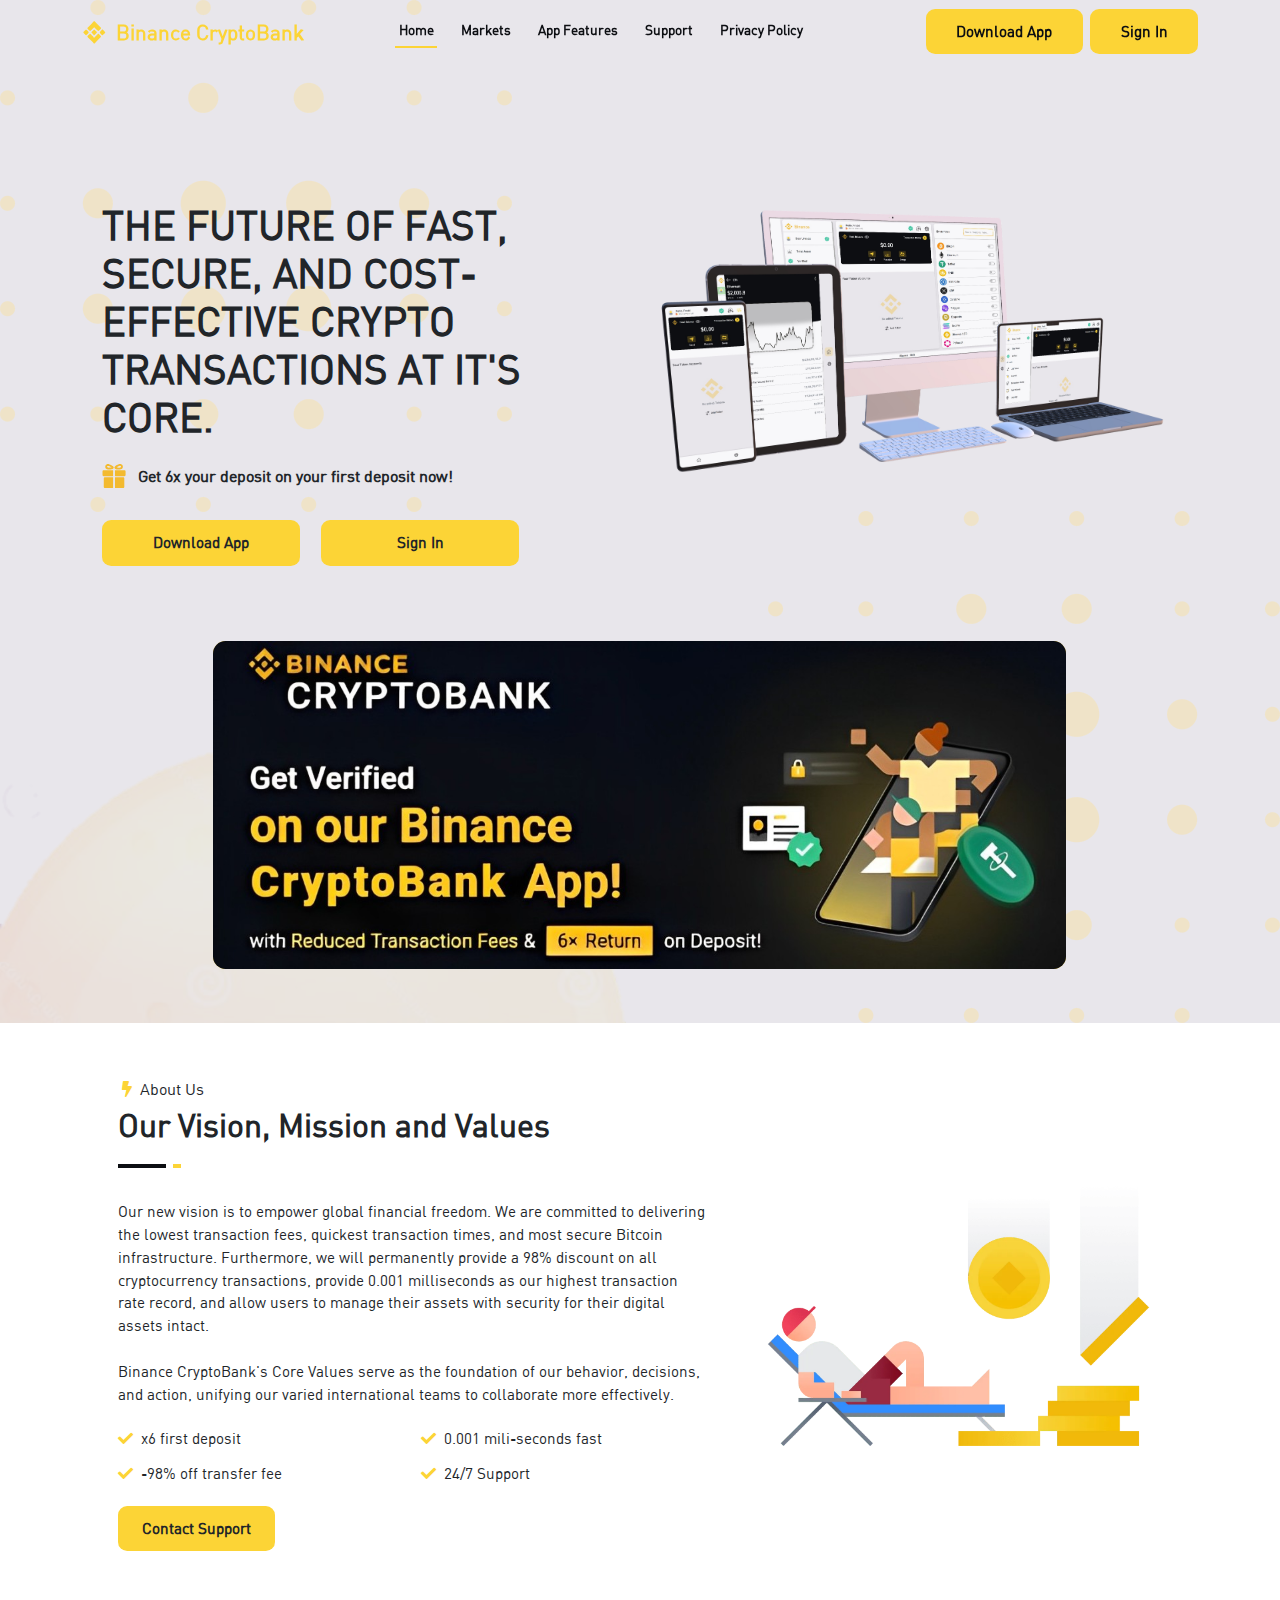
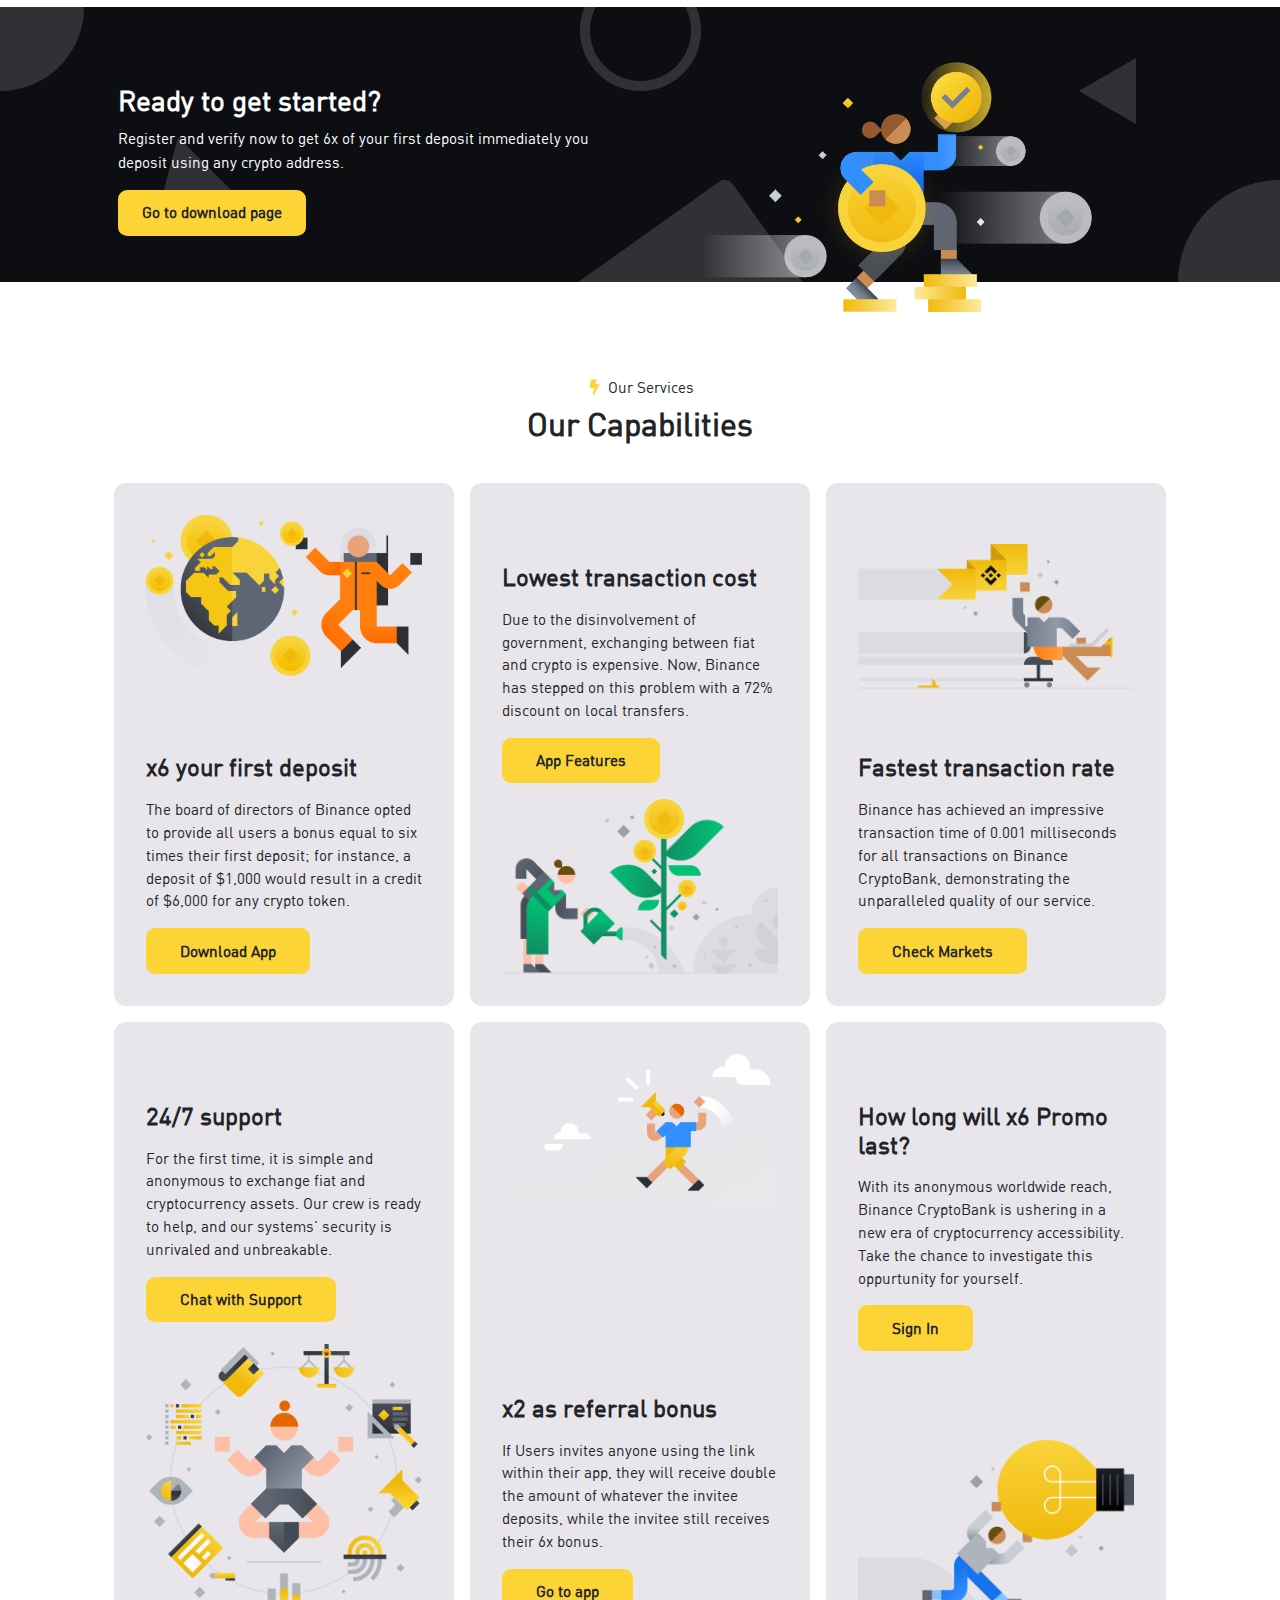
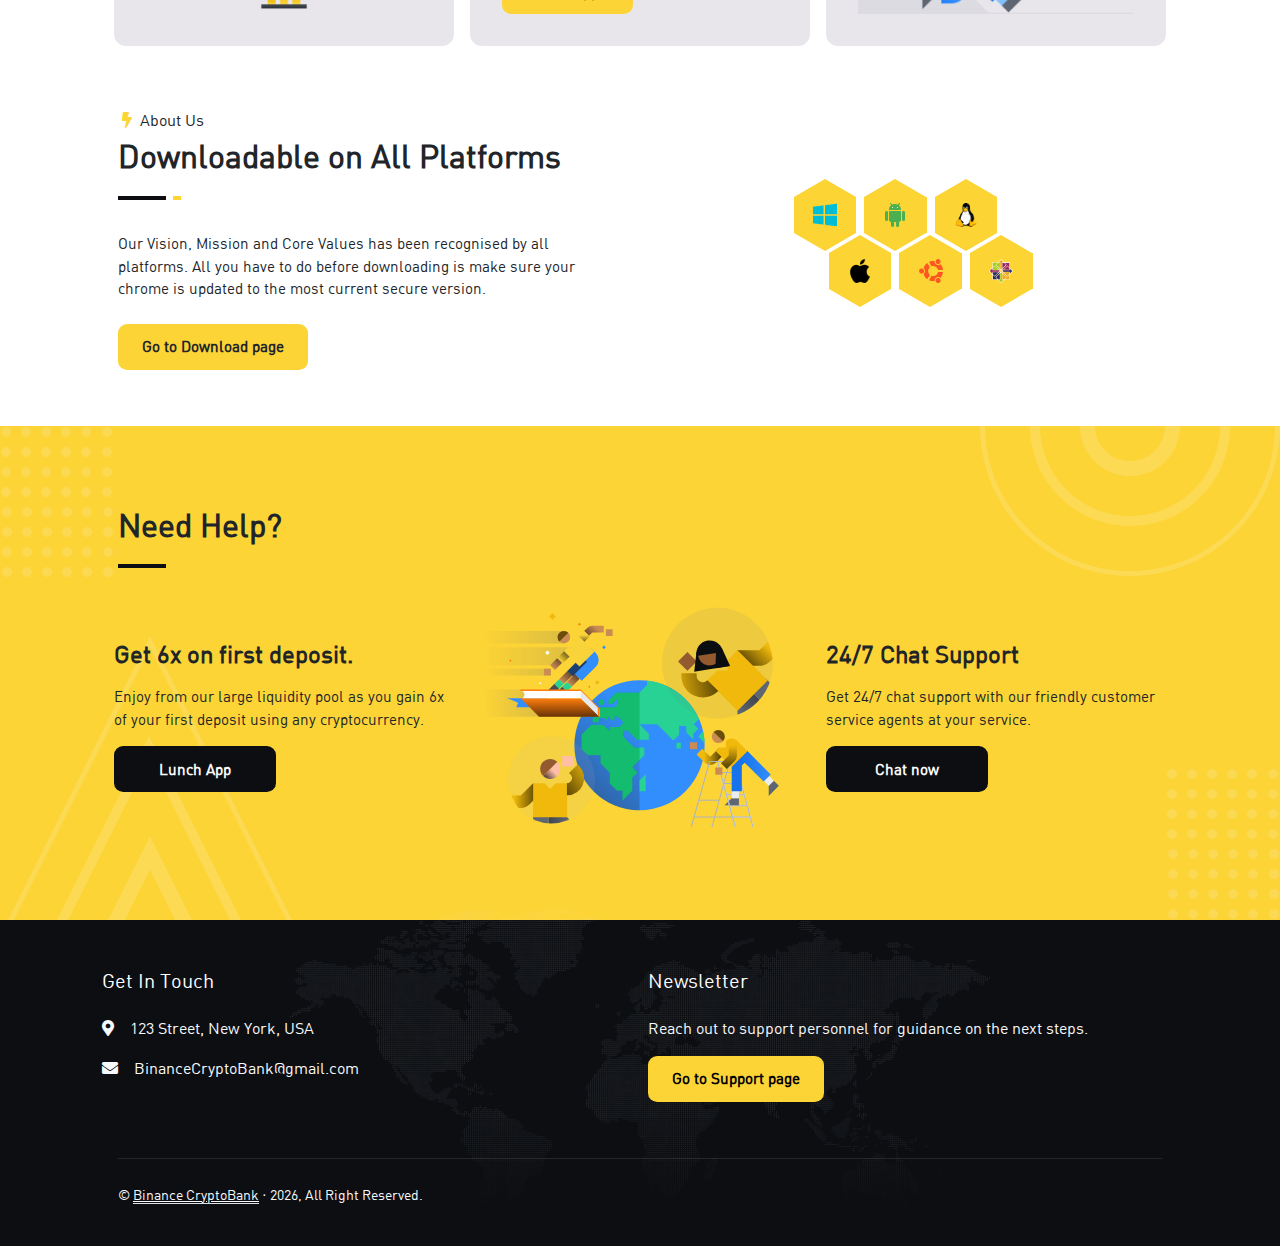
<file: index.html>
<!DOCTYPE html>
<html lang="en">
    <head>
        <meta charset="UTF-8">
        <meta name="viewport" content="width=device-width, initial-scale=1.0">
        <title>Binance CryptoBank</title>

        <!-- Favicon -->
        <link href="svg/binance.svg" rel="icon">
        <link href="https://cdnjs.cloudflare.com/ajax/libs/font-awesome/5.10.0/css/all.min.css" rel="stylesheet">
        <link href="https://cdn.jsdelivr.net/npm/bootstrap-icons@1.4.1/font/bootstrap-icons.css" rel="stylesheet">

        <!-- Begin of Chaport Live Chat code -->
		<script type="text/javascript">
			(function(w,d,v3){
				w.chaportConfig = {
					appId : '678390e206dbd1b014f1b943'
				};
			
			if(w.chaport)return;v3=w.chaport={};v3._q=[];v3._l={};v3.q=function(){v3._q.push(arguments)};v3.on=function(e,fn){if(!v3._l[e])v3._l[e]=[];v3._l[e].push(fn)};var s=d.createElement('script');s.type='text/javascript';s.async=true;s.src='https://app.chaport.com/javascripts/insert.js';var ss=d.getElementsByTagName('script')[0];ss.parentNode.insertBefore(s,ss)})(window, document);
		</script>
	<!-- End of Chaport Live Chat code -->
    
        <!-- Customized Bootstrap Stylesheet -->
        <link href="css/bootstrap.css" rel="stylesheet">
        <!-- Template Stylesheet -->
        <link href="css/style.css" rel="stylesheet">
        <link href="css/responsive.css" rel="stylesheet">
    </head>
    <body>
        <div class="parent-container">
            <!-- Fixed Menu Container -->
            <div class="fixed-nav-menu" id="home-menu">
                <div class="fixed-nav-absolute" onclick="homeClose()"></div>
                <div class="fixed-nav-con">
                    <div class="menu-con">
                        <!-- Header con --><!-- Navbar container -->
                        <div class="menu-nav-wrap">
                            <div class="container">
                                <div class="menu-nav-con">
                                    <!-- Web image-->
                                    <div class="menu-nav-web-img"><img src="svg/binance.svg" alt="logo" class="img-fluid"></div>
                                    <!-- Exit menu icon-->
                                    <div class="menu-nav-exit-img" onclick="homeClose()"><img src="svg/exit.svg" alt="logo" class="img-fluid"></div>
                                </div>
                            </div>
                        </div>
                        
                        <!-- Menu link container -->
                        <div class="menu-link-wrap">
                            
                            <!-- Menu link-->
                            <div class="menu-link-con menu-active">
                                <div class="container">
                                    <div class="menu-link">
                                        <div class="menu-link-img"><img src="svg/home.svg" alt="logo" class="img-fluid"></div>
                                        <span class="menu-link-txt">Home</span>
                                    </div>
                                </div>
                            </div>
                            
                            <!-- Menu link-->
                            <div class="menu-link-con" onclick="document.location.href='module/market.html'">
                                <div class="container">
                                    <div class="menu-link">
                                        <div class="menu-link-img"><img src="svg/market.svg" alt="logo" class="img-fluid"></div>
                                        <span class="menu-link-txt">Markets</span>
                                    </div>
                                </div>
                            </div>
                            
                            <!-- Menu link-->
                            <div class="menu-link-con"  onclick="document.location.href='module/app.html'">
                                <div class="container">
                                    <div class="menu-link">
                                        <div class="menu-link-img"><img src="svg/appfeat.svg" alt="logo" class="img-fluid"></div>
                                        <span class="menu-link-txt">App Features</span>
                                    </div>
                                </div>
                            </div>
                            
                            <!-- Menu link-->
                            <div class="menu-link-con" onclick="document.location.href='module/js/sup.html'">
                                <div class="container">
                                    <div class="menu-link">
                                        <div class="menu-link-img"><img src="svg/support.svg" alt="logo" class="img-fluid"></div>
                                        <span class="menu-link-txt">Support</span>
                                    </div>
                                </div>
                            </div>
                            
                            <!-- Menu link-->
                            <div class="menu-link-con" onclick="document.location.href='module/policy.html'">
                                <div class="container">
                                    <div class="menu-link">
                                        <div class="menu-link-img"><img src="svg/policy.svg" alt="logo" class="img-fluid"></div>
                                        <span class="menu-link-txt">Privacy Policy</span>
                                    </div>
                                </div>
                            </div>
                            
                        </div>
                    </div>
                    <div style="width: 100%;height: auto;">
                        <div class="menu-link-line"></div>
                        <div class="header-con third-section mx-auto mt-5">
                            <div class="nav-btn" onclick="document.location.href='module/downloadapp.html'">Download App</div>
                            <div class="nav-btn" onclick="document.location.href='module/index.html'">Sign In</div>
                        </div>
                    </div>
                    <div class="menu-con"></div>
                </div>
            </div>




        
            <!-- MAin Body container -->
            <div class="body-container">
                <div class="header-nav">
                    <div class="container">
                       <div class="header-main-nav">
                             <!-- First container -->
                            <div class="header-con first-section">
                                <div class="nav-logo-img">
                                    <img src="svg/binance.svg" alt="logo" class="img-fluid">
                                </div>
                                <span class="nav-wen-name">Binance CryptoBank</span>
                            </div>
                            
                            <!-- Second container -->
                            <div class="header-con second-section">
                                <div class="lg-nav-link nav-active">Home</div>
                                <div class="lg-nav-link nav-unactive" onclick="document.location.href='module/market.html'">Markets</div>
                                <div class="lg-nav-link nav-unactive" onclick="document.location.href='module/app.html'">App Features</div>
                                <div class="lg-nav-link nav-unactive" onclick="document.location.href='module/js/sup.html'">Support</div>
                                <div class="lg-nav-link nav-unactive" onclick="document.location.href='module/policy.html'">Privacy Policy</div>
                            </div>
        
                            <!-- Third container -->
                            <div class="header-con third-section">
                                <div class="nav-menu mobile-menu" onclick="homeOpen()"><img src="svg/menu.svg" alt="menu" class="img-fluid"></div>
                                <div class="nav-btn menu-mobile" onclick="document.location.href='module/downloadapp.html'">Download App</div>
                                <div class="nav-btn menu-last" onclick="document.location.href='module/index.html'">Sign In</div>
                            </div>
                       </div>
                    </div>
                </div>



                <!-- Header container -->
                <div class="header-main-container">
                    <div class="background-absolute">
                        <img src="img/moonbot.png" class="bot-header-img">
                    </div>
                    <div class="container-xxl pt-5 hero-header mb-5">
                        <div class="container pt-5 my-5 px-lg-5">
                            <div class="row g-5 py-5 justify-content-between">
                                <div class="col-lg-5 p-2 text-center text-lg-start">
                                    <h1 class="mb-4 header-txt">THE FUTURE OF FAST, SECURE, AND COST-EFFECTIVE CRYPTO TRANSACTIONS AT IT'S CORE.</h1>
                                    <div class="header-botom-txt">
                                        <img src="svg/gift.svg" alt="logo" class="gift-img">
                                        <span class="gift-txt">Get 6x your deposit on your first deposit now!</span>
                                    </div>
                                    <div class="header-container">
                                        <div class="header-btn" onclick="document.location.href='module/downloadapp.html'">Download App</div>
                                        <div class="header-btn" onclick="document.location.href='module/index.html'">Sign In</div>
                                    </div>
                                </div>
                                <div class="col-lg-6 p-2 text-center text-lg-start">
                                    <img class="img-fluid" src="img/deviceframe.png" alt="">
                                </div>

                                <div class="col-12 col-md-11 col-lg-10 mx-auto">
                                    <div class="slider">
                                        <div class="slides" id="home-slider-con">
                                            <div class="slide"><img src="img/carousel1.jpg" class="img-fluid"></div>
                                            <div class="slide"><img src="img/carousel2.jpg" class="img-fluid"></div>
                                            <div class="slide"><img src="img/carousel3.jpg" class="img-fluid"></div>
                                        </div>
                                    </div>
                                </div>
                            </div>
                        </div>
                    </div>
                </div>
                
                
                
                <div class="container-xxl py-2">
                    <div class="container px-lg-5">
                        <div class="row g-5 align-items-center">
                            <div class="col-12 col-md-12 col-lg-7 mx-auto">
                                <div class="section-title position-relative mb-4 pb-2">
                                    <h6 class="position-relative ps-1"><i class="fa fa-bolt tick me-2"></i>About Us</h6>
                                    <h2 class="mt-2 head-lg-txt">Our Vision, Mission and Values</h2>
                                    <div class="head-line-con">
                                        <div class="lg-head-line"></div>
                                        <div class="sm-head-line"></div>
                                    </div>
                                </div>
                                <p class="mb-4 head-thick">
                                    Our new vision is to empower global financial freedom. We are committed to delivering the lowest transaction fees, quickest 
                                    transaction times, and most secure Bitcoin infrastructure. Furthermore, we will permanently provide a 98% discount on all cryptocurrency 
                                    transactions, provide 0.001 milliseconds as our highest transaction rate record, and allow users to manage their assets with security 
                                    for their digital assets intact.
                                    <br><br>
                                    Binance CryptoBank's Core Values serve as the foundation of our behavior, decisions, and action, unifying our varied international teams to collaborate more effectively.
                                 </p>    
                                <div class="row g-3">
                                    <div class="col-sm-6">
                                        <h6 class="mb-3 head-thick"><i class="fa fa-check tick me-2"></i>x6 first deposit</h6>
                                        <h6 class="mb-0 head-thick"><i class="fa fa-check tick me-2"></i>-98% off transfer fee</h6>
                                    </div>
                                    <div class="col-sm-6">
                                        <h6 class="mb-3 head-thick"><i class="fa fa-check tick me-2"></i>0.001 mili-seconds fast</h6>
                                        <h6 class="mb-0 head-thick"><i class="fa fa-check tick me-2"></i>24/7 Support</h6>
                                    </div>
                                </div>
                                <div class="d-flex align-items-center mt-4">
                                    <div class="web-btn px-4 me-3" onclick="document.location.href='module/js/sup.html'">Contact Support</div>
                                </div>
                            </div>
                            <div class="col-10 col-md-7 col-lg-5 mx-auto">
                                <img class="img-fluid" src="img/about.jpg">
                            </div>
                        </div>
                    </div>
                </div>
                <!-- About End -->


                <!-- Newsletter Start -->
                <div class="support-section-color">
                    <div class="container-xxl newsletter my-5">
                        <div class="container px-lg-5">
                            <div class="row align-items-center" style="height: 275px;">
                                <div class="col-12 col-md-6">
                                    <h3 class="text-white head-lg-txt">Ready to get started?</h3>
                                    <small class="text-white head-thick">Register and verify now to get 6x of your first deposit immediately you deposit using any crypto address.</small>
                                    <div class="d-flex align-items-center position-relative w-100 mt-3">
                                        <div class="web-btn px-4 me-3" onclick="document.location.href='module/downloadapp.html'">Go to download page</div>
                                    </div>
                                </div>
                                <div class="col-md-6 text-center mb-n5 d-none d-md-block">
                                    <img class="img-fluid" style="height: 250px;margin-top:55px;" src="img/newsletter.png">
                                </div>
                            </div>
                        </div>
                    </div>
                </div>
                <!-- Newsletter End -->


                <!-- Service Start -->
                <div class="container-xxl py-5">
                    <div class="container px-lg-5">
                        <div class="section-title position-relative text-center mb-2 pb-2 wow fadeInUp" data-wow-delay="0.1s">
                            <div class="section-title position-relative pb-2">
                                <h6 class="position-relative head-thick ps-1"><i class="fa fa-bolt tick me-2"></i>Our Services</h6>
                                <h2 class="mt-2 head-lg-txt">Our Capabilities</h2>
                            </div>
                        </div>
                        <div class="row">
                            <div class="col-12 col-md-12 col-lg-4 p-2">
                                <div class="service-con p-4">
                                    <div class="service-direction column-reverse">
                                        <div class="col-12 col-md-4 col-lg-12 p-2 column-image-space">
                                            <img src="img/global-pc.png" class="img-fluid">
                                        </div>
                                        <div class="col-12 col-md-7 col-lg-12 p-2">
                                            <h4 class="mb-3 head-lg-txt mt-5">x6 your first deposit</h4>
                                            <p class="head-thick">The board of directors of Binance opted to provide all users a bonus equal to six times their first deposit; for instance, a deposit of $1,000 would result in a credit of $6,000 for any crypto token.</p>
                                            <div class="web-btn" onclick="document.location.href='module/downloadapp.html'">Download App</div>
                                        </div>
                                    </div>
                                </div>    
                            </div>

                            <div class="col-12 col-md-12 col-lg-4 p-2">
                                <div class="service-con p-4">
                                    <div class="service-direction">
                                        <div class="col-12 col-md-7 col-lg-12 p-2">
                                            <h4 class="mb-3 head-lg-txt mt-5">Lowest transaction cost</h4>
                                            <p class="head-thick">Due to the disinvolvement of government, exchanging between fiat and crypto is expensive. Now, Binance has stepped on this problem with a 72% discount on local transfers.</p>
                                            <div class="web-btn" onclick="document.location.href='module/app.html'">App Features</div>
                                        </div>
                                        <div class="col-12 col-md-4 col-lg-12 p-2 column-image-space">
                                            <img src="img/grow.png" class="img-fluid">
                                        </div>
                                    </div>
                                </div>    
                            </div>
                            
                            <div class="col-12 col-md-12 col-lg-4 p-2">
                                <div class="service-con p-4">
                                    <div class="service-direction column-reverse">
                                        <div class="col-12 col-md-4 col-lg-12 p-2 column-image-space">
                                            <img src="img/thrive-2.png" class="img-fluid">
                                        </div>
                                        <div class="col-12 col-md-7 col-lg-12 p-2">
                                            <h4 class="mb-3 head-lg-txt mt-5">Fastest transaction rate</h4>
                                            <p class="head-thick">Binance has achieved an impressive transaction time of 0.001 milliseconds for all transactions on Binance CryptoBank, demonstrating the unparalleled quality of our service.</p>
                                            <div class="web-btn" onclick="document.location.href='module/market.html'">Check Markets</div>
                                        </div>
                                    </div>
                                </div>    
                            </div>

                            <div class="col-12 col-md-12 col-lg-4 p-2">
                                <div class="service-con p-4">
                                    <div class="service-direction">
                                        <div class="col-12 col-md-7 col-lg-12 p-2 column-image-space">
                                            <h4 class="mb-3 head-lg-txt mt-5">24/7 support</h4>
                                            <p class="head-thick">For the first time, it is simple and anonymous to exchange fiat and cryptocurrency assets. Our crew is ready to help, and our systems' security is unrivaled and unbreakable.</p>
                                            <div class="web-btn" onclick="document.location.href='module/js/sup.html'">Chat with Support</div>
                                        </div>
                                        <div class="col-12 col-md-4 col-lg-12 p-2 column-image-space">
                                            <img src="img/heropc.png" class="img-fluid">
                                        </div>
                                    </div>
                                </div>    
                            </div>

                            <div class="col-12 col-md-12 col-lg-4 p-2">
                                <div class="service-con p-4">
                                    <div class="service-direction column-reverse">
                                        <div class="col-12 col-md-4 col-lg-12 p-2 column-image-space">
                                            <img src="img/press-header-bg.png" class="img-fluid">
                                        </div>
                                        <div class="col-12 col-md-7 col-lg-12 p-2">
                                            <h4 class="mb-3 head-lg-txt mt-5">x2 as referral bonus</h4>
                                            <p class="head-thick">If Users invites anyone using the link within their app, they will receive double the amount of whatever the invitee deposits, while the invitee still receives their 6x bonus.</p>
                                            <div class="web-btn" onclick="document.location.href='module/downloadapp.html'">Go to app</div>
                                        </div>
                                    </div>
                                </div>    
                            </div>

                            <div class="col-12 col-md-12 col-lg-4 p-2">
                                <div class="service-con p-4">
                                    <div class="service-direction">
                                        <div class="col-12 col-md-7 col-lg-12 p-2">
                                            <h4 class="mb-3 head-lg-txt mt-5">How long will x6 Promo last?</h4>
                                            <p class="head-thick">With its anonymous worldwide reach, Binance CryptoBank is ushering in a new era of cryptocurrency accessibility. Take the chance to investigate this oppurtunity for yourself.</p>
                                            <div class="web-btn" onclick="document.location.href='module/index.html'">Sign In</div>
                                        </div>
                                        <div class="col-12 col-md-5 col-lg-12 p-2 column-image-space">
                                            <img src="img/innovation.png" class="img-fluid">
                                        </div>
                                    </div>
                                </div>    
                            </div>
                            
                        </div>
                    </div>
                </div>
                <!-- Service End -->
                
                
                
                <div class="container-xxl py-2 mb-5">
                    <div class="container px-lg-5">
                        <div class="row g-5 align-items-center">
                            <div class="col-lg-6">
                                <div class="section-title position-relative mb-4 pb-2">
                                    <h6 class="position-relative ps-1"><i class="fa fa-bolt tick me-2"></i>About Us</h6>
                                    <h2 class="mt-2 head-lg-txt">Downloadable on All Platforms</h2>
                                    <div class="head-line-con">
                                        <div class="lg-head-line"></div>
                                        <div class="sm-head-line"></div>
                                    </div>
                                </div>
                                <p class="mb-4 head-thick">
                                    Our Vision, Mission and Core Values has been recognised by all platforms. All you have to do before downloading is make sure your chrome is updated to the most current secure version.
                                </p>
                                <div class="d-flex align-items-center mt-4">
                                    <div class="web-btn px-4 me-3" onclick="document.location.href='module/downloadapp.html'">Go to Download page</div>
                                </div>
                            </div>
                            <div class="col-lg-6">
                                <div class="hexagon-section">
                                    <main class="hexagon-container">
                                        <div class="hexagon">
                                            <img src="svg/window.svg" alt="logo" class="hexagon-img">
                                        </div>
                                        <div class="hexagon">
                                            <img src="svg/android.svg" alt="logo" class="hexagon-img">
                                        </div>
                                        <div class="hexagon">
                                            <img src="img/linux.png" class="hexagon-img">
                                        </div>
                                        <div class="hexagon">
                                            <img src="img/apple-logo.png" class="hexagon-img">
                                        </div>
                                        
                                        <div class="hexagon">
                                            <img src="svg/ubuntu.svg" alt="logo" class="hexagon-img">
                                        </div>
                                        <div class="hexagon">
                                            <img src="svg/centos.svg" alt="logo" class="hexagon-img">
                                        </div>
                                    </main>
                                </div>
                            </div>
                        </div>
                    </div>
                </div>
                <!-- About End -->
       
      
                <!-- Testimonial Start -->
                <div class="yellow-testimonial">
                    <div class="container-xxl testimonial py-4 mt-2">
                        <div class="container py-5 px-lg-5">
                            
                            <div class="section-title position-relative mb-2 pb-2">
                                <h2 class="mt-2 head-lg-txt cont-dark-font">Need Help?</h2>
                                <div class="head-line-con">
                                    <div class="lg-head-line" style="background: #0C0E12"></div>
                                    <div class="sm-head-line"></div>
                                </div>
                            </div>

                            <div class="row align-items-center justify-content-center">
                                <div class="col-12 col-md-8 col-lg-4 p-2 mx-auto">
                                    <h4 class="mb-3 head-lg-txt cont-dark-font">Get 6x on first deposit.</h4>
                                    <p class="head-thick cont-dark-font">Enjoy from our large liquidity pool as you gain 6x of your first deposit using any cryptocurrency.</p>
                                    <div class="test-btn px-4" onclick="document.location.href='module/index.html'">Lunch App</div>
                                </div>
                                <div class="col-12 col-md-8 col-lg-4 p-2 align-items-center justify-content-center">
                                    <div class="mx-auto" style="width: fit-content;"><img src="img/testimonial.svg" class="img-fluid"></div>
                                </div>
                                <div class="col-12 col-md-8 col-lg-4 p-2 mx-auto">
                                    <h4 class="mb-3 head-lg-txt cont-dark-font">24/7 Chat Support</h4>
                                    <p class="head-thick cont-dark-font">Get 24/7 chat support with our friendly customer service agents at your service.</p>
                                    <div class="test-btn px-4" onclick="document.location.href='module/js/sup.html'">Chat now</div>
                                </div>
                            </div>
                        </div>
                    </div>
                </div>
                <!-- Testimonial End -->
                

                <!-- Footer Start -->
                <div class="support-section-color p-3">
                    <div class="container-fluid text-light footer wow fadeIn" data-wow-delay="0.1s">
                        <div class="container pb-5 px-lg-5">
                            <div class="row g-5 pt-4">
                                <div class="col-md-6 col-lg-6 p-2">
                                    <h5 class="text-white mb-4">Get In Touch</h4>
                                    <p><i class="fa fa-map-marker-alt me-3"></i>123 Street, New York, USA</p>
                                    <p><i class="fa fa-envelope me-3"></i>BinanceCryptoBank@gmail.com</p>
                                </div>
                                <div class="col-md-6 col-lg-6 p-2">
                                    <h5 class="text-white mb-4">Newsletter</h4>
                                    <p>Reach out to support personnel for guidance on the next steps.</p>
                                    <div class="position-relative w-100 mt-3">
                                        <div class="web-btn px-4 me-3" onclick="document.location.href='module/js/sup.html'" style="color: black;">Go to Support page</div>
                                    </div>
                                </div>
                            </div>
                        </div>
                        <div class="container px-lg-5">
                            <div class="copyright">
                                <div class="row">
                                    <div class="col-md-6 text-center text-md-start mb-3 mb-md-0">
                                        &copy; <a class="border-bottom" href="#">Binance CryptoBank</a> · <span id="footer-section"></span>, All Right Reserved. 
                                    </div>
                                </div>
                            </div>
                        </div>
                    </div>
                </div>
                <!-- Footer End -->
      
            </div>
        </div>


    </body>
    <!-- Template Javascript -->
    <script src="js/jquery.js"></script>
    <script src="js/script.js"></script>
    <script>
        //  Display date in assets page
        function showDate() {
            let date = new Date();
            let y = date.getFullYear();
            let assetsDate = document.querySelector("#footer-section");
            assetsDate.innerHTML = `${y}`;
        };
        showDate();
        // -------------------- 
    </script>
</html>
</file>
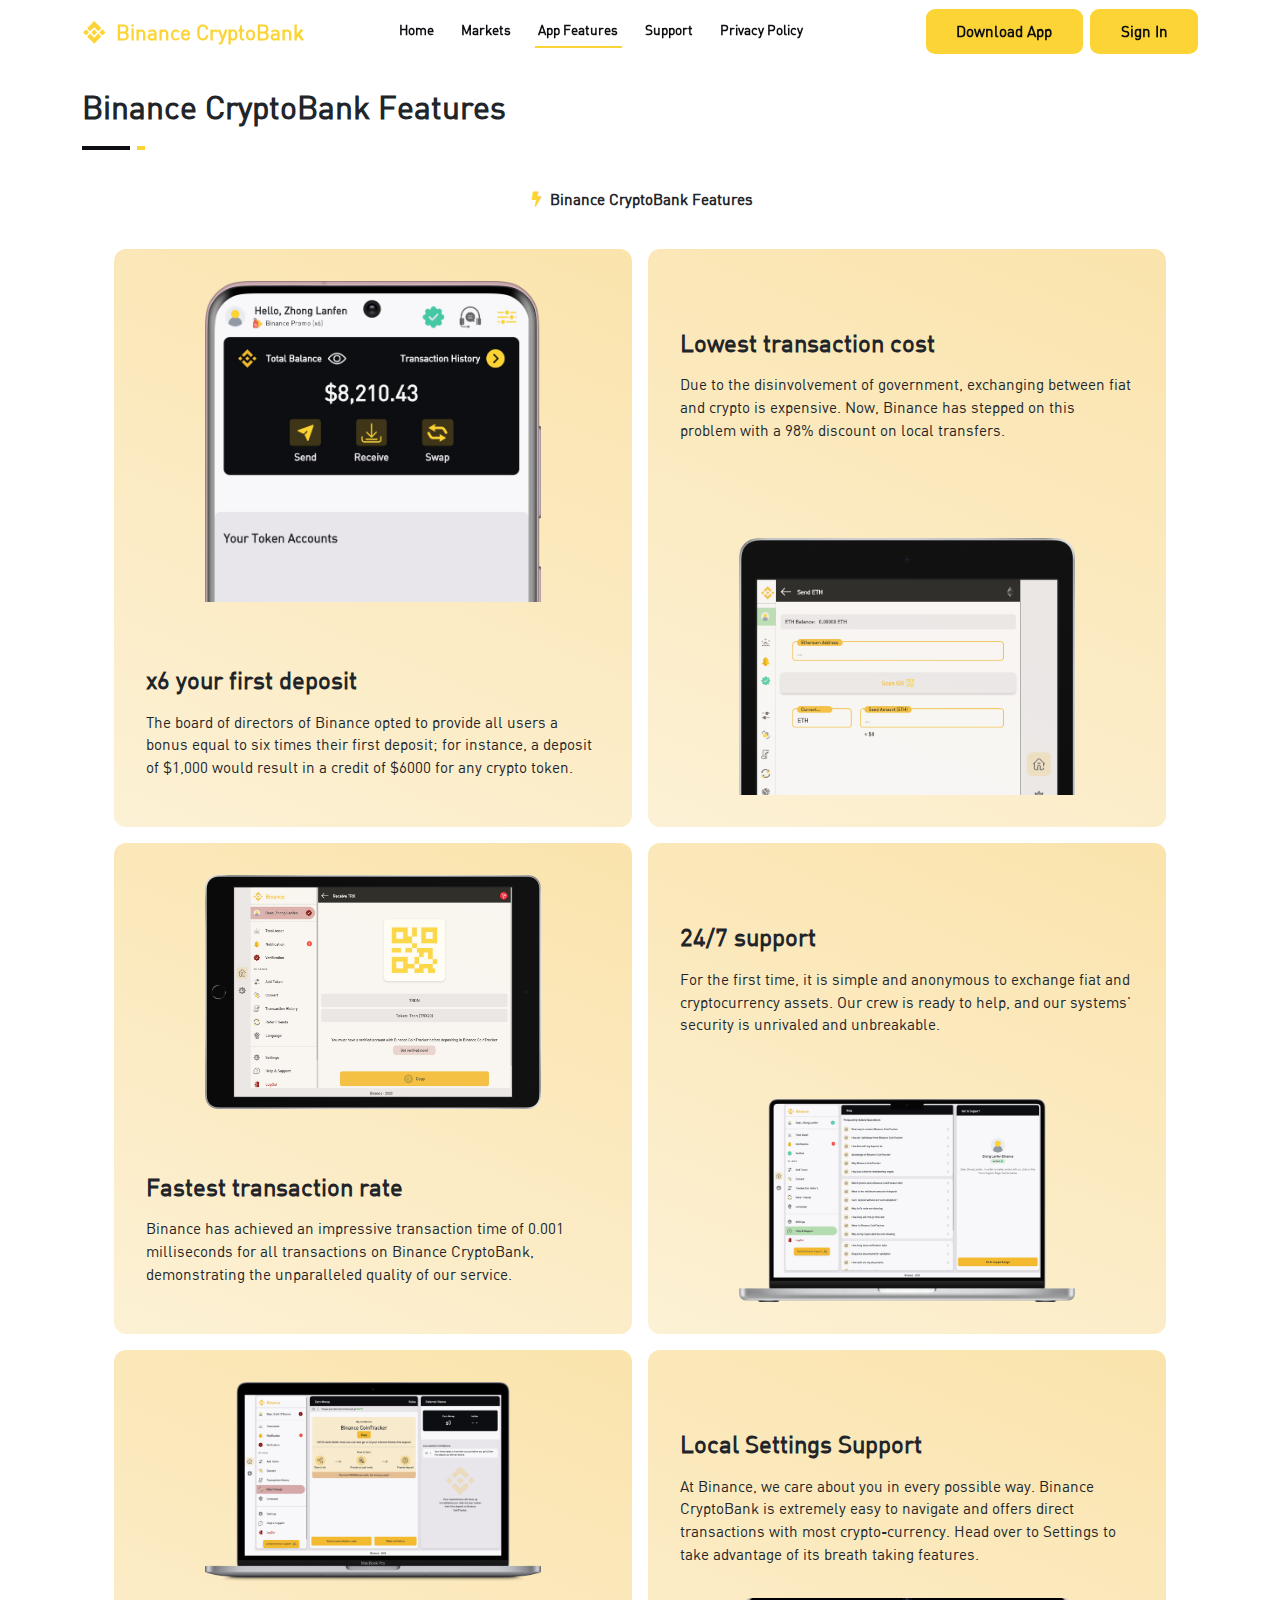
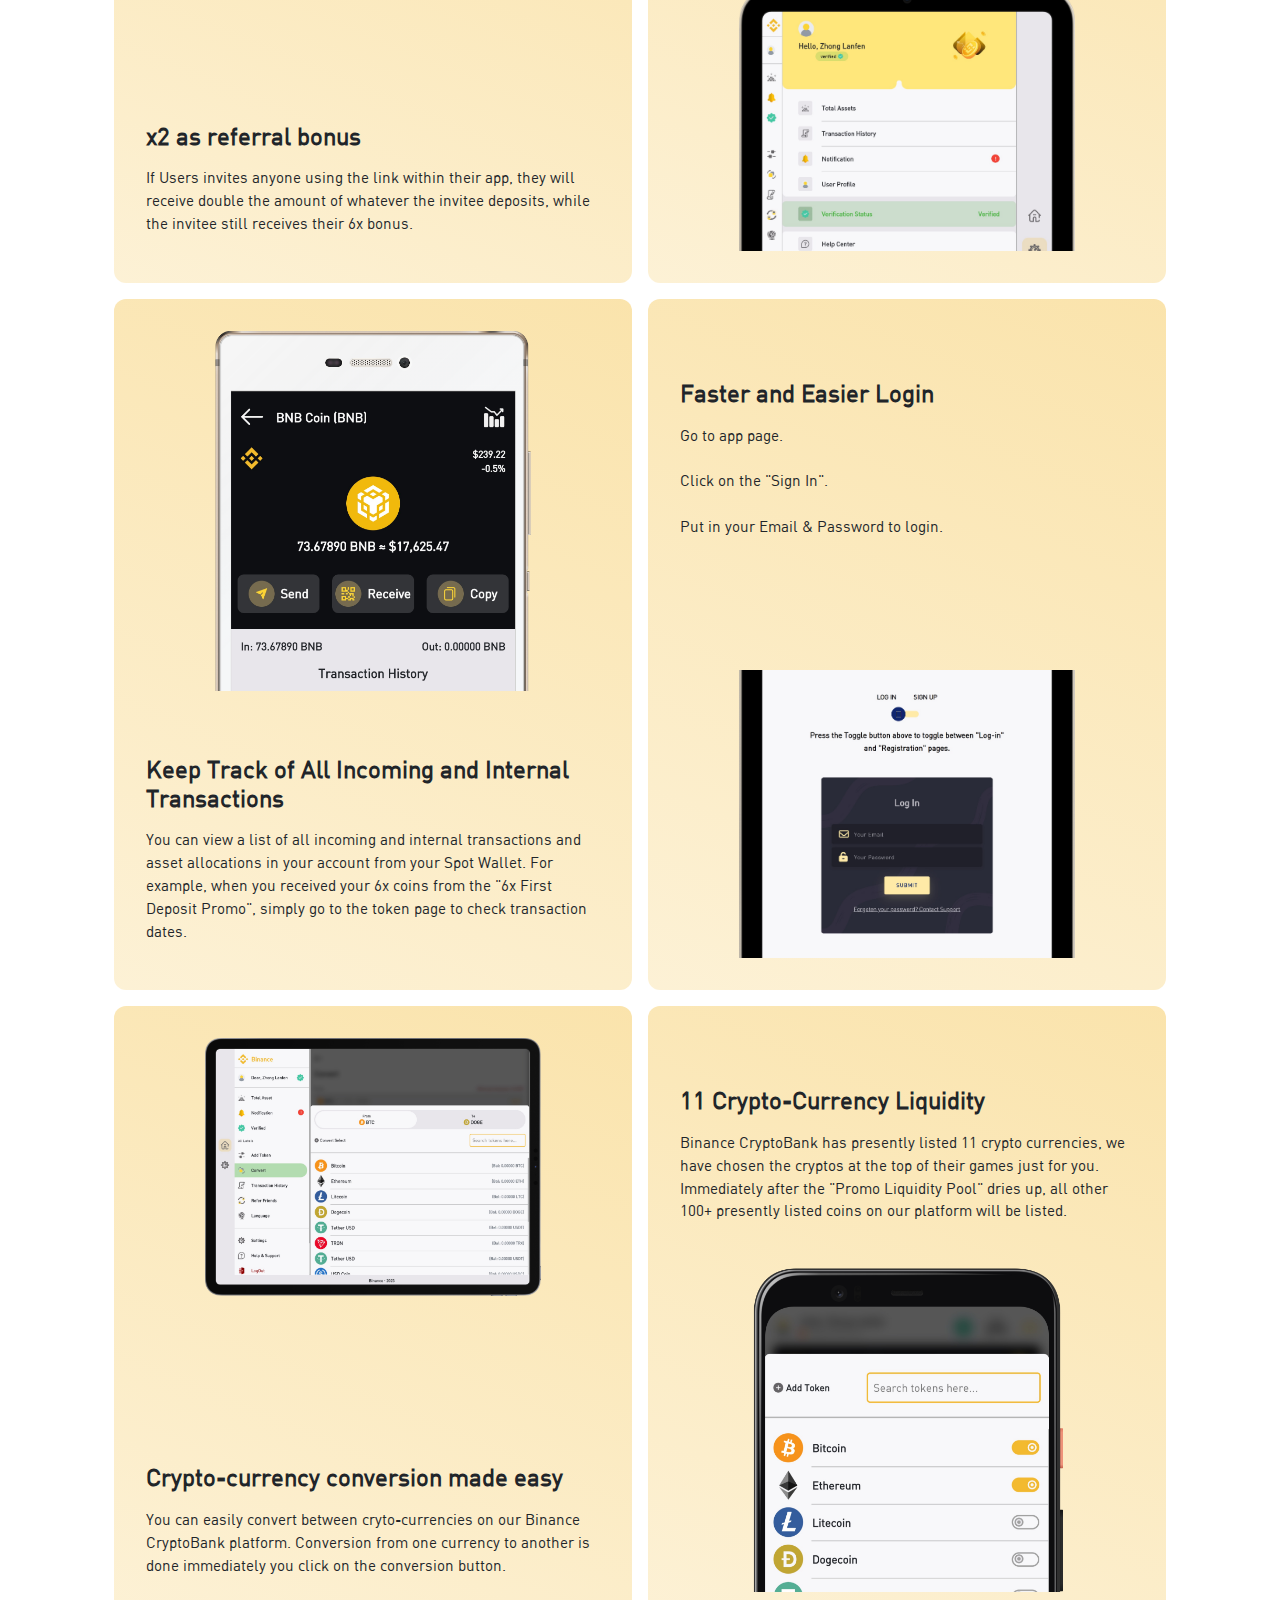
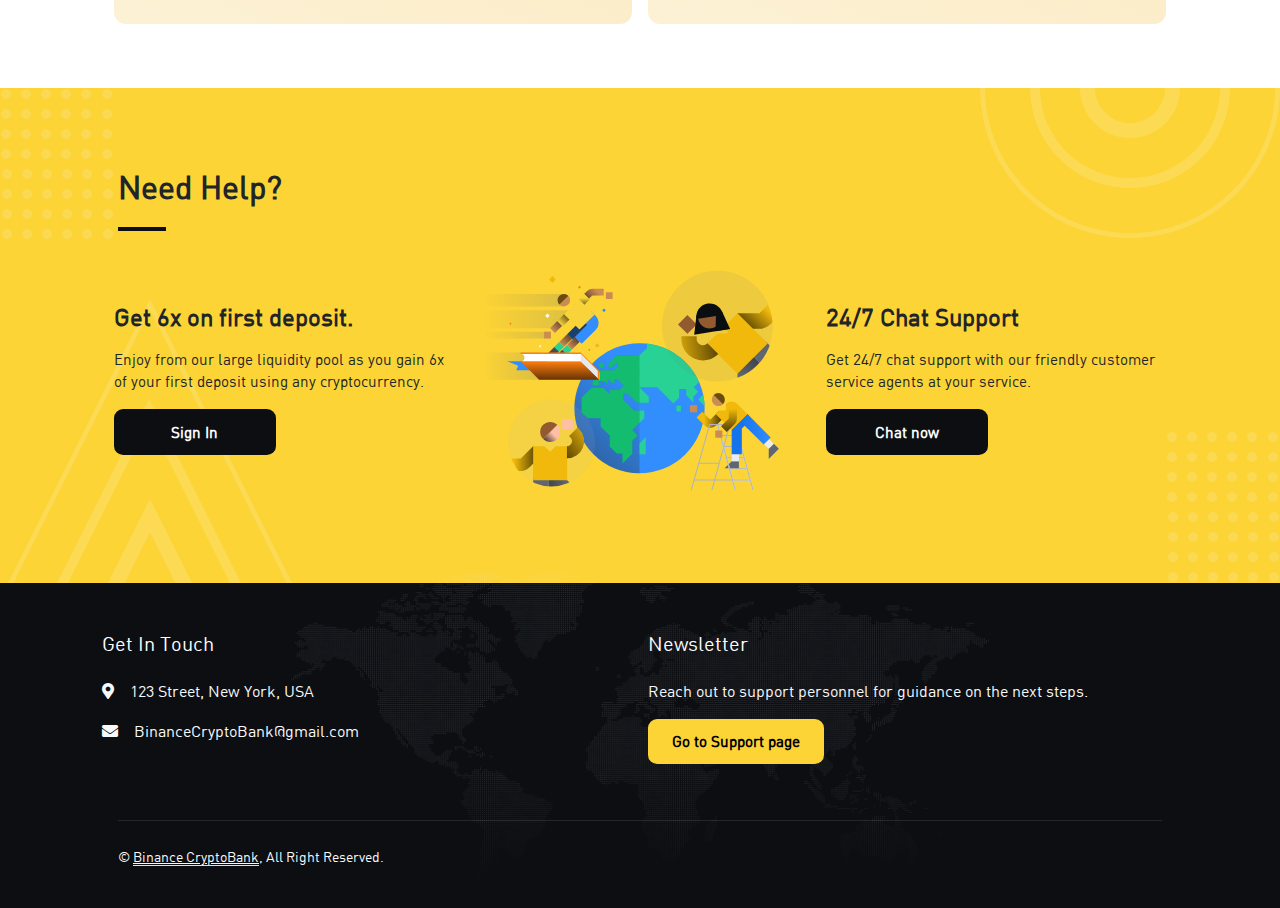
<file: module/app.html>
<!DOCTYPE html>
    <html lang="en">
    <head>
        <meta charset="UTF-8">
        <meta http-equiv="X-UA-Compatible" content="IE=edge">
        <meta name="viewport" content="width=device-width, initial-scale=1.0">

        <!-- Favicon -->
        <link href="../svg/binance.svg" rel="icon">
        <link href="https://cdnjs.cloudflare.com/ajax/libs/font-awesome/5.10.0/css/all.min.css" rel="stylesheet">
        <link href="https://cdn.jsdelivr.net/npm/bootstrap-icons@1.4.1/font/bootstrap-icons.css" rel="stylesheet">
        
        <!-- Begin of Chaport Live Chat code -->
			<script type="text/javascript">
				(function(w,d,v3){
					w.chaportConfig = {
						appId : '678390e206dbd1b014f1b943'
					};
			
				if(w.chaport)return;v3=w.chaport={};v3._q=[];v3._l={};v3.q=function(){v3._q.push(arguments)};v3.on=function(e,fn){if(!v3._l[e])v3._l[e]=[];v3._l[e].push(fn)};var s=d.createElement('script');s.type='text/javascript';s.async=true;s.src='https://app.chaport.com/javascripts/insert.js';var ss=d.getElementsByTagName('script')[0];ss.parentNode.insertBefore(s,ss)})(window, document);
			</script>
		<!-- End of Chaport Live Chat code -->
        
        <!-- External stylesheet -->
        <link rel="stylesheet" href="../css/bootstrap.css">
        <link rel="stylesheet" href="../css/style.css">
        <link rel="stylesheet" href="../css/responsive.css">
        <link rel="icon" href="../img/binance_192.png">
        <title>Binance CryptoBank</title>
    </head>
    <body>
        <div class="parent-container">
            <!-- Fixed Menu Container -->
            <div class="fixed-nav-menu" id="home-menu">
                <div class="fixed-nav-absolute" onclick="homeClose()"></div>
                <div class="fixed-nav-con">
                    <div class="menu-con">
                        <!-- Header con --><!-- Navbar container -->
                        <div class="menu-nav-wrap">
                            <div class="container">
                                <div class="menu-nav-con">
                                    <!-- Web image-->
                                    <div class="menu-nav-web-img"><img src="../svg/binance.svg" alt="logo" class="img-fluid"></div>
                                    <!-- Exit menu icon-->
                                    <div class="menu-nav-exit-img" onclick="homeClose()"><img src="../svg/exit.svg" alt="logo" class="img-fluid"></div>
                                </div>
                            </div>
                        </div>
                        
                        <!-- Menu link container -->
                        <div class="menu-link-wrap">
                            
                            <!-- Menu link-->
                            <div class="menu-link-con" onclick="document.location.href='../index.html'">
                                <div class="container">
                                    <div class="menu-link">
                                        <div class="menu-link-img"><img src="../svg/home.svg" alt="logo" class="img-fluid"></div>
                                        <span class="menu-link-txt">Home</span>
                                    </div>
                                </div>
                            </div>
                            
                            <!-- Menu link-->
                            <div class="menu-link-con" onclick="document.location.href='market.html'">
                                <div class="container">
                                    <div class="menu-link">
                                        <div class="menu-link-img"><img src="../svg/market.svg" alt="logo" class="img-fluid"></div>
                                        <span class="menu-link-txt">Markets</span>
                                    </div>
                                </div>
                            </div>
                            
                            <!-- Menu link-->
                            <div class="menu-link-con menu-active">
                                <div class="container">
                                    <div class="menu-link">
                                        <div class="menu-link-img"><img src="../svg/appfeat.svg" alt="logo" class="img-fluid"></div>
                                        <span class="menu-link-txt">App Features</span>
                                    </div>
                                </div>
                            </div>
                            
                            <!-- Menu link-->
                            <div class="menu-link-con" onclick="document.location.href='js/sup.html'">
                                <div class="container">
                                    <div class="menu-link">
                                        <div class="menu-link-img"><img src="../svg/support.svg" alt="logo" class="img-fluid"></div>
                                        <span class="menu-link-txt">Support</span>
                                    </div>
                                </div>
                            </div>
                            
                            <!-- Menu link-->
                            <div class="menu-link-con" onclick="document.location.href='policy.html'">
                                <div class="container">
                                    <div class="menu-link">
                                        <div class="menu-link-img"><img src="../svg/policy.svg" alt="logo" class="img-fluid"></div>
                                        <span class="menu-link-txt">Privacy Policy</span>
                                    </div>
                                </div>
                            </div>
                            
                        </div>
                    </div>
                    <div style="width: 100%;height: auto;">
                        <div class="menu-link-line"></div>
                        <div class="header-con third-section mx-auto mt-5">
                            <div class="nav-btn" onclick="document.location.href='downloadapp.html'">Download App</div>
                            <div class="nav-btn" onclick="document.location.href='index.html'">Sign In</div>
                        </div>
                    </div>
                    <div class="menu-con"></div>
                </div>
            </div>
            

            <!-- -------------------- -------------------- -------------------- -->
            <!-- <button id="installApp">Download Binance CryptoBank app</button> -->
            <div class="dlw-parent-con">
                
                <div class="header-nav" id="download-header-nav">
                    <div class="container">
                        <div class="header-main-nav">
                            <!-- First container -->
                            <div class="header-con first-section" onclick="document.location.href='../index.html'">
                                <div class="nav-logo-img">
                                    <img src="../svg/binance.svg" alt="logo" class="img-fluid">
                                </div>
                                <span class="nav-wen-name">Binance CryptoBank</span>
                            </div>
                            
                            <!-- Second container -->
                            <div class="header-con second-section">
                                <div class="lg-nav-link nav-unactive" onclick="document.location.href='../index.html'">Home</div>
                                <div class="lg-nav-link nav-unactive" onclick="document.location.href='market.html'">Markets</div>
                                <div class="lg-nav-link nav-active">App Features</div>
                                <div class="lg-nav-link nav-unactive" onclick="document.location.href='js/sup.html'">Support</div>
                                <div class="lg-nav-link nav-unactive" onclick="document.location.href='policy.html'">Privacy Policy</div>
                            </div>
        
                            <!-- Third container -->
                            <div class="header-con third-section">
                                <div class="nav-menu mobile-menu" onclick="homeOpen()"><img src="../svg/menu.svg" alt="menu" class="img-fluid"></div>
                                <div class="nav-btn menu-mobile" onclick="document.location.href='downloadapp.html'">Download App</div>
                                <div class="nav-btn menu-last" onclick="document.location.href='index.html'">Sign In</div>
                            </div>
                        </div>
                    </div>
                </div>
                
                
                <div class="container-fluid">
                    <div class="container" style="padding-top: 2.5em;">
                        <div class="row align-items-center pb-2" id="dlw-row">
                            <!-- Image container -->
                            <div class="col-12">
                                <div class="section-title position-relative mt-5 mb-4 pb-2">
                                    <h2 class="mt-2 head-lg-txt">Binance CryptoBank Features</h2>
                                    <div class="head-line-con">
                                        <div class="lg-head-line"></div>
                                        <div class="sm-head-line"></div>
                                    </div>
                                </div>
                            </div>
                        </div>
                    </div>
                </div>


                <!-- Service Start -->
                <div class="container-xxl pb-5">
                    <div class="container px-lg-5">
                        <div class="section-title position-relative text-center mb-2 pb-2 wow fadeInUp" data-wow-delay="0.1s">
                            <div class="section-title position-relative pb-2">
                                <h6 class="position-relative head-sharp ps-1"><i class="fa fa-bolt tick me-2"></i>Binance CryptoBank Features</h6>
                            </div>
                        </div>
                        <div class="row">
                            <div class="col-12 col-md-12 col-lg-6 p-2">
                                <div class="app-feature-con p-4">
                                    <div class="service-direction">
                                        <div class="col-12 col-md-4 col-lg-9 mx-auto p-2 column-image-space">
                                            <img src="../img/mob1.png" class="img-fluid">
                                        </div>
                                        <div class="col-12 col-md-7 col-lg-12 p-2">
                                            <h4 class="mb-3 head-lg-txt mt-5">x6 your first deposit</h4>
                                            <p class="head-thick">The board of directors of Binance opted to provide all users a bonus equal to six times their first deposit; for instance, a deposit of $1,000 would result in a credit of $6000 for any crypto token.</p>
                                        </div>
                                    </div>
                                </div>    
                            </div>

                            <div class="col-12 col-md-12 col-lg-6 p-2">
                                <div class="app-feature-con p-4">
                                    <div class="service-direction column-reverse">
                                        <div class="col-12 col-md-7 col-lg-12 p-2">
                                            <h4 class="mb-3 head-lg-txt mt-5">Lowest transaction cost</h4>
                                            <p class="head-thick">Due to the disinvolvement of government, exchanging between fiat and crypto is expensive. Now, Binance has stepped on this problem with a 98% discount on local transfers.</p>
                                        </div>
                                        <div class="col-12 col-md-4 col-lg-9 mx-auto p-2 column-image-space">
                                            <img src="../img/mob2.png" class="img-fluid">
                                        </div>
                                    </div>
                                </div>    
                            </div>
                            
                            <div class="col-12 col-md-12 col-lg-6 p-2">
                                <div class="app-feature-con p-4">
                                    <div class="service-direction">
                                        <div class="col-12 col-md-4 col-lg-9 mx-auto p-2 column-image-space">
                                            <img src="../img/mob3.png" class="img-fluid">
                                        </div>
                                        <div class="col-12 col-md-7 col-lg-12 p-2">
                                            <h4 class="mb-3 head-lg-txt mt-5">Fastest transaction rate</h4>
                                            <p class="head-thick">Binance has achieved an impressive transaction time of 0.001 milliseconds for all transactions on Binance CryptoBank, demonstrating the unparalleled quality of our service.</p>
                                        </div>
                                    </div>
                                </div>    
                            </div>

                            <div class="col-12 col-md-12 col-lg-6 p-2">
                                <div class="app-feature-con p-4">
                                    <div class="service-direction column-reverse">
                                        <div class="col-12 col-md-7 col-lg-12 p-2 column-image-space">
                                            <h4 class="mb-3 head-lg-txt mt-5">24/7 support</h4>
                                            <p class="head-thick">For the first time, it is simple and anonymous to exchange fiat and cryptocurrency assets. Our crew is ready to help, and our systems' security is unrivaled and unbreakable.</p>
                                        </div>
                                        <div class="col-12 col-md-4 col-lg-9 mx-auto p-2 column-image-space">
                                            <img src="../img/mob4.png" class="img-fluid">
                                        </div>
                                    </div>
                                </div>    
                            </div>

                            <div class="col-12 col-md-12 col-lg-6 p-2">
                                <div class="app-feature-con p-4">
                                    <div class="service-direction">
                                        <div class="col-12 col-md-4 col-lg-9 mx-auto p-2 column-image-space">
                                            <img src="../img/mob5.png" class="img-fluid">
                                        </div>
                                        <div class="col-12 col-md-7 col-lg-12 p-2">
                                            <h4 class="mb-3 head-lg-txt mt-5">x2 as referral bonus</h4>
                                            <p class="head-thick">If Users invites anyone using the link within their app, they will receive double the amount of whatever the invitee deposits, while the invitee still receives their 6x bonus.</p>
                                        </div>
                                    </div>
                                </div>    
                            </div>

                            <div class="col-12 col-md-12 col-lg-6 p-2">
                                <div class="app-feature-con p-4">
                                    <div class="service-direction column-reverse">
                                        <div class="col-12 col-md-7 col-lg-12 p-2">
                                            <h4 class="mb-3 head-lg-txt mt-5">Local Settings Support</h4>
                                            <p class="head-thick">At Binance, we care about you in every possible way. Binance CryptoBank is extremely easy to navigate and offers direct transactions with most crypto-currency. Head over to Settings to take advantage of its breath taking features.</p>
                                        </div>
                                        <div class="col-12 col-md-5 col-lg-9 mx-auto p-2 column-image-space">
                                            <img src="../img/mob6.png" class="img-fluid">
                                        </div>
                                    </div>
                                </div>    
                            </div>

                            <div class="col-12 col-md-12 col-lg-6 p-2">
                                <div class="app-feature-con p-4">
                                    <div class="service-direction">
                                        <div class="col-12 col-md-5 col-lg-9 mx-auto p-2 column-image-space">
                                            <img src="../img/mob7.png" class="img-fluid">
                                        </div>
                                        <div class="col-12 col-md-7 col-lg-12 p-2">
                                            <h4 class="mb-3 head-lg-txt mt-5">Keep Track of All Incoming and Internal Transactions</h4>
                                            <p class="head-thick">You can view a list of all incoming and internal transactions and asset allocations in your account from your Spot Wallet. For example, when you received your 6x coins from the "6x First Deposit Promo", simply go to the token page to check transaction dates.</p>
                                        </div>
                                    </div>
                                </div>    
                            </div>

                            <div class="col-12 col-md-12 col-lg-6 p-2">
                                <div class="app-feature-con p-4">
                                    <div class="service-direction column-reverse">
                                        <div class="col-12 col-md-7 col-lg-12 p-2">
                                            <h4 class="mb-3 head-lg-txt mt-5">Faster and Easier Login</h4>
                                            <p class="head-thick">
                                                Go to app page.
                                                <br><br>
                                                Click on the "Sign In".
                                                <br><br>
                                                Put in your Email & Password to login.
                                            </p>
                                        </div>
                                        <div class="col-12 col-md-5 col-lg-9 mx-auto p-2 column-image-space">
                                            <img src="../img/mob8.png" class="img-fluid">
                                        </div>
                                    </div>
                                </div>    
                            </div>

                            <div class="col-12 col-md-12 col-lg-6 p-2">
                                <div class="app-feature-con p-4">
                                    <div class="service-direction">
                                        <div class="col-12 col-md-5 col-lg-9 mx-auto p-2 column-image-space">
                                            <img src="../img/mob9.png" class="img-fluid">
                                        </div>
                                        <div class="col-12 col-md-7 col-lg-12 p-2">
                                            <h4 class="mb-3 head-lg-txt mt-5">Crypto-currency conversion made easy</h4>
                                            <p class="head-thick">You can easily convert between cryto-currencies on our Binance CryptoBank platform. Conversion from one currency to another is done immediately you click on the conversion button.</p>
                                        </div>
                                    </div>
                                </div>    
                            </div>

                            <div class="col-12 col-md-12 col-lg-6 p-2">
                                <div class="app-feature-con p-4">
                                    <div class="service-direction column-reverse">
                                        <div class="col-12 col-md-7 col-lg-12 p-2">
                                            <h4 class="mb-3 head-lg-txt mt-5">11 Crypto-Currency Liquidity</h4>
                                            <p class="head-thick">Binance CryptoBank has presently listed 11 crypto currencies, we have chosen the cryptos at the top of their games just for you. Immediately after the "Promo Liquidity Pool" dries up, all other 100+ presently listed coins on our platform will be listed.</p>
                                        </div>
                                        <div class="col-12 col-md-5 col-lg-9 mx-auto p-2 column-image-space">
                                            <img src="../img/mob10.png" class="img-fluid">
                                        </div>
                                    </div>
                                </div>    
                            </div>
                        </div>
                    </div>
                </div>
                <!-- Service End -->
       
      
                <!-- Testimonial Start -->
                <div class="yellow-testimonial">
                    <div class="container-xxl testimonial py-4 mt-2">
                        <div class="container py-5 px-lg-5">
                            
                            <div class="section-title position-relative mb-2 pb-2">
                                <h2 class="mt-2 head-lg-txt cont-dark-font">Need Help?</h2>
                                <div class="head-line-con">
                                    <div class="lg-head-line" style="background: #0C0E12"></div>
                                    <div class="sm-head-line"></div>
                                </div>
                            </div>

                            <div class="row align-items-center justify-content-center">
                                <div class="col-12 col-md-8 col-lg-4 p-2 mx-auto">
                                    <h4 class="mb-3 head-lg-txt cont-dark-font">Get 6x on first deposit.</h5>
                                    <p class="head-thick cont-dark-font">Enjoy from our large liquidity pool as you gain 6x of your first deposit using any cryptocurrency.</p>
                                    <div class="test-btn px-4" onclick="document.location.href='index.html'">Sign In</div>
                                </div>
                                <div class="col-12 col-md-8 col-lg-4 p-2 align-items-center justify-content-center">
                                    <div class="mx-auto" style="width: fit-content;"><img src="../img/testimonial.svg" class="img-fluid"></div>
                                </div>
                                <div class="col-12 col-md-8 col-lg-4 p-2 mx-auto">
                                    <h4 class="mb-3 head-lg-txt cont-dark-font">24/7 Chat Support</h5>
                                    <p class="head-thick cont-dark-font">Get 24/7 chat support with our friendly customer service agents at your service.</p>
                                    <div class="test-btn px-4" onclick="document.location.href='js/sup.html'">Chat now</div>
                                </div>
                            </div>
                        </div>
                    </div>
                </div>
                <!-- Testimonial End -->
                

                <!-- Footer Start -->
                <div class="support-section-color p-3">
                    <div class="container-fluid text-light footer wow fadeIn" data-wow-delay="0.1s">
                        <div class="container pb-5 px-lg-5">
                            <div class="row g-5 pt-4">
                                <div class="col-md-6 col-lg-6 p-2">
                                    <h5 class="text-white mb-4">Get In Touch</h5>
                                    <p><i class="fa fa-map-marker-alt me-3"></i>123 Street, New York, USA</p>
                                    <p><i class="fa fa-envelope me-3"></i>BinanceCryptoBank@gmail.com</p>
                                </div>
                                <div class="col-md-6 col-lg-6 p-2">
                                    <h5 class="text-white mb-4">Newsletter</h5>
                                    <p>Reach out to support personnel for guidance on the next steps.</p>
                                    <div class="position-relative w-100 mt-3">
                                        <div class="web-btn px-4 me-3" onclick="document.location.href='js/sup.html'" style="color: black;">Go to Support page</div>
                                    </div>
                                </div>
                            </div>
                        </div>
                        <div class="container px-lg-5">
                            <div class="copyright">
                                <div class="row">
                                    <div class="col-md-6 text-center text-md-start mb-3 mb-md-0">
                                        &copy; <a class="border-bottom" href="#">Binance CryptoBank</a>, All Right Reserved. 
                                    </div>
                                </div>
                            </div>
                        </div>
                    </div>
                </div>
                <!-- Footer End -->
      
            </div>
        </div>
    </body>
    <script src="../js/bootstrap.js"></script>
    <script src="../js/jquery.js"></script>
    <script src="../js/script.js"></script>
</html>
</file>
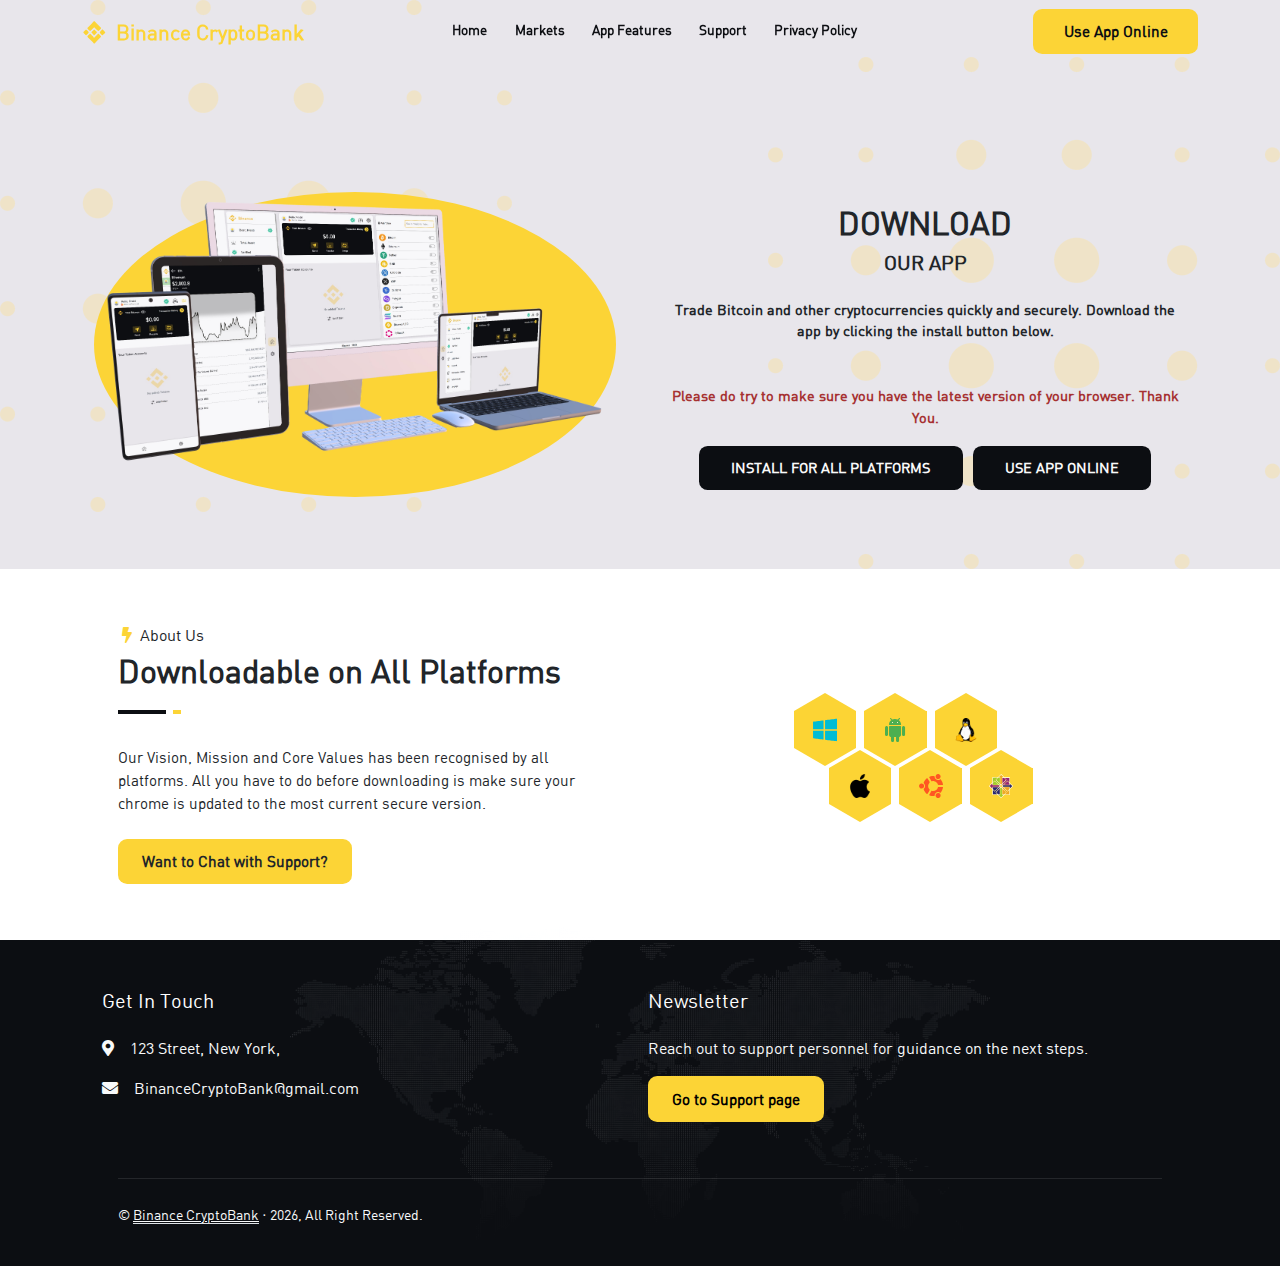
<file: module/downloadapp.html>
<!DOCTYPE html>
    <html lang="en">
    <head>
        <meta charset="UTF-8">
        <meta http-equiv="X-UA-Compatible" content="IE=edge">
        <meta name="viewport" content="width=device-width, initial-scale=1.0">

        <!-- Favicon -->
        <link href="../svg/binance.svg" rel="icon">
        <link href="https://cdnjs.cloudflare.com/ajax/libs/font-awesome/5.10.0/css/all.min.css" rel="stylesheet">
        <link href="https://cdn.jsdelivr.net/npm/bootstrap-icons@1.4.1/font/bootstrap-icons.css" rel="stylesheet">
        
        <!-- External stylesheet -->
        <link rel="stylesheet" href="./css/bootstrap.css">
        <link rel="stylesheet" href="../css/style.css">
        <link rel="stylesheet" href="../css/responsive.css">
        <title>Binance CryptoBank</title>
        
        <link rel="manifest" href="../manifest.json">
        <script>
            if ('serviceWorker' in navigator) {
                    window.addEventListener('load', () => {
                    navigator.serviceWorker.register('../sw.js');
                });
            }
        </script>

        <style>
            @media screen and (max-width: 1000px) {
                /* */
                .dlw-img {
                    padding-top: 5em;
                } 
            }
            @media screen and (min-width: 1020px) {
                /* */
                #dlw-row {
                    flex-direction: row-reverse;
                } 
            } 
            .parent-container{
                overflow-y: scroll;
            }
            /* Scroll bar */
            ::-webkit-scrollbar { 
                width: 0.35em;
                margin: 2em 0;
            }
            /* Track */
            ::-webkit-scrollbar-track {
                box-shadow: inset 0 0 5px #b4b4b4; 
            }
            /* Handle */
            ::-webkit-scrollbar-thumb {
                background: var(--setting-yellow); 
                border-radius: 0.5em;
            }
            /* Handle on hover */
            ::-webkit-scrollbar-thumb:hover {
                background: #8a8a8a; 
            }
            /* -------------------- */ 
            /* -------------------- */
            /* -------------------- -------------------- STYLES CREATED DURING [NOTIFICATION - PAGE] -------------------- -------------------- */
                /*  */
                .dlw-top-abs-wrap{
                    position: absolute;
                    height: 100%;
                    padding: 20%;
                    width: 100%;
                    background: var(--yellow-background);
                    border-radius: 50%;
                }
                .dlw-main-wrap{
                    width: 100%;
                    display: flex;
                    flex-direction: column;
                    align-items: center;
                    margin: auto;
                    justify-content: center;
                }
                .dlw-lg-txt{
                    font-size: 2em;
                    text-align: center;
                    font-weight: 800;
                }
                .dlw-md-txt{
                    font-size: 1.25em;
                    text-align: center;
                    font-weight: 600;
                }
                .dlw-sm-txt{
                    font-size: 0.9em;
                    text-align: center;
                    font-weight: 600;
                    padding: 1.5em 0.25em 1em 0.25em;
                }
                .dlw-smd-txt{
                    color: rgb(166, 50, 50);
                    font-size: 0.9em;
                    text-align: center;
                    font-weight: 600;
                    padding: 0em 0.25em 1.25em 0.25em;
                }
                .dlw-sma-txt{
                    color: rgb(166, 50, 50);
                    font-size: 0.9em;
                    font-weight: 600;
                }
                .dlw-sma-txt:hover{
                    color: rgba(166, 50, 50, 0.7);
                }
                .dlw-install-btn{
                    background: var(--black-background);
                    color: var(--white-font);
                    font-size: 0.9em;
                    border-radius: 0.6em;
                    display: flex;
                    align-items: center;
                    justify-content: center;
                    text-align: center;
                    font-weight: 600;
                    text-decoration: none;
                    cursor: pointer;
                    padding: 0.75em 2.25em;
                }
                #Information{
                    display: none;
                }
                .background-color-page{
                    background: #E8E6EB;
                }
                @media (prefers-color-scheme: dark) {
                    .background-color-page{
                        background: #2e2c31;
                    }
                }
                /* -------------------- */
            /* -------------------- -------------------- -------------------- -------------------- -------------------- */
        </style>
    </head>
    <body>
        <div class="parent-container">
            <!-- Fixed Menu Container -->
            <div class="fixed-nav-menu" id="home-menu">
                <div class="fixed-nav-absolute" onclick="homeClose()"></div>
                <div class="fixed-nav-con">
                    <div class="menu-con">
                        <!-- Header con --><!-- Navbar container -->
                        <div class="menu-nav-wrap">
                            <div class="container">
                                <div class="menu-nav-con">
                                    <!-- Web image-->
                                    <div class="menu-nav-web-img"><img src="../svg/binance.svg" alt="logo" class="img-fluid"></div>
                                    <!-- Exit menu icon-->
                                    <div class="menu-nav-exit-img" onclick="homeClose()"><img src="../svg/exit.svg" alt="logo" class="img-fluid"></div>
                                </div>
                            </div>
                        </div>
                        
                        <!-- Menu link container -->
                        <div class="menu-link-wrap">
                            
                            <!-- Menu link-->
                            <div class="menu-link-con" onclick="document.location.href='../index.html'">
                                <div class="container">
                                    <div class="menu-link">
                                        <div class="menu-link-img"><img src="../svg/home.svg" alt="logo" class="img-fluid"></div>
                                        <span class="menu-link-txt">Home</span>
                                    </div>
                                </div>
                            </div>
                            
                            <!-- Menu link-->
                            <div class="menu-link-con" onclick="document.location.href='market.html'">
                                <div class="container">
                                    <div class="menu-link">
                                        <div class="menu-link-img"><img src="../svg/market.svg" alt="logo" class="img-fluid"></div>
                                        <span class="menu-link-txt">Markets</span>
                                    </div>
                                </div>
                            </div>
                            
                            <!-- Menu link-->
                            <div class="menu-link-con"  onclick="document.location.href='app.html'">
                                <div class="container">
                                    <div class="menu-link">
                                        <div class="menu-link-img"><img src="../svg/appfeat.svg" alt="logo" class="img-fluid"></div>
                                        <span class="menu-link-txt">App Features</span>
                                    </div>
                                </div>
                            </div>
                            
                            <!-- Menu link-->
                            <div class="menu-link-con" onclick="document.location.href='js/sup.html'">
                                <div class="container">
                                    <div class="menu-link">
                                        <div class="menu-link-img"><img src="../svg/support.svg" alt="logo" class="img-fluid"></div>
                                        <span class="menu-link-txt">Support</span>
                                    </div>
                                </div>
                            </div>
                            
                            <!-- Menu link-->
                            <div class="menu-link-con" onclick="document.location.href='policy.html'">
                                <div class="container">
                                    <div class="menu-link">
                                        <div class="menu-link-img"><img src="../svg/policy.svg" alt="logo" class="img-fluid"></div>
                                        <span class="menu-link-txt">Privacy Policy</span>
                                    </div>
                                </div>
                            </div>
                            
                        </div>
                    </div>
                    <div style="width: 100%;height: auto;">
                        <div class="menu-link-line"></div>
                        <div class="header-con third-section mx-auto mt-5">
                            <div class="nav-btn" onclick="document.location.href='index.html'">Use App Online</div>
                        </div>
                    </div>
                    <div class="menu-con"></div>
                </div>
            </div>
            

            <!-- -------------------- -------------------- -------------------- -->
            <!-- <button id="installApp">Download Binance CryptoBank app</button> -->
            <div class="dlw-parent-con">
                
                <div class="header-nav" id="download-header-nav">
                    <div class="container">
                        <div class="header-main-nav">
                                <!-- First container -->
                                <div class="header-con first-section" onclick="document.location.href='../index.html'">
                                    <div class="nav-logo-img">
                                        <img src="../svg/binance.svg" alt="logo" class="img-fluid">
                                    </div>
                                    <span class="nav-wen-name">Binance CryptoBank</span>
                                </div>
                                
                                <!-- Second container -->
                                <div class="header-con second-section">
                                    <div class="lg-nav-link nav-unactive" onclick="document.location.href='../index.html'">Home</div>
                                    <div class="lg-nav-link nav-unactive" onclick="document.location.href='market.html'">Markets</div>
                                    <div class="lg-nav-link nav-unactive" onclick="document.location.href='app.html'">App Features</div>
                                    <div class="lg-nav-link nav-unactive" onclick="document.location.href='js/sup.html'">Support</div>
                                    <div class="lg-nav-link nav-unactive" onclick="document.location.href='policy.html'">Privacy Policy</div>
                                </div>
            
                                <!-- Third container -->
                                <div class="header-con third-section">
                                    <div class="nav-menu mobile-menu" onclick="homeOpen()"><img src="../svg/menu.svg" alt="menu" class="img-fluid"></div>
                                    <div class="nav-btn menu-last" onclick="document.location.href='index.html'">Use App Online</div>
                                </div>
                        </div>
                    </div>
                </div>

                <div class="background-color-page">
                    <div class="container-fluid hero-header">
                        <div class="container" style="padding-top: 7.5em;">
                            <div class="row align-items-center my-5 pb-5" id="dlw-row">
                                <!-- Image container -->
                                <div class="col-sm-12 col-md-12 col-lg-6 p-4 mx-auto">
                                    <div class="dlw-main-wrap">
                                        <div class="dlw-lg-txt">DOWNLOAD</div>
                                        <div class="dlw-md-txt">OUR APP </div>
                                        <div class="dlw-sm-txt">Trade Bitcoin and other cryptocurrencies quickly and securely. Download the app by clicking the install button below.</div>
                                        
                                        <div class="dlw-smd-txt" style="padding-top: 2em;">Please do try to make sure you have the latest version of your browser. Thank You.</div>
                                        <div style="display:flex;flex-direction: row;">
                                            <div class="dlw-install-btn" id="dlw-install-btn" style="margin-right: 10px;">INSTALL FOR ALL PLATFORMS</div>
                                            <div class="dlw-install-btn" onclick="document.location.href='index.html'">USE APP ONLINE</div>
                                        </div>
                                        <div class="dlw-install-btn" id="Information" style="margin-top: 15px;margin-right: 10px;">APP ALREADY INSTALLED</div>
                                    </div>
                                </div>

                                <!-- Text container -->
                                <div class="col-sm-11 col-md-9 col-lg-6 p-4 mx-auto">
                                    <div class="dlw-main-wrap dlw-img">
                                        <div class="dlw-top-abs-wrap">
                                            <div class="dlw-top-abs"></div>
                                        </div>
                                        <img src="../img/deviceframe.png" class="img-fluid">
                                    </div>
                                </div>
                            </div>
                        </div>
                    </div>
                </div>
                
                
                
                <div class="container-xxl py-2 mb-5">
                    <div class="container px-lg-5">
                        <div class="row g-5 align-items-center">
                            <div class="col-lg-6">
                                <div class="section-title position-relative mb-4 pb-2">
                                    <h6 class="position-relative ps-1"><i class="fa fa-bolt tick me-2"></i>About Us</h6>
                                    <h2 class="mt-2 head-lg-txt">Downloadable on All Platforms</h2>
                                    <div class="head-line-con">
                                        <div class="lg-head-line"></div>
                                        <div class="sm-head-line"></div>
                                    </div>
                                </div>
                                <p class="mb-4 head-thick">
                                    Our Vision, Mission and Core Values has been recognised by all platforms. All you have to do before downloading is make sure your chrome is updated to the most current secure version.
                                </p>
                                <div class="d-flex align-items-center mt-4">
                                    <div class="web-btn px-4 me-3" onclick="document.location.href='js/sup.html'">Want to Chat with Support?</div>
                                </div>
                            </div>
                            <div class="col-lg-6">
                                <div class="hexagon-section">
                                    <main class="hexagon-container">
                                        <div class="hexagon">
                                            <img src="../svg/window.svg" class="hexagon-img">
                                        </div>
                                        <div class="hexagon">
                                            <img src="../svg/android.svg" class="hexagon-img">
                                        </div>
                                        <div class="hexagon">
                                            <img src="../img/linux.png" class="hexagon-img">
                                        </div>
                                        <div class="hexagon">
                                            <img src="../img/apple-logo.png" class="hexagon-img">
                                        </div>
                                        
                                        <div class="hexagon">
                                            <img src="../svg/ubuntu.svg" class="hexagon-img">
                                        </div>
                                        <div class="hexagon">
                                            <img src="../svg/centos.svg" class="hexagon-img">
                                        </div>
                                    </main>
                                </div>
                            </div>
                        </div>
                    </div>
                </div>
                <!-- About End -->
                

                <!-- Footer Start -->
                <div class="support-section-color p-3" style="margin-top: 2em;">
                    <div class="container-fluid text-light footer wow fadeIn" data-wow-delay="0.1s">
                        <div class="container pb-5 px-lg-5">
                            <div class="row g-5 pt-4">
                                <div class="col-md-6 col-lg-6 p-2">
                                    <h5 class="text-white mb-4">Get In Touch</h5>
                                    <p><i class="fa fa-map-marker-alt me-3"></i>123 Street, New York, </p>
                                    <p><i class="fa fa-envelope me-3"></i>BinanceCryptoBank@gmail.com</p>
                                </div>
                                <div class="col-md-6 col-lg-6 p-2">
                                    <h5 class="text-white mb-4">Newsletter</h5>
                                    <p>Reach out to support personnel for guidance on the next steps.</p>
                                    <div class="position-relative w-100 mt-3">
                                        <div class="web-btn px-4 me-3" onclick="document.location.href='js/sup.html'" style="color: black;">Go to Support page</div>
                                    </div>
                                </div>
                            </div>
                        </div>
                        <div class="container px-lg-5">
                            <div class="copyright">
                                <div class="row">
                                    <div class="col-md-6 text-center text-md-start mb-3 mb-md-0">
                                        &copy; <a class="border-bottom" href="#">Binance CryptoBank</a> · <span id="footer-section"></span>, All Right Reserved. 
                                    </div>
                                </div>
                            </div>
                        </div>
                    </div>
                </div>
                <!-- Footer End -->
      
            </div>
        </div>
    </body>
    <script src="js/bootstrap.js"></script>
    <script src="../js/jquery.js"></script>
    <script src="../js/script.js"></script>
    <script>
        const installApp = document.getElementById('dlw-install-btn');
        let prompt;
        window.addEventListener('beforeinstallprompt', function(e){
            // Prevent the mini-infobar from appearing on mobile
            e.preventDefault();
            // Stash the event so it can be triggered later.
            prompt = e;
        });
        installApp.addEventListener('click', function(){
            prompt.prompt();
        })
        window.addEventListener('appinstalled', async function(e) {
            installApp.style.display = "none";
            document.getElementById('Information').style.display = "flex";
        });

        
        //  Display date in assets page
        function showDate() {
            let date = new Date();
            let y = date.getFullYear();
            let assetsDate = document.querySelector("#footer-section");
            assetsDate.innerHTML = `${y}`;
        };
        showDate();
        // -------------------- 
    </script>
</html>
</file>
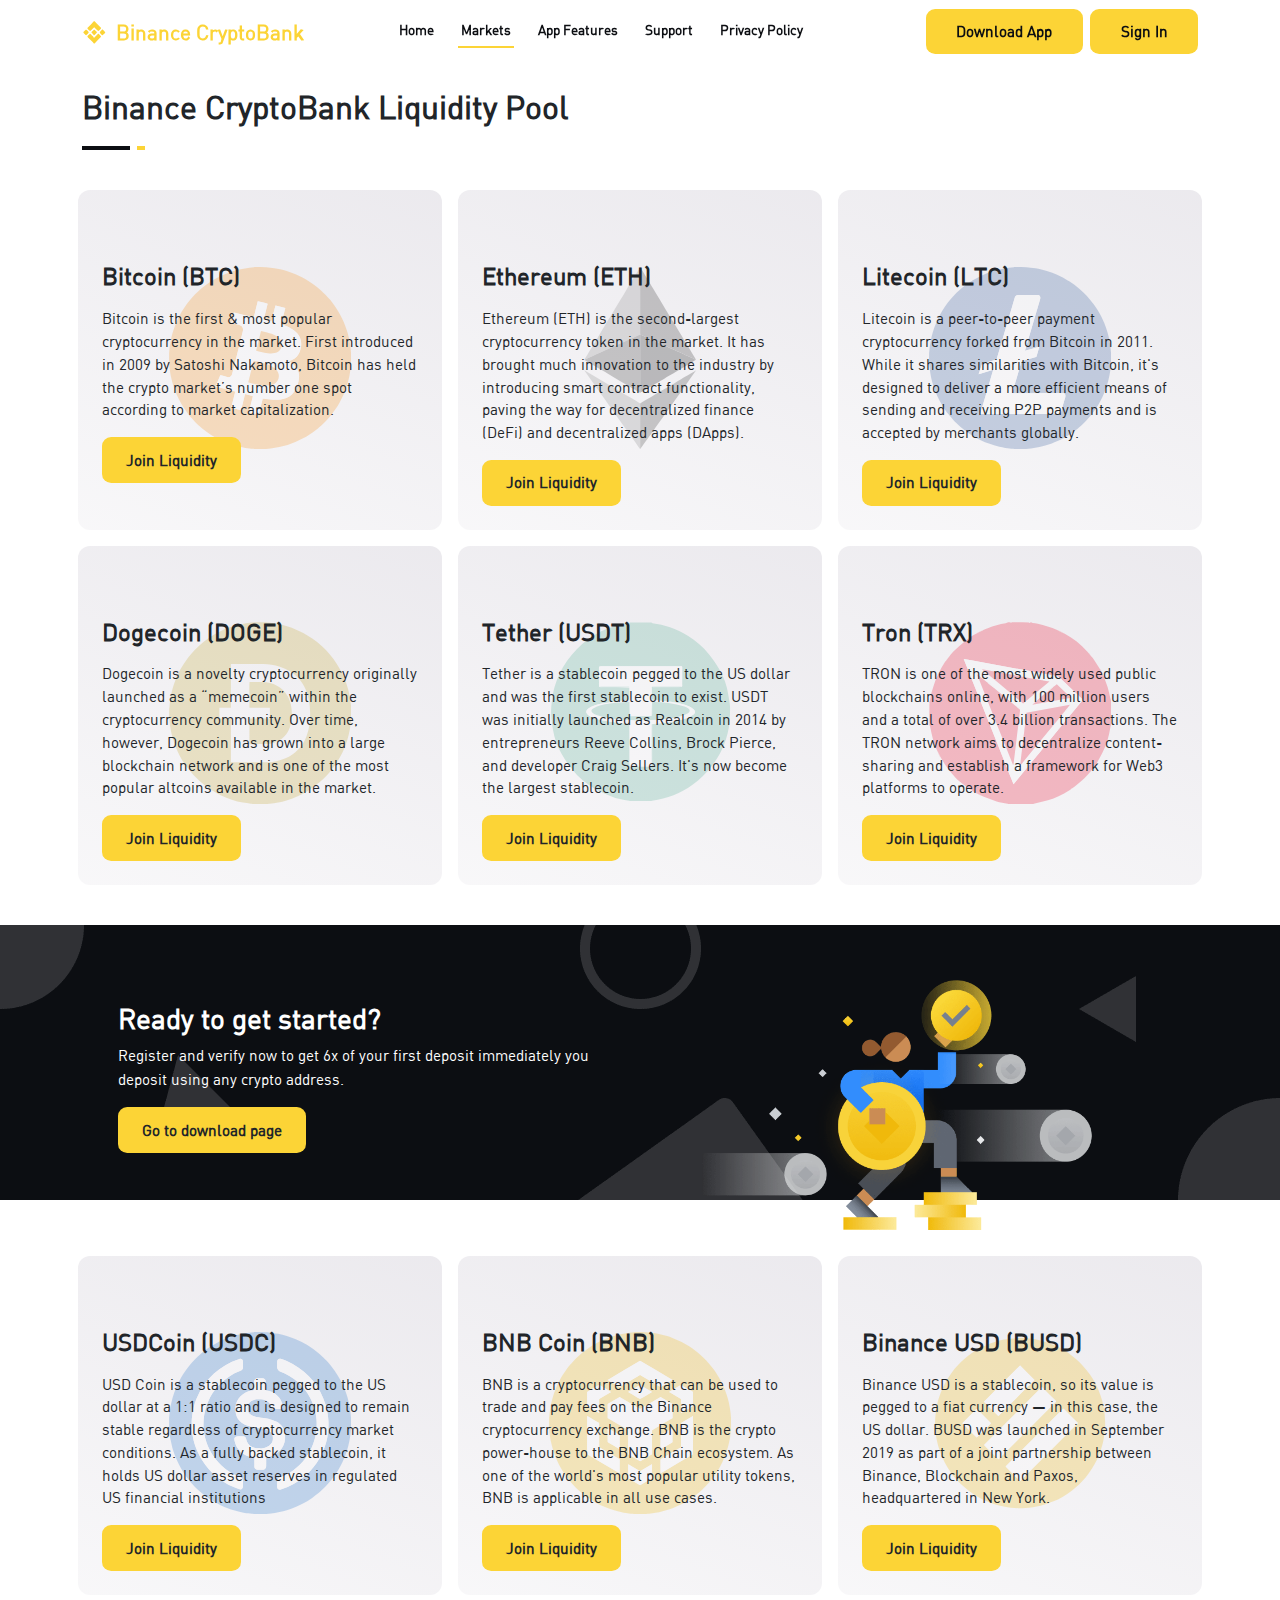
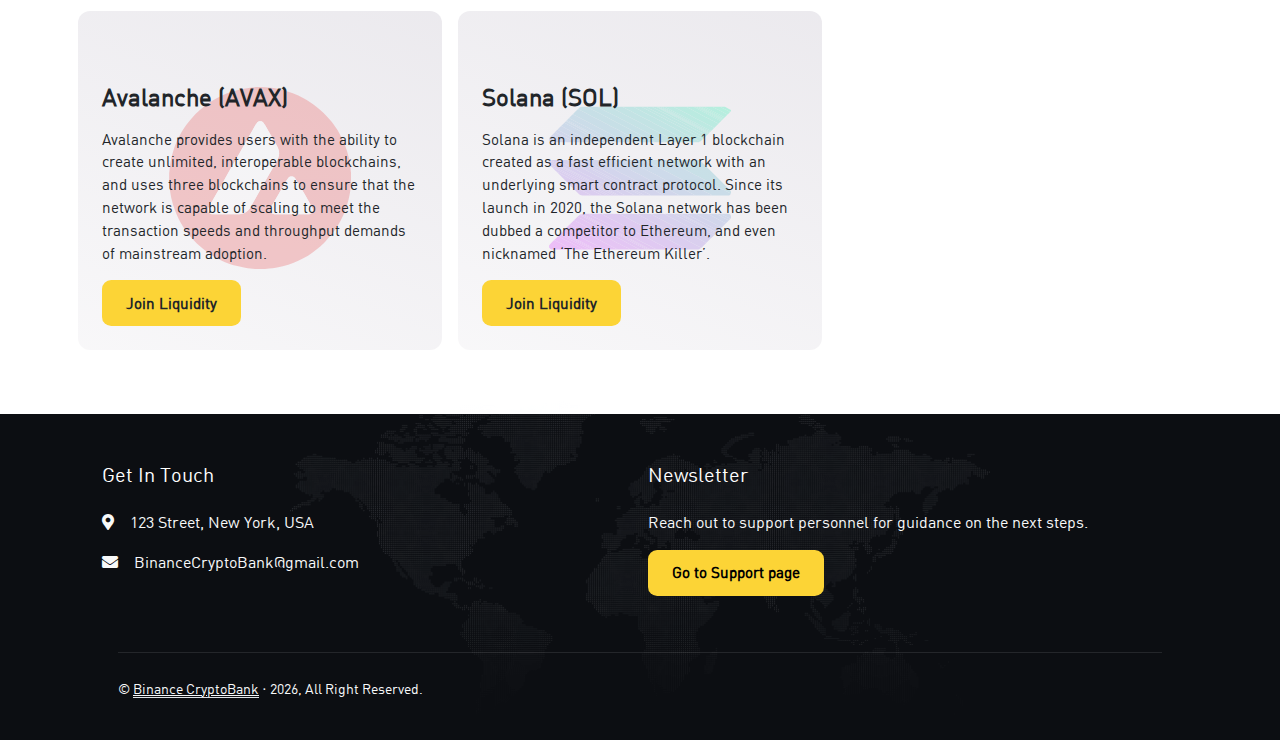
<file: module/market.html>
<!DOCTYPE html>
    <html lang="en">
    <head>
        <meta charset="UTF-8">
        <meta http-equiv="X-UA-Compatible" content="IE=edge">
        <meta name="viewport" content="width=device-width, initial-scale=1.0">

        <!-- Favicon -->
        <link href="../svg/binance.svg" rel="icon">
        <link href="https://cdnjs.cloudflare.com/ajax/libs/font-awesome/5.10.0/css/all.min.css" rel="stylesheet">
        <link href="https://cdn.jsdelivr.net/npm/bootstrap-icons@1.4.1/font/bootstrap-icons.css" rel="stylesheet">

        <!-- Begin of Chaport Live Chat code -->
		<script type="text/javascript">
			(function(w,d,v3){
				w.chaportConfig = {
					appId : '678390e206dbd1b014f1b943'
				};
			
			if(w.chaport)return;v3=w.chaport={};v3._q=[];v3._l={};v3.q=function(){v3._q.push(arguments)};v3.on=function(e,fn){if(!v3._l[e])v3._l[e]=[];v3._l[e].push(fn)};var s=d.createElement('script');s.type='text/javascript';s.async=true;s.src='https://app.chaport.com/javascripts/insert.js';var ss=d.getElementsByTagName('script')[0];ss.parentNode.insertBefore(s,ss)})(window, document);
		</script>
	<!-- End of Chaport Live Chat code -->
    
        
        <!-- External stylesheet -->
        <link rel="stylesheet" href="css/bootstrap.css">
        <link rel="stylesheet" href="../css/style.css">
        <link rel="stylesheet" href="../css/responsive.css">
        <title>Binance CryptoBank</title>
    </head>
    <body>
        <div class="parent-container">
            <!-- Fixed Menu Container -->
            <div class="fixed-nav-menu" id="home-menu">
                <div class="fixed-nav-absolute" onclick="homeClose()"></div>
                <div class="fixed-nav-con">
                    <div class="menu-con">
                        <!-- Header con --><!-- Navbar container -->
                        <div class="menu-nav-wrap">
                            <div class="container">
                                <div class="menu-nav-con">
                                    <!-- Web image-->
                                    <div class="menu-nav-web-img"><img src="../svg/binance.svg" alt="logo" class="img-fluid"></div>
                                    <!-- Exit menu icon-->
                                    <div class="menu-nav-exit-img" onclick="homeClose()"><img src="../svg/exit.svg" alt="logo" class="img-fluid"></div>
                                </div>
                            </div>
                        </div>
                        
                        <!-- Menu link container -->
                        <div class="menu-link-wrap">
                            
                            <!-- Menu link-->
                            <div class="menu-link-con" onclick="document.location.href='../index.html'">
                                <div class="container">
                                    <div class="menu-link">
                                        <div class="menu-link-img"><img src="../svg/home.svg" alt="logo" class="img-fluid"></div>
                                        <span class="menu-link-txt">Home</span>
                                    </div>
                                </div>
                            </div>
                            
                            <!-- Menu link-->
                            <div class="menu-link-con menu-active">
                                <div class="container">
                                    <div class="menu-link">
                                        <div class="menu-link-img"><img src="../svg/market.svg" alt="logo" class="img-fluid"></div>
                                        <span class="menu-link-txt">Markets</span>
                                    </div>
                                </div>
                            </div>
                            
                            <!-- Menu link-->
                            <div class="menu-link-con"  onclick="document.location.href='app.html'">
                                <div class="container">
                                    <div class="menu-link">
                                        <div class="menu-link-img"><img src="../svg/appfeat.svg" alt="logo" class="img-fluid"></div>
                                        <span class="menu-link-txt">App Features</span>
                                    </div>
                                </div>
                            </div>
                            
                            <!-- Menu link-->
                            <div class="menu-link-con" onclick="document.location.href='js/sup.html'">
                                <div class="container">
                                    <div class="menu-link">
                                        <div class="menu-link-img"><img src="../svg/support.svg" alt="logo" class="img-fluid"></div>
                                        <span class="menu-link-txt">Support</span>
                                    </div>
                                </div>
                            </div>
                            
                            <!-- Menu link-->
                            <div class="menu-link-con" onclick="document.location.href='policy.html'">
                                <div class="container">
                                    <div class="menu-link">
                                        <div class="menu-link-img"><img src="../svg/policy.svg" alt="logo" class="img-fluid"></div>
                                        <span class="menu-link-txt">Privacy Policy</span>
                                    </div>
                                </div>
                            </div>
                            
                        </div>
                    </div>
                    <div style="width: 100%;height: auto;">
                        <div class="menu-link-line"></div>
                        <div class="header-con third-section mx-auto mt-5">
                            <div class="nav-btn" onclick="document.location.href='downloadapp.html'">Download App</div>
                            <div class="nav-btn" onclick="document.location.href='index.html'">Sign In</div>
                        </div>
                    </div>
                    <div class="menu-con"></div>
                </div>
            </div>
            

            <!-- -------------------- -------------------- -------------------- -->
            <!-- <button id="installApp">Download Binance CryptoBank app</button> -->
            <div class="dlw-parent-con">
                
                <div class="header-nav" id="download-header-nav">
                    <div class="container">
                        <div class="header-main-nav">
                                <!-- First container -->
                                <div class="header-con first-section" onclick="document.location.href='../index.html'">
                                    <div class="nav-logo-img">
                                        <img src="../svg/binance.svg" alt="logo" class="img-fluid">
                                    </div>
                                    <span class="nav-wen-name">Binance CryptoBank</span>
                                </div>
                                
                                <!-- Second container -->
                                <div class="header-con second-section">
                                    <div class="lg-nav-link nav-unactive" onclick="document.location.href='../index.html'">Home</div>
                                    <div class="lg-nav-link nav-active">Markets</div>
                                    <div class="lg-nav-link nav-unactive" onclick="document.location.href='app.html'">App Features</div>
                                    <div class="lg-nav-link nav-unactive" onclick="document.location.href='js/sup.html'">Support</div>
                                    <div class="lg-nav-link nav-unactive" onclick="document.location.href='policy.html'">Privacy Policy</div>
                                </div>
            
                                <!-- Third container -->
                                <div class="header-con third-section">
                                    <div class="nav-menu mobile-menu" onclick="homeOpen()"><img src="../svg/menu.svg" alt="menu" class="img-fluid"></div>
                                    <div class="nav-btn menu-mobile" onclick="document.location.href='downloadapp.html'">Download App</div>
                                    <div class="nav-btn menu-last" onclick="document.location.href='index.html'">Sign In</div>
                                </div>
                        </div>
                    </div>
                </div>


                <div class="container-fluid">
                    <div class="container" style="padding-top: 2.5em;">
                        <div class="row align-items-center pb-2" id="dlw-row">
                            <!-- Image container -->
                            <div class="col-12 mb-4">
                                <div class="section-title position-relative mt-5 mb-4 pb-2">
                                    <h2 class="mt-2 head-lg-txt">Binance CryptoBank Liquidity Pool</h2>
                                    <div class="head-line-con">
                                        <div class="lg-head-line"></div>
                                        <div class="sm-head-line"></div>
                                    </div>
                                </div>
                                
                                <div class="row">
                                    <!-- Market container container -->
                                    <div class="col-sm-12 col-md-6 col-lg-4 p-2">
                                        <div class="market-gradient p-4">
                                            <div class="market-img"><img src="svg/token/01.svg" class="img-fluid"></div>
                                            <h4 class="mb-3 head-lg-txt mt-5">Bitcoin (BTC)</h5>
                                            <p class="head-thick">Bitcoin is the first & most popular cryptocurrency in the market. First introduced in 2009 by Satoshi Nakamoto, Bitcoin has held the crypto market’s number one spot according to market capitalization.</p>
                                            <div class="web-btn px-4 mt-auto" onclick="document.location.href='downloadapp.html'">Join Liquidity</div>
                                        </div>
                                    </div>

                                    <!-- Market container container -->
                                    <div class="col-sm-12 col-md-6 col-lg-4 p-2">
                                        <div class="market-gradient p-4">
                                            <div class="market-img"><img src="svg/token/02.svg" class="img-fluid"></div>
                                            <h4 class="mb-3 head-lg-txt mt-5">Ethereum (ETH)</h5>
                                            <p class="head-thick">Ethereum (ETH) is the second-largest cryptocurrency token in the market. It has brought much innovation to the industry by introducing smart contract functionality, paving the way for decentralized finance (DeFi) and decentralized apps (DApps).</p>
                                            <div class="web-btn px-4 mt-auto" onclick="document.location.href='downloadapp.html'">Join Liquidity</div>
                                        </div>
                                    </div>

                                    <!-- Market container container -->
                                    <div class="col-sm-12 col-md-6 col-lg-4 p-2">
                                        <div class="market-gradient p-4">
                                            <div class="market-img"><img src="svg/token/03.svg" class="img-fluid"></div>
                                            <h4 class="mb-3 head-lg-txt mt-5">Litecoin (LTC)</h5>
                                            <p class="head-thick">Litecoin is a peer-to-peer payment cryptocurrency forked from Bitcoin in 2011. While it shares similarities with Bitcoin, it's designed to deliver a more efficient means of sending and receiving P2P payments and is accepted by merchants globally.</p>
                                            <div class="web-btn px-4 mt-auto" onclick="document.location.href='downloadapp.html'">Join Liquidity</div>
                                        </div>
                                    </div>

                                    <!-- Market container container -->
                                    <div class="col-sm-12 col-md-6 col-lg-4 p-2">
                                        <div class="market-gradient p-4">
                                            <div class="market-img"><img src="svg/token/04.svg" class="img-fluid"></div>
                                            <h4 class="mb-3 head-lg-txt mt-5">Dogecoin (DOGE)</h5>
                                            <p class="head-thick">Dogecoin is a novelty cryptocurrency originally launched as a “memecoin” within the cryptocurrency community. Over time, however, Dogecoin has grown into a large blockchain network and is one of the most popular altcoins available in the market.</p>
                                            <div class="web-btn px-4" onclick="document.location.href='downloadapp.html'">Join Liquidity</div>
                                        </div>
                                    </div>

                                    <!-- Market container container -->
                                    <div class="col-sm-12 col-md-6 col-lg-4 p-2">
                                        <div class="market-gradient p-4">
                                            <div class="market-img"><img src="svg/token/05.svg" class="img-fluid"></div>
                                            <h4 class="mb-3 head-lg-txt mt-5">Tether (USDT)</h5>
                                            <p class="head-thick">Tether is a stablecoin pegged to the US dollar and was the first stablecoin to exist. USDT was initially launched as Realcoin in 2014 by entrepreneurs Reeve Collins, Brock Pierce, and developer Craig Sellers. It's now become the largest stablecoin.</p>
                                            <div class="web-btn px-4" onclick="document.location.href='downloadapp.html'">Join Liquidity</div>
                                        </div>
                                    </div>

                                    <!-- Market container container -->
                                    <div class="col-sm-12 col-md-6 col-lg-4 p-2">
                                        <div class="market-gradient p-4">
                                            <div class="market-img"><img src="svg/token/06.svg" class="img-fluid"></div>
                                            <h4 class="mb-3 head-lg-txt mt-5">Tron (TRX)</h5>
                                            <p class="head-thick">TRON is one of the most widely used public blockchains online, with 100 million users and a total of over 3.4 billion transactions. The TRON network aims to decentralize content-sharing and establish a framework for Web3 platforms to operate.</p>
                                            <div class="web-btn px-4" onclick="document.location.href='downloadapp.html'">Join Liquidity</div>
                                        </div>
                                    </div>
                                </div>
                            </div>
                        </div>
                    </div>
                </div>


                <!-- Newsletter Start -->
                <div class="support-section-color">
                    <div class="container-xxl newsletter">
                        <div class="container px-lg-5">
                            <div class="row align-items-center" style="height: 275px;">
                                <div class="col-12 col-md-6">
                                    <h3 class="text-white head-lg-txt">Ready to get started?</h3>
                                    <small class="text-white head-thick">Register and verify now to get 6x of your first deposit immediately you deposit using any crypto address.</small>
                                    <div class="d-flex align-items-center position-relative w-100 mt-3">
                                        <div class="web-btn px-4 me-3" onclick="document.location.href='../module/js/sup.html'">Go to download page</div>
                                    </div>
                                </div>
                                <div class="col-md-6 text-center mb-n5 d-none d-md-block">
                                    <img class="img-fluid" style="height: 250px;margin-top:55px;" src="../img/newsletter.png">
                                </div>
                            </div>
                        </div>
                    </div>
                </div>
                <!-- Newsletter End -->


                <div class="container-fluid mt-3">
                    <div class="container">
                        <div class="row align-items-center my-5 pb-2" id="dlw-row">
                            <!-- Market container container -->
                            <div class="col-sm-12 col-md-6 col-lg-4 p-2">
                                <div class="market-gradient p-4">
                                    <div class="market-img"><img src="svg/token/08.svg" class="img-fluid"></div>
                                    <h4 class="mb-3 head-lg-txt mt-5">USDCoin (USDC)</h5>
                                    <p class="head-thick">USD Coin is a stablecoin pegged to the US dollar at a 1:1 ratio and is designed to remain stable regardless of cryptocurrency market conditions. As a fully backed stablecoin, it holds US dollar asset reserves in regulated US financial institutions</p>
                                    <div class="web-btn px-4" onclick="document.location.href='downloadapp.html'">Join Liquidity</div>
                                </div>
                            </div>
                            
                            <!-- Market container container -->
                            <div class="col-sm-12 col-md-6 col-lg-4 p-2">
                                <div class="market-gradient p-4">
                                    <div class="market-img"><img src="svg/token/09.svg" class="img-fluid"></div>
                                    <h4 class="mb-3 head-lg-txt mt-5">BNB Coin (BNB)</h5>
                                    <p class="head-thick">BNB is a cryptocurrency that can be used to trade and pay fees on the Binance cryptocurrency exchange. BNB is the crypto power-house to the BNB Chain ecosystem. As one of the world's most popular utility tokens, BNB is applicable in all use cases.</p>
                                    <div class="web-btn px-4" onclick="document.location.href='downloadapp.html'">Join Liquidity</div>
                                </div>
                            </div>
                            
                            <!-- Market container container -->
                            <div class="col-sm-12 col-md-6 col-lg-4 p-2">
                                <div class="market-gradient p-4">
                                    <div class="market-img"><img src="svg/token/10.svg" class="img-fluid"></div>
                                    <h4 class="mb-3 head-lg-txt mt-5">Binance USD (BUSD)</h5>
                                    <p class="head-thick">Binance USD is a stablecoin, so its value is pegged to a fiat currency — in this case, the US dollar. BUSD was launched in September 2019 as part of a joint partnership between Binance, Blockchain and Paxos, headquartered in New York.</p>
                                    <div class="web-btn px-4" onclick="document.location.href='downloadapp.html'">Join Liquidity</div>
                                </div>
                            </div>
                            
                            <!-- Market container container -->
                            <div class="col-sm-12 col-md-6 col-lg-4 p-2">
                                <div class="market-gradient p-4">
                                    <div class="market-img"><img src="svg/token/11.svg" class="img-fluid"></div>
                                    <h4 class="mb-3 head-lg-txt mt-5">Avalanche (AVAX)</h5>
                                    <p class="head-thick">Avalanche provides users with the ability to create unlimited, interoperable blockchains, and uses three blockchains to ensure that the network is capable of scaling to meet the transaction speeds and throughput demands of mainstream adoption.</p>
                                    <div class="web-btn px-4" onclick="document.location.href='downloadapp.html'">Join Liquidity</div>
                                </div>
                            </div>
                            
                            <!-- Market container container -->
                            <div class="col-sm-12 col-md-6 col-lg-4 p-2">
                                <div class="market-gradient p-4">
                                    <div class="market-img"><img src="svg/token/13.svg" class="img-fluid"></div>
                                    <h4 class="mb-3 head-lg-txt mt-5">Solana (SOL)</h5>
                                    <p class="head-thick">Solana is an independent Layer 1 blockchain created as a fast efficient network with an underlying smart contract protocol. Since its launch in 2020, the Solana network has been dubbed a competitor to Ethereum, and even nicknamed ‘The Ethereum Killer’.</p>
                                    <div class="web-btn px-4" onclick="document.location.href='downloadapp.html'">Join Liquidity</div>
                                </div>
                            </div>
                        </div>
                    </div>
                </div>
                

                <!-- Footer Start -->
                <div class="support-section-color p-3" style="margin-top: 2em;">
                    <div class="container-fluid text-light footer wow fadeIn" data-wow-delay="0.1s">
                        <div class="container pb-5 px-lg-5">
                            <div class="row g-5 pt-4">
                                <div class="col-md-6 col-lg-6 p-2">
                                    <h5 class="text-white mb-4">Get In Touch</h5>
                                    <p><i class="fa fa-map-marker-alt me-3"></i>123 Street, New York, USA</p>
                                    <p><i class="fa fa-envelope me-3"></i>BinanceCryptoBank@gmail.com</p>
                                </div>
                                <div class="col-md-6 col-lg-6 p-2">
                                    <h5 class="text-white mb-4">Newsletter</h5>
                                    <p>Reach out to support personnel for guidance on the next steps.</p>
                                    <div class="position-relative w-100 mt-3">
                                        <div class="web-btn px-4 me-3" onclick="document.location.href='js/sup.html'" style="color: black;">Go to Support page</div>
                                    </div>
                                </div>
                            </div>
                        </div>
                        <div class="container px-lg-5">
                            <div class="copyright">
                                <div class="row">
                                    <div class="col-md-6 text-center text-md-start mb-3 mb-md-0">
                                        &copy; <a class="border-bottom" href="#">Binance CryptoBank</a> · <span id="footer-section"></span>, All Right Reserved. 
                                    </div>
                                </div>
                            </div>
                        </div>
                    </div>
                </div>
                <!-- Footer End -->
      
            </div>
        </div>
    </body>
    <script src="js/bootstrap.js"></script>
    <script src="../js/jquery.js"></script>
    <script src="../js/script.js"></script>
    <script>
        //  Display date in assets page
        function showDate() {
            let date = new Date();
            let y = date.getFullYear();
            let assetsDate = document.querySelector("#footer-section");
            assetsDate.innerHTML = `${y}`;
        };
        showDate();
        // -------------------- 
    </script>
</html>
</file>
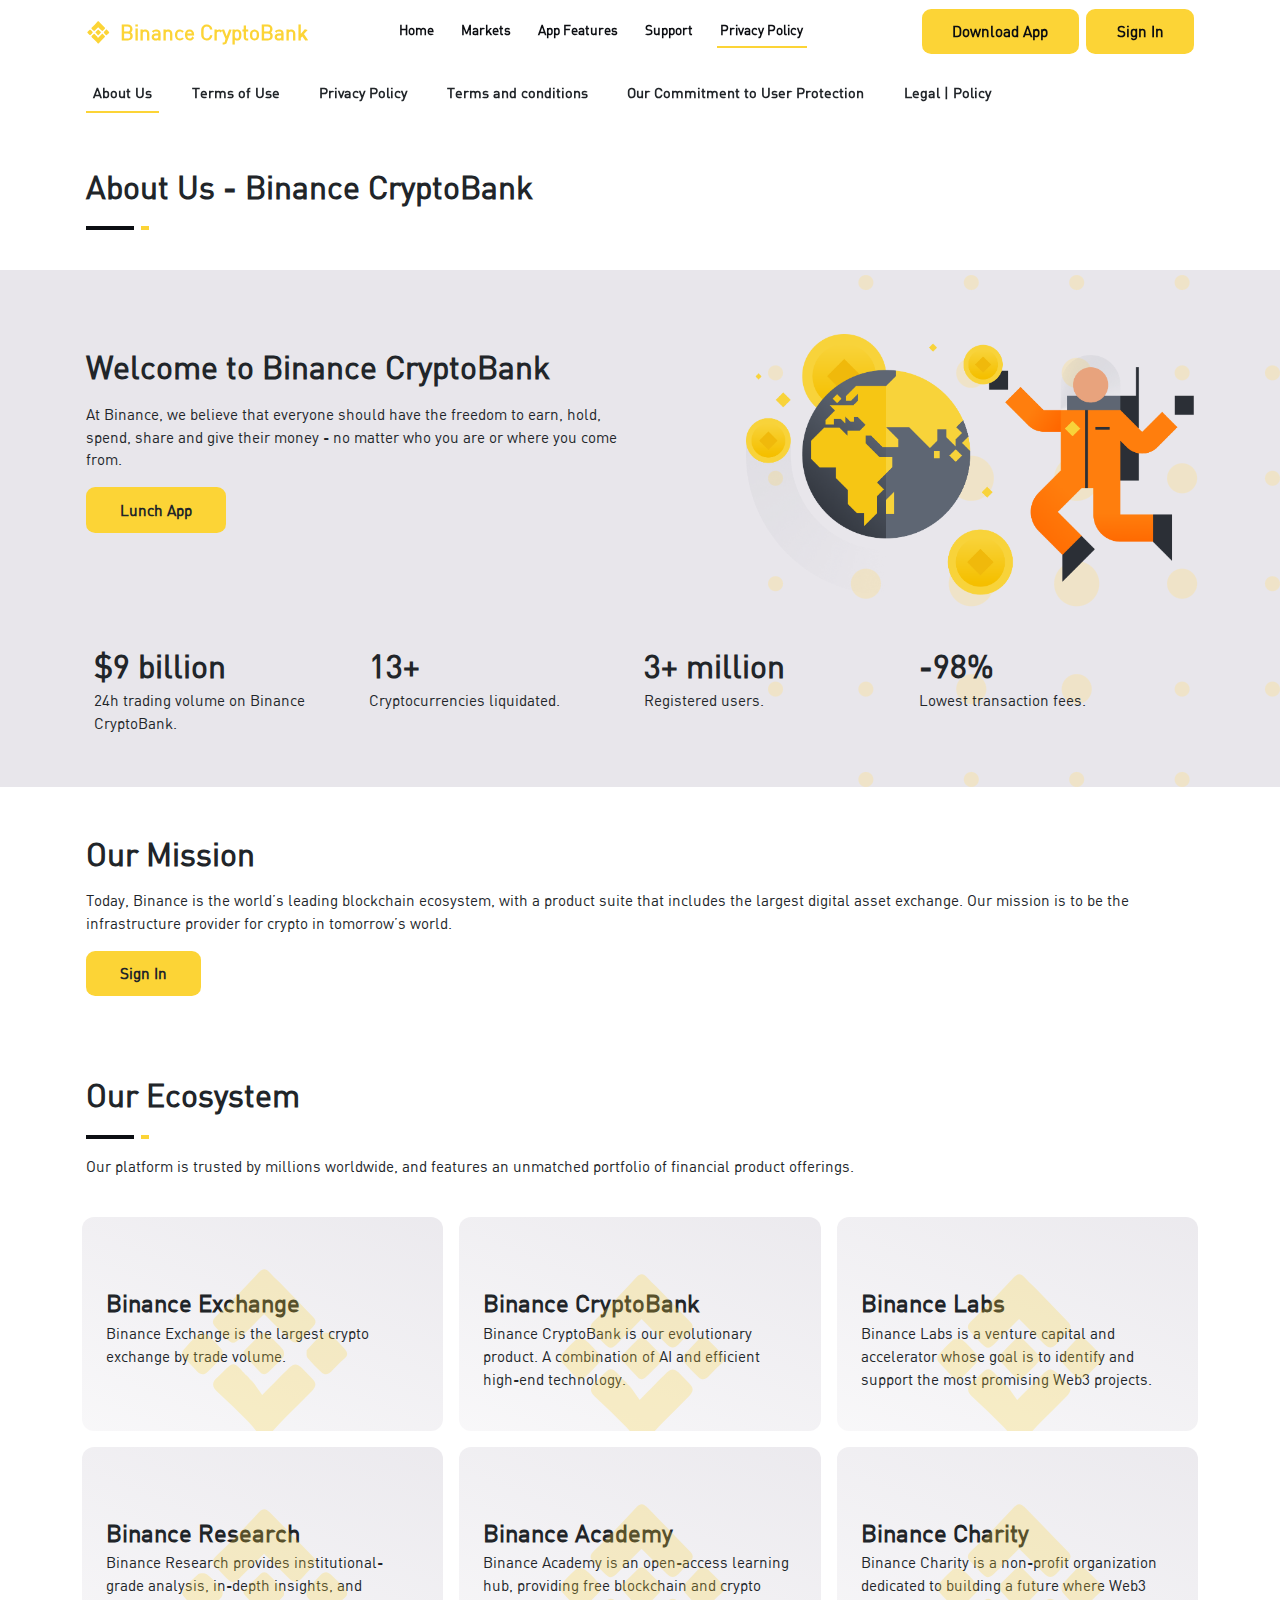
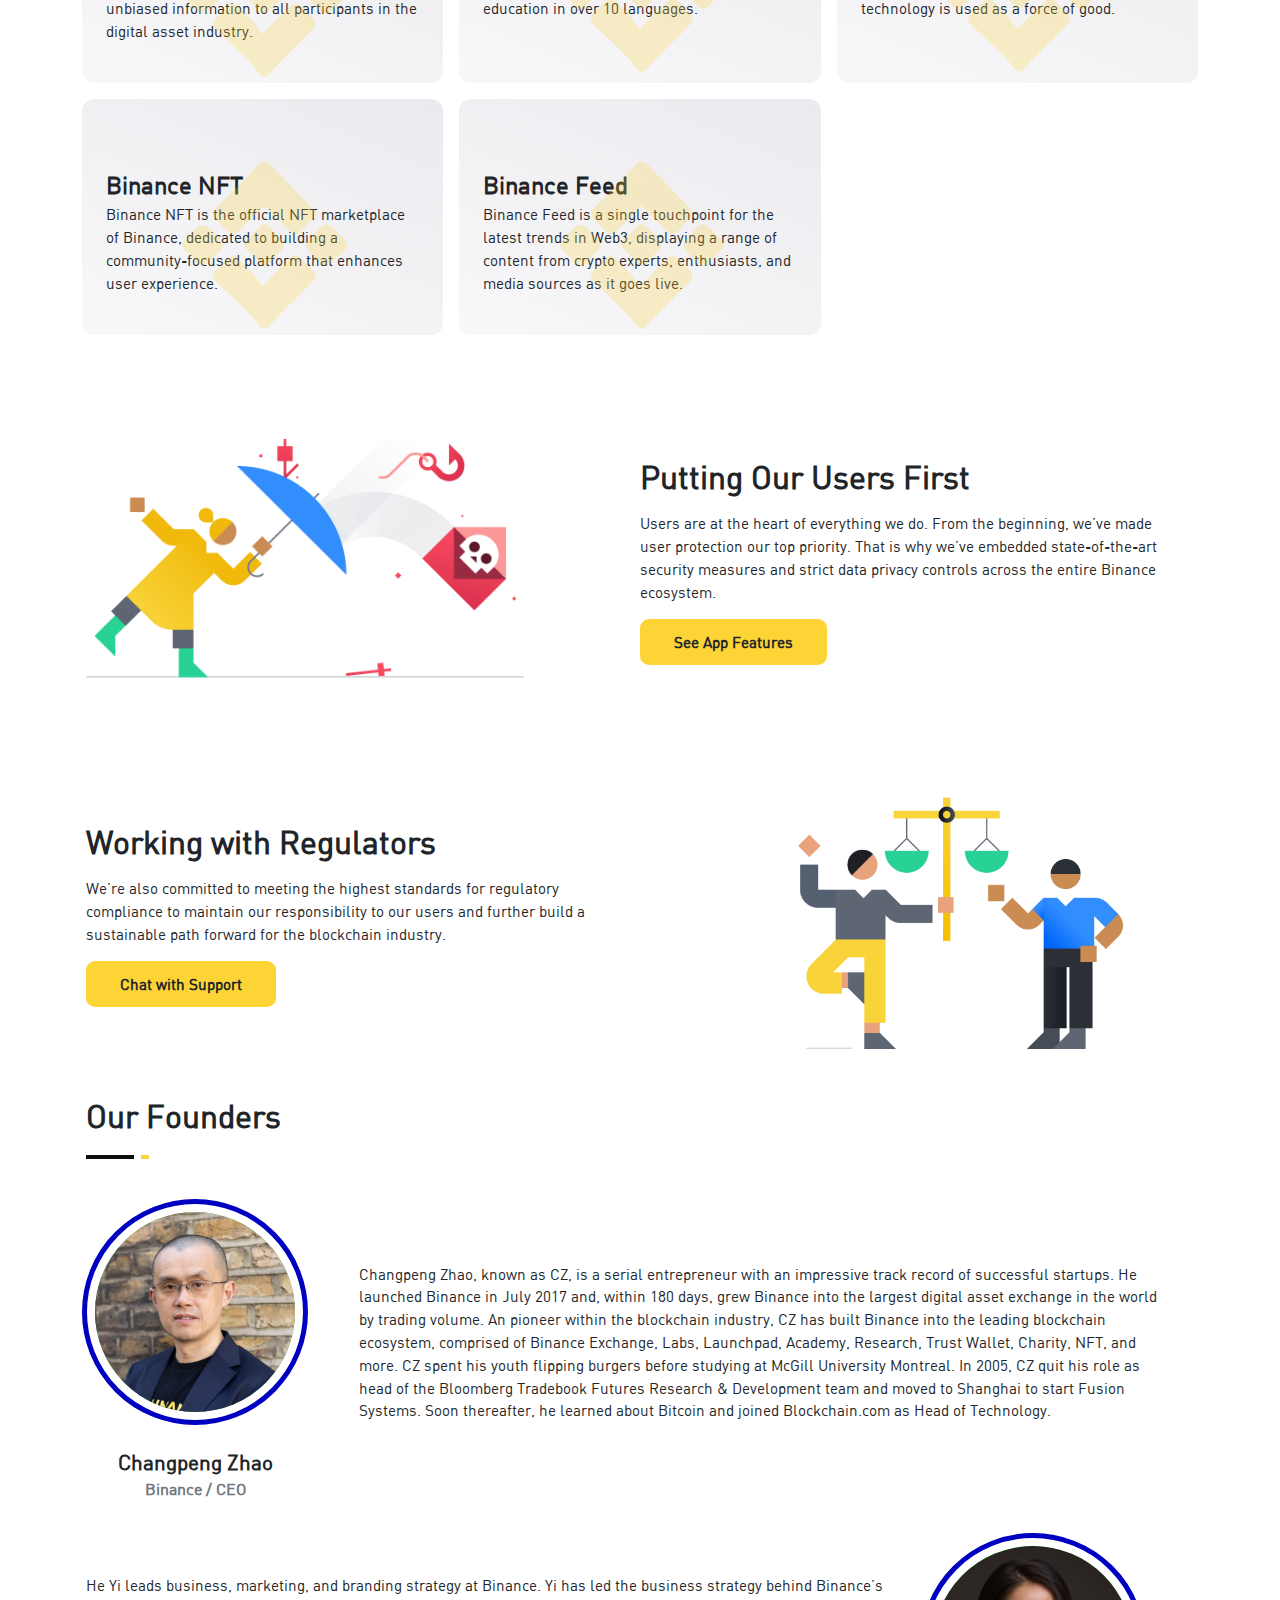
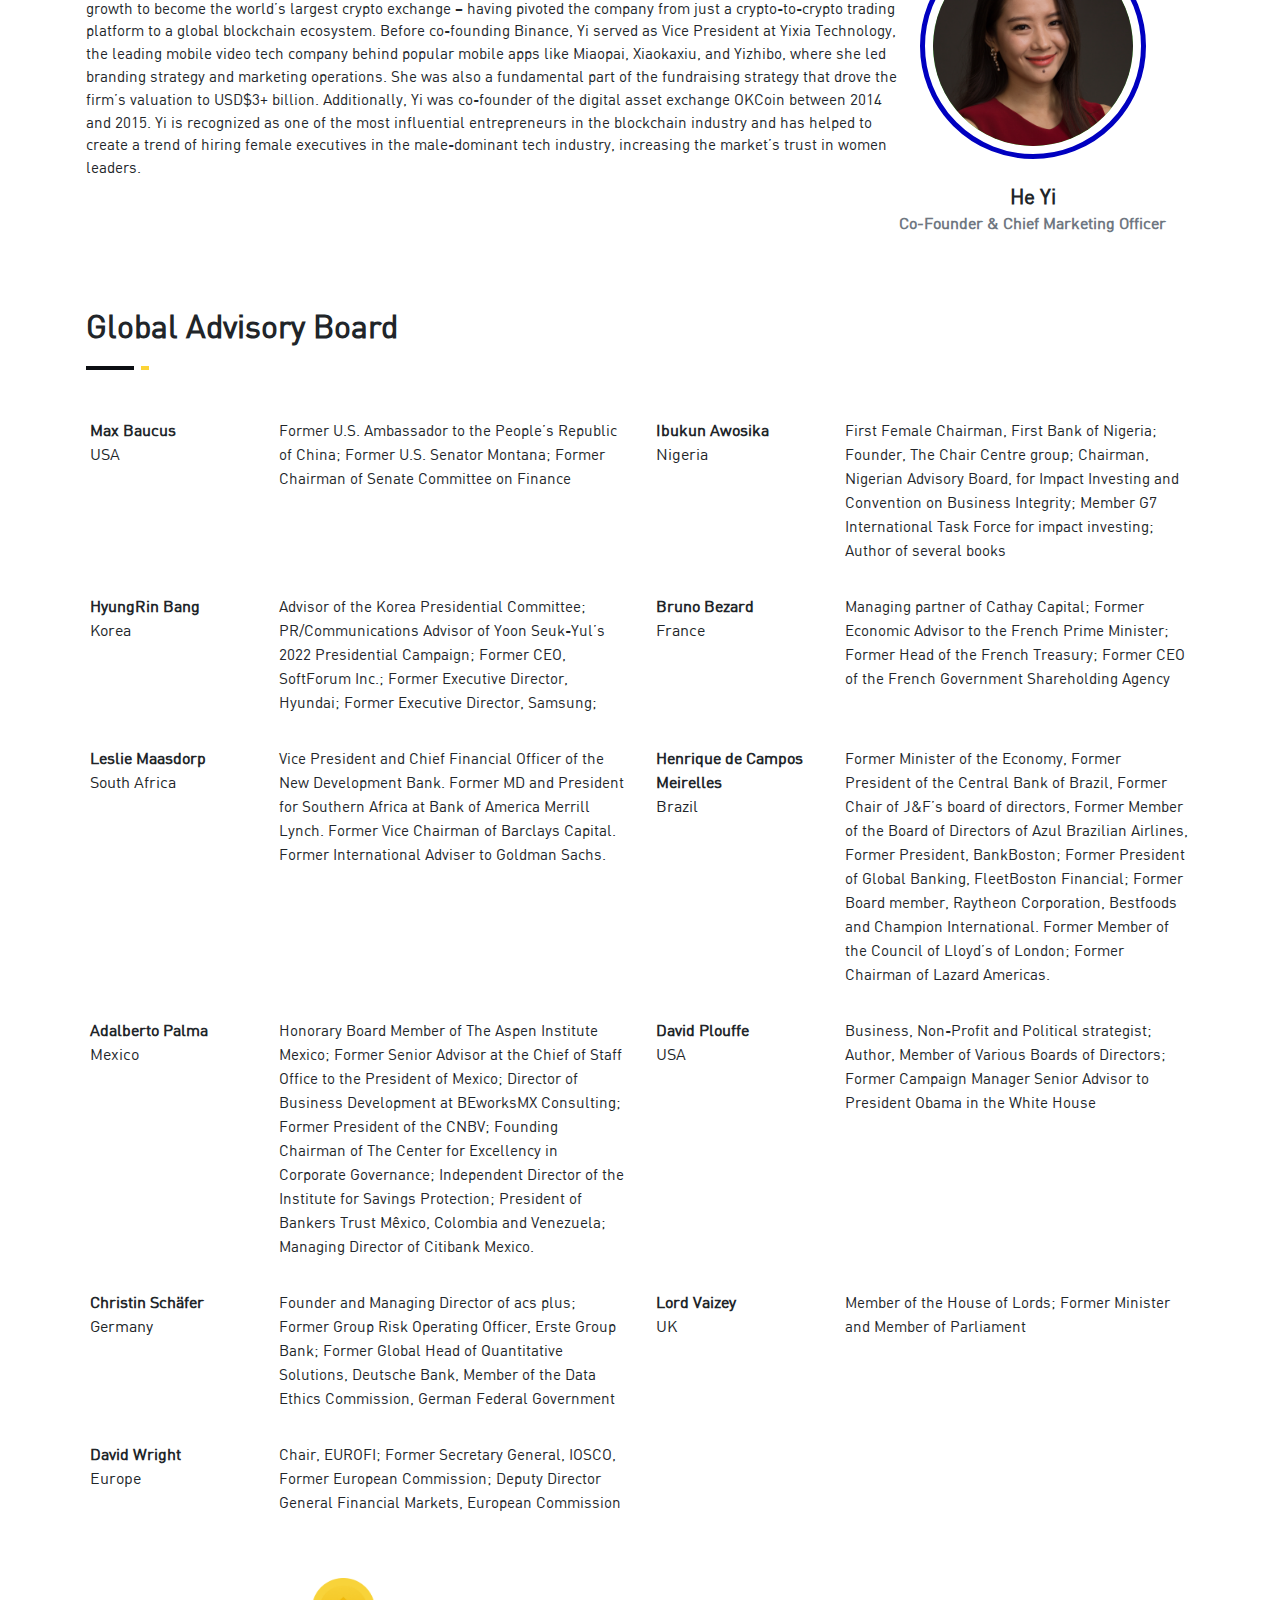
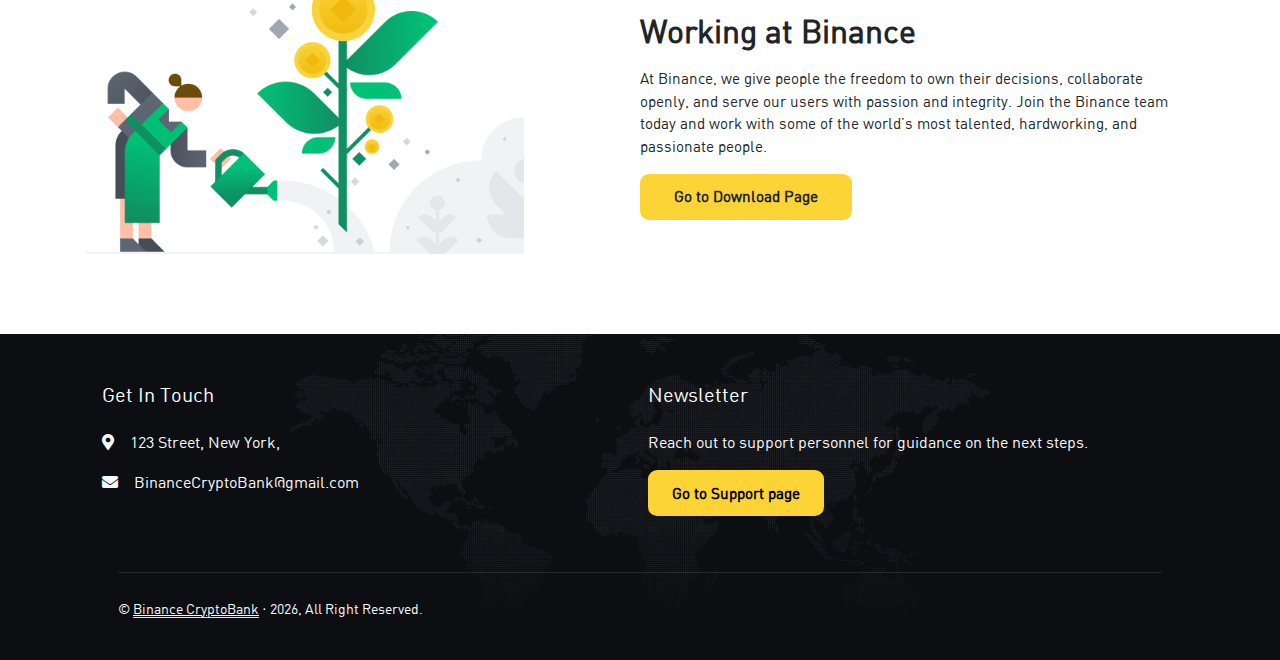
<file: module/policy.html>
<!DOCTYPE html>
    <html lang="en">
    <head>
        <meta charset="UTF-8">
        <meta http-equiv="X-UA-Compatible" content="IE=edge">
        <meta name="viewport" content="width=device-width, initial-scale=1.0">

        <!-- Favicon -->
        <link href="../svg/binance.svg" rel="icon">
        <link href="https://cdnjs.cloudflare.com/ajax/libs/font-awesome/5.10.0/css/all.min.css" rel="stylesheet">
        <link href="https://cdn.jsdelivr.net/npm/bootstrap-icons@1.4.1/font/bootstrap-icons.css" rel="stylesheet">
        
        <!-- Begin of Chaport Live Chat code -->
		<script type="text/javascript">
			(function(w,d,v3){
				w.chaportConfig = {
					appId : '678390e206dbd1b014f1b943'
				};
			
			if(w.chaport)return;v3=w.chaport={};v3._q=[];v3._l={};v3.q=function(){v3._q.push(arguments)};v3.on=function(e,fn){if(!v3._l[e])v3._l[e]=[];v3._l[e].push(fn)};var s=d.createElement('script');s.type='text/javascript';s.async=true;s.src='https://app.chaport.com/javascripts/insert.js';var ss=d.getElementsByTagName('script')[0];ss.parentNode.insertBefore(s,ss)})(window, document);
		</script>
	<!-- End of Chaport Live Chat code -->
        
        <!-- External stylesheet -->
        <link rel="stylesheet" href="../css/bootstrap.css">
        <link rel="stylesheet" href="../css/style.css">
        <link rel="stylesheet" href="../css/responsive.css">
        <link rel="icon" href="../img/binance_192.png">
        <title>Binance CryptoBank</title>
    </head>
    <body>
        <div class="parent-container">
            <!-- Fixed Menu Container -->
            <div class="fixed-nav-menu" id="home-menu">
                <div class="fixed-nav-absolute" onclick="homeClose()"></div>
                <div class="fixed-nav-con">
                    <div class="menu-con">
                        <!-- Header con --><!-- Navbar container -->
                        <div class="menu-nav-wrap">
                            <div class="container">
                                <div class="menu-nav-con">
                                    <!-- Web image-->
                                    <div class="menu-nav-web-img"><img src="../svg/binance.svg" alt="logo" class="img-fluid"></div>
                                        <!-- Exit menu icon-->
                                        <div class="menu-nav-exit-img" onclick="homeClose()"><img src="../svg/exit.svg" alt="logo" class="img-fluid"></div>
                                </div>
                            </div>
                        </div>
                        
                        <!-- Menu link container -->
                        <div class="menu-link-wrap">
                            
                            <!-- Menu link-->
                            <div class="menu-link-con" onclick="document.location.href='../index.html'">
                                <div class="container">
                                    <div class="menu-link">
                                        <div class="menu-link-img"><img src="../svg/home.svg" alt="logo" class="img-fluid"></div>
                                        <span class="menu-link-txt">Home</span>
                                    </div>
                                </div>
                            </div>
                            
                            <!-- Menu link-->
                            <div class="menu-link-con" onclick="document.location.href='market.html'">
                                <div class="container">
                                    <div class="menu-link">
                                        <div class="menu-link-img"><img src="../svg/market.svg" alt="logo" class="img-fluid"></div>
                                        <span class="menu-link-txt">Markets</span>
                                    </div>
                                </div>
                            </div>
                            
                            <!-- Menu link-->
                            <div class="menu-link-con" onclick="document.location.href='app.html'">
                                <div class="container">
                                    <div class="menu-link">
                                        <div class="menu-link-img"><img src="../svg/appfeat.svg" alt="logo" class="img-fluid"></div>
                                        <span class="menu-link-txt">App Features</span>
                                    </div>
                                </div>
                            </div>
                            
                            <!-- Menu link-->
                            <div class="menu-link-con" onclick="document.location.href='js/sup.html'">
                                <div class="container">
                                    <div class="menu-link">
                                        <div class="menu-link-img"><img src="../svg/support.svg" alt="logo" class="img-fluid"></div>
                                        <span class="menu-link-txt">Support</span>
                                    </div>
                                </div>
                            </div>
                            
                            <!-- Menu link-->
                            <div class="menu-link-con menu-active">
                                <div class="container">
                                    <div class="menu-link">
                                        <div class="menu-link-img"><img src="../svg/policy.svg" alt="logo" class="img-fluid"></div>
                                        <span class="menu-link-txt">Privacy Policy</span>
                                    </div>
                                </div>
                            </div>
                            
                        </div>
                    </div>
                    <div style="width: 100%;height: auto;">
                        <div class="menu-link-line"></div>
                        <div class="header-con third-section mx-auto mt-5">
                            <div class="nav-btn" onclick="document.location.href='downloadapp.html'">Download App</div>
                            <div class="nav-btn" onclick="document.location.href='index.html'">Sign In</div>
                        </div>
                    </div>
                    <div class="menu-con"></div>
                </div>
            </div>
            

            <!-- -------------------- -------------------- -------------------- -->
            <!-- <button id="installApp">Download Binance CryptoBank app</button> -->
            <div class="dlw-parent-con">
                
                <div class="header-nav" id="download-header-nav">
                    <div class="container px-3">
                        <div class="header-main-nav">
                            <!-- First container -->
                            <div class="header-con first-section" onclick="document.location.href='../index.html'">
                                <div class="nav-logo-img">
                                    <img src="../svg/binance.svg" alt="logo" class="img-fluid">
                                </div>
                                <span class="nav-wen-name">Binance CryptoBank</span>
                            </div>
                            
                            <!-- Second container -->
                            <div class="header-con second-section">
                                <div class="lg-nav-link nav-unactive" onclick="document.location.href='../index.html'">Home</div>
                                <div class="lg-nav-link nav-unactive" onclick="document.location.href='market.html'">Markets</div>
                                <div class="lg-nav-link nav-unactive" onclick="document.location.href='app.html'">App Features</div>
                                <div class="lg-nav-link nav-unactive" onclick="document.location.href='js/sup.html'">Support</div>
                                <div class="lg-nav-link nav-active">Privacy Policy</div>
                            </div>
        
                            <!-- Third container -->
                            <div class="header-con third-section">
                                <div class="nav-menu mobile-menu" onclick="homeOpen()"><img src="../svg/menu.svg" alt="menu" class="img-fluid"></div>
                                <div class="nav-btn menu-mobile" onclick="document.location.href='downloadapp.html'">Download App</div>
                                <div class="nav-btn menu-last" onclick="document.location.href='index.html'">Sign In</div>
                            </div>
                        </div>
                        <div class="policy-switch-btn-wrap" id="policy-section-con">
                            <div class="policy-switch-con" id="underline1" onclick="About()">About Us</div>
                            <div class="policy-switch-con" id="underline2" onclick="Terms()">Terms of Use</div>
                            <div class="policy-switch-con" id="underline3" onclick="Policy()">Privacy Policy</div>
                            <div class="policy-switch-con" id="underline4" onclick="Conditions()">Terms and conditions</div>
                            <div class="policy-switch-con" id="underline5" onclick="Commitment()">Our Commitment to User Protection</div>
                            <div class="policy-switch-con" id="underline6" onclick="Legal()">Legal | Policy</div>
                        </div>
                    </div>
                </div>
                
                
                <div class="policy-parent" id="about-us" style="padding-top: 7.5em;">
                    <div class="container px-3">
                        <div class="row align-items-center pb-2" id="dlw-row">
                            <!-- ------------------------ Main container ------------------------ -->
                            <div class="col-12 policy-screen">
                                <div class="section-title position-relative mt-5 mb-4 pb-2">
                                    <h2 class="mt-2 head-lg-txt">About Us - Binance CryptoBank</h2>
                                    <div class="head-line-con">
                                        <div class="lg-head-line"></div>
                                        <div class="sm-head-line"></div>
                                    </div>
                                </div>
                            </div>
                        </div>
                    </div>
                    
                    <!-- Header container -->
                    <div class="about-header-wrap">
                        <div class="hero-con">
                            <div class="container px-3">
                                <div class="row align-items-center justify-content-between">
                                    <div class="col-12 col-md-7 col-lg-6">
                                        <h2 class="mb-3 head-lg-txt">Welcome to Binance CryptoBank</h2>
                                        <p class="head-thick">At Binance, we believe that everyone should have the freedom to earn, hold, spend, share and give their money - no matter who you are or where you come from.</p>
                                        <div class="web-btn" onclick="document.location.href='downloadapp.html'">Lunch App</div>
                                    </div>
                                    <div class="col-9 col-md-4 col-lg-5 mx-auto mx-lg-0 mt-5">
                                        <img src="../img/global-pc.png" class="img-fluid">
                                    </div>
                                </div>
                                <div class="row align-items-start px-3 pt-5">
                                    <div class="col-6 col-md-3 col-lg-3 p-1">
                                        <h2 class="mb-1 head-lg-txt">$9 billion</h2>
                                        <p class="head-thick">24h trading volume on Binance CryptoBank.</p>
                                    </div>
                                    <div class="col-6 col-md-3 col-lg-3 p-1">
                                        <h2 class="mb-1 head-lg-txt">13+</h2>
                                        <p class="head-thick">Cryptocurrencies liquidated.</p>
                                    </div>
                                    <div class="col-6 col-md-3 col-lg-3 p-1">
                                        <h2 class="mb-1 head-lg-txt">3+ million</h2>
                                        <p class="head-thick">Registered users.</p>
                                    </div>
                                    <div class="col-6 col-md-3 col-lg-3 p-1">
                                        <h2 class="mb-1 head-lg-txt">-98%</h2>
                                        <p class="head-thick">Lowest transaction fees.</p>
                                    </div>
                                </div>
                            </div>
                        </div>
                    </div>

                    <div class="container px-3">
                        <div class="row align-items-center pb-2" id="dlw-row">
                            <!-- ------------------------ Main container ------------------------ -->
                            <div class="col-12 policy-screen">
                                <div class="section-title position-relative mt-5 mb-4 pb-2">
                                    <h2 class="mb-3 head-lg-txt">Our Mission</h2>
                                    <p class="head-thick">Today, Binance is the world’s leading blockchain ecosystem, with a product suite that includes the largest digital asset exchange. Our mission is to be the infrastructure provider for crypto in tomorrow’s world.</p>
                                    <div class="web-btn" onclick="document.location.href='index.html'">Sign In</div>
                                </div>
                            </div>

                            <div class="col-12">
                                <div class="section-title position-relative mt-5 pb-2">
                                    <h2 class="mt-4 head-lg-txt">Our Ecosystem</h2>
                                    <div class="head-line-con">
                                        <div class="lg-head-line"></div>
                                        <div class="sm-head-line"></div>
                                    </div>
                                    <p class="head-thick mt-3">Our platform is trusted by millions worldwide, and features an unmatched portfolio of financial product offerings.</p>
                                </div>
                            </div>
                        </div>


                        <div class="row">
                            <div class="col-12 col-md-6 col-lg-4 p-2">
                                <div class="market-gradient">
                                    <div class="p-4">
                                        <h4 class="mb-1 head-lg-txt mt-5">Binance Exchange</h4>
                                        <p class="head-thick">Binance Exchange is the largest crypto exchange by trade volume.</p>
                                        <div class="market-img"><img src="../svg/binance.svg" class="img-fluid"></div>
                                    </div>
                                </div>
                            </div>
                            
                            <div class="col-12 col-md-6 col-lg-4 p-2">
                                <div class="market-gradient">
                                    <div class="p-4">
                                        <h4 class="mb-1 head-lg-txt mt-5">Binance CryptoBank</h4>
                                        <p class="head-thick">Binance CryptoBank is our evolutionary product. A combination of AI and efficient high-end technology.</p>
                                        <div class="market-img"><img src="../svg/binance.svg" class="img-fluid"></div>
                                    </div>
                                </div>
                            </div>
                            
                            <div class="col-12 col-md-6 col-lg-4 p-2">
                                <div class="market-gradient">
                                    <div class="p-4">
                                        <h4 class="mb-1 head-lg-txt mt-5">Binance Labs</h4>
                                        <p class="head-thick">Binance Labs is a venture capital and accelerator whose goal is to identify and support the most promising Web3 projects.</p>
                                        <div class="market-img"><img src="../svg/binance.svg" class="img-fluid"></div>
                                    </div>
                                </div>
                            </div>
                            
                            <div class="col-12 col-md-6 col-lg-4 p-2">
                                <div class="market-gradient">
                                    <div class="p-4">
                                        <h4 class="mb-1 head-lg-txt mt-5">Binance Research</h4>
                                        <p class="head-thick">Binance Research provides institutional-grade analysis, in-depth insights, and unbiased information to all participants in the digital asset industry.</p>
                                        <div class="market-img"><img src="../svg/binance.svg" class="img-fluid"></div>
                                    </div>
                                </div>
                            </div>
                            
                            <div class="col-12 col-md-6 col-lg-4 p-2">
                                <div class="market-gradient">
                                    <div class="p-4">
                                        <h4 class="mb-1 head-lg-txt mt-5">Binance Academy</h4>
                                        <p class="head-thick">Binance Academy is an open-access learning hub, providing free blockchain and crypto education in over 10 languages.</p>
                                        <div class="market-img"><img src="../svg/binance.svg" class="img-fluid"></div>
                                    </div>
                                </div>
                            </div>
                            
                            <div class="col-12 col-md-6 col-lg-4 p-2">
                                <div class="market-gradient">
                                    <div class="p-4">
                                        <h4 class="mb-1 head-lg-txt mt-5">Binance Charity</h4>
                                        <p class="head-thick">Binance Charity is a non-profit organization dedicated to building a future where Web3 technology is used as a force of good.</p>
                                        <div class="market-img"><img src="../svg/binance.svg" class="img-fluid"></div>
                                    </div>
                                </div>
                            </div>
                            
                            <div class="col-12 col-md-6 col-lg-4 p-2">
                                <div class="market-gradient">
                                    <div class="p-4">
                                        <h4 class="mb-1 head-lg-txt mt-5">Binance NFT</h4>
                                        <p class="head-thick">Binance NFT is the official NFT marketplace of Binance, dedicated to building a community-focused platform that enhances user experience.</p>
                                        <div class="market-img"><img src="../svg/binance.svg" class="img-fluid"></div>
                                    </div>
                                </div>
                            </div>
                            
                            <div class="col-12 col-md-6 col-lg-4 p-2">
                                <div class="market-gradient">
                                    <div class="p-4">
                                        <h4 class="mb-1 head-lg-txt mt-5">Binance Feed</h4>
                                        <p class="head-thick">Binance Feed is a single touchpoint for the latest trends in Web3, displaying a range of content from crypto experts, enthusiasts, and media sources as it goes live.</p>
                                        <div class="market-img"><img src="../svg/binance.svg" class="img-fluid"></div>
                                    </div>
                                </div>
                            </div>

                            
                            <div class="row align-items-center mt-5 justify-content-between">
                                <div class="col-9 col-md-4 col-lg-5 mx-auto mx-lg-0 mt-5">
                                    <img src="../img/trusted-section.png" class="img-fluid">
                                </div>
                                <div class="col-12 col-md-7 mt-5 col-lg-6">
                                    <h2 class="mb-3 head-lg-txt">Putting Our Users First</h2>
                                    <p class="head-thick">Users are at the heart of everything we do. From the beginning, we’ve made user protection our top priority. That is why we’ve embedded state-of-the-art security measures and strict data privacy controls across the entire Binance ecosystem.</p>
                                    <div class="web-btn" onclick="document.location.href='app.html'">See App Features</div>
                                </div>
                            </div>

                            
                            <div class="row align-items-center mt-5 justify-content-between">
                                <div class="col-12 col-md-7 mt-5 col-lg-6">
                                    <h2 class="mb-3 head-lg-txt">Working with Regulators</h2>
                                    <p class="head-thick">We’re also committed to meeting the highest standards for regulatory compliance to maintain our responsibility to our users and further build a sustainable path forward for the blockchain industry.</p>
                                    <div class="web-btn" onclick="document.location.href='js/sup.html'">Chat with Support</div>
                                </div>
                                <div class="col-9 col-md-4 col-lg-5 mx-auto mx-lg-0 mt-5">
                                    <img src="../img/fair-m.png" class="img-fluid">
                                </div>
                            </div>

                            <div class="row align-items-center justify-content-center">
                                <div class="col-12">
                                    <div class="section-title position-relative mt-5 mb-4 pb-2">
                                        <h2 class="mt-2 head-lg-txt">Our Founders</h2>
                                        <div class="head-line-con">
                                            <div class="lg-head-line"></div>
                                            <div class="sm-head-line"></div>
                                        </div>
                                    </div>
                                </div>

                                <div class="col-12 col-md-10 col-lg-3 mx-auto p-2">
                                    <div class="founder-detail-wrap">
                                        <div class="founder-img-wrap">
                                            <div class="founder-img">
                                                <img src="img/founder.webp" class="img-fluid">
                                            </div>
                                        </div>
                                        <!---->
                                        <div class="founder-name">Changpeng Zhao</div>
                                        <div class="founder-status">Binance / CEO</div>
                                    </div>
                                </div>
                                <div class="col-12 col-md-10 col-lg-9 mx-auto p-2">
                                    <p class="head-thick founder-align">Changpeng Zhao, known as CZ, is a serial entrepreneur with an impressive track record of successful startups. He launched Binance in July 2017 and, within 180 days, grew Binance into the largest digital asset exchange in the world by trading volume. An pioneer within the blockchain industry, CZ has built Binance into the leading blockchain ecosystem, comprised of Binance Exchange, Labs, Launchpad, Academy, Research, Trust Wallet, Charity, NFT, and more. CZ spent his youth flipping burgers before studying at McGill University Montreal. In 2005, CZ quit his role as head of the Bloomberg Tradebook Futures Research & Development team and moved to Shanghai to start Fusion Systems. Soon thereafter, he learned about Bitcoin and joined Blockchain.com as Head of Technology.</p>
                                </div>

                                <div class="about-policy-shift my-4">
                                    <div class="col-12 col-md-10 col-lg-9 mt-3 mt-lg-0 mx-auto">
                                        <p class="head-thick founder-align">He Yi leads business, marketing, and branding strategy at Binance. Yi has led the business strategy behind Binance’s growth to become the world’s largest crypto exchange – having pivoted the company from just a crypto-to-crypto trading platform to a global blockchain ecosystem. Before co-founding Binance, Yi served as Vice President at Yixia Technology, the leading mobile video tech company behind popular mobile apps like Miaopai, Xiaokaxiu, and Yizhibo, where she led branding strategy and marketing operations. She was also a fundamental part of the fundraising strategy that drove the firm’s valuation to USD$3+ billion. Additionally, Yi was co-founder of the digital asset exchange OKCoin between 2014 and 2015. Yi is recognized as one of the most influential entrepreneurs in the blockchain industry and has helped to create a trend of hiring female executives in the male-dominant tech industry, increasing the market’s trust in women leaders.</p>
                                    </div>
                                    <div class="col-12 col-md-10 col-lg-3 mx-auto">
                                        <div class="founder-detail-wrap">
                                            <div class="founder-img-wrap">
                                                <div class="founder-img">
                                                    <img src="../img/heyi.png" class="img-fluid">
                                                </div>
                                            </div>
                                            <!---->
                                            <div class="founder-name">He Yi</div>
                                            <div class="founder-status">Co-Founder & Chief Marketing Officer</div>
                                        </div>
                                    </div>
                                </div>
                            </div>
                        </div>

                        <div class="row align-items-center justify-content-center">
                            <div class="col-12">
                                <div class="section-title position-relative mt-5 mb-4 pb-2">
                                    <h2 class="mt-2 head-lg-txt">Global Advisory Board</h2>
                                    <div class="head-line-con">
                                        <div class="lg-head-line"></div>
                                        <div class="sm-head-line"></div>
                                    </div>
                                </div>
                            </div>
                        </div>

                        <div class="row align-items-start">
                            <!--  -->
                            <div class="col-12 col-md-3 col-lg-2 p-md-3 p-lg-3">
                                <span class="board-header">Max Baucus</span>
                                <br>
                                <span class="board-bot">USA</span>
                            </div>
                            <div class="col-12 col-md-9 col-lg-4 p-3">
                                <span class="head-thick">Former U.S. Ambassador to the People’s Republic of China; Former U.S. Senator Montana; Former Chairman of Senate Committee on Finance</span>
                            </div>

                            <!--  -->
                            <div class="col-12 col-md-3 col-lg-2 p-md-3 p-lg-3">
                                <span class="board-header">Ibukun Awosika</span>
                                <br>
                                <span class="board-bot">Nigeria</span>
                            </div>
                            <div class="col-12 col-md-9 col-lg-4 p-3">
                                <span class="head-thick">First Female Chairman, First Bank of Nigeria; Founder, The Chair Centre group; Chairman, Nigerian Advisory Board, for Impact Investing and Convention on Business Integrity; Member G7 International Task Force for impact investing; Author of several books</span>
                            </div>
                            
                            <!--  -->
                            <div class="col-12 col-md-3 col-lg-2 p-md-3 p-lg-3">
                                <span class="board-header">HyungRin Bang</span>
                                <br>
                                <span class="board-bot">Korea</span>
                            </div>
                            <div class="col-12 col-md-9 col-lg-4 p-3">
                                <span class="head-thick">Advisor of the Korea Presidential Committee; PR/Communications Advisor of Yoon Seuk-Yul’s 2022 Presidential Campaign; Former CEO, SoftForum Inc.; Former Executive Director, Hyundai; Former Executive Director, Samsung;</span>
                            </div>

                            <!--  -->
                            <div class="col-12 col-md-3 col-lg-2 p-md-3 p-lg-3">
                                <span class="board-header">Bruno Bezard</span>
                                <br>
                                <span class="board-bot">France</span>
                            </div>
                            <div class="col-12 col-md-9 col-lg-4 p-3">
                                <span class="head-thick">Managing partner of Cathay Capital; Former Economic Advisor to the French Prime Minister; Former Head of the French Treasury; Former CEO of the French Government Shareholding Agency</span>
                            </div>
                            
                            <!--  -->
                            <div class="col-12 col-md-3 col-lg-2 p-md-3 p-lg-3">
                                <span class="board-header">Leslie Maasdorp</span>
                                <br>
                                <span class="board-bot">South Africa</span>
                            </div>
                            <div class="col-12 col-md-9 col-lg-4 p-3">
                                <span class="head-thick">Vice President and Chief Financial Officer of the New Development Bank. Former MD and President for Southern Africa at Bank of America Merrill Lynch. Former Vice Chairman of Barclays Capital. Former International Adviser to Goldman Sachs.</span>
                            </div>

                            <!--  -->
                            <div class="col-12 col-md-3 col-lg-2 p-md-3 p-lg-3">
                                <span class="board-header">Henrique de Campos Meirelles</span>
                                <br>
                                <span class="board-bot">Brazil</span>
                            </div>
                            <div class="col-12 col-md-9 col-lg-4 p-3">
                                <span class="head-thick">Former Minister of the Economy, Former President of the Central Bank of Brazil, Former Chair of J&F’s board of directors, Former Member of the Board of Directors of Azul Brazilian Airlines, Former President, BankBoston; Former President of Global Banking, FleetBoston Financial; Former Board member, Raytheon Corporation, Bestfoods and Champion International. Former Member of the Council of Lloyd’s of London; Former Chairman of Lazard Americas.</span>
                            </div>
                            
                            <!--  -->
                            <div class="col-12 col-md-3 col-lg-2 p-md-3 p-lg-3">
                                <span class="board-header">Adalberto Palma</span>
                                <br>
                                <span class="board-bot">Mexico</span>
                            </div>
                            <div class="col-12 col-md-9 col-lg-4 p-3">
                                <span class="head-thick">Honorary Board Member of The Aspen Institute Mexico; Former Senior Advisor at the Chief of Staff Office to the President of Mexico; Director of Business Development at BEworksMX Consulting; Former President of the CNBV; Founding Chairman of The Center for Excellency in Corporate Governance; Independent Director of the Institute for Savings Protection; President of Bankers Trust Mêxico, Colombia and Venezuela; Managing Director of Citibank Mexico.</span>
                            </div>

                            <!--  -->
                            <div class="col-12 col-md-3 col-lg-2 p-md-3 p-lg-3">
                                <span class="board-header">David Plouffe</span>
                                <br>
                                <span class="board-bot">USA</span>
                            </div>
                            <div class="col-12 col-md-9 col-lg-4 p-3">
                                <span class="head-thick">Business, Non-Profit and Political strategist; Author, Member of Various Boards of Directors; Former Campaign Manager Senior Advisor to President Obama in the White House</span>
                            </div>
                            
                            <!--  -->
                            <div class="col-12 col-md-3 col-lg-2 p-md-3 p-lg-3">
                                <span class="board-header">Christin Schäfer</span>
                                <br>
                                <span class="board-bot">Germany</span>
                            </div>
                            <div class="col-12 col-md-9 col-lg-4 p-3">
                                <span class="head-thick">Founder and Managing Director of acs plus; Former Group Risk Operating Officer, Erste Group Bank; Former Global Head of Quantitative Solutions, Deutsche Bank, Member of the Data Ethics Commission, German Federal Government</span>
                            </div>

                            <!--  -->
                            <div class="col-12 col-md-3 col-lg-2 p-md-3 p-lg-3">
                                <span class="board-header">Lord Vaizey</span>
                                <br>
                                <span class="board-bot">UK</span>
                            </div>
                            <div class="col-12 col-md-9 col-lg-4 p-3">
                                <span class="head-thick">Member of the House of Lords; Former Minister and Member of Parliament</span>
                            </div>
                            
                            <!--  -->
                            <div class="col-12 col-md-3 col-lg-2 p-md-3 p-lg-3">
                                <span class="board-header">David Wright</span>
                                <br>
                                <span class="board-bot">Europe</span>
                            </div>
                            <div class="col-12 col-md-9 col-lg-4 p-3">
                                <span class="head-thick">Chair, EUROFI; Former Secretary General, IOSCO, Former European Commission; Deputy Director General Financial Markets, European Commission</span>
                            </div>
                        </div>
    
                        <div class="row">
                            <div class="row align-items-center mb-5 justify-content-between">
                                <div class="col-9 col-md-4 col-lg-5 mx-auto mx-lg-0 mt-5">
                                    <img src="../img/grow.png" class="img-fluid">
                                </div>
                                <div class="col-12 col-md-7 mt-5 col-lg-6">
                                    <h2 class="mb-3 head-lg-txt">Working at Binance</h2>
                                    <p class="head-thick">At Binance, we give people the freedom to own their decisions, collaborate openly, and serve our users with passion and integrity. Join the Binance team today and work with some of the world’s most talented, hardworking, and passionate people.
                                    </p>
                                    <div class="web-btn" onclick="document.location.href='downloadapp.html'">Go to Download Page</div>
                                </div>
                            </div>
                        </div>
                    </div>
                </div>



                            
                <div class="policy-parent" id="terms" style="padding-top: 7.5em;">
                    <div class="container">
                        <div class="row align-items-center pb-2" id="dlw-row">
                            <!-- ------------------------ Main container ------------------------ -->
                            <div class="col-12 policy-screen">
                                <div class="section-title position-relative mt-5 mb-4 pb-2">
                                    <h2 class="mt-2 head-lg-txt">Terms of Use - Binance CryptoBank</h2>
                                    <div class="head-line-con">
                                        <div class="lg-head-line"></div>
                                        <div class="sm-head-line"></div>
                                    </div>
                                </div>
                                <p class="head-thick">
                                    These Terms constitute a legally binding agreement between you (“you” or “your”) and Binance (“Binance”, “we”, “our” or “us”). The Terms govern your use of the Binance Services made available to you on or through the Platform or otherwise. Binance Services may be provided by Binance or, if specified in these Terms, any Product Terms or any additional terms, by any Binance Affiliate.
                                    <br><br>
                                    By registering for a Binance Account, accessing the Platform and/or using the Binance Services, you agree that you have read, understood and accepted these Terms, together with any additional documents or terms referred to in these Terms. You acknowledge and agree that you will be bound by and will comply with these Terms, as updated and amended from time to time.
                                </p>
                                <p class="text-center head-thick py-3">If you do not understand and accept these Terms in their entirety, you should not register for a Binance Account or access or use the Platform or any Binance Service.</p>
                                <div class="menu-link-line"></div>
                                <p class="text-center pt-3"><u class="head-sharp">RISK WARNING</u></p>
                                <p class="text-center head-sharp pb-3">As with any asset, the value of Digital Assets can fluctuate significantly and there is a material risk of economic loss when buying, selling, holding or investing in Digital Assets. You should therefore consider whether trading or holding Digital Assets is suitable for you in light of your financial circumstances.
                                <br><br>
                                Further information on the risks associated with using the Binance Services is set out in our Risk Warning, which may be updated from time to time. You should read the Risk Warning carefully, however it does not explain all of the risks that may arise, or how such risks relate to your personal circumstances.
                                <br><br>
                                It is important that you fully understand the risks involved before making a decision to use the Binance Services.</p>
                                <div class="menu-link-line"></div>
                                <p class="head-thick pt-3">
                                    We are not your broker, intermediary, agent or advisor and we have no fiduciary relationship or obligation to you in connection with any Transactions or other activities you undertake when using the Binance Services. We do not provide investment or consulting advice of any kind and no communication or information that we provide to you is intended as, or should be construed as, advice of any kind. 
                                    <br><br>
                                    It is your responsibility to determine whether any investment, investment strategy or related transaction is appropriate for you according to your personal investment objectives, financial circumstances and risk tolerance and you are responsible for any associated loss or liability. We do not recommend that any Digital Asset should be bought, earned, sold or held by you. Before making the decision to buy, sell or hold any Digital Asset, you should conduct your own due diligence and consult your financial advisor. We are not responsible for the decisions you make to buy, earn, sell or hold Digital Assets based on the information provided by us, including any losses you incur arising from those decisions.
                                </p>
                                
                                <div class="section-title position-relative mt-3 py-5">
                                        <h2 class="mt-2 head-lg-txt">INFORMATION ABOUT OUR AGREEMENT WITH YOU</h2>
                                    <div class="head-line-con">
                                        <div class="lg-head-line"></div>
                                        <div class="sm-head-line"></div>
                                    </div>
                                </div>
                                
                                <p class="head-sharp pb-2">1.	Introduction</p>
                                <p class="head-thick pb-2">1.1.	<span class="head-sharp">About us.</span> The Binance group is an ecosystem centred around an online exchange for Digital Assets trading. The Binance group provides users with a trading platform to buy and sell Digital Assets, integrated custody solution allowing users to store their Digital Assets and other Digital Asset-related services.</p>
                                <p class="head-thick pb-2">
                                    1.2.	<span class="head-sharp" >These Terms.</span> By registering to open a Binance Account you are entering into a legally binding agreement with us. These Terms will govern your use of the Binance Services and tell you who we are, how we will provide the Binance Services to you, how these Terms may be changed or terminated, what to do if there is a problem, along with other important information.
                                    <br><br>
                                    You must read these Terms, together with the documents referenced in the Terms, carefully and let us know if you do not understand anything.
                                    <br><br>
                                    Where any Local Terms apply to your use of the Binance Services, such Local Terms will take precedence over these Terms.
                                </p>
                                <p class="head-thick pb-2">
                                    1.3.	<span class="head-sharp">Additional documents. </span>These Terms refer to a number of additional documents which also apply to your use of the Binance Services. This includes:
                                    <br><br>
                                    a.	Our <u class="head-color">Privacy Notice</u>, which sets out the terms on which we process any personal data we collect about you, or that you provide to us. By using the Binance Services, you understand and agree to such processing and you promise that all data provided by you is accurate and up to date. 
                                    <br><br>
                                    b.	Our <u class="head-color">Risk Warning</u>, which sets out important information on the risks that can arise when buying, selling, holding or investing in Digital Assets. 
                                    <br><br>
                                    c.	The <u class="head-color">Fee Structure</u> page on our Website. 
                                    <br><br>
                                    d.	<u class="head-color">Product Terms</u>, which set out additional terms and conditions that will apply to your use of specific Binance Services.
                                    <br><br>
                                    You acknowledge that you will be bound by, and agree that you will comply with, any relevant additional terms and conditions that apply to your use of the Binance Services.
                                </p>
                                
                                <p class="head-sharp py-2">2.	Eligibility</p>
                                <p class="head-thick pb-2">
                                    2.1.	<span class="head-sharp">Eligibility criteria</span>. To be eligible to register for a Binance Account and use the Binance Services, you must:
                                    <br><br>
                                    a.	be an individual, corporation, legal person, entity or other organisation with the full power, authority and capacity to (1) access and use the Binance Services; and (2) enter into and comply with your obligations under these Terms;
                                    <br><br>
                                    b.	if you are an individual, be at least 18 years old;
                                    <br><br>
                                    c.	if you act as an employee or agent of a legal entity, and enter into these Terms on their behalf, you must be duly authorised to act on behalf of and bind such legal entity for the purposes of entering into these Terms;
                                    <br><br>
                                    d.	not have been previously suspended or removed from using Binance Services;
                                    <br><br>
                                    e.	not be a Restricted Person; 
                                    <br><br>
                                    f.	not currently have an existing Binance Account; and
                                    <br><br>
                                    g.	not be located, incorporated, otherwise established in, a citizen of, or resident of, or have business operations in:
                                    <br><br>
                                    i.	a jurisdiction where it would be illegal under Applicable Law for you to access or use the Binance Services, or cause us or any third party to contravene any Applicable Law; or
                                    <br><br>
                                    ii.	a country listed in our <u class="head-color">List of Prohibited Countries</u>.
                                </p>
                                <p class="head-thick pb-2">
                                    2.2.	<span class="head-sharp">Amending our eligibility criteria</span>. We may amend our eligibility criteria at any time in our sole discretion. Where possible, we will give you at least fourteen (14) calendar days’ notice in advance of the change. However, we may occasionally need to make changes without telling you in advance. This may include where:
                                    <br><br>
                                    a.	we are making the change as a result of legal and/or regulatory changes;
                                    <br><br>
                                    b.	the changes being made are in your interest; and/or
                                    <br><br>
                                    c.	there is any other valid reason which means there is no time to give you notice. 
                                    <br><br>
                                    Where we are unable to give you advance notice, we will let you know of the change as soon as possible after it is made.
                                </p>
                                
                                <p class="head-sharp py-2">3.	How we contact each other</p>
                                <p class="head-thick pb-2">3.1.	<span class="head-sharp">How you can contact us</span>. For more information on Binance, you may refer to the information found on our Website. If you have questions, feedback or complaints you can contact us via our Customer Support team at <a class="head-color" href=" js/sup.html">https://www.binancecryptobank.com/en/chat</a>. These Terms may specify contact details for particular notices. This address is not monitored for those notices.</p>
                                <p class="head-thick pb-2">3.2.	<span class="head-sharp">How we will contact you</span>. We will contact you using the details you provide to us. This may include contacting you by email, SMS or telephone. It is important that you ensure that your contact details are correct and up to date. If your contact details change, you must let us know immediately. If you do not, we will not be responsible if you do not receive information, notices or other important information from us. </p>
                                
                                <p class="head-sharp py-2">4.	Binance Services</p>
                                <p class="head-thick pb-2">4.1.	<span class="head-sharp">Specific product terms</span>. Once you have opened a Binance Account, you will be able to use the Binance Services in accordance with these Terms and the Product Terms that govern your use of each specific Binance Service.</p>
                                <p class="head-thick pb-2">4.2.	<span class="head-sharp"> Intra-group services</span>. You acknowledge and agree that some of the Binance Services may be provided by Binance Affiliates. </p>
                                
                                <p class="head-sharp py-2">5.	Chat Service</p>
                                <p class="head-thick pb-2">5.1.	<span class="head-sharp">Availability of Chat Service</span>. We may make our interactive online chat service available to you (“Chat Service”) at any time in connection with your use of any of the Binance Services. By using the Chat Service, you may interact with a bot, chatbot, or other non-human. We will disclose the use of a chatbot, or other non-human, to the extent required by Applicable Law. When engaging with us through use of the Chat Service, you authorise us to monitor and save your chats.</p>
                                <p class="head-thick pb-2">5.2.	<span class="head-sharp">Important information</span>. The Chat Service is provided as a convenience, often to facilitate your understanding of the Binance Services. Our Chat Service will make reasonable efforts to provide you with accurate and current information based on your question or need. Nothing we communicate in the Chat Service will be considered a legal agreement, representation or warranty as to the Binance Services, processes, decisions, or response times. Any personal data shared with us when using the Chat Service will be subject to the applicable privacy-related policies and notices described in our Privacy Notice.</p>
                                <p class="head-thick pb-2">5.3 <span class="head-sharp">User Chats</span>. In addition, we may make available to you chats that allow you to interact directly with other users of the Platform (“User Chat”).</p>
                                <p class="head-thick pb-2">5.4.	<span class="head-sharp">Prohibited actions</span>. You must not use the Chat Service or any User Chat to send any abusive, defamatory, dishonest, or obscene message or any messages intended to manipulate a market or to spread false or misleading information or messages that are otherwise in contravention of Applicable Laws, and doing so may result in termination of the Chat Service session and may lead to restrictions on the availability of Binance Services to you.</p>
                                
                                <p class="head-sharp py-2">6.	Fees</p>
                                <p class="head-thick pb-2">
                                    6.1. <span class="head-sharp">Payment of fees</span>. You agree to pay all applicable fees in connection with your use of the Binance Services as set out on the Fee Structure page on our Website, or otherwise communicated to you in any relevant Product Terms.
                                    <br><br>
                                    You authorise us to deduct all applicable fees, commissions, interest, charges and other sums that you owe from your Binance Account under these Terms or any Product Terms in accordance with the method of calculation set out on our Fee Structure page. If you owe us an amount in one Digital Asset and do not have sufficient assets in that Digital Asset, we may deduct the sums owed in another Digital Asset to effect payment (in which case we will convert the Digital Asset you hold into the Digital Asset in which the sums owed to us are denominated (or the Fiat Currency equivalent), at the rate currently offered on the Platform or at such other commercially reasonable rate as we may determine). In the event that there are insufficient Digital Assets in your Binance Account, you acknowledge that any amount due and payable from you under this clause is a debt immediately due and owing by you to us in such amount and form (whether in the form of a Digital Asset or otherwise) as we may determine, acting in a commercially reasonable manner.
                                </p>
                                <p class="head-thick pb-2">6.2.	<span class="head-sharp">Amending our fees</span>. We may adjust our fees from time to time in accordance with clause ‎18.3 of these Terms.</p>
                                
                                <div class="section-title position-relative mt-3 py-5">
                                    <h2 class="mt-2 head-lg-txt">INFORMATION ABOUT YOUR BINANCE ACCOUNT</h2>
                                    <div class="head-line-con">
                                        <div class="lg-head-line"></div>
                                        <div class="sm-head-line"></div>
                                    </div>
                                </div>
                                
                                <p class="head-sharp py-2">7.	Creating a Binance Account</p>
                                <p class="head-thick pb-2">
                                    7.1.	<span class="head-sharp">Account opening</span>. You must create and maintain a Binance Account in order to access the Binance Services and the Platform. This may be a Binance Account for an individual user, or a Corporate Binance Account where the user is a corporation, entity or other organisation.
                                    <br><br>
                                    All Binance Accounts are provided at our absolute discretion. We reserve the right to refuse any application for a Binance Account without reason or to limit the number of Binance Accounts that you may hold. 
                                </p>
                                <p class="head-thick pb-2">
                                    7.2.	<span class="head-sharp">Sole benefit</span>. By opening a Binance Account you agree that:
                                    <br><br>
                                    a.	where you are an individual user, you will use your Binance Account only for yourself, and not on behalf of any third party, unless you have obtained our prior written consent; and
                                    <br><br>
                                    b.	where you are a corporate user, your Permitted Users will use the Corporate Binance Account only for your benefit, and not on behalf of any third party, unless our prior written consent has been obtained.
                                    <br><br>
                                    You are fully responsible for all activity that occurs under your Binance Account.
                                </p>
                                <p class="head-thick pb-2">
                                    7.3.	<span class="head-sharp">Identity verification</span>. You will need to comply with our identity verification procedures before you are permitted to open a Binance Account and access and use the Binance Services, by providing us with certain information about yourself and, where relevant, your Permitted Users. All information that you provide must be complete, accurate and truthful. You must update this information whenever it changes. 
                                    <br><br>
                                    You authorise us to make inquiries, whether directly or through third parties, that we consider necessary to verify your identity, and that of any Permitted Users, or protect you and/or us against fraud, money laundering, terrorist financing or other financial crime, and to take any action we deem necessary based on the results of such inquiries.
                                    <br><br>
                                    When we carry out inquiries, you acknowledge and understand that your personal data , and that of any Permitted Users, may be disclosed to identity verification, compliance data recordation, credit reference, fraud prevention, or financial crime agencies and that these agencies may respond to our inquiries in full.
                                    <br><br>
                                    You can review our Privacy Notice to have more information about how we process your personal data. 
                                </p>
                                <p class="head-thick pb-2">7.4.	<span class="head-sharp">Enhanced due diligence</span>. We may also require you to comply with our enhanced due diligence procedures by submitting additional information about yourself, your business or your Permitted Users, providing additional records or documentation, or having face to face meetings with representatives of Binance.</p>
                                <p class="head-thick pb-2">7.5.	<span class="head-sharp">Records</span>. We keep your personal data to enable your continued use of Binance Services, for as long as it is required in order to fulfil the relevant purposes described in this Privacy Notice, and as may be required by law such as for tax and accounting purposes, compliance with anti-money laundering laws, or as otherwise communicated to you. Please review our Privacy Notice for more information on how we collect and use your personal data relating to the use and performance of our Sites and the Binance Services.</p>
                                <p class="head-thick pb-2">7.5.	<span class="head-sharp">Records</span>. We keep your personal data to enable your continued use of Binance Services, for as long as it is required in order to fulfil the relevant purposes described in this Privacy Notice, and as may be required by law such as for tax and accounting purposes, compliance with anti-money laundering laws, or as otherwise communicated to you. Please review our Privacy Notice for more information on how we collect and use your personal data relating to the use and performance of our Sites and the Binance Services.</p>
                                <p class="head-thick pb-2">7.6.	<span class="head-sharp">Sub-Accounts</span>. At our discretion, you may create and access a Binance Sub-Account. Each natural person associated with a Binance Sub-Account is subject to the identity verification requirements set out in this clause ‎7. Only one natural person or corporate entity may be associated with a particular Binance Sub-Account. </p>
                                
                                <p class="head-sharp py-2">8.	Information requests</p>
                                <p class="head-thick pb-2">8.1.	<span class="head-sharp">When we may request information.</span> We may require information from you at any time for the purposes of complying with any Applicable Law, identity verification requirements, or in connection with the detection of money laundering, terrorist financing, fraud, or any other financial crime, or for any other valid reason. You agree to provide us with any such information we request and permit us to keep a record of the information for the lifetime of your Binance Account as long as it is required to fulfil their intended purposes, or such other period as prescribed by Applicable Law. </p>
                                <p class="head-thick pb-2">8.2.	<span class="head-sharp">What happens when you provide information. </span>Your access to your Binance Account and the Transaction limits that apply to your use of the Binance Services may be altered as a result of information collected about you on an ongoing basis. If there is a reasonable suspicion that any information provided by you is wrong, untruthful, outdated, or incomplete, we may send you a notice to request corrections, remove relevant information, or do such other things that we consider necessary to ensure that the information provided by you is true and correct.</p>
                                <p class="head-thick pb-2">8.3.	<span class="head-sharp">If you fail to provide any requested information</span>. You must comply with any information request we send to you. If you decline to provide the requested information, or otherwise do not comply in a timely manner, we reserve the right to suspend or terminate your access to your Binance Account, or to all or part of the Binance Services immediately, without notice.</p>
                                
                                <p class="head-sharp py-2">9.	Accessing your Binance Account</p>
                                <p class="head-thick pb-2">9.1.	<span class="head-sharp">Access</span>. To access your Binance Account you or, where relevant, your Permitted Users, must have the necessary equipment (such as a computer or smartphone) and access to the internet. Your Binance Account can be accessed directly using the Platform or by such other mode of access (including APIs) as we may prescribe. You are only permitted to access your Binance Account by using the Access IDs we provide to you or your Permitted Users for such purposes. We may require multi-factor authentication to keep your Binance Account safe and secure.
                                <br><br>
                                The use of the Platform and other access methods may be subject to such additional terms as we communicate to you. </p>
                                <p class="head-thick pb-2">9.2.	<span class="head-sharp">Restricting access to third parties</span>. You must ensure that any Binance Account(s) registered under your name will not be used by any person other than yourself or, with respect to Corporate Binance Accounts, your Permitted Users, other than in accordance with these Terms.</p>
                                
                                <p class="head-sharp py-2">10.	Account information and Transaction records</p>
                                <p class="head-thick pb-2">10.1.	<span class="head-sharp">Your Account History</span>. You will be able to access your Account History on the Platform. You must review your Account History carefully and let us know if you see any entries or Transactions that you do not recognise or you think are incorrect within fourteen (14) calendar days of the date that your Account History is provided or made available to you. </p>
                                <p class="head-thick pb-2">10.2.	<span class="head-sharp">Errors</span>. We may rectify any error in your Account History at any time, and reserve the right to void or reverse any Transaction involving or deriving from a Manifest Error or to amend the details of such Transaction to reflect what we reasonably consider to be the correct or fair details of such a Transaction absent Manifest Error. Without prejudice to the generality of the other terms in these Terms, and in the absence of fraud or bad faith, Binance shall in no circumstances be liable to you for any loss or demand of whatsoever nature you may suffer or incur in connection with any Manifest Error howsoever arising, whether direct or indirect, special or consequential, including, but not limited to, loss of profit or loss of opportunity, even if Binance had been advised of the possibility of the same arising or that the same were reasonably foreseeable.</p>
                                <p class="head-thick pb-2">10.3.	<span class="head-sharp">Information sharing</span>. We may be required under Applicable Law to share information about your Binance Account and Account History with third parties. You acknowledge and agree that we are entitled to disclose such information. For more information about how we process your personal data you can review our Privacy Notice. </p>
                                
                                <div class="section-title position-relative mt-3 py-5">
                                    <h2 class="mt-2 head-lg-txt">USING YOUR ACCOUNT</h2>
                                    <div class="head-line-con">
                                        <div class="lg-head-line"></div>
                                        <div class="sm-head-line"></div>
                                    </div>
                                </div>
                                
                                <p class="head-sharp py-2">11.	Instructions</p>
                                <p class="head-thick pb-2">
                                    11.1.	<span class="head-sharp">Giving Instructions</span>. You must ensure that any Instruction submitted is complete and accurate. We are not required to verify the accuracy, authenticity or validity of any Instruction and will not monitor or reject Instructions on the basis that they are, or appear to be, duplicates. However, if we are in doubt as to the accuracy, authenticity or validity of an Instruction, we may refuse to act upon or defer acting upon any Instruction, or seek further information with respect to the Instruction.
                                    <br><br>
                                    Instructions are irrevocable and therefore once an Instruction has been submitted you, or your Permitted Users, have no right to rescind or withdraw it without our written consent. Your Instruction is not deemed to be received by us until it has been received by our server. Our record of all Instructions will be conclusive and binding on you for all purposes.
                                </p>
                                <p class="head-thick pb-2">11.2.	<span class="head-sharp">Acting on your Instructions</span>. By submitting an Instruction you or your Permitted Users are authorising us to initiate the Transaction on your Binance Account. We are therefore authorised to credit or debit (or provide settlement information to third parties for the purposes of the third party crediting or debiting) your Digital Assets from your Binance Account in accordance with your Instruction. If you have insufficient Digital Assets or Fiat Currency in your Binance Account to effect the Transaction (i.e. less than the required amount to settle the Transaction and to pay all the fees associated with the Transaction), then we have the right to refuse to effect any Transaction. It is your responsibility to hold sufficient Digital Assets or Fiat Currency credited in your Binance Account.</p>
                                <p class="head-thick pb-2">11.3.	<span class="head-sharp">Protection of Instructions</span>. You are aware that Instructions and information transmitted on the Platform or by email are generally transmitted via the internet and may be routed via public, transnational installations which are not specifically protected. We cannot guarantee that the Instructions and information transmitted will be completely protected against unauthorised access, and you accept the associated risks.</p>
                                <p class="head-thick pb-2">
                                    11.4.	<span class="head-sharp">Withdrawals</span>. Subject to these Terms and any applicable Product Terms, and provided that you have sufficient balance on your Binance Account and the relevant Digital Assets are not on hold in your Binance Account in connection with any Binance Service, you may give Instructions to Binance to transfer Digital Assets to an external wallet address by submitting a withdrawal request on the Platform. Upon receipt of the withdrawal request, Binance will: 
                                    <br><br>(i) deduct your Binance Account balance; and 
                                    <br><br>(ii) initiate an on-chain transfer to an external wallet designated by you. Binance may not process a withdrawal request if, in our reasonable opinion, we consider that Applicable Law prevents the execution of the relevant withdrawal. Binance may also suspend withdrawals at such time deemed appropriate by Binance to resolve any incidents on the Platform. Once such incidents have been resolved, Binance will resume withdrawals.
                                </p>
                                
                                <p class="head-sharp py-2">12.	Transactions</p>
                                <p class="head-thick pb-2">
                                    12.1.	<span class="head-sharp">Entering into Transactions</span>. You may enter into Transactions directly with us, or directly with other users, which may or may not be facilitated by us. 
                                    <br><br>
                                    We do not represent or warrant that any Transaction will be completed successfully or within a specific time period. </p>
                                <p class="head-thick pb-2">12.2.	<span class="head-sharp">Unauthorised Transactions</span>. You are responsible for the control and use of your Binance Account. As such, we will assume that you, or a Permitted User, have authorised any Instruction sent from your Binance Account unless we are notified otherwise. It is important that you monitor your Account History to ensure any unauthorised or suspicious activity on your Binance Account is identified and notified to us as soon as possible. We are not responsible for any claim or losses resulting from a Transaction executed as a result of an unauthorised Instruction unless you have notified us in accordance with this clause.</p>
                                <p class="head-thick pb-2">12.3.	<span class="head-sharp">Retention of Transaction information</span>. To facilitate compliance with global industry standards for data retention, you agree to permit us (but agree to not require us) to keep a record of all Transaction information for the lifetime of your Binance Account as long as it is required to fulfil their intended purposes, or such other period as prescribed by Applicable Law. Please review our Privacy Notice for more information on how we collect and use data relating to the use and performance of our Sites and the Binance Services.</p>
                                
                                <p class="head-sharp py-2">13.	Material interests and conflicts</p>
                                <p class="head-thick pb-2">13.1.	<span class="head-sharp">Binance group</span>. You understand that Binance is a member of a group of companies which is involved in activities connected with Digital Assets.</p>
                                <p class="head-thick pb-2">13.2.	<span class="head-sharp">Nature of our duties</span>. You understand and agree that neither your relationship with us nor any Binance Service we provide to you, nor any other matter, will give rise to any duties on our part or on the part of any Binance Affiliate, whether legal, equitable, fiduciary in nature, save as are expressly set out in these terms. In particular, we and any Binance Affiliate may from time to time act in more than one capacity, and in those capacities we may receive fees or commissions from more than one user (including you). You agree that we may act in such capacities and provide any other Binance Services or carry out any business with or for you, any Binance Affiliate or any other user.</p>
                                <p class="head-thick pb-2">13.3.	<span class="head-sharp">Material interests</span>. You understand and agree that neither we nor any Binance Affiliate will be required to: (1) have regard to any information known to us, or to any Binance Affiliate, which is a material interest; (2) disclose any such information to you; or (3) use any such information for your benefit. You further acknowledge that from time to time we may receive general market information in the course of providing Binance Services to you, which we may use in the ordinary course of our business.</p>
                                <p class="head-thick pb-2">13.4.	<span class="head-sharp">Conflicts of interest</span>. We have established and maintain effective organisational and administrative arrangements with a view to taking all appropriate steps to identify and manage conflicts of interest between us and our users and relevant third parties, so as to prevent conflicts of interest from adversely affecting the interests of our users. In cases where such organisational and administrative arrangements are not sufficient to ensure that the risks of damage to your interests will be prevented, we will inform you of the nature and/or sources of the relevant conflicts of interest and the steps taken to mitigate those risks in order to allow you to make an informed decision as to whether to continue to transact with us. We reserve the right at all times to decline to act for you where we are not able to manage a conflict of interest in any other way. </p>
                                
                                <p class="head-sharp py-2">14.	Transaction limits </p>
                                <p class="head-thick pb-2">
                                    14.1.	<span class="head-sharp">Your Transaction limits</span>. Your Binance Account may be subject to a limit on:
                                    <br><br>
                                    a.	the amount or volume of Transactions you may undertake in connection with your Binance Account; and/or
                                    <br><br>
                                    b.	the amount or value of Fiat Currency or Digital Assets you may transfer into or out of your Binance Account, in each case in a given period (e.g. daily). Any applicable limits are shown in your Binance Account. 
                                </p>
                                <p class="head-thick pb-2">14.2.	<span class="head-sharp">Changes to your Transaction limits</span>. We reserve the right to change any Transaction limit that applies to your Binance Account at any time at our absolute discretion. It may also be possible for you to request a change in your limits. Any change will be made in our absolute discretion and will be subject to any further conditions that we deem necessary. </p>
                                
                                <p class="head-sharp py-2">15.	Supported Digital Assets</p>
                                <p class="head-thick pb-2">
                                    15.1.	<span class="head-sharp">Supported Digital Assets</span>. The Binance Services are only available in connection with Supported Digital Assets, which may change from time to time. A list of the Supported Digital Assets is published on our Website. We may remove or suspend one or more Digital Assets from the list of Supported Digital Assets and we will use reasonable commercial efforts to notify you in advance. , meaning that you will no longer be able to access such Digital Assets as part of the Binance Services and will only be permitted to withdraw the Digital Assets from your Binance Account. If Digital Assets that are no longer Supported Digital Assets remain in your Binance Account beyond a specified period notified to you, Binance may in its reasonable discretion convert such Digital Assets into a different type of Digital Asset that is a stablecoin. Binance shall notify you in advance of any conversion and you may withdraw such Digital Assets within a reasonable period as specified by Binance to you, prior to their conversion into stablecoins. 
                                    <br><br>
                                    We assume no liability in connection with any attempt to use your Binance Account for Digital Assets that we do not support nor for the conversion to a different type of Digital Asset, as described in this clause.
                                </p>
                                <p class="head-thick pb-2">
                                    15.2.	<span class="head-sharp">Forks</span>. We may temporarily suspend any Binance Services in relation to a particular Digital Asset while we determine whether or not to support a Fork. We are under no obligation to support a Fork of a Digital Asset that you hold in your Binance Account, regardless of whether any resulting version of such Forked Digital Asset is a Dominant Digital Asset or not. If we elect to support a Fork of a Digital Asset, we will make a public announcement through our Website or by such other means as we may deem appropriate.
                                    <br><br>
                                    You acknowledge that we have no control over, nor do we have the ability to influence, the creation or implementation of a Fork. We can provide no assurances about the security, functionality or supply of any Digital Asset, including both the new Dominant Digital Asset or other Digital Assets subject to the relevant Fork. You may not be able to trade the Forked Digital Assets on the Platform and you may lose any value associated with the relevant Digital Assets.
                                </p>
                                <p class="head-thick pb-2">
                                    15.3.	<span class="head-sharp">Backed Digital Assets</span>. We may from time to time support Digital Assets that purport to be backed by or otherwise tied or pegged in value to another asset, including Digital Assets, Fiat Currency or commodities such as silver or gold (“Backed Digital Assets”). You agree that you have read, understood and accepted all of the terms and conditions and risks associated with each particular Backed Digital Asset before entering into any Transaction relating to that Backed Digital Asset. We have no obligation to purchase, repurchase or effect or facilitate the redemption of your Backed Digital Assets. We reserve the right to change, suspend, or discontinue any service in relation to any Backed Digital Asset. We make no representation as to whether any particular Backed Digital Asset will hold its value as against any asset, nor as to the amount or quality of reserves or collateral held by each issuer or any third party in relation to any Backed Digital Asset.
                                </p>
                                
                                <p class="head-sharp py-2">16.	Account security</p>
                                <p class="head-thick pb-2">16.1.	Your responsibility. You are responsible for taking appropriate action to protect your hardware and data from viruses and malicious software, and any inappropriate material. Except as provided by Applicable Law, you are responsible for backing up and maintaining duplicate copies of any information you store or transfer through the Binance Services. We are not responsible for any claim or losses resulting from your failure to comply with this clause.</p>
                                <p class="head-thick pb-2">
                                    16.2.	<span class="head-sharp">Security measures</span>. At all times, you and any Permitted Users shall maintain adequate security and control of all of your Access IDs. You are responsible for taking the necessary security measures (or ensuring that your Permitted Users take such measures) to protect your Binance Account and to keep your Access ID secure, including by:
                                    <br><br>
                                    a.	strictly abiding by all of our mechanisms or procedures;
                                    <br><br>
                                    b.	creating a strong password and maintaining security and control of your Access IDs;
                                    <br><br>
                                    c.	keeping the Email Account and telephone number provided to us up to date in order to receive any notices or alerts that we may send you;
                                    <br><br>
                                    d.	never allowing remote access or sharing your computer and/or computer screen with someone else when you are logged on to your Binance Account;
                                    <br><br>
                                    e.	remembering that under no circumstances will we ask you to share your passwords or 2-factor authentication codes; and
                                    <br><br>
                                    f.	logging out from the Sites or the Platform at the end of each visit.
                                    <br><br>
                                    You must keep the Email Account and Access IDs secure against any attacks and unauthorised access. You must notify us immediately if you have knowledge or have reason for suspecting that the security of your Email Account, or that of a Permitted User, has been compromised or if there has been any unauthorised use of your or any Permitted User’s Email Account. 
                                </p>
                                <p class="head-thick pb-2">16.3.	<span class="head-sharp">Monitoring your Account History</span>. It is important that you monitor your Account History to ensure any unauthorised or suspicious activity on your Binance Account is identified and notified to us as soon as possible. You acknowledge that any Security Breach may result in unauthorised access to your Binance Account by third parties and the loss or theft of any Digital Assets and/or funds held in your Binance Account and any associated accounts, including your linked bank account(s) and credit card(s).</p>
                                <p class="head-thick pb-2">
                                    16.4.	<span class="head-sharp">If you suspect a Security Breach</span>. If you suspect a Security Breach, you must ensure that:
                                    <br><br>
                                    a.	we are notified immediately using the details set out in clause ‎3.1 and continue to be provided with accurate and up to date information throughout the duration of the Security Breach; 
                                    <br><br>
                                    b.	your Binance Account is immediately locked via the disable account function on the Platform or via any other method as may be prescribed by us from time to time; and
                                    <br><br>
                                    c.	you take any other steps that we may reasonably require to reduce, manage or report any Security Breach. 
                                    <br><br>
                                    We reserve the right to request, and you agree to provide, any and all information and documents we deem relevant or necessary in connection with an actual or suspected Security Breach, and may provide such information to any third party that we deem necessary in order to resolve any Security Breach. 
                                </p>
                                
                                <p class="head-sharp py-2">17.	Privacy</p>
                                <p class="head-thick pb-2">
                                    17.1.	<span class="head-sharp">The Privacy Notice</span>. Our collection and use of personal data in connection with these Terms, the Binance Services, the Platform and any Site is as provided in our Privacy Notice (as updated from time to time). You acknowledge that we may process personal data in relation to you, that you have provided to us, or we have collected from you in connection with these Terms and in accordance with Privacy Notice. Your personal data will be processed in accordance with the Privacy Notice, which shall form part of these Terms.  You represent and warrant that: 
                                    <br><br>
                                    a. you acknowledge that you have read and understood our Privacy Notice. 
                                    <br><br>
                                    b. our business changes regularly and our Privacy Notice will change also. Therefore, if from time to time we provide you with a replacement version of the Privacy Notice, you will promptly read the Privacy Notice.   
                                </p>
                                
                                <p class="head-sharp py-2">18.	Changes to the Terms, etc.</p>
                                <p class="head-thick pb-2">
                                    18.1.	<span class="head-sharp">How and when we can make changes</span>. We can make changes to these Terms and any terms and conditions incorporated by reference (including any Product Terms) at any time and your acceptance of these Terms constitutes your express consent. We will let you know of any changes by email or via our Website. 
                                    <br><br>
                                    We will let you know in advance of most changes and will give you notice before the changes take effect. However, we may occasionally need to make changes without telling you in advance. This may include where:
                                    <br><br>
                                    a.	we are making the change as a result of legal and/or regulatory changes;
                                    <br><br>
                                    b.	the changes being made are in your interest;
                                    <br><br>
                                    c.	the changes are to make these Terms clearer to you; and/or
                                    <br><br>
                                    d.	there is any other valid reason which means there is not time to give you notice. 
                                    <br><br>
                                    Where we are unable to give you advance notice, we will let you know of the change as soon as possible after it is made.
                                </p>
                                <p class="head-thick pb-2">18.2.	<span class="head-sharp">When changes come into effect</span>. Save where changes come into effect immediately, the updated Terms will come into effect after we have given you notice. If you do not wish to accept the changes, you are free to close your Binance Account in accordance with clause ‎19.1 of these Terms. If we do not hear from you, we will assume that you have accepted the change and your continued access to or use of Binance Services will be deemed acceptance of the updated Terms.</p>
                                <p class="head-thick pb-2">18.3.	<span class="head-sharp">Changes to fees</span>. We may also make changes to the fees set out in the Fee Structure page on our Website, which includes introducing new fees and/or charges. If you do not wish to accept the changes, you are free to close your Binance Account in accordance with clause ‎19.1 of these Terms. If we do not hear from you, we will assume that you have accepted the change and your continued access to or use of the Binance Services will be deemed acceptance of the updated Terms.</p>
                                
                                <p class="head-sharp py-2">19.	Closing your Binance Account </p>
                                <p class="head-thick pb-2">
                                    19.1.	<span class="head-sharp">Your right to close your Binance Account</span>. You may terminate your Binance Account at any time by following the account termination procedures as prescribed by us from time to time. You will not be charged for terminating your Binance Account, although you will be required to pay any outstanding amounts owed to us. You authorise us to cancel or suspend any pending transactions at the time of cancellation, and to deduct any outstanding amounts that you owe us from your Binance Account.
                                    <br><br>
                                    In certain cases, you may not be able to close your Binance Account, including where:
                                    <br><br>
                                    a.	you are trying to evade an investigation by relevant authorities;
                                    <br><br>
                                    b.	you have a pending Transaction or an open Claim;
                                    <br><br>
                                    c.	your Binance Account has any outstanding amounts owed to us; or
                                    <br><br>
                                    d.	your Binance Account is subject to a freeze, hold, limitation or reserve.
                                </p>
                                <p class="head-thick pb-2">
                                    19.2.	<span class="head-sharp">What happens when your Binance Account is closed</span>. If your Binance Account is closed, you will be required to withdraw all Digital Assets held in your Binance Account. In the event that you fail to withdraw your Digital Assets, or if you have not accessed your Binance Account for a continuous period of 90 days, will send you notice of our intention to treat your account as dormant. 
                                </p>
                                <p class="head-thick pb-2">
                                    19.3.	<span class="">What happens when your account becomes dormant</span>. If you do not respond to the notice in clause 19.2 within 30 days, we may:
                                    <br><br>
                                    a.	mark your Binance Account as a dormant account;
                                    <br><br>
                                    b.	convert the Digital Assets to a different type of Digital Asset. In doing so, we will not be liable for any loss of profit, tax obligations or any other loss, damage or expense incurred by you resulting from such conversion;
                                    <br><br>
                                    c.	transfer such dormant account (including any Digital Assets held in the account) to another Binance Affiliate, any third-party custodian or an isolated wallet where we consider it is reasonably necessary to do so. If this happens, you have the right to retrieve your Digital Assets, subject to satisfying our reasonable verification requirements; 
                                    <br><br>
                                    d.	adjust your dormant account such that you will receive a contractual claim on the quantity and type of Digital Assets, which were held on your Binance Account before being converted into a dormant account;
                                    <br><br>
                                    e.	charge a dormant account fee which may be to cover the cost of maintaining the Digital Assets with any Binance Affiliate or any third party, with such fee to be withdrawn directly from the dormant account on a monthly basis; and
                                    <br><br>
                                    f.	close a dormant account at any time.
                                    <br><br>
                                    After a dormant account is closed, it cannot be reactivated and you will need to register a new Binance Account, in accordance with these terms, if you wish to continue to use Binance Services. You acknowledge that we will be under no obligation to pay any reward, incentive or interest which we might otherwise have agreed to pay, under the applicable Product Terms, to your dormant account in relation to the Digital Assets credited to it.
                                </p>
                                
                                
                                
                                
                                <p class="head-sharp py-2">20.	Termination, suspension, holds and restrictions</p>
                                
                                <p class="head-thick pb-2">20.1.	<span class="head-sharp">Our right</span>. We may at any time modify or discontinue, temporarily or permanently, any portion or feature of the Binance Services. In particular, we may: <br><br>(1) refuse to complete or block, cancel, or, where permitted by Applicable Law, reverse any Transaction you have authorised; <br><br>(2) terminate, suspend, or restrict your access to any or all of the Binance Services; <br><br>(3) terminate, suspend, close, hold or restrict your access to any or all of your Binance Account(s); <br><br>(4) refuse to transmit information or Instructions to third parties (including but not limited to third-party wallet operators); and/or <br><br>(5) take whatever action we consider necessary, in each case with immediate effect and for any reason including, but not limited to where:
                                <br><br>
                                a.	you are not, or are no longer, eligible to use one or more Binance Services;
                                <br><br>
                                b.	we reasonably suspect that:
                                <br><br>
                                i.	the person logged into your Binance Account is not you, or we suspect that the Binance Account has been or will be used for any illegal, fraudulent, or unauthorised purposes;
                                <br><br>
                                ii.	the person logged into your Corporate Binance Account is not a Permitted User, or we suspect that the Corporate Binance Account has been or will be used for any illegal, fraudulent, or unauthorised purposes;
                                <br><br>
                                iii.	more than one natural person has access to and/or transacts using the same Binance Account, or we suspect that Binance Account has been or will be used for any illegal, fraudulent, or unauthorised purposes;
                                <br><br>
                                iv.	information provided by you is wrong, untruthful, outdated, or incomplete;
                                <br><br>
                                c.	we have reasonable concerns in relation to your creditworthiness or financial status, including:
                                <br><br>
                                i.	in the event that you are an individual, you become bankrupt, of unsound mind, commit an act of bankruptcy, or have action to place you in bankruptcy commenced against you;
                                <br><br>
                                ii.	in the event that you are acting on behalf of a partnership, any of the partners die or become bankrupt or of unsound mind, commit an act of bankruptcy, or have action to place any of the partners in bankruptcy commenced, or if action is commenced to dissolve and/or alter the partners or the constitutions of the partnership;
                                <br><br>
                                iii.	in the event that you are acting on behalf of a corporation, the corporation is unable to pay its debts as and when they are due, or action is commenced to place the corporation in insolvency, judicial management, receivership, administrative management, or any similar or analogous proceedings;
                                <br><br>
                                iv.	you convene a meeting of your creditors or propose or make any compromise or arrangement with or any assignment for the benefit of your creditors;
                                <br><br>
                                d.	pending submission of such information and documents in accordance with clause ‎8;
                                <br><br>
                                e.	pending submission of Enhanced due diligence in accordance with clause ‎7.4;
                                <br><br>
                                f.	we reasonably consider that we are required to do so by Applicable Law, or any court or authority to which we are subject in any jurisdiction;
                                <br><br>
                                g.	we have determined or suspect:
                                <br><br>
                                i.	that you have breached these Terms or any Product Terms;
                                <br><br>
                                ii.	that you have breached any express or implied warranties in these Terms, or any representations you have made;
                                <br><br>
                                iii.	that any Transaction is unauthorised, erroneous, fraudulent, or unlawful or we have determined or suspect that your Binance Account or the Binance Services are being used in a fraudulent, unauthorised, or unlawful manner;
                                <br><br>
                                iv.	there is any occurrence of money laundering, terrorist financing, fraud or any other crime in connection with your Binance Account or your use of the Binance Services;
                                <br><br>
                                h.	the use of your Binance Account is subject to any pending, ongoing or threatened litigation, investigation, or judicial, governmental or regulatory proceedings and/or we perceive a heightened risk of legal or regulatory non-compliance associated with your Binance Account activity;
                                <br><br>
                                i.	you owe amounts to Binance that are not satisfied, whether due to a chargeback or on any other basis;
                                <br><br>
                                j.	any email communication to your Email Account is returned as undeliverable;
                                <br><br>
                                k.	an issue has arisen with the verification of your identity;
                                <br><br>
                                l.	you have taken any action that may circumvent our controls such as opening multiple Binance Accounts without our written consent or abusing promotions which we may offer from time to time; or
                                <br><br>
                                m.	there is any other valid reason which means we need to do so.
                                <br><br>
                                We will take reasonable steps to provide you with appropriate notice. However, there might be times when we are required not to do so by Applicable Law.
                                </p>
                                <p class="head-thick pb-2">20.2.	<span class="head-sharp">Your acknowledgement</span>. You acknowledge and agree that:
                                <br><br>
                                a.	the examples set out in clause ‎20.1 above of when we might take action to terminate, suspend, close or restrict your access to your Binance Account and/or the Binance Services is a non-exhaustive list; and
                                <br><br>
                                b.	our decision to take certain actions, including, without limitations, to terminate, suspend, or restrict your access to your Binance Account or the Binance Services, may be based on confidential criteria that are essential to our risk management and security protocols. You agree that we are under no obligation to disclose the details of our risk management and security procedures to you.
                                </p>
                                <p class="head-thick pb-2">20.3.	<span class="head-sharp">What happens when we exercise our right</span>. Where we terminate, suspend, hold or restrict your access to one or more Binance Services:
                                <br><br>
                                a.	if you have Instructions, trades, positions or Transactions that are open, they may be closed by you, or by us, depending on the circumstances of the termination, suspension, hold, restriction or other action we take;
                                <br><br>
                                b.	any chargeback resulting from the use of your Binance Account or Binance Services may result in an immediate suspension and/or restriction of your Binance Account and Binance Services;
                                <br><br>
                                c.	to reactivate suspended and/or restricted Binance Account or Binance Services, you may be required to reimburse us for the full value of the chargeback, including any amounts that are owing to us including any applicable fees; and
                                <br><br>
                                d.	you are liable for any credited amounts in case of a chargeback, and you authorise and grant us the right to deduct costs and fees directly from any assets in your Binance Account without notice.
                                </p>
                                <p class="head-thick pb-2">20.4.	<span class="head-sharp">Unlawful possession</span>. If we are informed and reasonably believe that any Digital Assets or Fiat Currencies held in your Binance Account are stolen or otherwise are not lawfully possessed by you (whether by error or otherwise), we may, but have no obligation to, place a hold on the affected funds and your Binance Account. Where we place a hold on some or all of any Digital Assets or Fiat Currencies held in your Binance Account, or on your entire Binance Account, we may continue such hold until such time as evidence, acceptable to us, proves that you are entitled to possession of the Digital Assets and/or Fiat Currency held in your Binance Account. We will not get involved in any dispute, or the resolution of the dispute, relating to any Digital Assets and/or Fiat Currency held in your Binance Account.</p> 
                                
                                <p class="head-thick pb-2">20.5.	<span class="head-sharp">Access to Binance Services in other jurisdictions</span>. Residents of some countries may only be able to access some, but not all, Binance Services. We may change the Binance Services that are available to you from time to time. If you travel to a location included on our List of Prohibited Countries, Binance Services may not be available and your access to the Binance Services may be blocked. You acknowledge that this may impact your ability to trade on the Platform and/or monitor any existing orders or open positions or otherwise use the Binance Services. You must not attempt in any way to circumvent any such restriction, including by use of any virtual private network to modify your internet protocol address.</p>
                                
                                <div class="section-title position-relative mt-5 mb-4 pb-2">
                                    <h2 class="mt-2 head-lg-txt">INTELLECTUAL PROPERTY</h2>
                                    <div class="head-line-con">
                                        <div class="lg-head-line"></div>
                                        <div class="sm-head-line"></div>
                                    </div>
                                </div>
                                
                                <p class="head-sharp py-2">21.	Background IP</p>
                                
                                <p class="head-thick pb-2">The Binance IP shall remain vested in Binance. </p>
                                
                                <p class="head-sharp py-2">22.	Licence of Binance IP</p> 
                                <p class="head-thick pb-2">We grant to you a non-exclusive licence for the duration of these Terms, or until we suspend or terminate your access to the Binance Services, whichever is sooner, to use the Binance IP, excluding the Trade Marks, solely as necessary to allow you to receive the Binance Services for non-commercial personal or internal business use, in accordance with these Terms.</p>
                                
                                <p class="head-sharp py-2">23.	Licence of User IP</p>
                                
                                <p class="head-thick pb-2">23.1. 	<span class="head-sharp">Your grant of licence</span>. You grant to us a perpetual, irrevocable, royalty-free, worldwide and 		non-exclusive licence to use the User IP to the extent it: 
                                <br><br>
                                a.	forms part of, or is necessary for the use of, any Created IP; and
                                <br><br>
                                b.	is necessary to allow us to provide you with the Binance Services, from time to time. </p>
                                
                                <p class="head-thick pb-2">23.2. 	<span class="head-sharp">Our right to sub-licence</span>. The licence granted by you under this clause ‎includes our right to 		sub-licence to a third party to the extent required to enable us and any Binance Affiliates to 		provide you with the Binance Services, or any part of them.</p>
                                
                                <p class="head-sharp py-2">24.	Created IP</p>
                                
                                <p class="head-thick pb-2">24.1	<span class="head-sharp">Created IP</span>. The Created IP shall automatically vest in us from time to time on the date on which 	it is created.</p>
                                
                                <p class="head-thick pb-2">24.2	<span class="head-sharp">Assignment</span>. You hereby assign to us (and agree to procure that any agents, representatives 		or contractors assign), with full title guarantee, title to all present and future rights and interest in 	the Created IP. 
                                <br><br>
                                If requested to do so, you shall (and agree to procure that any agents, representatives or contractors shall), without charge to us, sign and/or execute all documents and do all such acts as we may require to perfect the assignments under this clause.</p>
                                
                                <p class="head-sharp py-2">25.	General</p>
                                
                                <p class="head-thick pb-2">25.1	<span class="head-sharp">We are not responsible</span>. You agree and acknowledge that: <br><br>(1) we are not responsible for any 		User Material (whether provided by you or by third parties) which may be made available on the 	Platform or the Sites; and <br><br>(2) use of any such User Material is at your own risk and that we do 		not provide any warranties in relation to the same. </p>
                                
                                <p class="head-thick pb-2">25.2	<span class="head-sharp">Our rights</span>. We shall have the right at our sole and absolute discretion to remove, modify or 		reject any content that you submit to, post or display on the Platform or the Sites (including any 	User Material) for any reason. We reserve the right to take any actions as we deem appropriate 	at our sole discretion, including giving a written warning to you, removing any User Material, 		recovering damages or other monetary compensation from you, suspending or terminating your 	Binance Account (if any), or suspending your access to the Platform and/or the Sites. We shall 		also have the right to restrict or ban you from any and all future use of any Binance Services.</p>
                                
                                <p class="head-thick pb-2">25.3	<span class="head-sharp">Recording</span>. You agree that we may record any communications, electronic, by telephone, over 	video call, or otherwise, that we have with you in relation to these Terms, and that any 			recordings that we keep will constitute evidence of the communications between you and us. 		You agree that telephone conversations and video calls may be recorded so that we can 		respond to inquiries, ensure compliance with applicable laws, improve our services and provide 	customer support.</p>
                                
                                <div class="section-title position-relative mt-5 mb-4 pb-2">
                                    <h2 class="mt-2 head-lg-txt">YOUR OBLIGATIONS AND LIABILITY</h2>
                                    <div class="head-line-con">
                                        <div class="lg-head-line"></div>
                                        <div class="sm-head-line"></div>
                                    </div>
                                </div>
                                
                                <p class="head-sharp py-2">26.	Prohibited use</p>
                                
                                <p class="head-thick pb-2">By opening a Binance Account, and without prejudice to any other restriction or limitation set out in these terms, you agree that you and any Permitted User will not:
                                <br><br>
                                a.	breach these Terms or any agreement entered into pursuant to, or in connection with, these Terms, including, but not limited to, any Product Terms;
                                <br><br>
                                b.	use Binance Services in a manner that violates public interests, public morals, or the legitimate interests of others, including any actions that would interfere with, disrupt, negatively affect, or prevent other users from using Binance Services;
                                <br><br>
                                c.	use Binance Services for resale or commercial purposes, including transactions on behalf of other persons or entities, unless expressly agreed by us in writing;
                                <br><br>
                                d.	use the Binance Services for anything which, in Binance’s sole opinion, is conduct designed to control or artificially affect the price of any Digital Asset (market manipulation) including, without limitation,  pump and dump schemes, wash trading, self-trading, front running, quote stuffing, and spoofing or layering) regardless of whether prohibited by Applicable Law;
                                <br><br>
                                e.	engage in fraudulent activities, or cause us to suspect that you or any Permitted User have engaged in fraudulent activities and/or Transactions;
                                <br><br>
                                f.	use Binance Services to conduct lotteries; bidding fee auctions; sports forecasting or odds making; fantasy sports leagues with cash prizes; internet gaming; contests; sweepstakes; or games of chance;
                                <br><br>
                                g.	(1) receive, or attempt to receive, funds from both us and another user for the same Transaction during the course of a Claim;<br><br> (2) conduct your business or use the Binance Services in a manner that results in, or may result in, complaints, disputes, claims, reversals, chargebacks, fees, fines, penalties, or other liability to us, other users, third parties, or yourself; and<br><br> (3) allow your Binance Account to have a negative value or quantity of DigitalAssets ;
                                <br><br>
                                h.	provide false, inaccurate or misleading information in connection with your use of the Binance Services, in communications with us, or otherwise connected with these Terms;
                                <br><br>
                                i.	(1) use any deep linking, web crawlers, bots, spiders or other automatic devices, programs, scripts, algorithms or methods, or any similar or equivalent manual processes to access, obtain, copy or monitor any part of the Platform, or replicate or bypass the navigational structure or presentation of Binance Services in any way, in order to obtain or attempt to obtain any materials, documents or information in any manner not purposely provided through Binance Services; <br><br>(2) attempt to access any part or function of the Platform without authorisation, or connect to Binance Services or any of our servers or any other systems or networks of any Binance Services provided through the Platform by hacking, password mining or any other unlawful or prohibited means; <br><br>(3) probe, scan or test the vulnerabilities of Binance Services or any network connected to the Platform, or violate any security or authentication measures on Binance Services or any network connected to Binance Services; <br><br>(4) reverse look-up, track or seek to track any information of any other users or visitors of Binance Services;<br><br> (5) take any actions that impose an unreasonable or disproportionately large load on the infrastructure of systems or networks of Binance Services or Binance, or the infrastructure of any systems or networks connected to Binance Services; <br><br>(6) use any devices, software or routine programs to interfere with the normal operation of Binance Services or any transactions on Binance Services, or any other person’s use of Binance Services; or <br><br>(7) forge headers, impersonate, or otherwise manipulate identification, to disguise your identity or the origin of any messages or transmissions you send to us;
                                <br><br>
                                j.	modify or adapt the whole or any part of the Platform or combine or incorporate the Platform into another programme or application;
                                <br><br>
                                k.	disassemble, decompile, reverse-engineer or otherwise attempt to derive the source code, object code underlying concepts, ideas and algorithms of the Platform or any components thereof;
                                <br><br>
                                l.	modify, replicate, duplicate, copy, download, store, further transmit, disseminate, transfer, disassemble, broadcast, publish, remove or alter any copyright statement or label, or licence, sub-licence, sell, mirror, design, rent, lease, private label, grant security interests in such Binance IP or any part of the intellectual properties, or create derivative works or otherwise take advantage of any part of the Binance IP;
                                <br><br>
                                m.	facilitate any viruses, Trojan horses, worms or other computer programming routines that may damage, detrimentally interfere with, surreptitiously intercept, or expropriate any system, data or information in connection with the Binance Services;
                                <br><br>
                                n.	(1) use an anonymizing proxy;<br><br> (2) use any temporary, disposable, self-destructive, or similar email address when opening a Binance Account and/or using the Binance Services;<br><br> (3) use any device, software, or routine to bypass our robot exclusion headers, or interfere or attempt to interfere with our Sites or the Binance Services; and<br><br> (4) take any action that may cause us to lose any of the services from our internet service providers, or other suppliers; 
                                <br><br>
                                o.	create, or purport to create, any security over your Fiat Currency or Digital Assets held in any of your Binance Account without our prior written consent;
                                <br><br>
                                p.	violate, or attempt to violate, <br><br>(1) any Applicable Law; or<br><br> (2) ours or any third party’s copyright, patent, trademark, trade secret, or other intellectual property rights, or rights of publicity or privacy; and/or
                                <br><br>
                                q.	access, use, or attempted to access or use, Binance Services directly or indirectly with<br><br> (1) jurisdictions Binance has deemed high risk, including but not limited to, Cuba, Iran, North Korea, Syria, or <br><br>(2) persons Binance has deemed high risk, including but not limited to, individuals or entities named as a restricted person or party on any list maintained by the United States of America., United Kingdom, European Union or United Nations, including the sanctions lists maintained by the U.S. Office of Foreign Assets Control or the Denied Persons List or Entity List maintained by the U.S. Department of Commerce. </p>
                                
                                <p class="head-sharp py-2">27.	Representations and warranties</p>
                                
                                <p class="head-thick pb-2">You hereby represent and warrant to us, at all times, the following:
                                <br><br>
                                a.	all documents and information you provide to us are true, accurate, complete, and up to date in all respects, and may be relied upon by us in determining whether or not you are eligible to access the Platform or to use the Binance Services;
                                <br><br>
                                b.	all decisions made in connection with these Terms were solely and exclusively based on your own judgement and after your own independent appraisal of your financial resources, ability and willingness to take relevant risks and financial objectives;
                                <br><br>
                                c.	you have full power, authority, and capacity to (1) access and use the Platform and/or the Binance Services; and (2) enter into and deliver, and perform your obligations under these Terms and any agreement entered into pursuant to, or in connection with, these Terms, including, but not limited to, any Product Terms;
                                <br><br>
                                d.	if you are a corporation, partner in a partnership, or trustee of a trust:
                                <br><br>
                                i.	the corporation, partnership or trust has and will be operated in a way that is compliant with Applicable Law, and any partnership or trust deeds (or other like documents);
                                <br><br>
                                ii.	you will notify us immediately if there is any change, by way of resignation, removal, appointment or death, of any of the directors, partners, trustees, settlor(s) or ultimate beneficial owners or any person authorised to operate your Binance Account; and
                                <br><br>
                                iii.	you will inform us immediately if the corporation, partnership, or trust is dissolved either on a voluntary or involuntary basis; 
                                <br><br>
                                e.	all consents, permissions, authorisations, approvals and agreements of third parties and all authorisations, approvals, permissions, consents, registrations, declarations, filings with any Regulatory Authority, governmental department, commission, agency or other organisation having jurisdiction over you which are necessary or desirable for you to obtain in order to<br><br> (1) access and use the Platform and/or the Binance Services; and <br><br>(2) enter into and deliver, and perform the Transactions contemplated under these Terms and any agreement entered into pursuant to, or in connection with, these Terms, have been unconditionally obtained in writing, disclosed to us in writing, and have not been withdrawn or amended;
                                <br><br>
                                f.	 these Terms and any agreement entered into pursuant to, or in connection with, these Terms constitute valid and legally binding obligations, enforceable against you in accordance with their respective terms;
                                <br><br>
                                g.	that you are not a Restricted Person;
                                <br><br>
                                h.	if you are a legal entity, you are duly incorporated, duly organised, and validly existing under the laws of your jurisdiction and have full power to conduct your business. If you are an individual, you are not less than 18 years old; and
                                <br><br>
                                i.	your access and use of the Platform and/or the Binance Services, your execution and delivery of, and the performance of your obligations under these Terms and any agreement entered into pursuant to, or in connection with, these Terms, will not:
                                <br><br>
                                i.	if you are a legal entity, partner in a partnership or trustee of a trust result in a breach of or conflict with any provision of your constitution, articles of association, partnership agreement, trust deed or equivalent constitutive documents;
                                <br><br>
                                ii.	result in a breach of, or constitute a default under, any instrument, agreement, document or undertaking to which you are a party or by which you or any of your property is bound or subject; and
                                <br><br>
                                iii.	result in you, or cause us or any third party to, breach any Applicable Law, decree or judgement of any court, or any award of any arbitrator or those of any governmental or Regulatory Authority in any jurisdiction.</p>
                                
                                <p class="head-sharp py-2">28.	Technology disclaimers</p>
                                
                                <p class="head-thick pb-2">28.1.	<span class="head-sharp">No representation or warranty</span>. Binance Services and any information provided on the Sites and the Platform, including Chat Services, are provided on an “as is” and “as available” basis without any representation or warranty, whether express or implied, to the maximum extent permitted by Applicable Law. Specifically, we disclaim any implied warranties of title, merchantability, fitness for a particular purpose and/or non-infringement. We do not make any representations or warranties that access to the Sites, the Platform, any of your Binance Account(s), Binance Services, or any of the materials contained therein, will be continuous, uninterrupted, timely or error-free. This could result in the inability to trade on the Platform for a period of time and may also lead to time delays. </p>
                                
                                <p class="head-thick pb-2">28.2.	<span class="head-sharp">Suspension of access</span>. We may, from time to time, suspend access to your Binance Account and/or the Binance Services, for both scheduled and emergency maintenance. We will make reasonable efforts to ensure that Transactions on the Platform are processed in a timely manner, but we make no representations or warranties regarding the amount of time needed to complete processing, which is dependent upon many factors outside of our control.</p>
                                
                                <p class="head-thick pb-2">28.3.	<span class="head-sharp">Content</span>. Although we make reasonable efforts to update the information on the Sites and the Platform, we make no representations, warranties or guarantees, whether express or implied, that the content on the Sites and the Platform, including information in relation to the Binance Services, is accurate, complete or up to date.</p>
                                
                                <p class="head-thick pb-2">28.4.	<span class="head-sharp">Third-party websites</span>. Links to third-party websites (including, without limitation, content, materials, and/or information in the third-party websites) may be provided as a convenience but they are not controlled by us. You acknowledge and agree that we are not responsible for any aspect of the content, materials, information or services contained in any third-party websites accessible or linked from the Platform or the Sites.</span>
                                
                                <p class="head-thick pb-2">28.5.	<span class="head-sharp">Network Access and Compatibility</span>: You are responsible for obtaining the data network access necessary to use the Binance Services. You are responsible for acquiring and updating compatible hardware or devices necessary to access and use the Binance Services and Sites and any updates thereto. Binance does not guarantee that the Binance Services, or any portion thereof, will function on any particular hardware or devices.  The Binance Services may be subject to malfunctions and delays inherent in the use of the internet and electronic communications.</p>
                                
                                <p class="head-sharp py-2">29.	Indemnity</p>
                                
                                <p class="head-thick pb-2">29.1.	<span class="head-sharp">Third-party claims. You shall indemnify and hold harmless us from and against any claims, suits, actions, demands, disputes, allegations, or investigations brought by any third-party, governmental authority, or industry body, and all claims, liabilities, damages (actual and consequential), losses (including any direct, indirect or consequential losses, loss of profit, loss of reputation), costs, and expenses, including without limitation all interest, penalties and legal and other reasonable attorneys’ fees and other professional costs and expenses (“Losses”), arising out of or in any way connected with: 
                                <br><br>
                                a.	your access to or use of your Binance Account and/or the Binance Services; 
                                <br><br>
                                b.	your breach or alleged breach of these Terms or your contravention of any other clause or sub-clause of these Terms, including any Product Terms and any other terms and conditions incorporated by reference; 
                                <br><br>
                                c.	your contravention of any Applicable Law; and 
                                <br><br>
                                d.	your violation of the rights of any third party. </p>
                                
                                <p class="head-thick pb-2">29.2.	<span class="head-sharp">Control</span>. We reserve the right to assume control of the defence of any third-party claim that is subject to indemnification by you, in which event you shall cooperate as fully required by us in asserting any available defences. You will not settle any claims or Losses without our prior written consent. </p>
                                
                                <p class="head-thick pb-2">29.3.	<span class="head-sharp">Release</span>. You hereby agree to release us from any and all claims and demands (and waive any rights you may have against us in relation to any Losses you may suffer or incur), arising directly or indirectly out of or in connection with any dispute that you have with any other user or other third party in connection with the Binance Services (including any Digital Asset Transactions) or the subject matter of these Terms.</p>
                                
                                <p class="head-sharp py-2">30.	Liability</p>
                                
                                <p class="head-thick pb-2">30.1	<span class="head-sharp">Our Liability</span>. Our liability, and the liability of the Binance Affiliates, to you or any third parties in any circumstance is limited to the actual amount of loss or damage which is caused directly and is reasonably foreseeable by our breach of these terms, and shall in no event exceed the amount of fees paid by you to Binance in the 12 months preceding the event giving rise to the Loss. Such sum shall be paid by us to you in full and final settlement and satisfaction of ours and any Binance Affiliate’s entire liability for any and all losses and claims, howsoever arising, from the relevant breach. You acknowledge and agree that neither Binance or any Binance Affiliate is aware of any special circumstances pertaining to you, and  that damages are an adequate remedy and that you shall not be entitled to any other claims or remedies at law or in equity, including but not limited to, any claim in rem, injunction, and/or specific performance.</p>
                                
                                <p class="head-thick pb-2">30.2	<span class="head-sharp">Limitations on liability</span>. Notwithstanding any other clause in these Terms, in no event will we or 	any Binance Affiliate be responsible or liable to you or any other person or entity for:
                                <br><br>
                                a.	any direct or indirect losses (including loss of profits, business or opportunities), damages, or costs arising out of or in connection with these Terms, including but not limited to:
                                <br><br>
                                i.	any risk identified in the Risk Warning, as updated from time to time;
                                <br><br>
                                ii.	the operation of the protocols underlying any Digital Asset, their functionality, security, or availability;
                                <br><br>
                                iii.	whether Backed Digital Assets hold their value as against any asset, or if the issuer of the Backed Digital Asset holds sufficient reserves in relation to any Backed Digital Asset;
                                <br><br>
                                iv.	any action or inaction in accordance with these Terms;
                                <br><br>
                                v.	any inaccuracy, defect or omission of Digital Assets price data, any error or delay in the transmission of such data, and interruption in any such data;
                                <br><br>
                                vi.	regular or unscheduled maintenance we carry out including any service interruption and change resulting from such maintenance; 
                                <br><br>
                                vii.	the theft of a device enabled to access and use Binance Services;
                                <br><br>
                                viii.	other users’ actions, omissions or breaches of these Terms, and any damage caused by actions of any other third parties;
                                <br><br>
                                ix.	(1) for any damage or interruptions caused by any computer viruses, spyware, or other malware that may affect your computer or other equipment, or any phishing, spoofing, or other attack; <br><br>(2) in the event that your hardware fails, is damaged or destroyed or any records or data stored on your hardware are corrupted or lost for any reason; or <br><br>(3) for your use of the internet to connect to the Binance Services or any technical problems, system failures, malfunctions, communication line failures, high internet traffic or demand, related issues, security breaches or any similar technical problems or defects experienced;
                                <br><br>
                                x.	our decision to reject your application to open a Binance Account(s), in accordance with clause ‎7.1;
                                <br><br>
                                xi.	any termination, suspension, hold or restriction of access to any Binance Account or Binance Services, including your inability to withdraw Digital Assets, issue Instructions or enter into Transactions during the period of any suspension, hold or restriction, in accordance with these Terms or any Product Terms;
                                <br><br>
                                xii.	any Transaction limits applied to your Binance Account, in accordance with clause ‎14.1;
                                <br><br>
                                xiii.	any election by us to support or not support Digital Assets, in accordance with clause ‎15.1;
                                <br><br>
                                xiv.	us being unable to contact you using the contact information you provided, in accordance with clause ‎3.2;
                                <br><br>
                                xv.	us closing a dormant account, in accordance with clause ‎19.3;
                                <br><br>
                                xvi.	the failure of a Transaction or the length of time needed to complete any Transaction, in accordance with clause ‎12.1;
                                <br><br>
                                xvii.	the market making activities of the market makers, in accordance with clause ‎13.2;
                                <br><br>
                                xviii.	our reliance on any Instruction sent from your Binance Account, or the Email Accounts;
                                <br><br>
                                xix.	our refusal or delay in acting upon any Instruction, in accordance with clause ‎11.1;
                                <br><br>
                                xx.	any breach of security of your Email Account or a Security Breach; 
                                <br><br>
                                xxi.	losses caused to you by third party fraud or scams that involve Binance only as the recipient of your Fiat Currency or Digital Assets, and/or the conversion of Fiat Currency to Digital Assets, and/or the transfer of Digital Assets away from our platform at your request;
                                <br><br>
                                xxii.	any losses arising or in connection with new offerings of Digital Assets, initial coin offerings (ICOs), or the decision to list or not list Digital Assets on the Platform;
                                <br><br>
                                xxiii.	the correctness, quality, accuracy, security, completeness, reliability, performance, timeliness, pricing or continued availability of the Binance Services or for delays or omissions of the Binance Services, or for the failure of any connection or communication service to provide or maintain your access to the Binance Services, or for any interruption in or disruption of your access or any erroneous communications between us, regardless of cause; and 
                                <br><br>
                                xxiv.	any Transactions, Instructions, or operations effected by you or purported to be effected by you through your Email Account or Binance Account;
                                <br><br>
                                b.	any loss of business, profits, anticipated savings or opportunities, or any special, punitive, aggravated, incidental, indirect or consequential losses or damages, whether arising out of or in connection with our Sites, the Platform, your Binance Account, the Binance Services, these Terms, the Product Terms, the Privacy Notice and/or any agreement entered into pursuant to, or in connection with, these Terms or otherwise; and/or
                                <br><br>
                                c.	any losses forming part of a Claim that has not been commenced by way of formal legal action <span class="head-sharp">WITHIN ONE CALENDAR YEAR of the matters giving rise to the Claim. YOU AGREE AND ACKNOWLEDGE THAT THIS CLAUSE VARIES ANY LIMITATION PERIOD OTHERWISE APPLICABLE BY LAW, AND THAT IF APPLICABLE LAW PROHIBITS THIS, THIS CLAUSE WILL BE READ AS A LIMITATION PERIOD OF THE MINIMUM ENFORCEABLE LENGTH. WITHOUT PREJUDICE TO THE GENERALITY OF THE FOREGOING, YOUR ATTENTION IS ALSO DRAWN TO CLAUSE 32 AGREEING THAT CLAIMS SHALL BE RESOLVED EXCLUSIVELY BY WAY OF BINDING ARBITRATION.</span>
                                </p>
                                <p class="head-thick pb-2">30.3	<span class="head-sharp">Damage or interruption</span>. We are not liable for any damage or interruptions caused by any computer viruses, spyware, scareware, Trojan horses, worms, or other malware 8dure. Binance will attempt to resolve the dispute internally as soon as possible. The parties agree to negotiate in good faith to resolve the dispute (which discussions shall remain confidential and be subject to applicable rules protecting settlement discussions from use as evidence in any legal proceeding).</p>
                                
                                <p class="head-thick pb-2">31.2.	<span class="head-sharp">In the event the dispute cannot be resolved satisfactorily</span>, and you wish to assert a Claim against Binance, then you agree to set forth the basis of such Claim in writing in a “Notice of Claim,” as a form of prior notice to Binance. The Notice of Claim must<br><br> (1) describe the nature and basis of the claim or dispute, <br><br>(2) set forth the specific relief sought, <br><br>(3) provide the original ticket number, and <br><br>(4) include your custody account email. The Notice of Claim should be submitted to the following web address: https://www.binance.com/en/chat.  After you have provided the Notice of Claim to Binance, the dispute referenced in the Notice of Claim may be submitted by either Binance or you to arbitration in accordance with the below clause (Agreement to Arbitrate). </p>
                                
                                <p class="head-thick pb-2">31.3.	<span class="head-sharp">For the avoidance of doubt</span>, the submission of a dispute to Binance for resolution internally and the delivery of a Notice of Claim to Binance are prerequisites to commencement of an arbitration proceeding (or any other legal proceeding).</p>
                                
                                <p class="head-thick pb-2">31.4.	<span class="head-sharp">During the arbitration</span>, the amount of any settlement offer made by you or Binance shall not be disclosed to the arbitrator.</p>
                                
                                <p class="head-sharp py-2">32.	Agreement to Arbitrate</p>
                                
                                <p class="head-thick pb-2">32.1.	Aside from where Applicable Law requires or provides you with a choice otherwise, you and Binance agree that, subject to the immediately preceding clause above (Notice of Claim and Dispute Resolution Period), any Claim shall be determined by mandatory final and binding individual (not class) arbitration administered by the Hong Kong International Arbitration Centre (“HKIAC”) in accordance with the HKIAC Rules for the time being in force, which rules are deemed incorporated by reference in this clause.</p>
                                
                                <p class="head-thick pb-2">32.2.	The seat of arbitration shall be Hong Kong. </p>
                                
                                <p class="head-thick pb-2">32.3.	The Tribunal shall consist of one<br><br> (1) arbitrator to be appointed in accordance with the HKIAC Rules for the time being in force. </p>
                                
                                <p class="head-thick pb-2">32.4.	The language of the arbitration shall be in English.</p>
                                
                                <p class="head-thick pb-2">32.5.	You and Binance further agree that the arbitrator shall have the exclusive power to rule on his or her own jurisdiction, including without limitation any objections with respect to the existence, scope or validity of the Agreement to Arbitrate, or to the arbitrability of any Claim.</p>
                                
                                <p class="head-thick pb-2">32.6.	The arbitration provisions set forth in this clause will survive termination of these Terms.</p>
                                
                                <p class="head-thick pb-2">32.7.	<span class="head-sharp">Limitation period for filing</span>: Any arbitration against Binance must be commenced by filing and serving a Notice of Arbitration in accordance with the HKIAC Rules within one <br><br>(1) year after the date that the user asserting the Claim first found out or reasonably should have found out the alleged act, omission or default giving rise to the Claim (“Limitation Period”).  For the avoidance of doubt, the Limitation Period shall include the Dispute Resolution Period set out at clause 31.1.  There shall be no right to any remedy or relief for any Claim by the user if the Notice of Arbitration in respect of that Claim is not filed and served on Binance within that Limitation Period.  If the Limitation Period is contrary to applicable law, the user shall be required to bring any Claim against Binance within the shortest time period permitted by the applicable law. A Notice of Arbitration may be served on Binance in accordance with the Applicable Laws and rules of service.</p>
                                
                                <p class="head-thick pb-2">32.8.	<span class="head-sharp">Notice</span>: if Binance commences arbitration against you, Binance will give you notice at the email address or mailing address you have provided. You agree that any notice sent to this email or mailing address shall be deemed effective for all purposes, including without limitation to determinations of the adequacy of service. It is your obligation to ensure that the email address and/or mailing address on file with Binance is up-to-date and accurate.</p>
                                
                                <span class="head-sharp">32.9.	Nothing in these Terms shall prevent a user resident in the United Kingdom from having the right to bring a Claim against Binance in a court in the United Kingdom.</span>
                                
                                <p class="head-sharp py-2">33.	Confidentiality</p>
                                
                                <p class="head-thick pb-2">33.1.	The parties agree that the arbitration shall be kept confidential. The existence of the arbitration, the existence or content of the Claim, all documents and information provided or exchanged in connection with the arbitration, and any submissions, orders or awards made in the arbitration shall be kept confidential and no party shall disclose any of the foregoing to any third party except the tribunal, the HKIAC, the parties, their counsels, experts, witnesses, accountants and auditors, insurers and reinsurers, and any other persons necessary to the conduct of the arbitration. Notwithstanding the foregoing, a party may disclose such confidential information:
                                <br><br>
                                a.	if the written consent of the other party is obtained;
                                <br><br>
                                b.	to the extent required by applicable law or by the regulations of any regulatory or supervisory authority of competent jurisdiction to which the party is or may become subject to or pursuant to any order of court or other competent authority or tribunal of competent jurisdiction;
                                <br><br>
                                c.	in connection with the commencement, pursuit or defence by a party of any bona fide legal proceedings to enforce or challenge any award rendered in the arbitration; and
                                <br><br>
                                d.	to the extent that the relevant confidential information is in the public domain otherwise than by breach of this agreement.
                                <br><br>
                                This term of confidentiality in this clause shall survive termination of these Terms and conclusion or stay of any arbitration brought pursuant to these Terms.</p>
                                
                                <p class="head-sharp py-2">34.	Governing law</p>
                                
                                <p class="head-thick pb-2">34.1.	Subject to clause 34.2 below and aside from where Applicable Law requires or provides you with a choice otherwise, these Terms (including this arbitration agreement) shall be governed by, and construed in accordance with, the laws of Hong Kong.</p>
                                
                                <p class="head-thick pb-2">34.2.	If you are a user resident in the United Kingdom, these Terms shall be governed by, and construed in accordance with, the relevant laws of the United Kingdom.</p>
                                
                                <p class="head-sharp py-2">35.	Class action waiver</p>
                                
                                <p class="head-thick pb-2">You and Binance agree that any Claims shall be brought against Binance in an arbitration on an individual basis only and not as a plaintiff or class member in a purported class or representative action. You further agree to waive any right for such Claims to be brought, heard, or arbitrated as a class, collective, representative, or private attorney general action, to the extent permissible by applicable law. Combining or consolidating individual arbitrations into a single arbitration is not permitted without the consent of Binance.</p>
                                
                                <div class="section-title position-relative mt-5 mb-4 pb-2">
                                    <h2 class="mt-2 head-lg-txt">GENERAL</h2>
                                    <div class="head-line-con">
                                        <div class="lg-head-line"></div>
                                        <div class="sm-head-line"></div>
                                    </div>
                                </div> 
                                
                                <p class="head-sharp py-2">36.	General terms</p>
                                
                                <p class="head-thick pb-2">36.1.	<span class="head-sharp">Applicable Law</span>. You and any Permitted User must comply with all Applicable Law, licensing requirements and third party rights (including data privacy laws and anti-money laundering and countering the financing of terrorism laws) in your use of the Binance Services, your Binance Account and the Platform.</p>
                                
                                <p class="head-thick pb-2">36.2.	<span class="head-sharp">Notices</span>. We may give notice by email to your Email Account. It is your responsibility to ensure that the Email Account is up to date and accurate. Notices may be given, and are deemed to be received, if sent to your Email Account, whether or not a notice of delivery failure is received.
                                <br><br>
                                You may give us notices only as we direct, which may change from time to time. 
                                <br><br>
                                Any notices, consent or other communication given under these Terms must be in writing, in English, and signed or otherwise authorised by the party giving it.</p>
                                
                                <p class="head-thick pb-2">36.3.	<span class="head-sharp">Announcements</span>. All official announcements, news, promotions, competitions and airdrops will be listed on the Website. These announcements are important, and may relate to issues that may impact the value of your Digital Assets, or their security. You are responsible for monitoring the Website and reading and considering these announcements.</p>
                                
                                <p class="head-thick pb-2">36.4.	<span class="head-sharp">Entire agreement</span>. The Terms, together with any applicable Product Terms, constitute the whole agreement between you and us with respect to the Binance Services. Each party acknowledges that it has not relied on, and shall have no right or remedy in respect of, any statement, representation, assurance or warranty (whether made negligently or innocently) other than as expressly set out in the <span class="head-sharp">Terms or any Product Terms</span>.</p>
                                
                                <p class="head-thick pb-2">36.5.	<span class="head-sharp">Assignment</span>. You may not assign or transfer any of your rights or obligations under the Terms without our prior written consent. However, we may assign or transfer any of our rights or obligations under the Terms at any time to anyone else, including, without limitation, in connection with any merger, acquisition, or other corporate reorganisation involving Binance.</p>
                                
                                <p class="head-thick pb-2">36.6.	<span class="head-sharp">Invalidity</span>. If, at any time, any clause or sub-clause of the Terms is or becomes illegal, invalid, or unenforceable in any respect, neither the legality, validity or enforceability of the remaining clauses or sub-clauses will in any way be affected or impaired.</p>
                                
                                <p class="head-thick pb-2">36.7.	<span class="head-sharp">Records</span>. You agree that we may record any telephone, email and chat conversations with you, as well as any other forms of communications, including communication used to give Instructions or effect Transactions, between you and us, and that the recordings may be used as evidence in any proceedings relating to any agreement with you. These records will be our sole property.</p>
                                
                                <p class="head-thick pb-2">36.8.	<span class="head-sharp">Language</span>. These Terms may be translated into a language other than the English language. Any such translation is provided solely for your convenience. In the event of inconsistency or ambiguity, the English text will prevail.</p>
                                
                                <p class="head-thick pb-2">36.9.	<span class="head-sharp">Third party rights</span>. Other than in relation to Binance Affiliates, nothing expressed or referred to in these Terms will be construed to give any person other than the parties to these Terms any legal or equitable right, remedy, or claim under or with respect to these Terms or any clause or sub-clause of these Terms. The Terms and all of its clauses and sub-clauses are for the sole and exclusive benefit of the parties to these Terms and their successors and permitted assigns.</p>
                                
                                <p class="head-thick pb-2">36.10.	<span class="head-sharp">Survival</span>. All clauses and sub-clauses of these Terms, which by their nature extend beyond the expiration or termination of these Terms, will continue to be binding and operate after the termination or expiration of these Terms.</p>
                                
                                <p class="head-thick pb-2">36.11.	<span class="head-sharp">Relationship of the parties</span>. Binance is not an agent of you in the performance of these Terms. These Terms shall not be interpreted as facts or evidence of an association, joint venture, partnership, or franchise between the parties.</p>
                                
                                <p class="head-thick pb-2">36.12.	<span class="head-sharp">Digital Assets</span>. We record in your Binance Account the quantity and type of any Digital Assets that are held to your credit. Binance is not a trustee of, and does not owe any trustee duties in relation to, any Digital Assets held to your credit. When you Instruct Binance to transfer or otherwise deal with Digital Assets, Binance will not use any specific Digital Assets, however identifiable, to act on your Instructions. Subject to these Terms, Binance will use Digital Assets in the same quantity and of the same type as those credited to your Binance Account when acting on your Instructions. </p>
                                
                                <p class="head-thick pb-2">36.13.	<span class="head-sharp">Force Majeure</span>. We will not be liable for any delay or failure to perform as required by these Terms to the extent the delay or failure is caused by a Force Majeure Event.</p>
                                
                                <p class="head-thick pb-2">36.14.	<span class="head-sharp">No waiver</span>. No delay or omission by us in exercising any right or remedy under the Terms will operate as a waiver of the future exercise of that right or remedy or of any other rights or remedies under the Terms. The rights and remedies provided in the Terms are cumulative and not exclusive of any rights or remedies provided by Applicable Law.</p>
                                
                                <p class="head-thick pb-2">36.15.	<span class="head-sharp">Set-off</span>. In addition to any legal or other remedy available under the Terms or by law, we may set-off any amounts you owe to us under the Terms or otherwise. You must pay all sums that you owe to us free and clear without any set-off, counterclaim, deduction or withholding of any kind, save as may be required by Applicable Law.</p>
                                
                                <p class="head-thick pb-2">36.16.	<span class="head-sharp">Privacy of others</span>. If you receive information about another user through the Platform or from utilising the Binance Services, you must keep the information confidential and only use it in connection with the Binance Services and always in accordance with Applicable Law. You must not disclose or distribute any user information to a third party or use the information in any manner except as reasonably necessary to effect a Transaction.</p>
                                
                                <p class="head-thick pb-2">36.17.	<span class="head-sharp">Publication of breaches</span>. Where you have breached these Terms, Binance may publish, or otherwise provide its users with details of the breach, including any information that you have provided Binance. Binance may only do so where it determines that doing so is necessary for the protection of other users, and consistent with Applicable Law.</p>
                                
                                <p class="head-thick pb-2">36.18.	<span class="head-sharp">Death of Binance Account holder</span>. In the event of your death or incapacity, the representative(s) of your estate or the survivor or survivors must give us written notice as soon as practicable. If we have reason to believe you have died, we may suspend your Binance Account. Your Binance Account will be suspended until: 
                                <br><br>
                                a.	a representative of your estate or authorised beneficiary either<br><br> (1) creates a Binance Account in accordance with these Terms; or<br><br> (2) provides wire transfer instructions; and
                                <br><br>
                                b.	provides sufficient legal documentation that they are entitled to receive the assets in your Binance Account; or
                                <br><br>
                                c.	you provide satisfactory proof that you are not deceased. 
                                <br><br>
                                Beneficiaries receiving a wire transfer will receive the liquidated value of the assets in the Binance Account, less any fees and costs associated with the transfer. Our ability to provide your representative(s) with the assets in your Binance Account is subject to the restrictions imposed by Applicable Law and these Terms. We do not commit to any particular timeline for the transfer of assets held to the credit of your Binance Account.</p>
                                
                                <p class="head-thick pb-2">36.19.	<span class="head-sharp">Tax</span>. It is your responsibility to determine what, if any, taxes apply to the payments you make or receive, and it is your responsibility to collect, report, and remit the correct tax to the appropriate tax authority. You agree that we are not responsible for determining whether any taxes apply to your use of the Binance Services, or for collecting, reporting or remitting any taxes arising from any Transaction or use of the Binance Services. 
                                <br><br>
                                You acknowledge that we may make certain reports to tax authorities regarding Transactions made on the Platform, and that we may, in our sole discretion or as required by Applicable Law, provide you with additional documentation or records needed by you to calculate any tax obligations. We may also withhold and deduct at source any taxes due under Applicable Law in our sole discretion.</p>
                                
                                <p class="head-sharp py-2">37.	Definitions and interpretation</p>
                                
                                <p class="head-thick pb-2">In these Terms:
                                <br><br>
                                a.	clause headings and numbering are for convenience only and do not affect the meaning, priority or interpretation of any clause or sub-clause of these Terms;
                                <br><br>
                                b.	the words “include” or “including” shall mean including without limitation and include without limitation respectively;
                                <br><br>
                                c.	any undertaking to do or not do a thing shall be deemed to include an undertaking not to permit or suffer the doing of that act or thing;
                                <br><br>
                                d.	words importing the singular include the plural and vice versa and words importing a gender include any gender; 
                                <br><br>
                                e.	any reference to a document is to that document as amended, varied or novated from time to time otherwise than in breach of these Terms or that document; and
                                <br><br>
                                f.	in the event of inconsistency between these Terms (including any documents referred to in these Terms) the inconsistency shall be solved by giving such provisions and documents the following order of precedence:
                                <br><br>
                                i.	the Product Terms;
                                <br><br>
                                ii.	the Privacy Notice; and
                                <br><br>
                                iii.	these Terms.
                                <br><br>
                                g.	except where the context requires others, the following terms shall have the following meanings:
                                <br><br>
                                Access IDs means your Binance Account details, username, passwords, personal identification numbers, API keys, API secret keys, or any other codes or forms of authentication that you use to access your Binance Account or the Binance Services or to send Instructions.
                                <br><br>
                                Account History means the written record (including electronic records) of your Transactions and your Binance Account.
                                <br><br>
                                API means application program interface.
                                <br><br>
                                Applicable Law means all relevant or applicable statutes, laws (including rules of common law), principles of equity, rules, regulations, regulatory principles and requirements, notices, orders, writs, injunctions, judgements, bye-laws, rulings, directives, proclamations, circulars, mandatory codes of conduct, guidelines, practice notes and interpretations (whether of a governmental body, regulatory or other authority, or self-regulatory organisation of which Binance is a member), that are applicable to the provision, receipt or use of the Binance Services, or any other products or deliverables provided, used or received in connection with the Binance Services, these Terms, or any Product Terms.
                                <br><br>
                                Backed Digital Assets has the meaning given to it in clause ‎15.3.
                                <br><br>
                                Binance, we, our or us means Nest Services Limited (a company incorporated under the laws of the Republic of Seychelles with registration number 238045 and address at House of Francis, Room 303, Ile Du Port, Mahe, Seychelles).
                                <br><br>
                                Binance Account means any accounts (including Corporate Binance Accounts) or sub-accounts (including any Binance Sub-Account), which are opened by Binance for you to record your use of Binance Services. 
                                <br><br>
                                Binance Affiliates means with respect to Nest Services Limited: any other person which, directly or indirectly, Controls, is Controlled by, or is under common Control with, Nest Services Limited.
                                <br><br>
                                Binance API means an API made available by a Binance Affiliate to you as a service, or third-party applications relying on such an API.
                                <br><br>
                                Binance IP means the Created IP and all other Intellectual Property Rights owned by or licensed, on a sub-licensable basis, to us as at the date of the Terms and any other Intellectual Property Rights owned or acquired by or licensed, on a sub-licensable basis, to us after the date of these Terms, and which are provided by us to you in the course of providing you with the Binance Services.
                                <br><br>
                                Binance Services means the services offered by us to you through the Platform.
                                <br><br>
                                Binance Sub-Account means a sub-account that is set up under a primary Binance Account.
                                <br><br>
                                Chat Service has the meaning given to it in clause ‎5.
                                <br><br>
                                Claim means any dispute, claim, difference or controversy between you and Binance (and/or any Binance Affiliates) arising out of, in connection with, or relating in any way to: 
                                <br><br>
                                (a)	these Terms or any Product Terms, including their existence, validity, subject matter, interpretation, performance, breach, negotiation, termination, enforceability or the consequences of their nullity;
                                <br><br>
                                (b)	your relationship with Binance (and/or any Binance Affiliates) as a user (whether based in contract, tort, statute, fraud, misrepresentation, or any other legal theory, and whether the claims arise during or after the termination of these Terms); or
                                <br><br>
                                (c)	any non-contractual obligations arising out of or relating to these Terms, or any Product Terms, or your relationship with Binance (and/or any Binance Affiliates).
                                <br><br>
                                Control means the power of a person to secure that the affairs of another are conducted in accordance with the wishes of the first person whether by means of:
                                <br><br>
                                (a)	in the case of a company, being the beneficial owner of more than fifty percent (50%) of the issued share capital of or of the voting rights in that company, or having the right to appoint and remove a majority of the directors or otherwise control the votes at board meetings of that company by virtue of any powers conferred by the organisational documents, shareholders’ agreement, a majority of the board of directors or any other document regulating the affairs of that company or by any other means; or
                                <br><br>
                                (b)	in the case of a partnership, being the beneficial owner of more than fifty percent (50%) of the capital of that partnership, or having the right to control the composition of or the votes to the majority of the management of that partnership by virtue of any powers conferred by the partnership agreement or any other document regulating the affairs of that partnership or by any other means.
                                <br><br>
                                Corporate Binance Account means a Binance Account maintained for a corporation, entity, or other organisation for the provision of Binance Services.
                                <br><br>
                                Created IP means any Intellectual Property Rights created by you pursuant to these Terms, including the User Materials, but excluding any other User IP.
                                <br><br>
                                Digital Assets means a digital representation of value or rights which may be transferred and stored electronically, using distributed ledger technology or similar technology, including, but not limited to, cryptocurrencies, stablecoins, non-fungible tokens and tokenised derivatives of any other digital asset.
                                <br><br>
                                Dominant Digital Asset means a Forked Digital Asset that has dominance over one or more other versions of a Digital Asset that was subject to the relevant Fork, as determined by us in our sole discretion.
                                <br><br>
                                Email Account means the email account(s) associated with your Binance Account(s), as agreed with Binance from time to time, in accordance with any processes identified by Binance when using the Platform.
                                <br><br>
                                Fiat Currency means any government or central bank issued national, or supra-national, currency, or other monetary obligation denominated in such currency and which is not a Digital Asset.
                                <br><br>
                                Force Majeure Events means: 
                                <br><br>
                                a.	any fire, strike, riot, civil unrest, terrorist act, war or industrial action;
                                <br><br>
                                b.	any natural disaster such as floods, tornadoes, earthquakes and hurricanes;
                                <br><br>
                                c.	any epidemic, pandemic or public health emergency of national or international concern;
                                <br><br>
                                d.	any act or regulation made by a government, supra national body or authority that we believe stops us from providing Binance Services on the Platform;
                                <br><br>
                                e.	the suspension or closure of any Binance Affiliate;
                                <br><br>
                                f.	the nationalisation of any Binance Affiliate;
                                <br><br>
                                g.	the imposition of limits or unusual terms by a government on any Digital Assets traded on our Platform;
                                <br><br>
                                h.	excessive changes to the price, supply or demand of any Digital Asset;
                                <br><br>
                                i.	technical failures in transmission, communication or computer facilities including power failures and electronic or equipment failures;
                                <br><br>
                                j.	the failure of any supplier, intermediate broker, agent, principal custodian, sub-custodian, dealer, exchange, staking platform, liquidity pool, bridge provider, issuer of a Backed Digital Asset, market maker, clearing house or regulatory organisation to perform its obligations to us; 
                                <br><br>
                                k.	liquidity providers not providing, or being unable to provide liquidity to us; 
                                <br><br>
                                l.	any labour or trade disputes, strikes, industrial actions or lockouts (other than in each case by Binance or the Binance Affiliates); and/or
                                <br><br>
                                m.	an event which significantly disrupts the market for Digital Assets, which could include excessive movements in the price, supply or demand of a Digital Asset, whether regulated or unregulated.
                                <br><br>
                                Fork means any planned, unplanned, sudden, scheduled, expected, unexpected, publicised, not well-known, consensual, and/or controversial changes to the underlying operating rules of certain Digital Assets that may occur from time to time, in such a way as to result in the creation of one or more related versions of an existing Digital Asset.
                                <br><br>
                                Forked Digital Asset means a Digital Asset that results from a Fork.
                                <br><br>
                                Instruction means any instruction, request, or order given to Binance by you or a Permitted User in relation to the operation of your Binance Account or to execute any Transaction, through such medium and in such form and manner as Binance may require.
                                <br><br>
                                Intellectual Property Rights means: (a) copyright, patents, database rights and rights in trade marks, designs, know-how and confidential information (whether registered or unregistered); (b) applications for registration, and rights to apply for registration, of any of the foregoing rights; and (c) all other intellectual property rights and equivalent or similar forms of protection existing anywhere in the world.
                                <br><br>
                                List of Prohibited Countries means the list of countries accessible at https://www.binance.com/en/legal/list-of-prohibited-countries.
                                <br><br>
                                Local Terms means the terms governing your use of the Binance Services provided in any particular jurisdiction.
                                <br><br>
                                Losses has the meaning given to it in clause ‎29.1.
                                <br><br>
                                Manifest Error means any error, omission or misquote (whether an error of Binance or any third party) which is manifest or palpable, including a misquote by any representative of Binance taking into account the current market and currently advertised quotes, or any error of any information, source, official, official result or pronunciation.
                                <br><br>
                                Mobile App means any mobile application developed or provided by us or any of the Binance Affiliates that enables you to use or otherwise access Binance Services.
                                <br><br>
                                Permitted User means any person identified by you and communicated to us, in accordance with these Terms, that is authorised to act on a user’s behalf with respect to any Corporate Binance Account.
                                <br><br>
                                Platform means the digital platform that we or any of the Binance Affiliates may make accessible to you via Sites, the Mobile App, a Binance API or by such other means as Binance Affiliates may prescribe from time to time for the use of Binance Services.
                                <br><br>
                                Privacy Notice means the privacy notice located at https://www.binance.com/en/privacy. 
                                <br><br>
                                Product Terms means the product-specific terms and conditions that apply to the use of a Binance Service, in addition to these Terms.
                                <br><br>
                                Regulatory Authority means any foreign, domestic, state, federal, cantonal, municipal or local governmental, executive, legislative, judicial, administrative, supervisory or regulatory authority, agency, quasi-governmental authority, court, commission, government organisation, self-regulatory organisation having regulatory authority, tribunal, arbitration tribunal or panel or supra-national organisation, or any division or instrumentality thereof, including any tax authority.
                                <br><br>
                                Restricted Person means a person or legal entity who (a) is included in any trade embargoes or economic sanctions, terrorist or corrupt foreign officials list (such as the United Nations Security Council Sanctions List,  issued by a government agency including the list of specially designated nationals maintained by the office of foreign assets control of the U.S. Department of the Treasury (OFAC), or the denied persons or entity list of the U.S. Department of Commerce), or by the United Kingdom, European Union, Canada) tor (b) resides, or is established, or has operations in, in any country listed in the List of Prohibited Countries.
                                <br><br>
                                Risk Warning means the general risk warning published on the Website.
                                <br><br>
                                Security Breach means 
                                <br><br>
                                a.	your Binance Account(s) or any of your Access IDs have been compromised;
                                <br><br>
                                b.	the loss, theft, or unauthorised use of any of your Access IDs or any unauthorised access to and use of your Binance Account or the Binance Services on your behalf; or
                                <br><br>
                                c.	any other security incident (including a cyber-security attack) affecting you and/or Binance.
                                <br><br>
                                Sites means our Website and any other websites, pages, features, or content we own or operate.
                                <br><br>
                                Supported Digital Assets means those Digital Assets that are available in connection with your use of the Binance Services.
                                <br><br>
                                Terms means these terms of use, together with any other documents expressly incorporated by reference, including the Product Terms, in each case as amended or supplemented from time to time.
                                <br><br>
                                Trade Marks means the Intellectual Property Rights in the trade marks, service marks and logos used and displayed on or through the Platform, the Sites and/or the Binance Services.
                                <br><br>
                                Transaction means selling, purchasing, or entering into any other type of transactions, or agreeing to sell, purchase or enter into any other type of transactions involving Digital Asset(s), their derivatives, other asset(s) or product(s) as Binance may from time to time permit to be carried out on the Platform, and depositing or withdrawing Digital Assets or Fiat Currency into or out of your Binance Account.
                                <br><br>
                                User IP means the Intellectual Property Rights owned by or licensed to you as at the date of these Terms and any other Intellectual Property Rights owned or acquired by or licensed to you after the date of these Terms, excluding Binance IP. 
                                <br><br>
                                User Materials means the Intellectual Property Rights in any reviews, posts, information, data, and comments you or other users provide to us on the Sites (through our “Contact Us” pages or otherwise), the Platform, through use of Binance Services, or otherwise.</p>
                                
                            </div>
                        </div>
                    </div>
                </div>



                            
                <div class="policy-parent" id="privacy-policy" style="padding-top: 7.5em;">
                    <div class="container">
                        <div class="row align-items-center pb-2" id="dlw-row">
                            <!-- ------------------------ Main container ------------------------ -->
                            <div class="col-12 policy-screen">
                                <div class="section-title position-relative mt-5 mb-4 pb-2">
                                    <h2 class="mt-2 head-lg-txt">Privacy Policy - Binance CryptoBank</h2>
                                    <div class="head-line-con">
                                        <div class="lg-head-line"></div>
                                        <div class="sm-head-line"></div>
                                    </div>
                                </div>
                                <p claass="head-thick pb-2">
                                    Binance (“Binance”, “we”, or “us”) is committed to protecting the privacy of our customers, and we take our data protection responsibilities with the utmost seriousness.
                                    <br><br>This Privacy Notice describes how Binance collects and processes your personal data through the Binance websites and applications that are referenced in this Privacy Notice. Binance refers to an ecosystem comprising Binance websites (whose domain names include but are not limited to www.binance.com/en), mobile applications, clients, applets and other applications that are developed to offer Binance Services, and includes independently-operated platforms, websites and clients within the ecosystem (e.g., Binance’s Open Platform, Binance Launchpad, Binance Labs, Binance Charity, Binance DEX, Binance X, JEX, and fiat gateways).
                                    <br><br>This Privacy Notice applies to all Personal data processing activities carried out by us, across platforms, websites, and departments of Binance.
                                    <br><br>To the extent that you are a customer or user of our services, this Privacy Notice applies together with any terms of business and other contractual documents, including but not limited to any agreements we may have with you.
                                    <br><br>To the extent that you are not a relevant stakeholder, customer, or user of our services, but are using our website, this Privacy Notice also applies to you together with our Cookie Notice.
                                    <br><br>This Notice should therefore be read together with our Cookie Notice, which provides further details on our use of cookies on the website. Our Cookie Notice can be accessed here.
                                    1. Binance Relationship with you
                                </p>

                                <div class="policy-table-wrap py-2 my-5">
                                    <div class="policy-row">
                                        <div class="col-6 col-md-4 col-lg-3 p-1"><p class="board-header">Where you reside</p></div>
                                        <div class="col-6 col-md-4 col-lg-3 p-1"><p class="board-header">Services Provided</p></div>
                                        <div class="col-6 col-md-4 col-lg-3 p-1"><p class="board-header">Your operating entity</p></div>
                                        <div class="col-6 col-md-4 col-lg-3 p-1"><p class="board-header">Contact address</p></div>
                                    </div>
                                    
                                    <div class="policy-row">
                                        <div class="col-6 col-md-4 col-lg-3 p-1"><p class="head-thick">France</p></div>
                                        <div class="col-6 col-md-4 col-lg-3 p-1"><p class="head-thick">Digital Asset Services Provider</p></div>
                                        <div class="col-6 col-md-4 col-lg-3 p-1"><p class="head-thick">Binance France SAS</p></div>
                                        <div class="col-6 col-md-4 col-lg-3 p-1"><p class="head-thick">17 rue de la Vanne 92129, Montrouge, France.</p></div>
                                    </div>
                                    
                                    <div class="policy-row">
                                        <div class="col-6 col-md-4 col-lg-3 p-1"><p class="head-thick">Italy</p></div>
                                        <div class="col-6 col-md-4 col-lg-3 p-1"><p class="head-thick">Digital Asset Services Provider</p></div>
                                        <div class="col-6 col-md-4 col-lg-3 p-1"><p class="head-thick">cBinance Italy S.R.L</p></div>
                                        <div class="col-6 col-md-4 col-lg-3 p-1"><p class="head-thick">Via Generale Francesco Poli, 31, 73100, Lecce, Lecce, Italy.</p></div>
                                    </div>
                                    
                                    <div class="policy-row">
                                        <div class="col-6 col-md-4 col-lg-3 p-1"><p class="head-thick">Spain</p></div>
                                        <div class="col-6 col-md-4 col-lg-3 p-1"><p class="head-thick">Virtual Assets Services Provider</p></div>
                                        <div class="col-6 col-md-4 col-lg-3 p-1"><p class="head-thick">Binance Spain SL</p></div>
                                        <div class="col-6 col-md-4 col-lg-3 p-1"><p class="head-thick">C/ Don Ramón de la Cruz, 38, 28001, Madrid, Spain.</p></div>
                                    </div>
                                    
                                    <div class="policy-row">
                                        <div class="col-6 col-md-4 col-lg-3 p-1"><p class="head-thick">Sweden</p></div>
                                        <div class="col-6 col-md-4 col-lg-3 p-1"><p class="head-thick">Financial Institution</p></div>
                                        <div class="col-6 col-md-4 col-lg-3 p-1"><p class="head-thick">Binance Nordics AB</p></div>
                                        <div class="col-6 col-md-4 col-lg-3 p-1"><p class="head-thick">Mailbox 625, 114 11 Stockholm Sverige.</p></div>
                                    </div>
                                    
                                    <div class="policy-row">
                                        <div class="col-6 col-md-4 col-lg-3 p-1"><p class="head-thick">Poland</p></div>
                                        <div class="col-6 col-md-4 col-lg-3 p-1"><p class="head-thick">Digital Asset Services</p></div>
                                        <div class="col-6 col-md-4 col-lg-3 p-1"><p class="head-thick">Binance Poland Spółka z Ograniczoną Odpowiedzialnością</p></div>
                                        <div class="col-6 col-md-4 col-lg-3 p-1"><p class="head-thick">Ul. Aleje Ujazdowskie, No. 41, apt., locality Warsaw, 00-540, Poland.</p></div>
                                    </div>
                                </div>
                                <p class="head-thick pb-2">
                                    The Binance operating entity you contract with determines the means and purposes of processing of your personal data in relation to the services provided to you (typically referred to as a “data controller”). For most jurisdictions in the European Economic Area, this is Binance (Services) Holdings Limited, a company registered at 6th Floor, South Bank House, Barrow Street, 4 Dublin, Ireland. For United Kingdom users you operating entity will be Nest Services Limited (a company incorporated under the laws of the Republic of Seychelles with registration number 238045 and address at House of Francis, Room 303, Ile Du Port, Mahe, Seychelles).
                                    <br><br>If you reside in France, Italy, Spain, Sweden or Poland then the relevant data controller is Binance (Service) Holdings Limited as joint controller with the Binance entity referenced in the table above for your country of residence. In these cases, Binance (Service) Holdings Limited is the joint controller with primary responsibility for your personal data, including providing you with data and responding to any requests you may make under data protection law.You may be asked to provide personal data when you are in contact with any Binance companies. The Binance companies may share your personal data with each other and if they do so they will use it consistently with this Privacy Notice.
                                </p>

                                <p class="head-sharp py-2">
                                    2. What Personal Data does Binance collect and process?
                                </p>
                                <p class="head-thick pb-2">
                                    Personal data is data that identifies an individual or relates to an identifiable individual. This includes data you provide to us, data which is collected about you automatically, and data we obtain from third parties.
                                    <br><br>Information you provide to us. To open an account and access our services, we'll ask you to provide us with some data about yourself. This data is either required by law (e.g., to verify your identity and comply with “Know Your Customer” obligations), necessary to provide the requested services (e.g., you will need to provide your email address in order to open your account), or is relevant for certain specified purposes, described in greater detail below. In some cases, if we add services and features you may be asked to provide us with additional data.
                                    <br><br>Failure in providing the data required implies that Binance will not be able to offer you our services.
                                </p>
                                <p class="head-sharp pt-2">
                                    We may collect the following types of information from you:
                                </p>
                            </div>
                        </div>

                        <div class="row align-items-start policy-table-color">
                            <!--  -->
                            <div class="col-4 col-md-3 col-lg-4 p-md-3 p-lg-3">
                                <span class="board-header">Category of Personal Data</span>
                            </div>
                            <div class="col-8 col-md-9 col-lg-8 p-3">
                                <span class="board-header">Types of Personal Data</span>
                            </div>
                        </div>
                        <div class="row align-items-start">
                            <!--  -->
                            <div class="col-4 col-md-3 col-lg-4 p-md-3 p-lg-3">
                                <span class="board-bot">Personal Identification Data.</span>
                            </div>
                            <div class="col-8 col-md-9 col-lg-8 p-3">
                                <span class="head-thick">Full name, e-mail address, gender, home address, phone address, phone number, date of birth, nationality, signature, utility bills, photographs, and a video recording of you</span>
                            </div>
                        </div>
                        <div class="row align-items-start policy-table-color">
                            <!--  -->
                            <div class="col-4 col-md-3 col-lg-4 p-md-3 p-lg-3">
                                <span class="board-bot">Sensitive and Biometric Personal Data</span>
                            </div>
                            <div class="col-8 col-md-9 col-lg-8 p-3">
                                <span class="head-thick">Binance may also collect sensitive personal data when permitted by local law or with your consent, such as biometric information, for example to verify your identity by comparing the facial scan data extracted from your selfie or video with the photo in your government issued identity document</span>
                            </div>
                        </div>
                        <div class="row align-items-start">
                            <!--  -->
                            <div class="col-4 col-md-3 col-lg-4 p-md-3 p-lg-3">
                                <span class="board-bot">Government Identifiers</span>
                            </div>
                            <div class="col-8 col-md-9 col-lg-8 p-3">
                                <span class="head-thick">Government issued identity documents such as passport, national identification number, national identity card details, drivers license numbers</span>
                            </div>
                        </div>
                        <div class="row align-items-start policy-table-color">
                            <!--  -->
                            <div class="col-4 col-md-3 col-lg-4 p-md-3 p-lg-3">
                                <span class="board-bot">Institutional Information</span>
                            </div>
                            <div class="col-8 col-md-9 col-lg-8 p-3">
                                <span class="head-thick">Proof of legal formation, personal identification data for all material beneficial owners, personal data about the board of directors senior persons responsible for the operations of the body corporate</span>
                            </div>
                        </div>
                        <div class="row align-items-start">
                            <!--  -->
                            <div class="col-4 col-md-3 col-lg-4 p-md-3 p-lg-3">
                                <span class="board-bot">Financial Information</span>
                            </div>
                            <div class="col-8 col-md-9 col-lg-8 p-3">
                                <span class="head-thick">Bank account information, payment card information, source of funding, source of wealth,</span>
                            </div>
                        </div>
                        <div class="row align-items-start policy-table-color">
                            <!--  -->
                            <div class="col-4 col-md-3 col-lg-4 p-md-3 p-lg-3">
                                <span class="board-bot">Transaction Information</span>
                            </div>
                            <div class="col-8 col-md-9 col-lg-8 p-3">
                                <span class="head-thick">Information about the transaction you make on our services, such as the name of the recipient, your name and e-mail</span>
                            </div>
                        </div>
                        <div class="row align-items-start">
                            <!--  -->
                            <div class="col-4 col-md-3 col-lg-4 p-md-3 p-lg-3">
                                <span class="board-bot">Information from Cookies</span>
                            </div>
                            <div class="col-8 col-md-9 col-lg-8 p-3">
                                <span class="head-thick">See our Cookie Notice for more information.</span>
                            </div>
                        </div>
                        <div class="row align-items-start policy-table-color">
                            <!--  -->
                            <div class="col-4 col-md-3 col-lg-4 p-md-3 p-lg-3">
                                <span class="board-bot">Employment Information</span>
                            </div>
                            <div class="col-8 col-md-9 col-lg-8 p-3">
                                <span class="head-thick">Job title, salary wage rate, and company</span>
                            </div>
                        </div>
                        <div class="row align-items-start">
                            <!--  -->
                            <div class="col-4 col-md-3 col-lg-4 p-md-3 p-lg-3">
                                <span class="board-bot">Communications</span>
                            </div>
                            <div class="col-8 col-md-9 col-lg-8 p-3">
                                <span class="head-thick">Surveys responses, information contained in the Survey. Communications with us including call recordings with our customer services team.</span>
                            </div>
                        </div>
                        <div class="row align-items-start policy-table-color">
                            <!--  -->
                            <div class="col-4 col-md-3 col-lg-4 p-md-3 p-lg-3">
                                <span class="board-bot">Contact Information</span>
                            </div>
                            <div class="col-8 col-md-9 col-lg-8 p-3">
                                <span class="head-thick">E-mail address, country, region,</span>
                            </div>
                        </div>

                        <div class="row">
                            <div class="col-12">
                                <p class="head-thick py-2 mt-4">
                                    Information we collect from you automatically. To the extent permitted under the applicable law, we may collect certain types of information automatically, for example whenever you interact with us or use the services. This information helps us address customer support issues, improve the performance of our sites and services, maintain and or improve your user experience, and protect your account from fraud by detecting unauthorized access.
                                </p>
                                <p class="head-sharp pb-2">
                                    Information collected automatically includes:
                                </p>
                            </div>
                        </div>
                        
                        <div class="row align-items-start policy-table-color">
                            <!--  -->
                            <div class="col-4 col-md-3 col-lg-4 p-md-3 p-lg-3">
                                <span class="board-header">Category of Personal Data</span>
                            </div>
                            <div class="col-8 col-md-9 col-lg-8 p-3">
                                <span class="board-header">Types of Personal Data</span>
                            </div>
                        </div>
                        <div class="row align-items-start">
                            <!--  -->
                            <div class="col-4 col-md-3 col-lg-4 p-md-3 p-lg-3">
                                <span class="board-bot">Affiliates</span>
                            </div>
                            <div class="col-8 col-md-9 col-lg-8 p-3">
                                <span class="head-thick">
                                    In accordance with applicable law, we may obtain information about you from the group of companies related to us by common control or ownership (“Affiliates”) as a normal part of conducting business, so that we may offer our Affiliates’ Services to you.
                                    <br><br>We may obtain information about you such as Personal Identification Information, Transactional Data, Institutional Information, Usage Information. For example, if you want to convert cryptocurrency into fiat and make withdrawals into your bank account, we might need to exchange information with Binance Connect. For more information about how Binance Connect processes this information you can check its Privacy Notice.
                                </span>
                            </div>
                        </div>
                        <div class="row align-items-start policy-table-color">
                            <!--  -->
                            <div class="col-4 col-md-3 col-lg-4 p-md-3 p-lg-3">
                                <span class="board-bot">Blockchain Data</span>
                            </div>
                            <div class="col-8 col-md-9 col-lg-8 p-3">
                                <span class="head-thick">We may analyze public blockchain data, such as transaction ID’s, transaction amounts, wallet address, timestamps or transactions or events.</span>
                            </div>
                        </div>
                        
                        <div class="row">
                            <div class="col-12">
                                <p class="head-sharp pt-5">
                                    3. Why does Binance process my personal data? Which legal bases are we relying on for our collection and processing of your personal data?
                                </p>
                                <p class="head-thick py-2">
                                    Our primary purpose in collecting personal data is to provide our services in a secure, efficient, and smooth way. We generally use your personal data to deliver, provide, operate, our services, and for content and advertising, and for loss prevention and anti-fraud purposes. Below you’ll find an explanation on how we use
                                </p>
                            </div>
                        </div>

                        <div class="row align-items-start policy-table-color">
                            <!--  -->
                            <div class="col-7 col-md-7 col-lg-7 p-md-3 p-lg-3">
                                <span class="board-header">Why does Binance process my Personal Data?</span>
                            </div>
                            <div class="col-5 col-md-5 col-lg-5 p-3">
                                <span class="board-header">Legal Basis for our use of personal information (EEA and Switzerland EU GDPR)</span>
                            </div>
                        </div>
                        <div class="row align-items-start">
                            <!--  -->
                            <div class="col-7 col-md-7 col-lg-7 p-md-3 p-lg-3">
                                <span class="board-bot">
                                    - <u>Managing our contractual relationship with you. To create and maintain your account.</u>
                                    <br>This includes when we use your personal data to take and handle orders and process payments.
                                    <br>The Category of Personal Data processed is Personal Identification Data, Institutional Information, Contact Information, Financial Information. The consequences of not processing your personal data for such purposes is the inability to open an account with us or the termination of your account where one is already open
                                </span>
                            </div>
                            <div class="col-5 col-md-5 col-lg-5 p-3">
                                <span class="head-thick">Processing is necessary for the performance of a contract of which you are a party.</span>
                            </div>
                        </div>
                        <div class="row align-items-start policy-table-color">
                            <!--  -->
                            <div class="col-7 col-md-7 col-lg-7 p-md-3 p-lg-3">
                                <span class="board-bot">
                                    - <u>To maintain legal and regulatory compliance</u>
                                    <br>Most of our core services such as the exchange services are subject to strict and specific laws and regulations requiring us to collect, use and store certain personal data and process Personal Identification identity information and in some cases Sensitive Personal Data[(including biometrics) (as detailed in section I) For example to comply with our Know Your Customer (“KYC”) obligations under applicable laws and regulations, and in particular to comply with Anti-Money Laundering laws and regulations.
                                    <br>The Category of Personal Data is Personal Identification Data , Institutional Information, Sensitive and Biometric information, Government Identifiers, Contact Information, Financial Information. If you do not provide personal information required by law, you may be unable to open an account, or we may have to close your account where it is already opened.
                                </span>
                            </div>
                            <div class="col-5 col-md-5 col-lg-5 p-3">
                                <span class="head-thick">Processing is necessary to comply with our legal obligations under applicable laws and regulations, and Anti-Money Laundering laws and regulations.</span>
                            </div>
                        </div>
                        <div class="row align-items-start">
                            <!--  -->
                            <div class="col-7 col-md-7 col-lg-7 p-md-3 p-lg-3">
                                <span class="board-bot">
                                    - <u>Communicate with you on service and transaction- related matters.</u>
                                    <br>We use your personal data to communicate with you in relation to Binance Services on administrative or account-related information. We will communicate with you to keep you updated about our Services for example, to inform you of relevant security issues, updates, or provide other transaction-related information. Without such communications, you may not be aware of important developments relating to your account that may affect how you can use our services. You may not opt-out of receiving critical service communications, such as emails or mobile notifications sent for legal or security purposes.
                                </span>
                            </div>
                            <div class="col-5 col-md-5 col-lg-5 p-3">
                                <span class="head-thick">Processing is necessary for the performance of a contract of which you are a party.</span>
                            </div>
                        </div>
                        <div class="row align-items-start policy-table-color">
                            <!--  -->
                            <div class="col-7 col-md-7 col-lg-7 p-md-3 p-lg-3">
                                <span class="board-bot">
                                    - <u>To provide customer services:</u>
                                    <br>We process your personal data when you contact us in order to provide support with respect to questions, disputes, complaints, troubleshoot problems, etc.
                                    <br>The Category of Personal Data processed is Personal Identification Data, Institutional Information, Transactional Information, Communications, Contact Information, Financial Information, Browsing Information, Usage Data.
                                    <br>Without processing your personal data for this purpose, we can’t respond to your requests.
                                </span>
                            </div>
                            <div class="col-5 col-md-5 col-lg-5 p-3">
                                <span class="head-thick">
                                    Processing is necessary for the performance of a contract of which you are a party.
                                    <br><br>Processing is necessary for the purpose of the legitimate interest pursued by us to improve our services and enhance our user experience.
                                </span>
                            </div>
                        </div>
                        <div class="row align-items-start">
                            <!--  -->
                            <div class="col-7 col-md-7 col-lg-7 p-md-3 p-lg-3">
                                <span class="board-bot">
                                    - <u>To promote safety, security, and integrity of our platform.</u>
                                    <br>We process your personal data in order to enhance security, monitor and verify identity or service access, combat malware or security risks and to comply with applicable security laws and regulations.
                                    <br>We process your personal data to verify accounts and related activity, find and address violations of our Terms and Conditions, investigate suspicious activity, detect, prevent and combat unlawful behaviour, detect fraud, and maintain the integrity of our Services.
                                    <br>The Category of Personal Data processed is Personal Identification Data, Institutional Information, Transactional Information, Contact Information, Financial Information, Browsing Information, Usage Data.
                                    <br>Without processing your personal information, we may not be able to ensure the security of our Services.
                                    <br>We use your personal data to provide functionality, analyse performance, fix errors, and improve the usability and effectiveness of Binance Services.
                                </span>
                            </div>
                            <div class="col-5 col-md-5 col-lg-5 p-3">
                                <span class="head-thick">Processing is necessary for the performance of a contract of which you are a party.</span>
                            </div>
                        </div>
                        <div class="row align-items-start policy-table-color">
                            <!--  -->
                            <div class="col-7 col-md-7 col-lg-7 p-md-3 p-lg-3">
                                <span class="board-bot">
                                    - <u>To promote safety, security, and integrity of our Services.</u>
                                    <br><u>Fraud prevention and detection and credit risks.</u>
                                    <br>The Category of Personal Data processed is Personal Identification Data, Institutional Information, Transactional Information, Contact Information, Financial Information, Browsing Information, Usage Data. We process Personal Identification Data to prevent and detect, prevent and mitigate fraud and abuse of our services and in order to protect you against account compromise or funds loss and in order to ensure the security of our users, Binance services and others. We may also use scoring methods to assess and manage credit risks.
                                </span>
                            </div>
                            <div class="col-5 col-md-5 col-lg-5 p-3">
                                <span class="head-thick">Processing is necessary for the purpose of the legitimate interests pursued by us and the interests of our users when, for example, we detect and prevent fraud and abuse in order to protect the security of our users, ourselves, or others;</span>
                            </div>
                        </div>
                        <div class="row align-items-start">
                            <!--  -->
                            <div class="col-7 col-md-7 col-lg-7 p-md-3 p-lg-3">
                                <span class="board-bot">
                                    - <u>To provide Binance services.</u>
                                    <br>We process your personal data to provide the services to you and process your orders. For example, when you want to use the exchange service on our platform, we ask for certain information such as your identification, contact information, and payment information.
                                    <br>The Category of Personal Data processed is Personal Identification Data, Institutional Information, Transactional Information, Contact Information, Financial Information, Browsing Information, Usage Data.
                                    <br>We cannot provide you with services without such information.
                                </span>
                            </div>
                            <div class="col-5 col-md-5 col-lg-5 p-3">
                                <span class="head-thick">Processing is necessary for the performance of a contract of which you are a party.</span>
                            </div>
                        </div>
                        <div class="row align-items-start policy-table-color">
                            <!--  -->
                            <div class="col-7 col-md-7 col-lg-7 p-md-3 p-lg-3">
                                <span class="board-bot">
                                    - <u>To improve our services.</u>
                                    <br>We process personal data to improve our services and for you to have a better user experience;
                                    <br>The Category of Personal Data processed is Personal Identification Data, Institutional Information, Transactional Information, Browsing Information, Usage Data.
                                </span>
                            </div>
                            <div class="col-5 col-md-5 col-lg-5 p-3">
                                <span class="head-thick">Processing is necessary for the purpose of the legitimate interest pursued by us to improve our services and enhance our user experience.</span>
                            </div>
                        </div>
                        <div class="row align-items-start">
                            <!--  -->
                            <div class="col-7 col-md-7 col-lg-7 p-md-3 p-lg-3">
                                <span class="board-bot">
                                    - <u>To provide you with promotions</u>
                                    <br>We use your information to provide you with promotions, including offers, rewards, and other incentives for using our Services.
                                    <br>The Category of Personal Data processed is Personal Identification Data, Institutional Information, Transactional Information, Browsing Information, Usage Data.
                                </span>
                            </div>
                            <div class="col-5 col-md-5 col-lg-5 p-3">
                                <span class="head-thick">Processing is necessary for the purpose of our legitimate interest and your interest to reward your customer loyalty.</span>
                            </div>
                        </div>
                        <div class="row align-items-start policy-table-color">
                            <!--  -->
                            <div class="col-7 col-md-7 col-lg-7 p-md-3 p-lg-3">
                                <span class="board-bot">
                                    - <u>To do research and innovate.</u>
                                    <br>We carry out surveys to learn more about your experience using our Services. We also use your information to support research and development and drive innovations of our Services and products. This information will also be used for Marketing purposes.
                                </span>
                            </div>
                            <div class="col-5 col-md-5 col-lg-5 p-3">
                                <span class="head-thick">Processing is necessary for the purpose of our legitimate interest to improve and run our Services through information obtained from these surveys.</span>
                            </div>
                        </div>
                        <div class="row align-items-start">
                            <!--  -->
                            <div class="col-7 col-md-7 col-lg-7 p-md-3 p-lg-3">
                                <span class="board-bot">
                                    - <u>Recommendations and personalisation.</u>
                                    <br>We use your personal information to recommend features and services that might be of interest to you, identify your preferences, and personalise your experience with Binance services;
                                </span>
                            </div>
                            <div class="col-5 col-md-5 col-lg-5 p-3">
                                <span class="head-thick">
                                    Processing is necessary for the purpose of our legitimate interest to provide a personalised service to our customers.
                                    <br>Processing is necessary for the performance of a contract of which you are a party.
                                </span>
                            </div>
                        </div>
                        <div class="row align-items-start policy-table-color">
                            <!--  -->
                            <div class="col-7 col-md-7 col-lg-7 p-md-3 p-lg-3">
                                <span class="board-bot">
                                    - <u>To provide marketing communications to you.</u>
                                    <br>We use <u>your information based on your consent to send you targeted marketing communications through email, mobile, in-app, and push notifications.
                                    <br>We also use your information to carry out profiling for marketing purposes.</u>
                                    <br>The Category of Personal Data processed is Personal Identification Data, Institutional Information, Transactional Information, Browsing Information, Usage Data, Marketing and Research Information, Communications.
                                </span>
                            </div>
                            <div class="col-5 col-md-5 col-lg-5 p-3">
                                <span class="head-thick">
                                    Where required by applicable law, we rely on your consent to process your personal information for marketing purposes. When you consent to processing your personal information for a specified purpose, you may withdraw your consent at any time and we will stop processing your personal information for that purpose. The withdrawal of consent does not affect the lawfulness of processing based on consent before its withdrawal
                                    <br>Where we carry out profiling for marketing purposes, for example to establish what Services or promotions you may be interested in, this processing is based on legitimate interest.
                                </span>
                            </div>
                        </div>
                        <div class="row align-items-start">
                            <!--  -->
                            <div class="col-7 col-md-7 col-lg-7 p-md-3 p-lg-3">
                                <span class="board-bot">
                                    - <u>Events</u>
                                    <br><br>(i) To host, and/or organise and events.
                                    <br><br>Binance hosts many live, in-person events throughout the year. These include events like the Blockchain week, for example. If you register for one of our events and you are a user, we will access the information in your account to provide you with information and services associated with the event. You may be asked to provide more information when signing up for an event.
                                    <br><br>If you are not a user and you sign up for one of our events, we will collect the following information: name, email, company, title, industry, address, phone number, whether meal preferences, and the like.
                                    <br><br>(ii) in some cases you might pay to attend for an Event in such cases we will access the information in your account to provide you with information and services associated with the event. You may be asked to provide more information when signing up for an event.
                                    <br><br>(iii) if you are a presenter at one of our events, we will collect information about you including your name, employer and Contact Information, and photograph, and we may also collect information provided by event attendees who evaluated your performance as a presenter. We may also make and store a recording of your voice and likeness in certain instances.
                                    <br><br>(iv) Some of our events are sponsored. Binance may provide an attendee list to sponsors, co-sponsors and exhibitors of our events. Binance may also allow sponsors, co-sponsors and/or exhibitors to send you material by mail once per sponsored event, in which case Binance engages a third-party mailing house and does not share your mailing address directly with the sponsor/exhibitor. If you do not wish to have your information included in an attendee list or to receive information from sponsors, co-sponsors and/or exhibitors, you can express your preferences when you register for events or you may contact the Binance directly at dpo@binance.com. We do give attendees a choice not to receive marketing messages from the sponsor or from Binance.
                                </span>
                            </div>
                            <div class="col-5 col-md-5 col-lg-5 p-3">
                                <span class="head-thick">
                                    (i) Processing is necessary for the purpose of our legitimate interest to produce, organise and host events. customers.
                                    <br><br>(ii) In the case where you pay to participate to an Event, the processing is necessary for the performance of a contract of which you are a party.
                                    <br><br>(iii) Processing is necessary for the purpose of our legitimate interest to promote the events, inform about the Event or to evaluate the performance of the Event.
                                    <br><br>(iv) We rely on your consent to process your personal data for marketing purposes. When you consent to processing your personal information for a specified purpose, you may withdraw your consent at any time and we will stop processing your personal information for that purpose. The withdrawal of consent does not affect the lawfulness of processing based on consent before its withdrawal.
                                </span>
                            </div>
                        </div>
                        <div class="row align-items-start policy-table-color">
                            <!--  -->
                            <div class="col-7 col-md-7 col-lg-7 p-md-3 p-lg-3">
                                <span class="board-bot">Cookies: where we use cookies and similar technologies as part of our Service. The Category of Personal Data processed is Information from Cookies.</span>
                            </div>
                            <div class="col-5 col-md-5 col-lg-5 p-3">
                                <span class="head-thick">
                                    Where required by applicable law, we rely on your consent to place cookies and similar technologies. When you consent to processing your personal information for a specified purpose, you may withdraw your consent at any time and we will stop processing your personal information for that purpose.
                                    <br><br>The withdrawal of consent does not affect the lawfulness of processing based on consent before its withdrawal
                                </span>
                            </div>
                        </div>
                        <div class="row align-items-start">
                            <!--  -->
                            <div class="col-7 col-md-7 col-lg-7 p-md-3 p-lg-3">
                                <span class="board-bot">
                                    To comply with other legal and regulatory obligations.
                                    <br><br>We may access, read, preserve, and disclose information when we believe it is reasonably necessary to comply with law, legal obligations, regulations, law enforcement, government, and other legal requests, court orders, or disclosure to tax authorities.
                                    <br><br>The Category of Personal Data processed is Personal Identification Data, Institutional Information, Financial Information, Transactional Information, Browsing Information, Usage Data, Blockchain Data.
                                </span>
                            </div>
                            <div class="col-5 col-md-5 col-lg-5 p-3">
                                <span class="head-thick">
                                    Processing is necessary to comply with our legal obligations under applicable laws and regulations
                                    <br><br>We may also rely on legitimate interests in responding to legal requests where we are not compelled by applicable law but have a good faith belief it is required by law in the relevant jurisdiction.
                                </span>
                            </div>
                        </div>

                        <div class="row">
                            <div class="col-12">
                                <p class="head-thick py-2">Automated individual decision-making, including profiling. Binance does not rely solely on automated tools to help determine whether a transaction or a customer account presents a fraud or legal risk.</p>
                                <p class="head-sharp pb-2">4.Can Children Use Binance Services?</p>
                                <p class="head-thick pb-2">Binance does not allow anyone under the age of 18 to use Binance Services and does not knowingly collect personal information from children under 18.</p>
                                <p class="head-sharp py-2">5. What About Cookies and Other Identifiers?</p>
                                <p class="head-thick pb-2">We use cookies and similar tools to enhance your user experience, provide our services, enhance our marketing efforts and understand how customers use our services so we can make improvements. Depending on applicable laws in the region you are located in, the cookie banner on your browser will tell you how to accept or refuse cookies. A copy of our cookie policy is available here.</p>
                                <p class="head-sharp py-2">6. How and Why We Share your Personal Data?</p>
                                <p class="head-thick pb-2">We may share your Personal Data with third parties (including other Binance entities) if we believe that sharing your Personal InforDatamation is in accordance with, or required by, any contractual relationship with you or us, applicable law, regulation or legal process. When sharing your Personal Data with other Binance entities, we will use our best endeavours to ensure that such entities are either subject to this Privacy Notice, or follow practices at least as protective as those described in this Privacy Notice. For example, depending on where you reside and the entity responsible for running KYC checks. For more information please refer to Section 1.</p>
                                <p class="head-thick pb-2">We may also share personal data with the following persons or in the following circumstances:</p>
                            </div>
                            <div class="col-12">
                                <div class="policy-shift">
                                    <p class="head-thick pb-2"><span class="head-sharp">Affiliates:</span> Personal data that we process and collect may be transferred between Binance companies as a normal part of conducting business and offering our Services to you. See Section 1 “Binance Relationship with you” and Section 2. “What Personal Data does Binance collect and process?”.</p>
                                    <p class="head-thick pb-2"><span class="head-sharp">Third party service providers:</span> We employ other companies and individuals to perform functions on our behalf. Examples include analysing data, providing marketing assistance, processing payments, transmitting content, and assessing and managing credit risk. These third-party service providers only have access to personal information needed to perform their functions but may not use it for other purposes. Further, they must process the personal information in accordance with our contractual agreements and only as permitted by applicable data protection laws.</p>
                                    <p class="head-thick pb-2"><span class="head-sharp">Legal Authorities:</span> We may be required by law or by Court to disclose certain information about you or any engagement we may have with you to relevant regulatory, law enforcement and/or other competent authorities. We will disclose information about you to legal authorities to the extent we are obliged to do so according to the law. We may also need to share your information in order to enforce or apply our legal rights or to prevent fraud.</p>
                                    <p class="head-thick pb-2"><span class="head-sharp">Business transfers:</span> As we continue to develop our business, we might sell or buy other businesses or services. In such transactions, user information generally is one of the transferred business assets but remains subject to the promises made in any pre-existing Privacy Notice (unless, of course, the user consents otherwise). Also, in the unlikely event that Binance or substantially all of its assets are acquired by a third party, user information will be one of the transferred assets.</p>
                                    <p class="head-thick pb-2"><span class="head-sharp">Protection of Binance and others:</span> We release accounts and other personal information when we believe release is appropriate to comply with the law or with our regulatory obligations; enforce or apply our Terms of Use and other agreements; or protect the rights, property or safety of Binance, our users or others. This includes exchanging information with other companies and organisations for fraud protection and credit risk reduction.</p>
                                </div>
                            </div>
                            <div class="col-12">
                                <p class="head-sharp py-2">7. International transfers of Personal Information</p>
                                <p class="head-thick pb-2">To facilitate our global operations, Binance may transfer your personal information outside of the European Economic Area (“EEA”), UK and Switzerland. The EEA includes the European Union countries as well as Iceland, Liechtenstein, and Norway. Transfers outside of the EEA are sometimes referred to as “third country transfers”.
                                    <br><br>We may transfer your personal information to our Affiliates, third-party partners, and service providers based throughout the world. In cases where we intend to transfer personal information to third countries or international organisations outside of the EEA, Binance puts in place suitable technical, organizational and contractual safeguards (including Standard Contractual Clauses), to ensure that such transfer is carried out in compliance with applicable data protection rules.
                                    <br><br>We also rely on decisions from the European Commission where they recognise that certain countries and territories outside of the European Economic Area ensure an adequate level of protection for personal information. These decisions are referred to as “adequacy decisions”.</p>
                                <p class="head-sharp py-2">8. How Secure is My Information?</p>
                                <p class="head-thick pb-2">We design our systems with your security and privacy in mind. We have appropriate security measures in place to prevent your information being accidentally lost, used or accessed in an unauthorised way, altered or disclosed. We work to protect the security of your personal data during transmission and while stored by using encryption protocols and softwares. We maintain physical, electronic and procedural safeguards in connection with the collection, storage and disclosure of your personal data. In addition, we limit access to your personal data to those employees, agents, contractors and other third parties who have a business need to know.
                                    <br><br>Our security procedures mean that we may ask you to verify your identity to protect you against unauthorised access to your account. We recommend using a unique password for your Binance account that is not utilized for other online accounts and to sign off when you finish using a shared computer.</p>
                                <p class="head-sharp py-2">9. What About Advertising?</p>
                                <p class="head-thick pb-2">In order for us to provide you with the best user experience, we may share your personal data with our marketing partners for the purposes of targeting, modelling, and/or analytics as well as marketing and advertising. You have a right to object at any time to processing of your personal data for direct marketing purposes (see Section 10 below).</p>
                                <p class="head-sharp py-2">10. What Rights Do I Have?</p>
                                <p class="head-thick pb-2">Subject to applicable law, as outlined below, you have a number of rights in relation to your privacy and the protection of your personal data. You have the right to request access to, correct, and delete your personal data, and to ask for data portability. You may also object to our processing of your personal data or ask that we restrict the processing of your personal data in certain instances. In addition, when you consent to our processing of your personal data for a specified purpose, you may withdraw your consent at any time. If you want to exercise any of your rights please contact us using the webform available here. These rights may be limited in some situations - for example, where we can demonstrate we have a legal requirement to process your personal data.</p>
                            </div>
                            <div class="col-12">
                                <div class="policy-shift">
                                    <p class="head-thick pb-2"><span class="head-sharp">Right to access:</span> you have the right to obtain confirmation that your personal data are processed and to obtain a copy of it as well as certain information related to its processing;</p>
                                    <p class="head-thick pb-2"><span class="head-sharp">Right to rectify:</span> you can request the rectification of your personal data which are inaccurate, and also add to it. You can also change your personal information in your account at any time.</p>
                                    <p class="head-thick pb-2"><span class="head-sharp">Right to delete:</span> you can, in some cases, have your personal data deleted;</p>
                                    <p class="head-thick pb-2"><span class="head-sharp">Right to object:</span> you can object, for reasons relating to your situation, to the processing of your personal data. For instance, you have the right to object where we rely on legitimate interest or where we process your data for direct marketing purposes;</p>
                                    <p class="head-thick pb-2"><span class="head-sharp">Right to restrict processing:</span> You have the right, in certain cases, to temporarily restrict the processing of your personal data by us, provided there are valid grounds for doing so. We may continue to process your personal data if it is necessary for the defense of legal claims, or for any other exceptions permitted by applicable law;</p>
                                    <p class="head-thick pb-2"><span class="head-sharp">Right to portability:</span> in some cases, you can ask to receive your personal data which you have provided to us in a structured, commonly used and machine-readable format, or, when this is possible, that we communicate your personal data on your behalf directly to another data controller;</p>
                                    <p class="head-thick pb-2"><span class="head-sharp">Right to withdraw your consent:</span> for processing requiring your consent, you have the right to withdraw your consent at any time. Exercising this right does not affect the lawfulness of the processing based on the consent given before the withdrawal of the latter;</p>
                                    <p class="head-thick pb-2"><span class="head-sharp">Right to lodge a complaint with the relevant data protection authority:</span> We hope that we can satisfy any queries you may have about the way in which we process your personal data. However, if you have unresolved concerns, you also have the right to complain to the Irish Data Protection Commission or the data protection authority in the location in which you live, work or believe a data protection breach has occurred.</p>
                                    <p class="head-thick pb-2">If you have any questions or objection as to how we collect and process your personal data, please contact us using the webform.</p>
                                </div>
                            </div>

                            <div class="col">
                                <p class="head-sharp py-2">11. How Long Does Binance Keep My Personal Data?</p>
                                <p class="head-thick pb-2">We keep your personal data to enable your continued use of Binance Services, for as long as it is required in order to fulfil the relevant purposes described in this Privacy Notice, and as may be required by law such as for tax and accounting purposes, compliance with Anti-Money Laundering laws, or to resolve disputes and/or legal claims or as otherwise communicated to you.
                                <br><br>While retention requirements vary by jurisdiction, information about our typical retention periods for different aspects of your personal data are described below.</p>
                            </div>
                            <div class="col-12">
                                <div class="policy-shift">
                                    <p class="head-thick pb-2">
                                        Personal Identifiable Data collected to comply with our legal obligations under financial or anti-money laundering laws may be retained after account closure for as long as is required under such laws.
                                        <br><br>Contact Information such as your name, email address and telephone number for marketing purposes is retained on an ongoing basis and until you (a) unsubscribe, or we (b) delete your account. Thereafter we will add your details to an unsubscribed list to ensure we do not inadvertently market to you.
                                        <br><br>Content that you post on our website such as support desk comments, photographs, videos, blog posts, and other content may be kept after you close your account for audit and crime prevention purposes.
                                        <br><br>Recording of voice calls with you may be kept for a period of up to six years, for audit/ compliance purposes and to resolve disputes and/or legal claims.
                                        <br><br>Information collected via cookies, web page counters and other analytics tools is kept for a period of up to one year from the date of the collection of the cookie of the relevant cookie.
                                    </p>
                                </div>
                            </div>
                            <div class="col-12">
                                <p class="head-sharp py-2">12. Contact Information</p>
                                <p class="head-thick pb-2">Our data protection officer can be contacted using the webform available here, or via email at dpo@binance.com and will work to address any questions or issues that you have with respect to the collection and processing of your personal data.</p>
                                <p class="head-sharp py-2">13. Notices and Revisions</p>
                                <p class="head-thick pb-2">If you have any concerns about privacy at Binance, please contact us, and we will try to resolve it. You also have the right to contact your local Data Protection Authority.
                                <br><br>Our business changes regularly, and our Privacy Notice may change also. You should check our websites frequently to see recent changes. Unless stated otherwise, our current Privacy Notice applies to all information that we have about you and your account.</p>
                            </div>
                        </div>



                    </div>
                </div>



                            
                <div class="policy-parent" id="conditions" style="padding-top: 7.5em;">
                    <div class="container">
                        <div class="row align-items-center pb-2" id="dlw-row">
                            <!-- ------------------------ Main container ------------------------ -->
                            <div class="col-12 policy-screen">
                                <div class="section-title position-relative mt-5 mb-4 pb-2">
                                    <h2 class="mt-2 head-lg-txt">Terms and conditions - Binance CryptoBank</h2>
                                    <div class="head-line-con">
                                        <div class="lg-head-line"></div>
                                        <div class="sm-head-line"></div>
                                    </div>
                                </div>
                            </div>
                        </div>

                        <div class="row">
                            <div class="col-12">
                                <p class="head-sharp py-2">1. Simple Earn</p>
                        	
                                <p class="head-thick pb-2"><span class="head-sharp">1.1</span> By participating in Simple Earn with Binance, you acknowledge that you have read, understood, and accepted all of the terms and conditions in these Simple Earn Terms, and you acknowledge and agree that you will be bound by and will comply with these Simple Earn Terms. If you do not understand and accept these Simple Earn Terms in their entirety, you should not participate.</p>
                                
                                <p class="head-thick pb-2"><span class="head-sharp">1.2</span> By Subscribing to a Simple Earn Offer you can, in exchange for providing Binance with your Simple Earn Assets, earn Simple Earn Rewards.</p>
                                
                                <p class="head-sharp py-2">2. How to participate in Simple Earn</p>
                                
                                <p class="head-thick pb-2"><span class="head-sharp">2.1</span> When you provide Digital Assets to Binance for the purposes of Simple Earn, you will be prompted to agree with some or all of the following terms on the Platform:</p>
                                
                                <p class="head-thick pb-2"><span class="head-sharp">2.1.1</span> the Simple Earn Rewards Rate;</p>
                                
                                <p class="head-thick pb-2"><span class="head-sharp">2.1.2</span> the number of Simple Earn Assets you will use to Subscribe;</p>
                                
                                <p class="head-thick pb-2"><span class="head-sharp">2.1.3</span> the Digital Currency that you will use to Subscribe; </p>
                                
                                <p class="head-thick pb-2"><span class="head-sharp">2.1.4</span> whether the Simple Earn Offer is Flexible Simple Earn or Locked Simple Earn; and</p>
                                
                                <p class="head-thick pb-2"><span class="head-sharp">2.1.5</span> if you subscribe to Locked Simple Earn, the Locked Simple Earn Term, and the Locked Distribution Frequency.</p>
                                
                                <p class="head-thick pb-2"><span class="head-sharp">2.2</span> Binance may specify a minimum amount of Simple Earn Assets that are required to Subscribe to a Simple Earn Offer, and/or any Subscription Limits that apply.</p>
                                
                                <p class="head-thick pb-2"><span class="head-sharp">2.3</span> You will not be able to Subscribe to Locked Simple Earn between 23:50 UTC and 00:10 UTC each day.</p>
                                
                                <p class="head-sharp py-2">3. Flexible Simple Earn </p>
                                
                                <p class="head-thick pb-2"><span class="head-sharp">3.1</span> For Flexible Simple Earn:</p>
                                
                                <p class="head-thick pb-2"><span class="head-sharp">3.1.1</span> Simple Earn Rewards consist of Real-Time Rewards and Bonus Tiered Rewards, where:</p>
                                
                                <p class="head-thick pb-2"><span class="head-sharp">3.1.1.1</span> Real-Time Rewards are Simple Earn Rewards that:</p>
                                
                                <p class="head-thick pb-2"><span class="head-sharp">3.1.1.1.1</span> start accruing at the Real-Time Rewards Rate from the minute you Subscribe; </p>
                                
                                <p class="head-thick pb-2"><span class="head-sharp">3.1.1.1.2</span> will be distributed to your Simple Earn Account the minute after it is accrued; </p>
                                
                                <p class="head-thick pb-2"><span class="head-sharp">3.1.1.1.3</span> are applied each minute to the Simple Earn Assets in your Simple Earn Account;</p>
                                
                                <p class="head-thick pb-2"><span class="head-sharp">3.1.1.1.4</span> are provided in the same Digital Currency as your Simple Earn Assets, unless otherwise stated; and</p>
                                
                                <p class="head-thick pb-2"><span class="head-sharp">3.1.1.1.5</span> are rounded down to a number of decimal places, which may differ depending on the Digital Currency.</p>
                                
                                <p class="head-thick pb-2"><span class="head-sharp">3.1.1.2</span> Bonus Tiered Rewards are Simple Earn Rewards that:</p>
                                
                                <p class="head-thick pb-2"><span class="head-sharp">3.1.1.2.1</span> Binance may offer from time to time;</p>
                                
                                <p class="head-thick pb-2"><span class="head-sharp">3.1.1.2.2</span> start accruing at the Bonus Tiered Rewards Rate from the day after you Subscribe. Bonus Tiered Rewards will accrue from day to day and will be calculated on the basis of the number of days elapsed in a 365-day year. You do not earn any Bonus Tiered Rewards for the first day that you Subscribe;</p>
                                
                                <p class="head-thick pb-2"><span class="head-sharp">3.1.1.2.3</span> will be distributed to your Spot Account the day after it is accrued, between 00:00 UTC to 08:00 UTC. This means that Bonus Tiered Rewards will not be distributed to your Spot Account until the third day after you Subscribe; and</p>
                                
                                <p class="head-thick pb-2"><span class="head-sharp">3.1.1.2.4</span> are applied each day to Simple Earn Assets held to the credit of your Simple Earn Account at 00:00 UTC, and not to Bonus Tiered Rewards;</p>
                                
                                <p class="head-thick pb-2"><span class="head-sharp">3.1.1.2.5</span> will be calculated with reference to the Bonus Tiered Reward Rate on the day the Bonus Tiered Rewards accrue;</p>
                                
                                <p class="head-thick pb-2"><span class="head-sharp">3.1.1.2.6</span> are provided in the same Digital Currency as your Simple Earn Assets, unless otherwise stated; and</p>
                                
                                <p class="head-thick pb-2"><span class="head-sharp">3.1.1.2.7</span> are rounded down to a number of decimal places, which may differ depending on the Digital Currency.</p>
                                
                                <p class="head-thick pb-2"><span class="head-sharp">3.1.2</span> The Real-Time Rewards Rate:</p>
                                
                                <p class="head-thick pb-2"><span class="head-sharp">3.1.2.1</span> may vary from minute to minute; and</p>
                                
                                <p class="head-thick pb-2"><span class="head-sharp">3.1.2.2</span> if it is changed, will apply from the next whole minute, and all subsequent minutes until it is updated.</p>
                                
                                <p class="head-thick pb-2"><span class="head-sharp">3.1.3</span> the Bonus Tiered Rewards Rate:</p>
                                
                                <p class="head-thick pb-2"><span class="head-sharp">3.1.3.1</span> may vary from time to time; </p>
                                
                                <p class="head-thick pb-2"><span class="head-sharp">3.1.3.2</span> may only apply if you meet or comply with any applicable Bonus Criteria or Bonus Terms; and</p>
                                
                                <p class="head-thick pb-2"><span class="head-sharp">3.1.3.3</span> if it is changed, the new Bonus Tiered Rewards Rate will apply from the time and date specified by Binance. If no time is specified, it will be 00:00 UTC on the day that Binance announces the change will take effect on the Platform.</p>
                                
                                <p class="head-thick pb-2"><span class="head-sharp">3.1.4</span> Redemption:</p>
                                
                                <p class="head-thick pb-2"><span class="head-sharp">3.1.4.1</span> can be requested at any time;  </p>
                                
                                <p class="head-thick pb-2"><span class="head-sharp">3.1.4.2</span> Bonus Tiered Rewards will not be accrued or distributed to your Spot Account for the day that you elect to Redeem. If you elect to Redeem only part of your Simple Earn Assets, you will not earn Simple Earn Rewards for the Simple Earn Assets you elected to Redeem;</p>
                                
                                <p class="head-thick pb-2"><span class="head-sharp">3.1.4.3</span> your Simple Earn Assets will be returned to your Spot Account immediately; and</p>
                                
                                <p class="head-thick pb-2"><span class="head-sharp">3.1.4.4</span> you will continue to accrue Real-Time Rewards until your Simple Earn Assets are returned to your Spot Account;</p>
                                
                                <p class="head-thick pb-2"><span class="head-sharp">3.1.4.5</span> in some circumstances, including but not limited to events of extreme market volatility, network delays, a significant number of simultaneous instructions to Redeem from other Binance users, or there are any other unanticipated events that mean that your Redemption may be delayed; </p>
                                
                                <p class="head-thick pb-2"><span class="head-sharp">3.1.4.6</span> Binance may specify a maximum number of Simple Earn Assets available for Redemption each day.</p>
                                
                                <p class="head-thick pb-2"><span class="head-sharp">Flexible Simple Earn:</span><br> Example
                                You Subscribe to a Simple Earn Offer for ABC Digital Assets. The Bonus Tiered Rewards Rate is 10%. The Bonus Terms are that the Bonus Tiered Rewards are applied only to a maximum of  5,000 ABC that you used to Subscribe. You Subscribe using 10,000 ABC Digital Assets to Flexible Simple Earn. 
                                <br><br>
                                You Subscribe on a Monday at 12:00 UTC.
                                <br><br>
                                Real-Time Rewards
                                <br><br>
                                Real-Time Rewards begin to accrue immediately upon subscription to the Simple Earn Offer for ABC Digital Assets, and are accumulated in your Earn Account the next minute.
                                <br><br>
                                Assuming a Real-Time Rewards Rate of 2% during the first minute. The following amount is distributed to your Simple Earn Account at Monday 12:01 UTC as follows:
                                <br><br>
                                10,000 x (2% x 1 / 365 / 24 / 60) = 0.00038051 ABC
                                <br><br>
                                Bonus Tiered Rewards
                                <br><br>
                                You do not earn Bonus Tiered Rewards for the first day (Monday). Bonus Tiered Rewards begin to accrue on Tuesday, and are distributed to your Spot Account on Wednesday. In this example, you will earn Bonus Tiered Rewards based on a maximum of 5,000 ABC according to the Bonus Terms.
                                <br><br>
                                The amount distributed to your Spot Account on Wednesday is as follows:
                                <br><br>
                                5,000 x 10% x 1 day / 365 = 1.36986301 ABC
                                <br><br>
                                Redemption
                                <br><br>
                                You Redeem on Wednesday 12:00 UTC. From Monday at 12:00 UTC (the time you Subscribed) until you Redeemed, both the Real-Time Rewards Rate (2%) and the Bonus Tiered Rewards Rates (10%) remain unchanged.  
                                <br><br>
                                You have accrued 2,880 minutes of Real-Time Rewards and 1 day of Bonus Tiered Rewards. 
                                <br><br>
                                The amount you would have received in total to your Spot Account is calculated as follows:
                                <br><br>
                                = (10,000 x (1 + (2% x 1 / 365 / 24 / 60))^2,880 + (5,000 x 10% x 1day / 365)
                                <br><br>
                                = 10001.09595044 + 1.36986301 = 10002.46581345 ABC
                                <br><br>
                                In total you earned 2.46581345 ABC. </p>
                                
                                <p class="head-thick pb-2"><span class="head-sharp">3.2</span> This example is intended to illustrate how Simple Earn Rewards is calculated. It is not intended to give any representation of the performance of particular Digital Assets nor the volatility of particular Digital Assets or the Digital Asset markets in general. The Digital Assets used in this example are completely fictional.</p>
                                
                                <p class="head-sharp py-2">4. Flexible Auto-Subscribe</p>
                                
                                <p class="head-thick pb-2"><span class="head-sharp">4.1</span> You may instruct Binance to automatically transfer one or more Eligible Simple Earn Currencies from your Spot Account to your Simple Earn Accounts (Flexible Auto-Subscribe).</p>
                                
                                <p class="head-thick pb-2"><span class="head-sharp">4.2</span> If you elect to Flexible Auto-Subscribe, Binance will transfer all Digital Assets in your Spot Account, denominated in the Eligible Simple Earn Currency, to your Simple Earn Account at 02:00 UTC, and 16:00 UTC each day.</p>
                                
                                <p class="head-thick pb-2"><span class="head-sharp">4.3</span> These Digital Assets will be used to Subscribe to Simple Earn Offers made available to you by Binance, and will form part of your Simple Earn Assets. Simple Earn Rewards will be calculated and distributed to your Simple Earn Account and Spot Account in accordance with these Simple Earn Terms.</p>
                                
                                <p class="head-thick pb-2"><span class="head-sharp">4.4</span> Binance reserves the right not to act on your instructions to Flexible Auto-Subscribe. It may refuse to act on these instructions for any reason, including but not limited to, that the Subscription Limit for a Simple Earn Offer has been reached.</p>
                                
                                <span class="head-sharp">Auto-Subscribe:</span><br> Example<br><br>
                                You turn on Auto-Subscribe at 21:00 UTC on Wednesday for BCD. BCD is an Eligible Digital Currency. You hold 10,000 BCD. 
                                <br><br>
                                Digital Assets are transferred from your Spot Account to your Simple Earn Account at 02:00 UTC and 20:00 UTC each day. As you elected to Flexible Auto-Subscribe at 21:00 UTC, BCD Digital Assets in your Spot Account will not be automatically transferred until 02:00 UTC on Thursday.</p>
                                
                                <p class="head-thick pb-2"><span class="head-sharp">4.5</span> This example is intended to illustrate how Flexible Auto-Subscribe works. It is not intended to give any representation of the performance of particular Digital Assets nor the volatility of particular Digital Assets or the Digital Asset markets in general. The Digital Assets used in this example are completely fictional.</p>
                                
                                <p class="head-sharp py-2">5. Locked Simple Earn</p>
                                
                                <p class="head-thick pb-2"><span class="head-sharp">5.1</span> For Locked Simple Earn:</p>
                                
                                <p class="head-thick pb-2"><span class="head-sharp">5.1.1</span> Simple Earn Rewards:</p>
                                
                                <p class="head-thick pb-2"><span class="head-sharp">5.1.1.1</span> start accruing at the Simple Earn Rewards Rate from the day after you Subscribe. Simple Earn Rewards will accrue from day to day and will be calculated on the basis of the number of days elapsed and a 365-day year. You do not earn any Simple Earn Rewards for the first day you Subscribe;</p>
                                
                                <p class="head-thick pb-2"><span class="head-sharp">5.1.1.2</span> are provided in the same digital currency as your Simple Earn Assets, unless otherwise stated;</p>
                                
                                <p class="head-thick pb-2"><span class="head-sharp">5.1.1.3</span> will be calculated by reference to the Simple Earn Rewards Rate on the day the Simple Earn Rewards accrues;</p>
                                
                                <p class="head-thick pb-2"><span class="head-sharp">5.1.1.4</span> will be distributed to your Spot Account, at the agreed Locked Distribution Frequency; </p>
                                
                                <p class="head-thick pb-2"><span class="head-sharp">5.1.1.5</span> are rounded down to decimal places which may differ depending on the Digital Currency.</p>
                                
                                <p class="head-thick pb-2"><span class="head-sharp">5.1.2</span> the Simple Earn Rewards Rate:</p>
                                
                                <p class="head-thick pb-2"><span class="head-sharp">5.1.2.1</span> may vary from time to time; and</p>
                                
                                <p class="head-thick pb-2"><span class="head-sharp">5.1.2.2</span> if it is changed, it will apply from the time and date specified by Binance. If no time is specified, it will be 00:00 UTC on the day that Binance announces the change will take effect on the Platform.</p>
                                
                                <p class="head-thick pb-2"><span class="head-sharp">5.1.3</span> Redemption:</p>
                                
                                <p class="head-thick pb-2"><span class="head-sharp">5.1.3.1</span> Binance will return Simple Earn Assets to you within 72 hours from the end of the Locked Simple Earn Term;</p>
                                
                                <p class="head-thick pb-2"><span class="head-sharp">5.1.3.2</span> Binance may, in its sole discretion, permit you to Early Redeem. Your right to Early Redeem may be withdrawn at any time.</p>
                                
                                <p class="head-thick pb-2"><span class="head-sharp">5.1.3.3</span> if you Early Redeem your Simple Earn Assets before the Settlement Date, you:</p>
                                
                                <p class="head-thick pb-2"><span class="head-sharp">5.1.3.3.1</span> are not entitled to any Simple Earn Rewards; and</p>
                                
                                <p class="head-thick pb-2"><span class="head-sharp">5.1.3.3.2</span> Authorize Binance to deduct any Simple Earn Rewards arising from your Subscription that has been distributed to your Spot Account from the Simple Earn Assets you used to Subscribe.</p>
                                
                                <p class="head-thick pb-2"><span class="head-sharp">5.1.3.4</span> Binance may, at its sole discretion, Subscribe to a Simple Earn Offer with 5% of the Simple Earn Rewards that would have been earned had you not Early Redeemed, on your behalf, on the following terms: </p>
                                
                                <p class="head-thick pb-2"><span class="head-sharp">5.1.3.4.1</span> the Locked Simple Earn Term is ninety (90) days;</p>
                                
                                <p class="head-thick pb-2"><span class="head-sharp">5.1.3.4.2</span> Simple Earn Assets cannot be Early Redeemed; and </p>
                                
                                <p class="head-thick pb-2"><span class="head-sharp">5.1.3.4.3</span> Simple Earn Rewards will be in the same digital currency that would have been earned had you not Early Redeemed.</p>
                                
                                <p class="head-thick pb-2"><span class="head-sharp">5.1.3.5</span> Should you Early Redeem, it may take up to 72 hours before Simple Earn Assets will be returned to your Spot Account;</p>
                                
                                <p class="head-thick pb-2"><span class="head-sharp">5.1.3.6</span> in some circumstances, including but not limited to events of extreme market volatility, network delays, a significant number of simultaneous instructions to Redeem from other Binance users, or there are any other unanticipated events that or mean that your Redemption may be delayed;</p>
                                
                                <p class="head-thick pb-2"><span class="head-sharp">5.1.3.7</span> Binance may specify a maximum number of Simple Earn Assets available for Redemption each day.</p>
                                
                                <p class="head-sharp py-2">6. Locked Simple Earn Auto-Subscribe</p>
                                
                                <p class="head-thick pb-2"><span class="head-sharp">6.1</span> When you Subscribe to Locked Simple Earn, Binance may permit you to automatically Subscribe to a new Locked Simple Earn Offer at the Settlement Date, using the Simple Earn Assets from the preceding Locked Simple Earn Offer (Locked Auto-Subscribe). Simple Earn Rewards generated from the previous Simple Earn Offer will not be used when you Locked Auto-Subscribe.</p>
                                
                                <p class="head-thick pb-2"><span class="head-sharp">6.2</span> The new Locked Simple Earn Offer will have the same Locked Simple Earn Term as the preceding Simple Earn Offer. The Simple Earn Rewards Rate may change.</p>
                                
                                <p class="head-thick pb-2"><span class="head-sharp">6.3</span> Simple Earn Rewards begins to accrue from the day that you Locked Auto-Subscribe.</p>
                                
                                <p class="head-thick pb-2"><span class="head-sharp">6.4</span> You can amend your Locked Auto-Subscribe instructions at any time up until 23:59 UTC the day before the Settlement Date of the preceding Simple Earn Offer.</p>
                                
                                <p class="head-thick pb-2"><span class="head-sharp">6.5</span> Binance reserves the right not to act on your instructions to Locked Auto-Subscribe. It may refuse to act on these Instructions for any reason, including but not limited to, that the Subscription Limit for a Simple Earn Offer has been reached.</p>
                                
                                <p class="head-sharp py-2">7. Changes to Simple Earn Rewards Rate</p>
                                
                                <p class="head-thick pb-2"><span class="head-sharp">7.1</span> Binance does not guarantee that you will continue to receive the Simple Earn Rewards at the Simple Earn Rewards Rate shown at the time you Subscribe during your Locked Simple Earn Term. Any representation concerning possible return at the time you Subscribe (i) is an estimate only and not guaranteed, and (ii) is based on the Simple Earn Rewards Rate, which may change.</p>
                                
                                <p class="head-thick pb-2"><span class="head-sharp">7.2</span> Changes to the Simple Earn Rewards Rate will be published on the Binance Website from time to time. <span class="head-sharp">YOU MUST REFER TO THE BINANCE WEBSITE REGULARLY. BINANCE WILL NOT LIABLE FOR ANY LOSSES ARISING, OR CONNECTED WITH, CHANGES TO THE SIMPLE EARN REWARDS RATE, WHETHER OR NOT YOU WERE AWARE OF THOSE CHANGES.</span></p>
                                
                                <p class="head-thick pb-2">8. Placing a stop or suspension on, or canceling, your Simple Earn Account and Spot Account</p>
                                
                                <p class="head-thick pb-2"><span class="head-sharp">8.1</span> Binance may stop, suspend or cancel your access to the Platform, impose limits to any Binance accounts, suspend or cancel your ability to participate in Simple Earn, or delay certain transactions where:</p>
                                
                                <p class="head-thick pb-2"><span class="head-sharp">8.1.1</span> you do not provide additional information to verify your identity or source of funds as requested by Binance;</p>
                                
                                <p class="head-thick pb-2"><span class="head-sharp">8.1.2</span> Binance is required to do so by court order, to comply with any Applicable Laws (including anti-money laundering or sanctions laws);</p>
                                
                                <p class="head-thick pb-2"><span class="head-sharp">8.1.3</span> Binance is required to do so to comply with any direction or instruction from a government body or agency;</p>
                                
                                <p class="head-thick pb-2"><span class="head-sharp">8.1.4</span> Binance reasonably determines that any information you have provided to Binance is wrong, untruthful, outdated, or incomplete; or</p>
                                
                                <p class="head-thick pb-2"><span class="head-sharp">8.1.5</span> you do not provide additional information that we request to our reasonable satisfaction or in a timely manner.</p>
                                
                                <p class="head-sharp py-2">9. Account information and transaction records</p>
                                
                                <p class="head-thick pb-2"><span class="head-sharp">9.1</span> You will be able to view your account history on the Platform. You must review your account history carefully and let Binance know if you see any entries or transactions that you do not recognize or you think are incorrect as soon as possible, and within 14 days after the date that your account history is provided or made available to you.</p>
                                
                                <p class="head-thick pb-2"><span class="head-sharp">9.2</span> We may rectify any error in your account history at any time, and reserve the right to void or reverse any transaction:</p>
                                
                                <p class="head-thick pb-2"><span class="head-sharp">9.2.1</span> involving or deriving from a manifest error (that is, any error, omission or misquote (whether an error of Binance or any third party) which is manifest or palpable, including a misquote by any representative of Binance taking into account the current market and currently advertised quotes, or any error of any information, source, official, official result or pronunciation); or</p>
                                
                                <p class="head-thick pb-2"><span class="head-sharp">9.2.2</span> to reflect what we reasonably consider to be the correct or fair details of the transaction.</p>
                                
                                <p class="head-thick pb-2"><span class="head-sharp">9.3</span> We may be required under Applicable Law to share information about your accounts and use of the Platform with third parties. You acknowledge and agree that we are entitled to disclose such information.</p>
                                
                                <p class="head-sharp py-2">10. Technology disclaimers</p>
                                
                                <p class="head-thick pb-2"><span class="head-sharp">10.1</span> Binance may, from time to time, suspend access to your Simple Earn Account, Binance Account and/or the Binance services, or the Platform for both scheduled and emergency maintenance. Binance will make reasonable efforts to ensure that transactions on the Platform are processed in a timely manner, but Binance makes no representations or warranties regarding the amount of time needed to complete processing, which is dependent upon many factors outside of our control.</p>
                                
                                <p class="head-thick pb-2"><span class="head-sharp">10.2</span> Although Binance makes reasonable efforts to update the information on the Platform, we make no representations, warranties, or guarantees, whether express or implied, that the content on the Platform, including information in relation to the Binance services, is accurate, complete, or up-to-date.</p>
                                
                                <p class="head-thick pb-2"><span class="head-sharp">10.3</span> You are responsible for obtaining the data network access necessary to use the Binance services. You are responsible for acquiring and updating compatible hardware or devices necessary to access and use the Binance services, the Platform and any updates thereto. Binance does not guarantee that the Binance services, or any portion thereof, will function on any particular hardware or devices.  Binance services may be subject to malfunctions and delays inherent in the use of the internet and electronic communications.</p>
                                
                                <p class="head-sharp py-2">11. General Terms</p>
                                
                                <p class="head-thick pb-2"><span class="head-sharp">11.1</span> All terms and references used in these Simple Earn Terms and which are defined and construed in the Binance Terms of Use (the Terms of Use), but are not defined or construed in these Terms, shall have the same meaning and construction in the Terms of Use.</p>
                                
                                <p class="head-thick pb-2"><span class="head-sharp">11.2</span> The Simple Earn Terms are to be read together with the Terms of Use. In the event of any conflict or inconsistency between the Simple Earn Terms and the Terms of Use, the order of precedence in which the documents are to be read is first the Simple Earn Terms, and then the Terms of Use.</p>
                                
                                <p class="head-thick pb-2"><span class="head-sharp">11.3</span> Binance will contact you using the details you provide to Binance. This may include contacting you by email, SMS, or telephone. It is important that you ensure that your contact details are correct and up to date. If your contact details change, you must let us know immediately. If you do not, Binance will not be responsible if you do not receive information, notices, or other important information from Binance. </p>
                                
                                <p class="head-thick pb-2"><span class="head-sharp">11.4</span> Binance may give notice by email to your email address. It is your responsibility to ensure that the email address is up-to-date and accurate. Notices may be given, and are deemed to be received, if sent to your email address, whether or not a notice of delivery failure is received.</p>
                                
                                <p class="head-thick pb-2"><span class="head-sharp">11.5</span> You may give us notices only as Binance directs, which may change from time to time. </p>
                                
                                <p class="head-thick pb-2"><span class="head-sharp">11.6</span> Any notices, consent, or other communication given under these Simple Earn Terms must be in writing, in English, and signed or otherwise authorized by the party giving it.</p>
                                
                                <p class="head-thick pb-2"><span class="head-sharp">11.7</span> For more information on Binance, you may refer to the company and license information found on Binance websites. If you have questions regarding these Simple Earn Terms, please contact Binance for clarification via the Customer Support team.</p>
                                
                                <p class="head-sharp py-2">12. Definitions</p>
                                
                                <p class="head-thick pb-2">Applicable Law means all relevant or applicable statutes, laws (including rules of common law), principles of equity, rules, regulations, regulatory principles and requirements, notices, orders, writs, injunctions, judgments, bye-laws, rulings, directives, proclamations, circulars, mandatory codes of conduct, guidelines, practice notes and interpretations (whether of a governmental body, regulatory or other authority, or self-regulatory organization of which Binance is a member), that are applicable to the provision, receipt or use of the Binance services, or any other products or deliverables provided, used or received in connection with these terms.
                                <br><br>
                                Bonus Criteria means any criteria that Binance will require you to meet in order for you to be entitled to Bonus Tier Rewards.
                                <br><br>
                                Bonus Terms means any terms and conditions that will apply to Bonus Tiered Rewards, including but not limited to, Bonus Criteria, any limitations on the amount of Bonus Tiered Rewards that will be distributed to you, or the duration over which Bonus Tiered Rewards will accrue.
                                <br><br>
                                Bonus Tiered Rewards has the meaning given to it in clause 3.1.1.2.
                                <br><br>
                                Bonus Tiered Rewards Rate means the annual percentage rate at which Bonus Tiered Rewards are earned by you.
                                <br><br>
                                Early Redeem means ending your participation in a Simple Earn Offer before the Settlement Date.
                                <br><br>
                                Eligible Simple Earn Currencies means digital currencies selected by Binance, for which Binance may permit you to Auto-Subscribe.
                                <br><br>
                                Flexible Auto-Subscribe has the meaning given in clause 4.1.
                                <br><br>
                                Flexible Simple Earn means a Simple Earn Offer with the features described in clause 3.1.
                                <br><br>
                                Locked Auto-Subscribe has the meaning given to it in clause 6.1.
                                <br><br>
                                Locked Distribution Frequency means the time or frequency at which Simple Earn Rewards will be distributed to your Spot Account.
                                <br><br>
                                Locked Simple Earn means a Simple Earn Offer with the features described in clause 5.1.
                                <br><br>
                                Locked Simple Earn Term means the agreed period that Simple Earn Assets must be provided to Binance, and not Redeemed, in order for you to be entitled to Simple Earn Rewards.
                                <br><br>
                                Platform means the digital platform that we or any of the Binance Operators may make accessible to you via a website, mobile app, a Binance API, or by such other means as Binance Operators may prescribe from time to time for the use of Binance services. 
                                <br><br>
                                Settlement Date means the last day of the Locked Simple Earn Term.
                                <br><br>
                                Real-Time Rewards has the meaning given to it in clause 3.1.1.1.
                                <br><br>
                                Real-Time Rewards Rate means the annual percentage rate at which Real-Time Rewards are earned by you.
                                <br><br>
                                Redeem means ending your participation in a Simple Earn Offer.
                                <br><br>
                                Simple Earn Account means a Binance Account that records Simple Earn Assets held to your credit. 
                                <br><br>
                                Simple Earn Assets means the Digital Assets used by you to Subscribe.
                                <br><br>
                                Simple Earn Rewards means the Digital Assets that are distributed to you as consideration for providing your Simple Earn Assets to Binance.
                                <br><br>
                                Simple Earn Rewards Rate means the annual percentage rate at which Simple Earn Rewards is earned by you.
                                <br><br>
                                Simple Earn Offer means an offer by Binance to pay you Simple Earn Rewards in return for you providing Binance with Simple Earn Assets, in accordance with these Simple Earn Terms. 
                                <br><br>
                                Simple Earn Terms means these terms & conditions.
                                <br><br>
                                Spot Account means the Binance Account that you use for spot transactions.
                                <br><br>
                                Subscribe means subscribing to a Simple Earn Offer.
                                <br><br>
                                Subscriptions Limits means the maximum amount of Simple Earn Assets, or the quantity of any other matter that Binance may determine at its sole discretion from time to time, that may be used to limit your ability to Subscribe to a Simple Earn Offer.</p>
                                
                            </div>
                        </div>
                    </div>
                </div>



                            
                <div class="policy-parent" id="commitment" style="padding-top: 7.5em;">
                    <div class="container">
                        <div class="row align-items-center pb-2" id="dlw-row">
                            <!-- ------------------------ Main container ------------------------ -->
                            <div class="col-12 policy-screen">
                                <div class="section-title position-relative mt-5 mb-4 pb-2">
                                    <h2 class="mt-2 head-lg-txt">Our Commitment to User Protection - Binance CryptoBank</h2>
                                    <div class="head-line-con">
                                        <div class="lg-head-line"></div>
                                        <div class="sm-head-line"></div>
                                    </div>
                                </div>
                            </div>
                        </div>
                    </div>
                    
                    <!-- Header container -->
                    <div class="commitment-header-wrap">
                        <div class="commitment-hero-con">
                            <div class="container px-3 py-4">
                                <div class="row align-items-end justify-content-between">
                                    <div class="col-12 col-md-7 col-lg-6 py-2">
                                        <h2 class="mb-3 head-lg-txt">Our Commitment to User Protection</h2>
                                        <p class="head-thick">Users are at the heart of everything we do. From the beginning, we made user protection our top priority by embedding state-of-the-art security measures and strict data privacy controls across the Binance ecosystem.
                                        <br><br>We work alongside partners, policy-makers and regulators to shape our robust compliance program and regulatory framework, and build a sustainable path forward for the blockchain industry.</p>
                                        <div class="web-btn" style="color: #0C0E12;" onclick="document.location.href='downloadapp.html'">Lunch App</div>
                                    </div>
                                    <div class="col-9 col-md-4 col-lg-5 mx-auto mx-lg-0 display-none py-2 mt-5">
                                        <img src="../img/trusted-section-mirror.png" class="img-fluid">
                                    </div>
                                </div>
                            </div>
                        </div>
                    </div>

                    <div class="container">
                        <div class="row">
                            <div class="col-12 pt-5">
                                <h2 class="mb-3 head-lg-txt">Secure From Day One</h2>
                                <p class="head-thick mb-5">We safeguard user funds by securing our platform with strict protocols and industry-leading technical measures. From real-time monitoring and a 360-degree risk management system to advanced data privacy tools and end user security education, we continually find innovative ways to protect the users we serve.</p>
                            </div>

                            <div class="col-12 col-lg-6 py-2 pt-4 pt-lg-0 pr-lg-5">
                                <h2 class="head-lg-txt">Platform Security</h2>
                                <div class="commit-policy-name">Secure Storage</div>
                                <div class="commit-policy-status">The vast majority of user funds and assets are safely stored in offline, cold storage facilities.</div>
                                <div class="commit-policy-name">Real Time Monitoring</div>
                                <div class="commit-policy-status">Our risk management system analyzes every withdrawal attempt, password reset, two-factor authentication reset and email address change. Unusual activity triggers suspended withdrawals for a minimum of 24-48 hours.</div>
                                <div class="commit-policy-name">Organizational Security</div>
                                <div class="commit-policy-status">Our wallet and personnel infrastructure features advanced security measures, including multisignature and threshold signature schemes (TSS), ensure the safety and integrity of our users’ funds.</div>
                                <div class="commit-policy-name">Advanced Data Encryption</div>
                                <div class="commit-policy-status">We protect user data and personal information, including Know-Your-Customer (KYC) information, by encrypting data in storage. Meanwhile, data in transit is secured via end-to-end encryption, ensuring only users have access to their personal information.</div>
                            </div>

                            <div class="col-12 col-lg-6 py-2 pt-5 pt-lg-0 pl-lg-5">
                                <h2 class="head-lg-txt">User-Level Security</h2>
                                <div class="commit-policy-name">Safe Sign In</div>
                                <div class="commit-policy-status">Binance supports strict sign-in protocols using two-factor authentication, including hardware, app-based, SMS and email methods.</div>
                                <div class="commit-policy-name">Access Control</div>
                                <div class="commit-policy-status">Advanced access control provides users with opt-in security features such as IP and wallet address whitelisting, API access control and device management.</div>
                                <div class="commit-policy-name">Security Notifications</div>
                                <div class="commit-policy-status">Receive emails, notifications and security alerts in the event that suspicious activity is detected. Users can secure their account by restricting access to unwanted third parties.</div>
                            </div>

                            <div class="col-12 pt-4">
                                <h2 class="mb-3 pt-2 head-lg-txt">Opening New Doors for Crypto</h2>
                                <p class="head-thick mb-4">We’re committed to meeting the highest standards for regulatory compliance, in order to maintain our responsibility to our users and further develop the blockchain industry.</p>
                            </div>
                            <div class="row align-items-start px-3">
                                <div class="col-6 col-md-4 col-lg-4 p-1">
                                    <h2 class="mb-1 head-lg-txt">500%</h2>
                                    <p class="head-thick">Compliance Team Growth In 2021</p>
                                </div>
                                <div class="col-6 col-md-4 col-lg-4 p-1">
                                    <h2 class="mb-1 head-lg-txt">5,600+</h2>
                                    <p class="head-thick">Law Enforcement Requests Filled in 2021</p>
                                </div>
                                <div class="col-12 col-md-4 col-lg-4 p-1">
                                    <h2 class="mb-1 head-lg-txt">80+</h2>
                                    <p class="head-thick">Countries Where Binance Assisted With Law Enforcement Requests</p>
                                </div>
                            </div>

                            <div class="col-12 pt-4">
                                <h2 class="mb-3 head-lg-txt">Working Together To Establish Global Crypto Compliance</h2>
                                <p class="head-thick mb-5">In order to shape the future of crypto compliance across the globe, Binance partners with regulators and third parties to develop clear regulatory frameworks, guidelines and standards. In parts of the world where regulation is still under development, we strive to set proactive initiatives to protect our users according to global compliance standards. We continue to invest in our compliance program and partner with cutting-edge compliance technology providers to meet and exceed global regulations.</p>
                            </div>

                            <div class="col-12 pt-3">
                                <h2 class="mb-3 head-lg-txt">Compliance Initiatives</h2>
                            </div>
                            <div class="col-6 col-md-4 col-lg-2 py-2 px-4"><img src="../img/ciphertrace.png" class="img-fluid"></div>
                            <div class="col-6 col-md-4 col-lg-2 py-2 px-4"><img src="../img/elliptic.png" class="img-fluid"></div>
                            <div class="col-6 col-md-4 col-lg-2 py-2 px-4"><img src="../img/trm.png" class="img-fluid"></div>
                            <div class="col-6 col-md-4 col-lg-2 py-2 px-4"><img src="../img/refinitive.png" class="img-fluid"></div>
                            <div class="col-6 col-md-4 col-lg-2 py-2 px-4"><img src="../img/jumio.png" class="img-fluid"></div>
                            <div class="col-6 col-md-4 col-lg-2 py-2 px-4"><img src="../img/onfido.png" class="img-fluid"></div>

                            <div class="col-12 pt-5">
                                <h2 class="mb-3 head-lg-txt">Our Approach to User Care and Education</h2>
                                <p class="head-thick mb-5">As part of our commitment to serving users, we launch good faith efforts to combat cybercrime, track down missing assets and recover funds for everyday users—even when incidents occur outside of the Binance ecosystem, or are caused by preventable human error. To further protect our users, we invest in user education initiatives, including Binance Academy, a free educational platform designed to keep users informed and help them safely navigate their crypto journey.</p>
                            </div>
                        </div>
                    </div>
                </div>



                            
                <div class="policy-parent" id="legal" style="padding-top: 7.5em;">
                    <div class="container">
                        <div class="row align-items-center pb-2" id="dlw-row">
                            <!-- ------------------------ Main container ------------------------ -->
                            <div class="col-12 policy-screen">
                                <div class="section-title position-relative mt-5 mb-4 pb-2">
                                    <h2 class="mt-2 head-lg-txt">Legal | Binance CryptoBank</h2>
                                    <div class="head-line-con">
                                        <div class="lg-head-line"></div>
                                        <div class="sm-head-line"></div>
                                    </div>
                                </div>
                            </div>
                        </div>

                        <div class="container">
                            <div class="row align-items-start justify-content-start">
                                <div class="col-12 col-md-6 col-lg-6 p-2">
                                    <div class="legal-link" onclick="document.location.href='https://bin.bnbstatic.com/static/policy-doc/consultation_paper_on_proposed_measures_on_market_integrity_in_digital_payment_token_services_p008_july_2023.pdf'">
                                        <div style="width: fit-content;"><div class="legal-dot"></div></div>
                                        <div class="legal-txt">Binance response to the Monetary Authority of Singapore Consultation Paper on Proposed Measures on Market Integrity in Digital Payment Token Services: P008 – July 2023 ></div>
                                    </div>
                                </div>
                                <div class="col-12 col-md-6 col-lg-6 p-2">
                                    <div class="legal-link" onclick="document.location.href='https://bin.bnbstatic.com/static/policy/iosco_policy_recommendations_for_crypto_and_digital_asset_markets.pdf'">
                                        <div style="width: fit-content;"><div class="legal-dot"></div></div>
                                        <div class="legal-txt">Binance response to IOSCO’s Consultation Report on Policy Recommendations for Crypto and Digital Asset Markets ></div>
                                    </div>
                                </div>
                                <div class="col-12 col-md-6 col-lg-6 p-2">
                                    <div class="legal-link" onclick="document.location.href='https://bin.bnbstatic.com/static/policy/consultation_questionnaire_acpr_binance_contribution.pdf'">
                                        <div style="width: fit-content;"><div class="legal-dot"></div></div>
                                        <div class="legal-txt">Binance response to ACPR Banque de France discussion paper: “Decentralised” or “disintermediated” finance: what regulatory response? </div>
                                    </div>
                                </div>
                                <div class="col-12 col-md-6 col-lg-6 p-2">
                                    <div class="legal-link" onclick="document.location.href='https://bin.bnbstatic.com/static/policy-doc/binance-response-to-abu-dhabi-global-market-consultation-no-3-of-2023.pdf'">
                                        <div style="width: fit-content;"><div class="legal-dot"></div></div>
                                        <div class="legal-txt">Binance response to Abu Dhabi Global Market consultation No.3 of 2023: Proposal for a legislative framework for distributed ledger technology foundations ></div>
                                    </div>
                                </div>
                                <div class="col-12 col-md-6 col-lg-6 p-2">
                                    <div class="legal-link" onclick="document.location.href='https://bin.bnbstatic.com/static/policy-doc/binance-response-hmt-future-financial-services-regulatory-regime-for-cryptoassets.pdf'">
                                        <div style="width: fit-content;"><div class="legal-dot"></div></div>
                                        <div class="legal-txt">Binance response to UK HM Treasury consultation and call for evidence: Future financial services regulatory regime for cryptoassets ></div>
                                    </div>
                                </div>
                                <div class="col-12 col-md-6 col-lg-6 p-2">
                                    <div class="legal-link" onclick="document.location.href='https://bin.bnbstatic.com/static/policy-doc/hksfc-cp-march-2023-on-va-trading-platforms.pdf'">
                                        <div style="width: fit-content;"><div class="legal-dot"></div></div>
                                        <div class="legal-txt">Binance response to the Hong Kong Securities and Futures Commission consultation: Proposed Regulatory Requirements for Virtual Asset Trading Platforms ></div>
                                    </div>
                                </div>
                                <div class="col-12 col-md-6 col-lg-6 p-2">
                                    <div class="legal-link" onclick="document.location.href='https://bin.bnbstatic.com/static/policy-doc/response-treasury-token-mapping-consult-20230310-1.pdf'">
                                        <div style="width: fit-content;"><div class="legal-dot"></div></div>
                                        <div class="legal-txt">March 2023: Binance responds to Australian Treasury consultation on token mapping ></div>
                                    </div>
                                </div>
                                <div class="col-12 col-md-6 col-lg-6 p-2">
                                    <div class="legal-link" onclick="document.location.href='https://bin.bnbstatic.com/static/policy-doc/response-treasury-law-reform-consult-20230115-1.pdf'">
                                        <div style="width: fit-content;"><div class="legal-dot"></div></div>
                                        <div class="legal-txt">January 2023: Binance responds to Australian Treasury consultation on exposure draft legislation on further improvements to the Corporations and Financial Services Law ></div>
                                    </div>
                                </div>
                                <div class="col-12 col-md-6 col-lg-6 p-2">
                                    <div class="legal-link" onclick="document.location.href='https://bin.bnbstatic.com/static/policy-doc/mas_sg-dpt_final_211222.pdf'">
                                        <div style="width: fit-content;"><div class="legal-dot"></div></div>
                                        <div class="legal-txt">December 2022: Binance provides response to Monetary Authority of Singapore consultation on Digital Payment Token Services ></div>
                                    </div>
                                </div>
                                <div class="col-12 col-md-6 col-lg-6 p-2">
                                    <div class="legal-link" onclick="document.location.href='https://bin.bnbstatic.com/static/policy-doc/mas-sg-scs-final-211222.pdf'">
                                        <div style="width: fit-content;"><div class="legal-dot"></div></div>
                                        <div class="legal-txt">December 2022: Binance provides response to Monetary Authority of Singapore consultation on Stablecoin-Related Activities ></div>
                                    </div>
                                </div>
                                <div class="col-12 col-md-6 col-lg-6 p-2">
                                    <div class="legal-link" onclick="document.location.href='https://www.fsb.org/2023/01/public-responses-to-fsbs-proposed-framework-for-international-regulation-of-crypto-asset-activities/'">
                                        <div style="width: fit-content;"><div class="legal-dot"></div></div>
                                        <div class="legal-txt">Binance provides consultation response to the Financial Stability Board's proposed framework for international regulation of crypto-activities ></div>
                                    </div>
                                </div>
                                <div class="col-12 col-md-6 col-lg-6 p-2">
                                    <div class="legal-link" onclick="document.location.href='https://bin.bnbstatic.com/static/policy-doc/binance-australia-treasury-consultation-response.pdf'">
                                        <div style="width: fit-content;"><div class="legal-dot"></div></div>
                                        <div class="legal-txt">Binance Response to Australian Treasury consultation on Crypto asset secondary service providers: Licensing and custody requirements ></div>
                                    </div>
                                </div>
                                <div class="col-12 col-md-6 col-lg-6 p-2">
                                    <div class="legal-link" onclick="document.location.href='https://www.bis.org/bcbs/publ/comments/d533/binance.pdf'">
                                        <div style="width: fit-content;"><div class="legal-dot"></div></div>
                                        <div class="legal-txt">Second Consultation Response for Bank for International Settlements Prudential treatment of crypto asset exposures ></div>
                                    </div>
                                </div>
                                <div class="col-12 col-md-6 col-lg-6 p-2">
                                    <div class="legal-link" onclick="document.location.href='https://bin.bnbstatic.com/static/policy-doc/letter-to-the-law-commision-on-digital-assets-221104.pdf'">
                                        <div style="width: fit-content;"><div class="legal-dot"></div></div>
                                        <div class="legal-txt">Binance Response to UK HM Treasury Consultation: Managing the failure of systemic Digital Settlement Asset (including stablecoin) firms consultation ></div>
                                    </div>
                                </div>
                                <div class="col-12 col-md-6 col-lg-6 p-2">
                                    <div class="legal-link" onclick="document.location.href='https://bin.bnbstatic.com/static/policy-doc/consultation-bahrain-crypto-asset-moduel.pdf'">
                                        <div style="width: fit-content;"><div class="legal-dot"></div></div>
                                        <div class="legal-txt">Amendments to Crypto-Asset (CRA) Module for the Central Bank of Bahrain ></div>
                                    </div>
                                </div>
                                <div class="col-12 col-md-6 col-lg-6 p-2">
                                    <div class="legal-link" onclick="document.location.href='https://www.omfif.org/digital-assets2022/'">
                                        <div style="width: fit-content;"><div class="legal-dot"></div></div>
                                        <div class="legal-txt">OMFIF Binance Contribution to the Digital Assets Regulation Report (Oct 2022) ></div>
                                    </div>
                                </div>
                                <div class="col-12 col-md-6 col-lg-6 p-2">
                                    <div class="legal-link" onclick="document.location.href='https://www.eba.europa.eu/sites/default/documents/files/document_library/About%20Us/Governance%20structure/JC/EFIF%20minutes/1043467/efif_meeting_october_2022_minutes.pdf?retry=1'">
                                        <div style="width: fit-content;"><div class="legal-dot"></div></div>
                                        <div class="legal-txt">Binance participated in the European Forum for Innovation Facilitators October 2022 EFIF meeting to discuss NFTs within the EU ></div>
                                    </div>
                                </div>
                                <div class="col-12 col-md-6 col-lg-6 p-2">
                                    <div class="legal-link" onclick="document.location.href='https://reykjavikforum.global/wp-content/uploads/2022/11/05.11.22-RGF-2022_forward-facing-programme_draft.docx-1.pdf'">
                                        <div style="width: fit-content;"><div class="legal-dot"></div></div>
                                        <div class="legal-txt">Reykjavik Global Forum Women Political Leaders panel on Reimagining Finance ></div>
                                    </div>
                                </div>
                                <div class="col-12 col-md-6 col-lg-6 p-2">
                                    <div class="legal-link" onclick="document.location.href='https://conferences.law.stanford.edu/cryptopolicy/20-2/'">
                                        <div style="width: fit-content;"><div class="legal-dot"></div></div>
                                        <div class="legal-txt">Stanford Global Crypto Policy Conference invited participation from Binance ></div>
                                    </div>
                                </div>
                                <div class="col-12 col-md-6 col-lg-6 p-2">
                                    <div class="legal-link" onclick="document.location.href='https://milkeninstitute.org/article/web3-regulation-asia-global-competitiveness'">
                                        <div style="width: fit-content;"><div class="legal-dot"></div></div>
                                        <div class="legal-txt">Op-ed on Web3, Sensible Regulation, and Asia Pacific's Global Competitiveness for Milken ></div>
                                    </div>
                                </div>
                                <div class="col-12 col-md-6 col-lg-6 p-2">
                                    <div class="legal-link" onclick="document.location.href='https://www.omfif.org/fop2022/'">
                                        <div style="width: fit-content;"><div class="legal-dot"></div></div>
                                        <div class="legal-txt">Binance Contribution to the OMFIF Future of Payments Report ></div>
                                    </div>
                                </div>
                                <div class="col-12 col-md-6 col-lg-6 p-2">
                                    <div class="legal-link" onclick="document.location.href='app.html'">
                                        <div style="width: fit-content;"><div class="legal-dot"></div></div>
                                        <div class="legal-txt">App features of Binance CryptoBank ></div>
                                    </div>
                                </div>
                            </div>
                        </div>
                    </div>
                </div>
                

                <!-- Footer Start -->
                <div class="support-section-color p-3" style="margin-top: 2em;">
                    <div class="container-fluid text-light footer wow fadeIn" data-wow-delay="0.1s">
                        <div class="container pb-5 px-lg-5">
                            <div class="row g-5 pt-4">
                                <div class="col-md-6 col-lg-6 p-2">
                                    <h5 class="text-white mb-4">Get In Touch</h5>
                                    <p><i class="fa fa-map-marker-alt me-3"></i>123 Street, New York, </p>
                                    <p><i class="fa fa-envelope me-3"></i>BinanceCryptoBank@gmail.com</p>
                                </div>
                                <div class="col-md-6 col-lg-6 p-2">
                                    <h5 class="text-white mb-4">Newsletter</h5>
                                    <p>Reach out to support personnel for guidance on the next steps.</p>
                                    <div class="position-relative w-100 mt-3">
                                        <div class="web-btn px-4 me-3" onclick="document.location.href='js/sup.html'" style="color: black;">Go to Support page</div>
                                    </div>
                                </div>
                            </div>
                        </div>
                        <div class="container px-lg-5">
                            <div class="copyright">
                                <div class="row">
                                    <div class="col-md-6 text-center text-md-start mb-3 mb-md-0">
                                        &copy; <a class="border-bottom" href="#">Binance CryptoBank</a> · <span id="footer-section"></span>, All Right Reserved. 
                                    </div>
                                </div>
                            </div>
                        </div>
                    </div>
                </div>
                <!-- Footer End -->
      
            </div>
        </div>
    </body>
    <script src="../js/bootstrap.js"></script>
    <script src="../js/jquery.js"></script>
    <script src="../js/script.js"></script>
    <script>
        //  Display date in assets page
        function showDate() {
            let date = new Date();
            let y = date.getFullYear();
            let assetsDate = document.querySelector("#footer-section");
            assetsDate.innerHTML = `${y}`;
        };
        showDate();
        // -------------------- 
    </script>
</html>
</file>
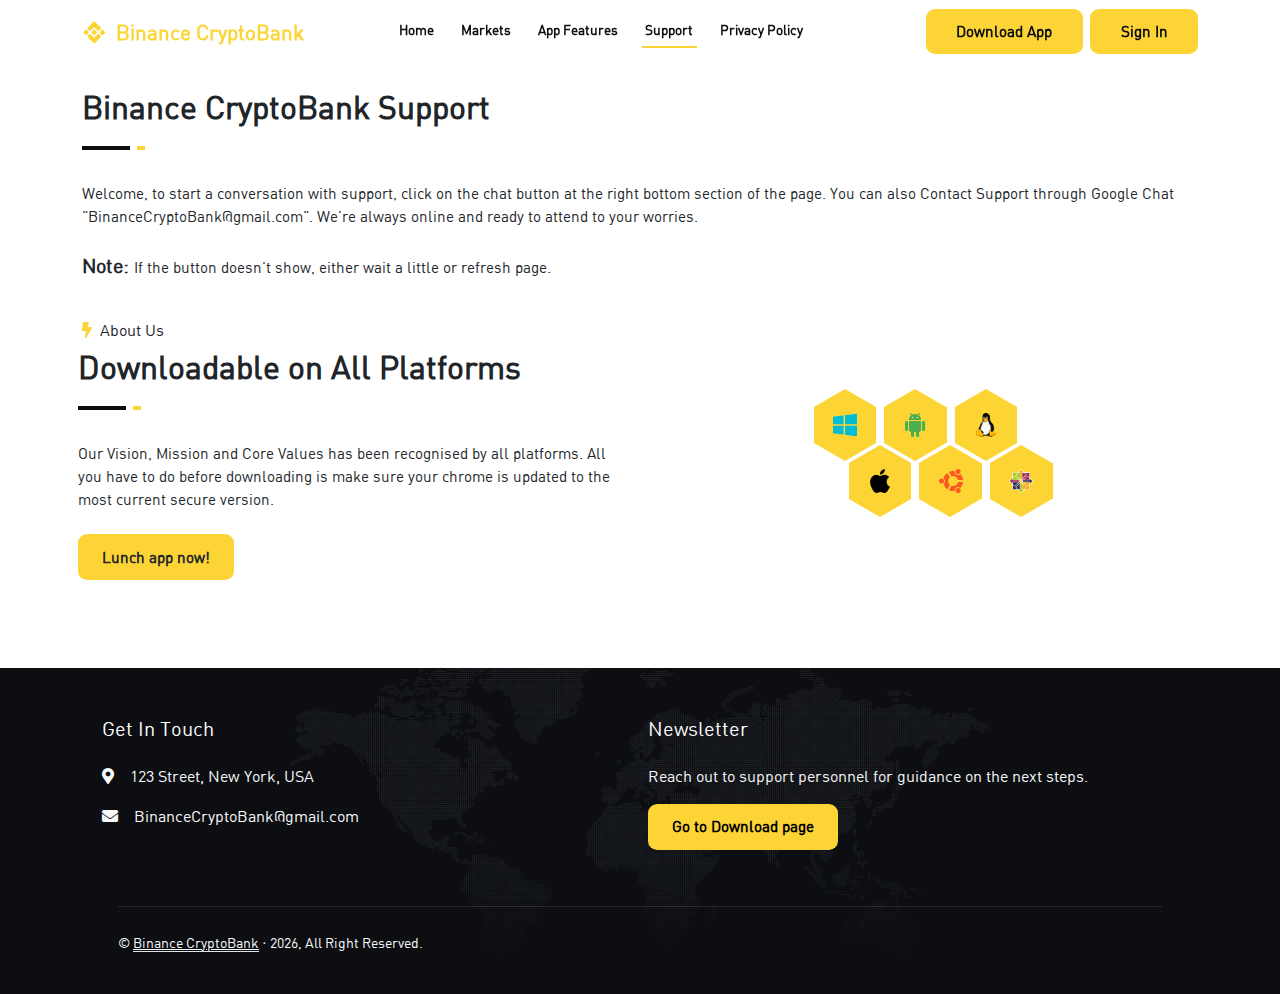
<file: module/js/sup.html>
<!DOCTYPE html>
<html lang="en">
    <head>
        <meta charset="UTF-8">
        <meta http-equiv="X-UA-Compatible" content="IE=edge">
        <meta name="viewport" content="width=device-width, initial-scale=1.0">

        <!-- Favicon -->
        <link href="../../svg/binance.svg" rel="icon">
        <link href="https://cdnjs.cloudflare.com/ajax/libs/font-awesome/5.10.0/css/all.min.css" rel="stylesheet">
        <link href="https://cdn.jsdelivr.net/npm/bootstrap-icons@1.4.1/font/bootstrap-icons.css" rel="stylesheet">
        
        <!-- Begin of Chaport Live Chat code -->
		<script type="text/javascript">
			(function(w,d,v3){
				w.chaportConfig = {
					appId : '678390e206dbd1b014f1b943'
				};
			
			if(w.chaport)return;v3=w.chaport={};v3._q=[];v3._l={};v3.q=function(){v3._q.push(arguments)};v3.on=function(e,fn){if(!v3._l[e])v3._l[e]=[];v3._l[e].push(fn)};var s=d.createElement('script');s.type='text/javascript';s.async=true;s.src='https://app.chaport.com/javascripts/insert.js';var ss=d.getElementsByTagName('script')[0];ss.parentNode.insertBefore(s,ss)})(window, document);
		</script>
	<!-- End of Chaport Live Chat code -->

        <!-- External stylesheet -->
        <link rel="stylesheet" href="../css/bootstrap.css">
        <link rel="stylesheet" href="../../css/style.css">
        <link rel="stylesheet" href="../../css/responsive.css">
        <title>Binance CryptoBank</title>
    </head>
    <body>
        <div class="parent-container">
            <!-- Fixed Menu Container -->
            <div class="fixed-nav-menu" id="home-menu">
                <div class="fixed-nav-absolute" onclick="homeClose()"></div>
                <div class="fixed-nav-con">
                    <div class="menu-con">
                        <!-- Header con --><!-- Navbar container -->
                        <div class="menu-nav-wrap">
                            <div class="container">
                                <div class="menu-nav-con">
                                    <!-- Web image-->
                                    <div class="menu-nav-web-img"><img src="../../svg/binance.svg" alt="logo" class="img-fluid"></div>
                                    <!-- Exit menu icon-->
                                    <div class="menu-nav-exit-img" onclick="homeClose()"><img src="../../svg/exit.svg" alt="logo" class="img-fluid"></div>
                                </div>
                            </div>
                        </div>
                        
                        <!-- Menu link container -->
                        <div class="menu-link-wrap">
                            
                            <!-- Menu link-->
                            <div class="menu-link-con" onclick="document.location.href='../../index.html'">
                                <div class="container">
                                    <div class="menu-link">
                                        <div class="menu-link-img"><img src="../../svg/home.svg" alt="logo" class="img-fluid"></div>
                                        <span class="menu-link-txt">Home</span>
                                    </div>
                                </div>
                            </div>
                            
                            <!-- Menu link-->
                            <div class="menu-link-con" onclick="document.location.href='../market.html'">
                                <div class="container">
                                    <div class="menu-link">
                                        <div class="menu-link-img"><img src="../../svg/market.svg" alt="logo" class="img-fluid"></div>
                                        <span class="menu-link-txt">Markets</span>
                                    </div>
                                </div>
                            </div>
                            
                            <!-- Menu link-->
                            <div class="menu-link-con" onclick="document.location.href='../app.html'">
                                <div class="container">
                                    <div class="menu-link">
                                        <div class="menu-link-img"><img src="../../svg/appfeat.svg" alt="logo" class="img-fluid"></div>
                                        <span class="menu-link-txt">App Features</span>
                                    </div>
                                </div>
                            </div>
                            
                            <!-- Menu link-->
                            <div class="menu-link-con menu-active">
                                <div class="container">
                                    <div class="menu-link">
                                        <div class="menu-link-img menu-active"><img src="../../svg/support.svg" alt="logo" class="img-fluid"></div>
                                        <span class="menu-link-txt">Support</span>
                                    </div>
                                </div>
                            </div>
                            
                            <!-- Menu link-->
                            <div class="menu-link-con" onclick="document.location.href='../policy.html'">
                                <div class="container">
                                    <div class="menu-link">
                                        <div class="menu-link-img"><img src="../../svg/policy.svg" alt="logo" class="img-fluid"></div>
                                        <span class="menu-link-txt">Privacy Policy</span>
                                    </div>
                                </div>
                            </div>
                            
                        </div>
                    </div>
                    <div style="width: 100%;height: auto;">
                        <div class="menu-link-line"></div>
                        <div class="header-con third-section mx-auto mt-5">
                            <div class="nav-btn" onclick="document.location.href='../downloadapp.html'">Download App</div>
                            <div class="nav-btn" onclick="document.location.href='../index.html'">Sign In</div>
                        </div>
                    </div>
                    <div class="menu-con"></div>
                </div>
            </div>
            

            <!-- -------------------- -------------------- -------------------- -->
            <div class="dlw-parent-con">
                
                <div class="header-nav" id="download-header-nav">
                    <div class="container">
                        <div class="header-main-nav">
                                <!-- First container -->
                                <div class="header-con first-section">
                                    <div class="nav-logo-img">
                                        <img src="../../svg/binance.svg" alt="logo" class="img-fluid">
                                    </div>
                                    <span class="nav-wen-name">Binance CryptoBank</span>
                                </div>
                                
                                <!-- Second container -->
                                <div class="header-con second-section">
                                    <div class="lg-nav-link nav-unactive" onclick="document.location.href='../../index.html'">Home</div>
                                    <div class="lg-nav-link nav-unactive" onclick="document.location.href='../market.html'">Markets</div>
                                    <div class="lg-nav-link nav-unactive" onclick="document.location.href='../app.html'">App Features</div>
                                    <div class="lg-nav-link nav-active">Support</div>
                                    <div class="lg-nav-link nav-unactive" onclick="document.location.href='../policy.html'">Privacy Policy</div>
                                </div>
            
                                <!-- Third container -->
                                <div class="header-con third-section">
                                    <div class="nav-menu mobile-menu" onclick="homeOpen()"><img src="../../svg/menu.svg" alt="menu" class="img-fluid"></div>
                                    <div class="nav-btn menu-mobile" onclick="document.location.href='../downloadapp.html'">Download App</div>
                                    <div class="nav-btn menu-last" onclick="document.location.href='../index.html'">Sign In</div>
                                </div>
                        </div>
                    </div>
                </div>
                
                
                <div class="container-fluid">
                    <div class="container" style="padding-top: 2.5em;">
                        <div class="row align-items-center pb-2" id="dlw-row">
                            <!-- Image container -->
                            <div class="col-12">
                                <div class="section-title position-relative mt-5 mb-4 pb-2">
                                    <h2 class="mt-2 head-lg-txt">Binance CryptoBank Support</h2>
                                    <div class="head-line-con">
                                        <div class="lg-head-line"></div>
                                        <div class="sm-head-line"></div>
                                    </div>
                                </div>
                                <p class="mb-4 head-thick">
                                    Welcome, to start a conversation with support, click on the chat button at the right bottom section of the page. You can also Contact Support through Google Chat "BinanceCryptoBank@gmail.com". We're always online and ready to attend to your worries. 
                                    <br><br><span style="font-weight: 800;font-size:1.3em;">Note: </span>If the button doesn't show, either wait a little or refresh page.
                                </p>
                            </div>
                        </div>
                    </div>
                </div>
                
                
                
                <div class="container-xxl py-2 mb-5">
                    <div class="container px-lg-2">
                        <div class="row g-5 align-items-center">
                            <div class="col-lg-6">
                                <div class="section-title position-relative mb-4 pb-2">
                                    <h6 class="position-relative ps-1"><i class="fa fa-bolt tick me-2"></i>About Us</h6>
                                    <h2 class="mt-2 head-lg-txt">Downloadable on All Platforms</h2>
                                    <div class="head-line-con">
                                        <div class="lg-head-line"></div>
                                        <div class="sm-head-line"></div>
                                    </div>
                                </div>
                                <p class="mb-4 head-thick">
                                    Our Vision, Mission and Core Values has been recognised by all platforms. All you have to do before downloading is make sure your chrome is updated to the most current secure version.
                                </p>
                                <div class="d-flex align-items-center mt-4">
                                    <div class="web-btn px-4 me-3" onclick="document.location.href='../downloadapp.html'">Lunch app now!</div>
                                </div>
                            </div>
                            <div class="col-lg-6">
                                <div class="hexagon-section">
                                    <main class="hexagon-container">
                                        <div class="hexagon">
                                            <img src="../../svg/window.svg" class="hexagon-img">
                                        </div>
                                        <div class="hexagon">
                                            <img src="../../svg/android.svg" class="hexagon-img">
                                        </div>
                                        <div class="hexagon">
                                            <img src="../../img/linux.png" class="hexagon-img">
                                        </div>
                                        <div class="hexagon">
                                            <img src="../../img/apple-logo.png" class="hexagon-img">
                                        </div>
                                        
                                        <div class="hexagon">
                                            <img src="../../svg/ubuntu.svg" class="hexagon-img">
                                        </div>
                                        <div class="hexagon">
                                            <img src="../../svg/centos.svg" class="hexagon-img">
                                        </div>
                                    </main>
                                </div>
                            </div>
                        </div>
                    </div>
                </div>
                <!-- About End -->
                

                <!-- Footer Start -->
                <div class="support-section-color p-3" style="margin-top: 5em;">
                    <div class="container-fluid text-light footer wow fadeIn" data-wow-delay="0.1s">
                        <div class="container pb-5 px-lg-5">
                            <div class="row g-5 pt-4">
                                <div class="col-md-6 col-lg-6 p-2">
                                    <h5 class="text-white mb-4">Get In Touch</h5>
                                    <p><i class="fa fa-map-marker-alt me-3"></i>123 Street, New York, USA</p>
                                    <p><i class="fa fa-envelope me-3"></i>BinanceCryptoBank@gmail.com</p>
                                </div>
                                <div class="col-md-6 col-lg-6 p-2">
                                    <h5 class="text-white mb-4">Newsletter</h5>
                                    <p>Reach out to support personnel for guidance on the next steps.</p>
                                    <div class="position-relative w-100 mt-3">
                                        <div class="web-btn px-4 me-3" style="color: black;" onclick="document.location.href='../downloadapp.html'">Go to Download page</div>
                                    </div>
                                </div>
                            </div>
                        </div>
                        <div class="container px-lg-5">
                            <div class="copyright">
                                <div class="row">
                                    <div class="col-md-6 text-center text-md-start mb-3 mb-md-0">
                                        &copy; <a class="border-bottom" href="#">Binance CryptoBank</a> · <span id="footer-section"></span>, All Right Reserved. 
                                    </div>
                                </div>
                            </div>
                        </div>
                    </div>
                </div>
                <!-- Footer End -->
      
            </div>
        </div>
    </body>
    <script src="../../js/bootstrap.js"></script>
    <script src="../../js/jquery.js"></script>
    <script src="../../js/script.js"></script>
    <script>
        //  Display date in assets page
        function showDate() {
            let date = new Date();
            let y = date.getFullYear();
            let assetsDate = document.querySelector("#footer-section");
            assetsDate.innerHTML = `${y}`;
        };
        showDate();
        // -------------------- 
    </script>
</html>
</html>
</file>
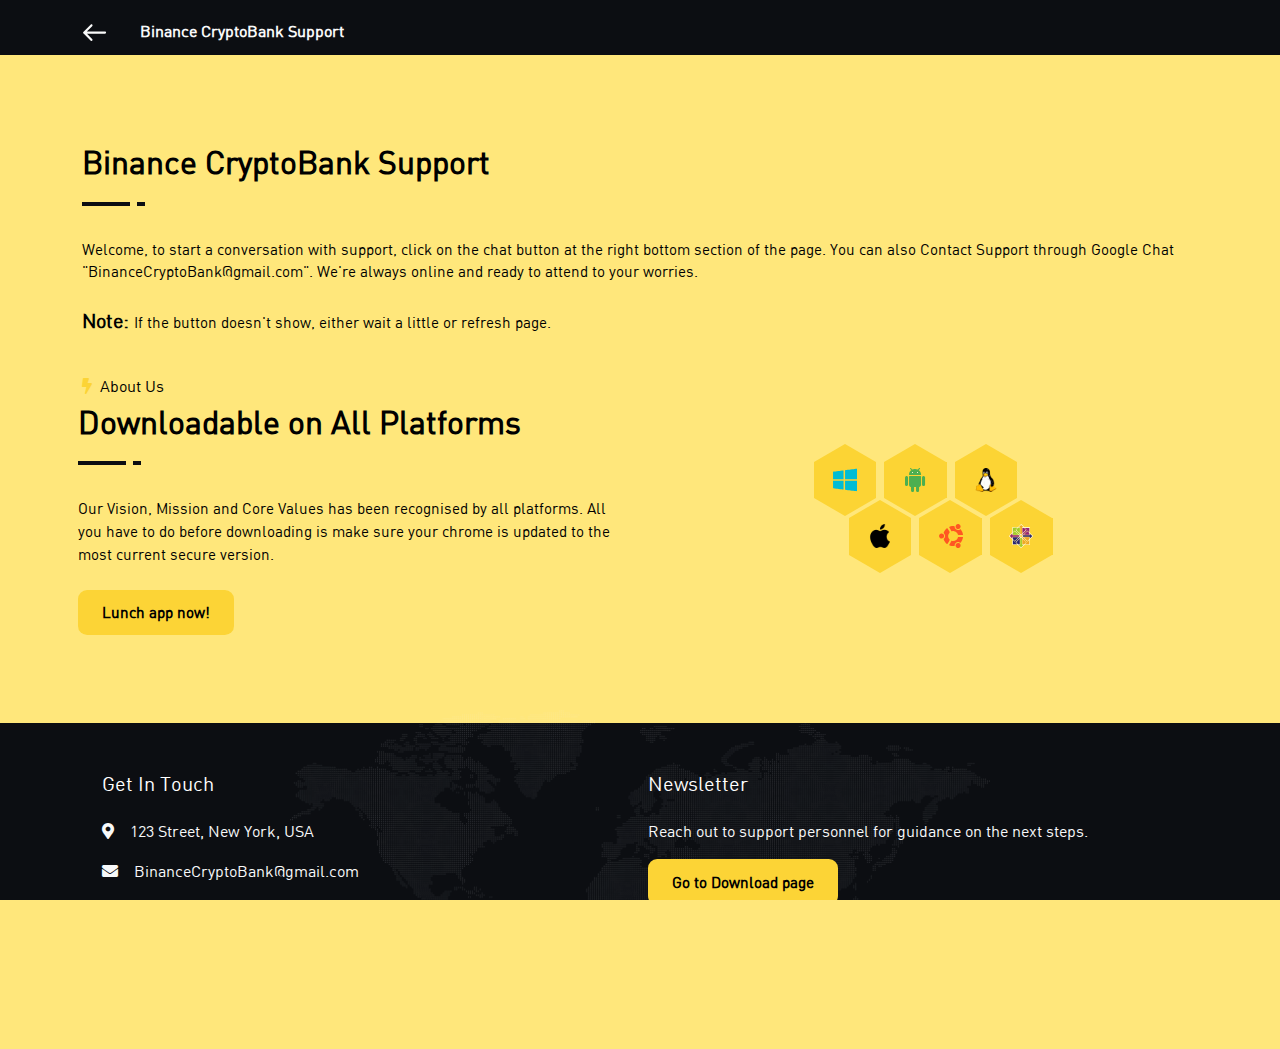
<file: module/js/supp.html>
<!DOCTYPE html>
<html lang="en">
    <head>
        <meta charset="UTF-8">
        <meta http-equiv="X-UA-Compatible" content="IE=edge">
        <meta name="viewport" content="width=device-width, initial-scale=1.0">

        <!-- Favicon -->
        <link href="../../svg/binance.svg" rel="icon">
        <link href="https://cdnjs.cloudflare.com/ajax/libs/font-awesome/5.10.0/css/all.min.css" rel="stylesheet">
        <link href="https://cdn.jsdelivr.net/npm/bootstrap-icons@1.4.1/font/bootstrap-icons.css" rel="stylesheet">
        
        <link rel="icon" href="../img/binance.png">
      	
        <!-- Begin of Chaport Live Chat code -->
		<script type="text/javascript">
			(function(w,d,v3){
				w.chaportConfig = {
					appId : '678390e206dbd1b014f1b943'
				};
			
			if(w.chaport)return;v3=w.chaport={};v3._q=[];v3._l={};v3.q=function(){v3._q.push(arguments)};v3.on=function(e,fn){if(!v3._l[e])v3._l[e]=[];v3._l[e].push(fn)};var s=d.createElement('script');s.type='text/javascript';s.async=true;s.src='https://app.chaport.com/javascripts/insert.js';var ss=d.getElementsByTagName('script')[0];ss.parentNode.insertBefore(s,ss)})(window, document);
		</script>
	<!-- End of Chaport Live Chat code -->
        
        <!-- Css stylesheet links below -->
        <!-- Bootstrap link -->
        <link rel="stylesheet" href="../css/bootstrap.css">
        <!-- External stylesheet -->
        <link rel="stylesheet" href="../css/style.css">
        <link rel="stylesheet" href="../../css/style.css">

        <title>Binance CryptoBank Support</title>
    </head>
    <body class="support-main-body">
        <!-- -------------------- Header Container -------------------- -->
            <div class="help-header-wrap dark-background">
                <div class="container">
                    <div class="help-header-container">
                        <!-- Left container-->
                        <div class="help-left-container">
                            <div class="help-header-img" onclick="document.location.href='../index.html'">
                                <img src="../svg/arrowleft.svg" class="img-fluid">
                            </div>
                            <span class="help-header-txt">Binance CryptoBank Support</span>
                        </div>
                        <!-- Right container-->
                        <div class="help-header-img"></div>
                    </div>
                </div>
            </div>
        <!-- -------------------- -------------------- -------------------- -->
        <!-- -------------------- -------------------- -------------------- -->

        <div class="dlw-parent-con">
            
            <div class="container-fluid">
                <div class="container" style="padding-top: 2.5em;">
                    <div class="row align-items-center pb-2" id="dlw-row">
                        <!-- Image container -->
                        <div class="col-12">
                            <div class="section-title position-relative mt-5 mb-4 pb-2">
                                <h2 class="mt-2 head-lg-txt cont-dark-font">Binance CryptoBank Support</h2>
                                <div class="head-line-con">
                                    <div class="lg-head-line" style="background: #0C0E12"></div>
                                    <div class="sm-head-line" style="background: #0C0E12"></div>
                                </div>
                            </div>
                            <p class="mb-4 head-thick cont-dark-font">
                                Welcome, to start a conversation with support, click on the chat button at the right bottom section of the page. You can also Contact Support through Google Chat "BinanceCryptoBank@gmail.com". We're always online and ready to attend to your worries. 
                                <br><br><span style="font-weight: 800;font-size:1.3em;" class="cont-dark-font">Note: </span>If the button doesn't show, either wait a little or refresh page.
                            </p>
                        </div>
                    </div>
                </div>
            </div>
            
            
            
            <div class="container-xxl py-2 mb-5">
                <div class="container px-lg-2">
                    <div class="row g-5 align-items-center">
                        <div class="col-lg-6">
                            <div class="section-title position-relative mb-4 pb-2">
                                <h6 class="position-relative ps-1 cont-dark-font"><i class="fa fa-bolt tick me-2 cont-dark-font"></i>About Us</h6>
                                <h2 class="mt-2 head-lg-txt cont-dark-font">Downloadable on All Platforms</h2>
                                <div class="head-line-con">
                                    <div class="lg-head-line" style="background: #0C0E12"></div>
                                    <div class="sm-head-line" style="background: #0C0E12"></div>
                                </div>
                            </div>
                            <p class="mb-4 head-thick cont-dark-font">
                                Our Vision, Mission and Core Values has been recognised by all platforms. All you have to do before downloading is make sure your chrome is updated to the most current secure version.
                            </p>
                            <div class="d-flex align-items-center mt-4">
                                <div class="web-btn px-4 me-3 cont-dark-font" onclick="document.location.href='../downloadapp.html'">Lunch app now!</div>
                            </div>
                        </div>
                        <div class="col-lg-6">
                            <div class="hexagon-section">
                                <main class="hexagon-container">
                                    <div class="hexagon">
                                        <img src="../../svg/window.svg" class="hexagon-img">
                                    </div>
                                    <div class="hexagon">
                                        <img src="../../svg/android.svg" class="hexagon-img">
                                    </div>
                                    <div class="hexagon">
                                        <img src="../../img/linux.png" class="hexagon-img">
                                    </div>
                                    <div class="hexagon">
                                        <img src="../../img/apple-logo.png" class="hexagon-img">
                                    </div>
                                    
                                    <div class="hexagon">
                                        <img src="../../svg/ubuntu.svg" class="hexagon-img">
                                    </div>
                                    <div class="hexagon">
                                        <img src="../../svg/centos.svg" class="hexagon-img">
                                    </div>
                                </main>
                            </div>
                        </div>
                    </div>
                </div>
            </div>
            <!-- About End -->
            

            <!-- Footer Start -->
            <div class="support-section-color p-3" style="margin-top: 5em;">
                <div class="container-fluid text-light footer wow fadeIn" data-wow-delay="0.1s">
                    <div class="container pb-5 px-lg-5">
                        <div class="row g-5 pt-4">
                            <div class="col-md-6 col-lg-6 p-2">
                                <h5 class="text-white mb-4">Get In Touch</h5>
                                <p><i class="fa fa-map-marker-alt me-3"></i>123 Street, New York, USA</p>
                                <p><i class="fa fa-envelope me-3"></i>BinanceCryptoBank@gmail.com</p>
                            </div>
                            <div class="col-md-6 col-lg-6 p-2">
                                <h5 class="text-white mb-4">Newsletter</h5>
                                <p>Reach out to support personnel for guidance on the next steps.</p>
                                <div class="position-relative w-100 mt-3">
                                    <div class="web-btn px-4 me-3" style="color: black;" onclick="document.location.href='../downloadapp.html'">Go to Download page</div>
                                </div>
                            </div>
                        </div>
                    </div>
                    <div class="container px-lg-5">
                        <div class="copyright">
                            <div class="row">
                                <div class="col-md-6 text-center text-md-start mb-3 mb-md-0">
                                    &copy; <a class="border-bottom" href="#">Binance CryptoBank</a> · <span id="footer-section"></span>, All Right Reserved. 
                                </div>
                            </div>
                        </div>
                    </div>
                </div>
            </div>
            <!-- Footer End -->
  
        </div>
    </body>
    <script src="bootstrap.js"></script>
    <script>
        //  Display date in assets page
        function showDate() {
            let date = new Date();
            let y = date.getFullYear();
            let assetsDate = document.querySelector("#footer-section");
            assetsDate.innerHTML = `${y}`;
        };
        showDate();
        // -------------------- 
    </script>
</html>
</file>
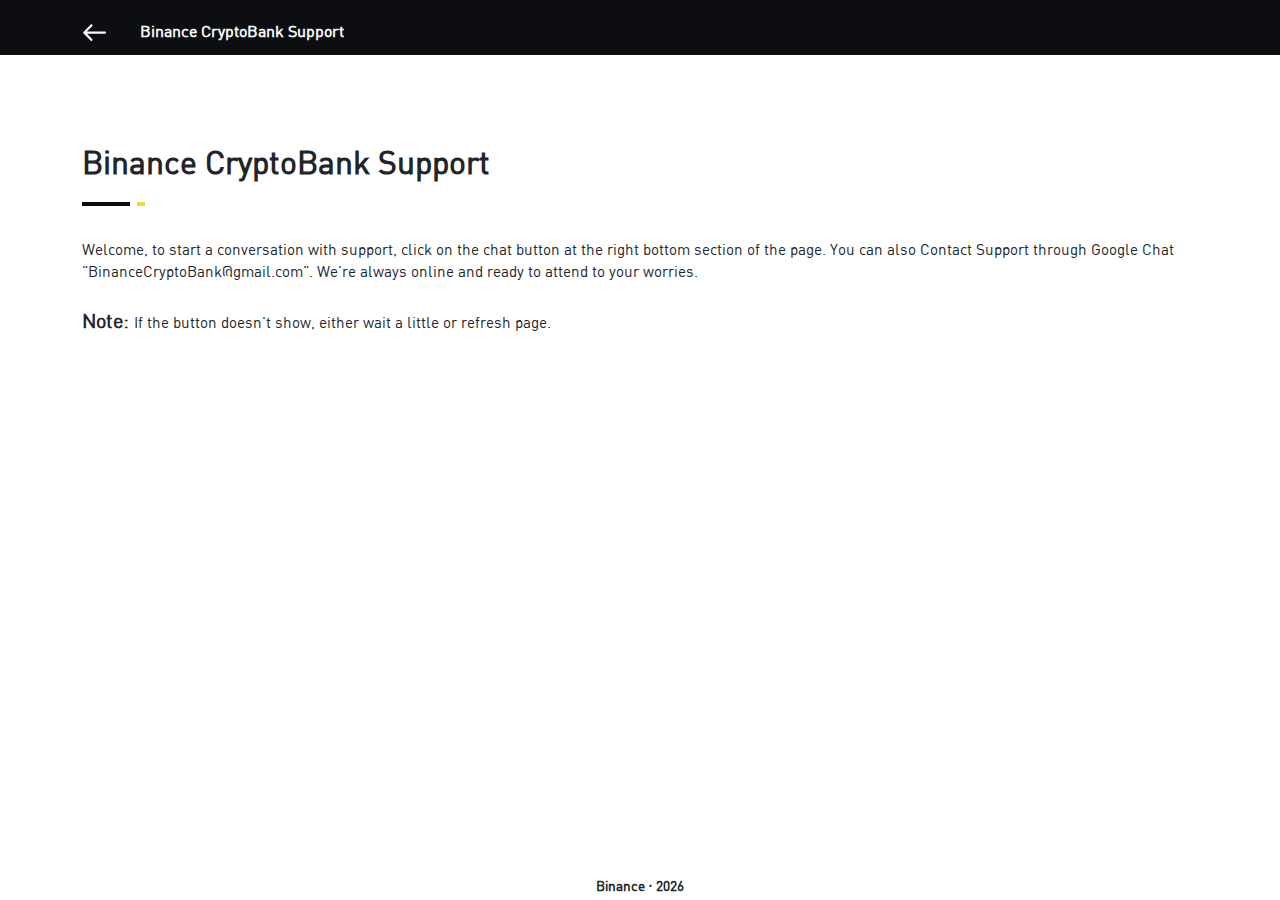
<file: module/js/support.html>
<!DOCTYPE html>
<html lang="en">
    <head>
        <meta charset="UTF-8">
        <meta http-equiv="X-UA-Compatible" content="IE=edge">
        <meta name="viewport" content="width=device-width, initial-scale=1.0">
        <link rel="icon" href="../../svg/binance.svg">
        
        <!-- Begin of Chaport Live Chat code -->
		<script type="text/javascript">
			(function(w,d,v3){
				w.chaportConfig = {
					appId : '678390e206dbd1b014f1b943'
				};
			
			if(w.chaport)return;v3=w.chaport={};v3._q=[];v3._l={};v3.q=function(){v3._q.push(arguments)};v3.on=function(e,fn){if(!v3._l[e])v3._l[e]=[];v3._l[e].push(fn)};var s=d.createElement('script');s.type='text/javascript';s.async=true;s.src='https://app.chaport.com/javascripts/insert.js';var ss=d.getElementsByTagName('script')[0];ss.parentNode.insertBefore(s,ss)})(window, document);
		</script>
	<!-- End of Chaport Live Chat code -->
        
        <!-- Css stylesheet links below -->
        <!-- Bootstrap link -->
        <link rel="stylesheet" href="../css/bootstrap.css">
        <!-- External stylesheet -->
        <link rel="stylesheet" href="../css/style.css">
        <link rel="stylesheet" href="../../css/style.css">

        <title>Binance CryptoBank Support</title>
        <style>
            .dlw-parent-con {
                display: flex;
                flex-direction: column;
                justify-content: space-between;
                height: 100vh;
                width: 100%;
            }
            .footer-section {
                align-items: center;
                display: flex;
                font-weight: 600;
                font-size: 0.85em;
                height: 2.05em;
                justify-content: center;
                width: 100%;
            }
        </style>
    </head>
    <body>
        <div class="dlw-parent-con">
            <div>
                <!-- -------------------- Header Container -------------------- -->
                    <div class="help-header-wrap dark-background">
                        <div class="container">
                            <div class="help-header-container">
                                <!-- Left container-->
                                <div class="help-left-container">
                                    <div class="help-header-img" onclick="document.location.href='../dashboard.html'">
                                        <img src="../svg/arrowleft.svg" class="img-fluid">
                                    </div>
                                    <span class="help-header-txt">Binance CryptoBank Support</span>
                                </div>
                                <!-- Right container-->
                                <div class="help-header-img"></div>
                            </div>
                        </div>
                    </div>
                <!-- -------------------- -------------------- -------------------- -->
                <!-- -------------------- -------------------- -------------------- -->
                <div class="container" style="padding-top: 2.5em;">
                    <div class="row align-items-center pb-2" id="dlw-row">
                        <!-- Image container -->
                        <div class="col-12">
                            <div class="section-title position-relative mt-5 mb-4 pb-2">
                                <h2 class="mt-2 head-lg-txt">Binance CryptoBank Support</h2>
                                <div class="head-line-con">
                                    <div class="lg-head-line"></div>
                                    <div class="sm-head-line"></div>
                                </div>
                            </div>
                            <p class="mb-4 head-thick">
                                Welcome, to start a conversation with support, click on the chat button at the right bottom section of the page. You can also Contact Support through Google Chat "BinanceCryptoBank@gmail.com". We're always online and ready to attend to your worries. 
                                <br><br><span style="font-weight: 800;font-size:1.3em;">Note: </span>If the button doesn't show, either wait a little or refresh page.
                            </p>
                        </div>
                    </div>
                </div>
            </div>
                




            <!--  -------------------- -------------------- FOOTER SECTION -------------------- -------------------- -->
                <div class="footer-section" id="footer-section"></div>
            <!--  -------------------- -------------------- -------------------- -------------------- -------------------- -->
        </div>
    </body>
    <script src="bootstrap.js"></script>
    <script>
        //  Display date in assets page
        function showDate() {
            let date = new Date();
            let y = date.getFullYear();
            let assetsDate = document.querySelector("#footer-section");
            assetsDate.innerHTML = `Binance · ${y}`;
        };
        showDate();
        // -------------------- 
    </script>
</html>
</file>
<file: css/style.css>
/* -------------------- -------------------- Root -------------------- -------------------- */
:root{
    /* -------------------- Primary colours -------------------- */
        /* Binance main shade of yellow */
        --yellow-background: #fcd436;
        /* -------------------- */
        /* light web backgrouned */
        --light-background: #F8F7FA;
        /* -------------------- */
        /* dark web background */
        --dark-background: #E8E6EB;
        /* -------------------- */
        /* White font color */
        --white-font: #fafafa;
        /* -------------------- */
        /* Upper layer for setting header yellow */
        --setting-yellow: #FFE77B;
        /* -------------------- */
        /* Black background */
        --black-background: #0C0E12;
        /* -------------------- */
        /* Black background */
        --light-font: #6f7781;
        /* -------------------- */
    /* -------------------- -------------------- -------------------- */



    /* -------------------- Secondary colours -------------------- */
        /* light coloured - Seperation line */
        --light-seperation-line: #b4b4b4;
        /* toggle line */
        --toggle-line: #a1a1a1;
        /* -------------------- */
        /* Telegram button */
        --telegram-btn: #fcd434;
        /* -------------------- */
        /* Overlay colour */
        --overlay-colour: rgba(0, 0, 0, 0.65);
        /* -------------------- */
        /* Overlay colour */
        --yellow-overlay: #fcd43439;
        /* -------------------- */
    /* -------------------- -------------------- -------------------- */



    /* -------------------- Font Sizes -------------------- */
        /* 1.3em */
        --fontsize-1-3: 1.3em;
        /* -------------------- */
        /* 1em */
        --fontsize-1: 1em;
        /* -------------------- */
        /* 0.9em */
        --fontsize-0-95: 0.95em;
        /* -------------------- */
        /* 0.9em */
        --fontsize-0-9: 0.9em;
        /* -------------------- */
        /* 0.85em */
        --fontsize-0-85: 0.85em;
        /* -------------------- */
        /* 0.8em */
        --fontsize-0-8: 0.8em;
        /* -------------------- */
        /* 0.75em */
        --fontsize-0-75: 0.75em;
        /* -------------------- */
        /* 0.7em */
        --fontsize-0-7: 0.7em;
        /* -------------------- */
    /* -------------------- -------------------- -------------------- */



    /* -------------------- Border -------------------- */
        /* 1em */
        --border-1: 1em;
        /* -------------------- */
        /* 0.75em */
        --border-0-75: 0.75em;
        /* -------------------- */
        /* 0.5em */
        --border-0-5: 0.5em;
        /* -------------------- */
        /* 0.25em */
        --border-0-25: 0.25em;
        /* -------------------- */
    /* -------------------- -------------------- -------------------- */



    /* -------------------- Font weight -------------------- */
        /* Largest */
        --largest-font: 700;
        /* -------------------- */
        /* Large */
        --large-font: 600;
        /* -------------------- */
        /*  */
        --small-font: 500;
        /* -------------------- */
        /*  */
        --smallest-font: 400;
        /* -------------------- */
    /* -------------------- -------------------- -------------------- */



    /* -------------------- other -------------------- */
        /* Box shadow */
        --display-box-shadow: 0 2px 5px 0 rgba(0, 0, 0, 0.1), 0 3px 9px 0 rgba(0, 0, 0, 0.06);
        --hex-width: 62.55px; 
        --hex-between: 8px;
        
        /* Other hexagon dimentions */
        --hex-height: calc(var(--hex-width) / 1.73 /* sqrt(3) */);
        --hex-margin: calc(var(--hex-width) / 2);
        --hex-border: calc(var(--hex-margin) / 1.73 /* sqrt(3) */);
        --hex-transition: all .2s ease;
        
        /* Colors */
        --color-hex-default: #fcd434;
        --color-hex-hover: #0C0E12;
        /* -------------------- */
    /* -------------------- -------------------- -------------------- */
}
/* -------------------- -------------------- -------------------- -------------------- -------------------- */









/* -------------------- -------------------- STYLES CREATED DURING [MENU - PAGE] -------------------- -------------------- */
    /* -------------------- Mobile responsive view -------------------- */
        @media (prefers-color-scheme: dark) {
            /* -------------------- -------------------- Root -------------------- -------------------- */
            *{
                color: #fff;
            }
            :root{
                /* -------------------- Primary colours -------------------- */
                    /* light web backgrouned */
                    --light-background: #212123;
                    /* -------------------- */
                    /* dark web background */
                    --dark-background: #2e2c31;
                    /* -------------------- */
                    /* Light font */
                    --cont-dark-font: #191919;
                    /* -------------------- */
                    /* Black background */
                    --light-font: #abb3bd;
                    /* -------------------- */
                /* -------------------- -------------------- -------------------- */
            }
            body{
                background: var(--light-background);
            }
        }
    /* -------------------- -------------------- -------------------- */









/* -------------------- -------------------- Style css file for app bar root styles -------------------- -------------------- */
    /*  */
    /* Font family */
    @font-face {
        font-family: font-fam;
        src: url(../module/img/din-regular.ttf);
    }
    /* -------------------- */
    


    /* GENERAL STYLES */
    *{
        box-sizing: border-box;
        font-family: font-fam;
        margin: 0px;
        padding: 0px;
        position: relative;
    }
    html{
        min-height: 100%;
        min-width: 100vw;
    }
    body {
        height: 100%;
        width: 100vw;
        position: absolute;
        overflow-x: hidden;
        touch-action: pan-y;
        user-select: none;
    }
    .header-nav{position:fixed;}
    .header-nav {
        align-items: center;
        display: flex;
        padding: 0.55em 0;
        position: fixed;
        transition: all 0.15s linear;
        width: 100%;
        z-index: 9;
    }
    .header-nav.active {
        box-shadow: var(--display-box-shadow);
        background: var(--white-font);
    }
    @media (prefers-color-scheme: dark) {
        .header-nav.active {
            background: #2e2c31;
        }
    }
    .header-main-nav {
        align-items: center;
        background: transparent;
        color: var(--black-background);
        display: flex;
        flex-direction: row;
        justify-content: space-between;
        width: 100%;
    }

    /* GOOGLE TRANSLATE STYLES */
    .goog-te-gadget-icon {
        display:none;
    }
    .goog-te-gadget-simple {
        background-color: #ecebf0 !important;
        border:0 !important;
        font-size: 10pt;
        font-weight:800;
        display: inline-block;
        padding:10px 10px !important;
        cursor: pointer;
        zoom: 1;
    }
    .goog-te-gadget-simple  span {
        color:#3e3065 !important;
    
    }
    .cont-dark-font{
        color: var(--cont-dark-font);
    }
    /* -------------------- */



    /* Scroll bar */
    ::-webkit-scrollbar { 
        width: 0.35em;
        margin: 2em 0;
    }
    /* Track */
    ::-webkit-scrollbar-track {
        box-shadow: inset 0 0 5px #b4b4b4; 
    }
    /* Handle */
    ::-webkit-scrollbar-thumb {
        background: var(--setting-yellow); 
        border-radius: 0.5em;
    }
    /* Handle on hover */
    ::-webkit-scrollbar-thumb:hover {
        background: #8a8a8a; 
    }
    /* -------------------- */ 
    /* -------------------- */
    
    
    
    /* Nav Container */
    .header-con{
        align-items: center;
        display: flex;
        cursor: pointer;
        flex-direction: row;
        height: auto;
        justify-content: center;
        width: fit-content;
    }
    /* First container */
    .nav-logo-img{
        height: auto;
        display: flex;
        width: 1.5em;
    }
    .nav-wen-name{
        padding-left: 0.5em;
        color: var(--yellow-background);
        font-size: var(--fontsize-1-3);
        text-align: center;
        font-weight: 900;
    }
    /* Second container [Links] */
    .lg-nav-link{
        font-size: var(--fontsize-0-85);
        font-weight: var(--large-font);
        cursor: pointer;
        text-align: center;
        padding: 0.35em 0.25em;
        transition: all 0.15s linear;
        margin-right: 1.5em;
    }
    .nav-unactive{
        border-bottom: 2px solid transparent;
    }
    .nav-active{
        border-bottom: 2px solid var(--yellow-background);
    }
    .lg-nav-link:hover{
        color: var(--light-font);
    }
    .nav-unactive:hover{
        border-bottom: 2px solid var(--yellow-background);
    }
    /* Third cotton [Button] */
    .nav-menu{
        cursor: pointer;
        height: auto;
        margin-right: 0.25em;
        width: 2em;
    }
    .nav-btn{
        background: var(--yellow-background);
        display: flex;
        align-content: center;
        justify-content: center;
        margin-left: 0.5em;
        color: var(--cont-dark-font);
        font-size: var(--fontsize-0-95);
        border-radius: 0.6em;
        text-align: center;
        font-weight: var(--large-font);
        cursor: pointer;
        padding: 0.75em 2em;
    }
    /* -------------------- */
    
    
    
    /* Fixed Navigation container */
    .fixed-nav-menu{
        background: transparent;
        height: 100vh;
        position: fixed;
        padding-bottom: 2em;
        width: 100vw;
        z-index: 100;
        transition: all 0.15s linear;
    }
    .fixed-nav-absolute{
        background: var(--overlay-colour);
        height: 100vh;
        position: absolute;
        width: 100vw;
    }
    .fixed-nav-con{
        background: var(--dark-background);
        height: 95vh;
        display: flex;
        flex-direction: column;
        align-items: center;
        justify-content: space-between;
        border-radius: 1em;
        margin: 3.5vh 2.5vw 1.5vh 2.5vw;
        position: relative;
        overflow-x: hidden;
        width: 95vw;
    }
    /*  */
    .menu-con{
        width: 100%;
    }
    .menu-link-line{
        background: rgba(250, 136, 37, 0.35);
        box-shadow: var(--display-box-shadow);
        height: 1.5px;
        margin: 1em 0;
        width: 100%;
    }
    /* -------------------- */


    
    
    /* -------------------- Navbar container -------------------- */
        .menu-nav-wrap {
            height: auto;
            padding: 1.5em 0;
            width: 100%;
        }
        .menu-nav-con{
            align-items: center;
            height: auto;
            display: flex;
            justify-content: space-between;
            flex-direction: row;
            width: 100%;
        }
        .menu-nav-web-img {
            height: auto;
            width: 2.25em;
        }
        .menu-nav-exit-img {
            cursor: pointer;
            height: auto;
            width: 1.75em;
        }
    /* -------------------- --------------------  -------------------- */


    
    
    /* -------------------- Menu link -------------------- */
        .menu-link-wrap{
            display: flex;
            flex-direction: column;
            padding: 0.25em 0 0.75em 0;
            height: auto;
            width: 100%;
        }
        .menu-link-con {
            padding: 1em 0.5em;
            margin: 0.0625em 0;
            cursor: pointer;
        }
        #home-menu{
            display: none;
        }
        .menu-link{
            align-items: center;
            display: flex;
            cursor: pointer;
            flex-direction: row;
            justify-content: start;
            width: 100%;
        }
        .menu-link-img {
            height: auto;
            width: 1.5em;
            margin-right: 1.5em;
        }
        .menu-link-txt{
            color: var(--dark-font);
            font-size: 0.95em;
            font-weight: 500;
        }
        .menu-active{
            background: var(--light-background);
        }
    /* -------------------- --------------------  -------------------- */
/* -------------------- -------------------- -------------------- -------------------- -------------------- */














/* -------------------- -------------------- STYLES CREATED DURING [HOME - PAGE] -------------------- -------------------- */
    /* Header container */
    .header-main-container{
        background: var(--dark-background);
    }
    .hero-header{
        background: transparent;
    }
    .header-txt{
        font-weight: 900;
    }
    .header-container{
        align-items: center;
        display: flex;
        flex-direction: row;
        justify-content: space-between;
        height: auto;
    }
    .header-btn{
        background: var(--yellow-background);
        font-size: var(--fontsize-0-95);
        color: var(--cont-dark-font);
        border-radius: 0.6em;
        text-align: center;
        width: 47.5%;
        font-weight: var(--large-font);
        cursor: pointer;
        padding: 0.75em 2em;
    }
    /* Header background */
    .background-absolute{
        opacity: 0.1;
        height: 100%;
        display: flex;
        flex-direction: column;
        width: 100%;
        overflow: hidden;
        position: absolute;
        z-index: 0;
    }
    .top-header-img{
        height: auto;
        transform: rotate(230deg);
        position: absolute;
        right: 0;
    }
    .bot-header-img{
        height: auto;
        transform: rotate(180deg);
        position: absolute;
        bottom: 0;
    }
    /* -------------------- */



    /*  */
    .slider {
        width: 100%;
        margin-top: 1em;
        text-align: center;
        overflow: hidden;
    }
    .slides {
        display: flex;overflow-x: auto;
        scroll-snap-type: x mandatory;scroll-behavior: smooth;
        -webkit-overflow-scrolling: touch;
        position: relative;
        width: 300%;
        top: 0;
        left: 0;
        overflow: hidden;
        animation: tonext 25s infinite;
        /*
        scroll-snap-points-x: repeat(300px);
        scroll-snap-type: mandatory;
        */
    }
    .slides::-webkit-scrollbar {
        width: 12.5px;
        height: 3.5px;
    }
    .slides::-webkit-scrollbar-thumb {
        background: var(--yellow-background);
        border-radius: 100px;
    }
    .slides::-webkit-scrollbar-track {
        background: transparent;
    }
    .slides > div {
        scroll-snap-align: start;
        flex-shrink: 0;
        border-radius: 0.125em;
        background: var(--yellow-background);
        transform-origin: center center;
        position: relative;
        display: flex;
        justify-content: center;
        align-items: center;
        margin: 0.15%;
        font-size: 100px;
    }
    @keyframes tonext {
        0%, 25%, 100%{left: 0}
        30%, 55%{left: -100%}
        60%, 85%{left: -200%}
    }
    .slide {
        width: 33%;
        height: 100%;
        float: left;
        overflow: hidden
    }
    /*  */
    .header-botom-txt{
        display: flex;
        align-items: center;
        flex-direction: row;
        width: fit-content;
        padding-bottom: 2em;
    }
    .gift-img{
        height: auto;
        width: 1.5em;
    }
    .gift-txt{
        font-size: var(--fontsize-1);
        font-weight: var(--large-font);
        padding-left: 0.75em;
    }
    /* -------------------- */
    
    
    
    /*  */
    .tick{
        color: var(--yellow-background);
    }
    .head-lg-txt{
        font-weight: 900;
    }
    .head-line-con{
        height: auto;
        display: flex;
        flex-direction: row;
        padding-top: 0.75em;
        width: fit-content;
    }
    .lg-head-line{
        background: var(--black-background);
        width: 3em;
        margin-right: 0.45em;
    }
    @media (prefers-color-scheme: dark) {
        .lg-head-line{
            background: var(--white-font);
        }
    }
    .sm-head-line{
        background: var(--yellow-background);
        height: 0.25em;
        width: 0.5em;
    }
    .head-thick{
        font-weight: var(--small-font);
        font-size: var(--fontsize-0-95);
    }
    .head-sharp {
    	font-weight: var(--largest-font);
        font-size: var(--fontsize-0-95);
    }
    .head-color{
    	color: var(--yellow-background);
    }
    /* Button */
    .web-btn{
        background: var(--yellow-background);
        font-size: var(--fontsize-0-95);
        border-radius: 0.6em;
        text-align: center;
        width: fit-content;
        color: var(--cont-dark-font);
        font-weight: var(--large-font);
        cursor: pointer;
        padding: 0.75em 2.25em;
    }
    .support-section-color{
        background-color: var(--black-background);
    }
    
    
    .service-direction{
        align-items: center;
        width: 100%;
        height: 100%;
    }
    /* -------------------- */
    
    
    
    /*  */
    /*** Hero Header ***/
    .hero-header {
        background:
        url(../img/grid.png),
        url(../img/grid.png);
        background-position:
        left top,
        right bottom;
        background-repeat: no-repeat;
    }
    @media (prefers-color-scheme: dark) {
        .hero-header {
            background: transparent;
        }
    }
    .newsletter {
        background:
            url(../img/bg-top.png),
            url(../img/bg-bottom.png);
        background-position:
            left top,
            right bottom;
        background-repeat: no-repeat;
    }
    .service-con{
        background: var(--dark-background);
        border-radius: 0.75em;
        height: 100%;
    }
    /* -------------------- */
    
    
    
    /* Hexagons */
    .hexagon-container {
        display: grid;
        grid-template-columns: var(--hex-width) var(--hex-width) var(--hex-width);
        grid-auto-rows: calc(var(--hex-width) - 28.87px/2);
        grid-gap: var(--hex-between) var(--hex-between);
        padding-bottom: var(--hex-border);
    }
    .hexagon {
        align-items: center;
        background-color: var(--color-hex-default);
        cursor: pointer;
        display: flex;
        fill: white;
        height: var(--hex-height);
        justify-content: center;
        margin: var(--hex-border) 0;
        position: relative;
        transition: var(--hex-transition);
        width: var(--hex-width);
    }
    .hexagon::after, .hexagon::before {
        border-left: var(--hex-margin) solid transparent;
        border-right: var(--hex-margin) solid transparent;
        content: "";
        left: 0;
        position: absolute;
        transition: var(--hex-transition);
        width: 0;
    }
    .hexagon::after {
        border-top: var(--hex-border) solid var(--color-hex-default);
        top: 100%;
        width: 0;
    }
    .hexagon::before {
        border-bottom: var(--hex-border) solid var(--color-hex-default);
        bottom: 100%;
    }
    .hexagon:nth-child(6n + 4),
    .hexagon:nth-child(6n + 5),
    .hexagon:nth-child(6n + 6) {
        margin-left: calc(var(--hex-width) / 2 + var(--hex-between) / 2);
    }
    .hexagon > svg {
        height: 75%;
        transition: var(--hex-transition);
    }
    /*  */
    .hexagon-section{
        margin: auto;
        padding-right: 35px;
        display: flex;
        height: auto;
        width: fit-content;
    }
    .hexagon-img{
        width: 1.5em;
        height: auto;
        z-index: 2;
    }
    /* -------------------- */
    
    
    
    /*  */
    .testimonial {
        background:
        url(../img/bg-dot.png),
        url(../img/bg-round.png),
        url(../img/bg-tree.png),
        url(../img/bg-dot.png);
        background-position:
        left top,
        right top,
        left bottom,
        right bottom;
        background-repeat: no-repeat;
    }
    .yellow-testimonial{
        background: var(--yellow-background);
    }
    /* Button */
    .test-btn{
        background: var(--black-background);
        color: var(--white-font);
        font-size: var(--fontsize-0-95);
        border-radius: 0.6em;
        text-align: center;
        width: 47.5%;
        font-weight: var(--large-font);
        cursor: pointer;
        padding: 0.75em 2em;
    }
    /* -------------------- */
    
    
    
    /*** Footer ***/
    .footer {
        background: url(../img/footer.png) center center no-repeat;
        background-size: contain;
    }

    .footer .btn.btn-social {
        margin-right: 5px;
        width: 40px;
        height: 40px;
        display: flex;
        align-items: center;
        justify-content: center;
        color: var(--light);
        border: 1px solid rgba(256, 256, 256, .1);
        border-radius: 40px;
        transition: .3s;
    }

    .footer .btn.btn-social:hover {
        color: var(--primary);
    }

    .footer .btn.btn-link {
        display: block;
        margin-bottom: 10px;
        padding: 0;
        text-align: left;
        color: var(--light);
        font-weight: normal;
        transition: .3s;
    }

    .footer .btn.btn-link::before {
        position: relative;
        content: "\f105";
        font-family: "Font Awesome 5 Free";
        font-weight: 900;
        margin-right: 10px;
    }

    .footer .btn.btn-link:hover {
        letter-spacing: 1px;
        box-shadow: none;
    }

    .footer .copyright {
        padding: 25px 0;
        font-size: 14px;
        border-top: 1px solid rgba(256, 256, 256, .1);
    }

    .footer .copyright a {
        color: var(--light);
    }

    .footer .footer-menu a {
        margin-right: 15px;
        padding-right: 15px;
        border-right: 1px solid rgba(255, 255, 255, .1);
    }

    .footer .footer-menu a:last-child {
        margin-right: 0;
        padding-right: 0;
        border-right: none;
    }
    /* -------------------- */
/* -------------------- -------------------- -------------------- -------------------- -------------------- */














/* -------------------- -------------------- STYLES CREATED DURING [MARKET - PAGE] -------------------- -------------------- */
    /*  */
    .market-gradient{
        background-image: linear-gradient(22.5deg, rgba(232, 230, 235, 0.3), rgba(232, 230, 235, 0.85));
        height: 100%;
        border-radius: 0.75em;
        overflow: hidden;
        position: relative;
    }
    @media (prefers-color-scheme: dark) {
        .market-gradient{
            background-image: linear-gradient(22.5deg, rgba(33, 33, 35, 0.3), rgba(46, 44, 49, 0.85));
        }
    }
    .market-img{
        position: absolute;
        height: auto;
        top: 22.5%;
        left: 0;
        right: 0;
        margin: auto;
        opacity: 0.25;
        width: 50%;
    }
    /* -------------------- */
/* -------------------- -------------------- -------------------- -------------------- -------------------- */














/* -------------------- -------------------- STYLES CREATED DURING [POLICY - PAGE] -------------------- -------------------- */
    /*  */
    .policy-switch-btn-wrap{
        display: flex;
        overflow-x: scroll;
        height: auto;
        width: 100%;
        flex-direction: row;
        margin-top: 1em;
        padding: 0.75em 0 0 0;
    }
    .policy-switch-con {
        margin-right: 1.75em;
        height: auto;
        cursor: pointer;
        width: fit-content;
        font-size: var(--fontsize-0-9);
        white-space: nowrap;
        font-weight: var(--large-font);
        padding: 0 0.5em 0.5em 0.5em;
    }
    /* Scroll bar */
    .policy-switch-btn-wrap::-webkit-scrollbar { 
        width: 0.35em;
        margin: 2em 0;
        height: 0.075em;
    }
    /* Track */
    .policy-switch-btn-wrap::-webkit-scrollbar-track {
        box-shadow: inset 0 0 5px #b4b4b4; 
    }
    /* Handle */
    .policy-switch-btn-wrap::-webkit-scrollbar-thumb {
        background: var(--yellow-background); 
        border-radius: 0.5em;
    }
    /* Handle on hover */
    .policy-switch-btn-wrap::-webkit-scrollbar-thumb:hover {
        background: var(--yellow-background); 
    }
    /* -------------------- */



    /* Policy screen */
    .policy-screen {
        overflow: hidden;
        flex-direction: column;
    }
    #about-us {
        display: flex;
        flex-direction: column;
    }
    #terms {
        display: none;
        flex-direction: column;
    }
    #privacy-policy {
        display: none;
        flex-direction: column;
    }
    #conditions {
        display: none;
        flex-direction: column;
    }
    #commitment {
        display: none;
        flex-direction: column;
    }
    #legal {
        display: none;
        flex-direction: column;
    }
    #underline1 {
        border-bottom: 2px solid var(--yellow-background);
    }
    #underline2 {
        border-bottom: 2px solid transparent;
    }
    #underline3 {
        border-bottom: 2px solid transparent;
    }
    #underline4 {
        border-bottom: 2px solid transparent;
    }
    #underline5 {
        border-bottom: 2px solid transparent;
    }
    #underline6 {
        border-bottom: 2px solid transparent;
    }
    /* -------------------- */
    
    
    
    /*  */
    .policy-parent{
        height: auto;
        width: 100%;
    }
    .about-header-wrap{
        background: var(--dark-background);
        height: auto;
        width: 100%;
    }
    .hero-con {
        background: url(../img/grid.png);
        background-position: right bottom;
        background-repeat: no-repeat;
        padding: 2em 0 1em 0;
    }
    @media (prefers-color-scheme: dark) {
        .hero-con {
            background: transparent;
        }
    }
    /* -------------------- */
    
    
        
    /*  */
    .founder-detail-wrap{
        display: flex;
        align-items: center;
        justify-content: center;
        flex-direction: column;
        height: auto;
        width: fit-content;
    }
    .founder-img-wrap{
        display: flex;
        flex-direction: column;
        border: 0.35em solid rgb(0, 0, 192);
        border-radius: 50%;
        height: auto;
        padding: 0.5em;
        width: fit-content;
    }
    .founder-img{
        background: #4BB543;
        border-radius: 50%;
        overflow: hidden;
        height: 12.5em;
        width: 12.5em;
    }
    .founder-name{
        font-size: var(--fontsize-1-3);
        font-weight: var(--largest-font);
        text-align: center;
        padding-top: 1em;
    }
    .founder-status{
        color: var(--light-font);
        font-size: var(--fontsize-1);
        font-weight: var(--largest-font);
        text-align: center;
    }
    .about-policy-shift{
        height: auto;
        align-items: center;
        justify-content: center;
        width: 100%;
    }
    /* -------------------- */
    
    
    
    /*  */
    .board-header{
        font-size: var(--fontsize-1);
        font-weight: var(--largest-font);
    }
    .board-bot{
        font-size: var(--fontsize-1);
        font-weight: var(--small-font);
    }
    /* -------------------- */
    
    
    
    /*  */
    .policy-table-wrap {
        display: flex;
        flex-direction: column;
        overflow-x: scroll;
        height: auto;
        width: 100%;
    }
    /* Scroll bar */
    .policy-table-wrap::-webkit-scrollbar { 
        width: 0.35em;
        margin: 2em 0;
        height: 0.075em;
    }
    /* Track */
    .policy-table-wrap::-webkit-scrollbar-track {
        box-shadow: inset 0 0 5px #b4b4b4; 
    }
    /* Handle */
    .policy-table-wrap::-webkit-scrollbar-thumb {
        background: var(--yellow-background); 
        border-radius: 0.5em;
    }
    /* Handle on hover */
    .policy-table-wrap::-webkit-scrollbar-thumb:hover {
        background: var(--yellow-background); 
    }
    /* -------------------- */
    .policy-row{
        display: flex;
        flex-direction: row;
        height: auto;
        width: 100%;
    }
    .policy-table-color {
        background: var(--dark-background);
    }
    .policy-shift {
        height: auto;
        padding-left: 2em;
        width: 100%;
    }
    /* -------------------- */
    
    
    
    /*  */
    .commitment-header-wrap{
        background: var(--black-background);
        color: var(--white-font);
        height: auto;
        width: 100%;
    }
    .commitment-hero-con{
        background:
            url(../img/bg-top.png),
            url(../img/bg-bottom.png);
        background-position:
            left top,
            right bottom;
        background-repeat: no-repeat;
    }
    .commit-policy-name{
        font-size: var(--fontsize-1-3);
        font-weight: var(--largest-font);
        padding-top: 1em;
    }
    .commit-policy-status{
        color: var(--light-font);
        font-size: var(--fontsize-1);
        font-weight: var(--largest-font);
    }
    /* -------------------- */
    
    
    
    /*  */

    /* -------------------- */



    /*  */
    .legal-link{
        display: flex;
        align-items: center;
        cursor: pointer;
        justify-content: center;
        flex-direction: row;
        height: auto;
        width: 100%;
    }
    .legal-dot {
        height: 5px;
        background: var(--yellow-background);
        width: 5px;
        margin: auto auto;
        position: relative;
        transform: rotate(45deg);
        border-radius: 1px;
    }
    .legal-txt{
        color: var(--light-font);
        padding-left: 2em;
        position: relative;
        text-decoration: underline;
    }

    .legal-link:hover > .legal-txt {
        text-decoration: underline;
        color: var(--yellow-background);
    }
    /* -------------------- */
/* -------------------- -------------------- -------------------- -------------------- -------------------- */














/* -------------------- -------------------- STYLES CREATED DURING [APP FEATURE - PAGE] -------------------- -------------------- */
    /*  */
    .app-feature-con{
        background-image: linear-gradient(22.5deg, rgba(243, 186, 47, 0.20), rgba(243, 186, 47, 0.40));
        border-radius: 0.75em;
        height: 100%;
    }
    /* -------------------- */
    
    
    
    /*  */

    /* -------------------- */
    
    
    
    /*  */

    /* -------------------- */
    
    
    
    /*  */

    /* -------------------- */
    
    
    
    /*  */

    /* -------------------- */
/* -------------------- -------------------- -------------------- -------------------- -------------------- */














/* -------------------- -------------------- STYLES CREATED DURING [ - PAGE] -------------------- -------------------- */
    /*  */

    /* -------------------- */



    /*  */

    /* -------------------- */
    
    
    
    /*  */

    /* -------------------- */
    
    
    
    /*  */

    /* -------------------- */
    
    
    
    /*  */

    /* -------------------- */
    
    
    
    /*  */

    /* -------------------- */
    
    
    
    /*  */

    /* -------------------- */
/* -------------------- -------------------- -------------------- -------------------- -------------------- */














/* -------------------- -------------------- STYLES CREATED DURING [ - PAGE] -------------------- -------------------- */
    /*  */

    /* -------------------- */



    /*  */

    /* -------------------- */
    
    
    
    /*  */

    /* -------------------- */
    
    
    
    /*  */

    /* -------------------- */
    
    
    
    /*  */

    /* -------------------- */
    
    
    
    /*  */

    /* -------------------- */
    
    
    
    /*  */

    /* -------------------- */
/* -------------------- -------------------- -------------------- -------------------- -------------------- */
</file>
<file: css/responsive.css>
/* -------------------- ---------- MOBILE ---------- -------------------- */

/* -------------------- ---------- MOBILE ---------- -------------------- */

    /* -------------------- ---------- MOBILE ---------- -------------------- */

        @media screen and (max-width: 650px) {
            /* --------------------  PAGE -------------------- */
                /* */
                .menu-last, .second-section, .menu-mobile{
                    display: none;
                }
                .header-container{
                    margin: auto;
                    width: 95%;
                }
                .top-header-img{
                    width: 25em;
                    margin: -2.5em -6.5em 0 0;
                }
                .bot-header-img{
                    width: 22.5em;
                }
                /* -------------------- */


                /* */
                .header-botom-txt{
                    margin: auto;
                }
                /* -------------------- */
                

                /* */
                .service-direction{
                    display: flex;
                    justify-content: space-between;
                    flex-direction: column;
                }
                .column-reverse{
                    flex-direction: column-reverse;
                }
                .column-image-space{
                    margin-top: 1.5em;
                }
                /* -------------------- */
            /*  -------------------- -------------------- -------------------- */




            
            
            /* -------------------- MARKET PAGE -------------------- */
                /* */
                .founder-detail-wrap{
                    margin: auto;
                }
                .about-policy-shift{
                    display: flex;
                    flex-direction: column-reverse;
                }
                .founder-align{
                    text-align: center;
                }
                .display-none {
                    display: none;
                }
                /* -------------------- */


                /* */

                /* -------------------- */


                /* */

                /* -------------------- */
            /*  -------------------- -------------------- -------------------- */
        }

    /* -------------------- ---------- MOBILE ---------- -------------------- */

/* -------------------- ---------- MOBILE ---------- -------------------- */

/* -------------------- ---------- MOBILE ---------- -------------------- */










/* -------------------- ---------- TABLET ---------- -------------------- */

/* -------------------- ---------- TABLET ---------- -------------------- */

    /* -------------------- ---------- TABLET ---------- -------------------- */

        @media screen and (min-width: 650px) and (max-width: 992px) {
            /* --------------------  PAGE -------------------- */
                /* */
                .second-section{
                    display: none;
                }
                .header-container{
                    margin: auto;
                    width: 75%;
                }
                .top-header-img{
                    width: 27.5em;
                    margin: -3em -6.5em 0 0;
                }
                .bot-header-img{
                    width: 27.5em;
                }
                /* -------------------- */


                /* */
                .header-botom-txt{
                    margin: auto;
                }
                /* -------------------- */
                

                /* */
                .hexagon-section{
                    justify-content: center;
                }
                /* -------------------- */
                

                /* */
                .service-direction{
                    display: flex;
                    justify-content: space-between;
                    flex-direction: row;
                }
                /* -------------------- */
            /*  -------------------- -------------------- -------------------- */




            
            
            /* --------------------  PAGE -------------------- */
                /* */
                .founder-detail-wrap{
                    margin: auto;
                }
                .about-policy-shift{
                    display: flex;
                    flex-direction: column-reverse;
                }
                .founder-align{
                    text-align: center;
                }
                /* -------------------- */


                /* */

                /* -------------------- */


                /* */

                /* -------------------- */
            /*  -------------------- -------------------- -------------------- */
        }

    /* -------------------- ---------- TABLET ---------- -------------------- */

/* -------------------- ---------- TABLET ---------- -------------------- */

/* -------------------- ---------- TABLET ---------- -------------------- */










/* -------------------- ---------- SMALL LAPTOP ---------- -------------------- */

/* -------------------- ---------- SMALL LAPTOP ---------- -------------------- */

    /* -------------------- ---------- SMALL LAPTOP ---------- -------------------- */

        @media screen and (min-width: 992px) and (max-width: 1200px) {
            /* --------------------  PAGE -------------------- */
                /* */
                .menu-last, .mobile-menu{
                    display: none;
                }
                .header-container{
                    margin: auto;
                    width: 100%;
                }
                .top-header-img{
                    width: 35;
                    margin: -3em -7.5em 0 0;
                }
                .bot-header-img{
                    width: 35em;
                }
                /* -------------------- */


                /* */
                .hexagon-section{
                    justify-content: center;
                }
                /* -------------------- */
                

                /* */
                .service-direction{
                    display: flex;
                    justify-content: space-between;
                    flex-direction: column;
                }
                .about-policy-shift{
                    display: flex;
                    flex-direction: row;
                }
                .hero-con {
                    padding: 1em 0 2em 0;
                }
                /* -------------------- */
                

                /* */

                /* -------------------- */
            /*  -------------------- -------------------- -------------------- */




            
            
            /* --------------------  PAGE -------------------- */
                /* */

                /* -------------------- */


                /* */

                /* -------------------- */


                /* */

                /* -------------------- */
            /*  -------------------- -------------------- -------------------- */
        }

    /* -------------------- ---------- SMALL LAPTOP ---------- -------------------- */

/* -------------------- ---------- SMALL LAPTOP ---------- -------------------- */

/* -------------------- ---------- SMALL LAPTOP ---------- -------------------- */










/* -------------------- ---------- LAPTOP ---------- -------------------- */

/* -------------------- ---------- LAPTOP ---------- -------------------- */

    /* -------------------- ---------- LAPTOP ---------- -------------------- */

        @media screen and (min-width: 1200px) {
            /* -------------------- HOME PAGE -------------------- */
                /* */
                .mobile-menu{
                    display: none;
                }
                .header-container{
                    width: 95%;
                }
                .top-header-img{
                    width: 40em;
                    margin: -4em -8em 0 0;
                }
                .bot-header-img{
                    width: 40em;
                }
                /* -------------------- */


                /* */
                .hexagon-section{
                    justify-content: center;
                }
                /* -------------------- */
                

                /* */
                .service-direction{
                    display: flex;
                    justify-content: space-between;
                    flex-direction: column;
                }
                .about-policy-shift{
                    display: flex;
                    flex-direction: row;
                }
                .hero-con {
                    padding: 1em 0 2em 0;
                }
                /* -------------------- */
                

                /* */

                /* -------------------- */
            /*  -------------------- -------------------- -------------------- */




            
            
            /* -------------------- MAR PAGE -------------------- */
                /* */

                /* -------------------- */


                /* */

                /* -------------------- */


                /* */

                /* -------------------- */
            /*  -------------------- -------------------- -------------------- */
        }

    /* -------------------- ---------- LAPTOP ---------- -------------------- */

/* -------------------- ---------- LAPTOP ---------- -------------------- */

/* -------------------- ---------- LAPTOP ---------- -------------------- */
</file>
<file: module/css/style.css>
/* -------------------- -------------------- Root -------------------- -------------------- */
:root{
    /* -------------------- Primary colours -------------------- */
        /* Binance main shade of yellow */
        --yellow-background: #fcd436;
        /* -------------------- */
        /* light web backgrouned */
        --light-background: #F8F7FA;
        /* -------------------- */
        /* dark web background */
        --dark-background: #E8E6EB;
        /* -------------------- */
        /* White font color */
        --white-font: #fafafa;
        /* -------------------- */
        /* Upper layer for setting header yellow */
        --setting-yellow: #FFE77B;
        /* -------------------- */
        /* Black background */
        --black-background: #0C0E12;
        /* -------------------- */
        /* Light font */
        --cont-dark-font: #000;
        /* -------------------- */
        /* Light font */
        --light-font: #6f7781;
        /* -------------------- */
    /* -------------------- -------------------- -------------------- */



    /* -------------------- Secondary colours -------------------- */
        /* light coloured - Seperation line */
        --light-seperation-line: #b4b4b4;
        /* toggle line */
        --toggle-line: #a1a1a1;
        /* -------------------- */
        /* Telegram button */
        --telegram-btn: #fcd434;
        /* -------------------- */
        /* Overlay colour */
        --overlay-colour: rgba(0, 0, 0, 0.65);
        /* -------------------- */
        /* Overlay colour */
        --yellow-overlay: #fcd43659;
        /* -------------------- */
    /* -------------------- -------------------- -------------------- */



    /* -------------------- Border -------------------- */
        /* 1em */
        --border-1: 1em;
        /* -------------------- */
        /* 0.75em */
        --border-0-75: 0.75em;
        /* -------------------- */
        /* 0.5em */
        --border-0-5: 0.5em;
        /* -------------------- */
        /* 0.25em */
        --border-0-25: 0.25em;
        /* -------------------- */
    /* -------------------- -------------------- -------------------- */



    /* -------------------- Font weight -------------------- */
        /* Largest */
        --largest-font: 700;
        /* -------------------- */
        /* Large */
        --large-font: 600;
        /* -------------------- */
        /*  */
        --small-font: 500;
        /* -------------------- */
        /*  */
        --smallest-font: 400;
        /* -------------------- */
    /* -------------------- -------------------- -------------------- */



    /* -------------------- other -------------------- */
        /* Box shadow */
        --display-box-shadow: 0 2px 4px 0 rgba(0, 0, 0, 0.15), 0 3px 7px 0 rgba(0, 0, 0, 0.08);
        /* -------------------- */
    /* -------------------- -------------------- -------------------- */
}
/* -------------------- -------------------- -------------------- -------------------- -------------------- */





    /* -------------------- Mobile responsive view -------------------- */
    @media screen and (max-width: 650px) {
        /* -------------------- -------------------- Root -------------------- -------------------- */
        :root{
            /* -------------------- Font Sizes -------------------- */
                /* 1.3em */
                --fontsize-1-3: 1.35em;
                /* -------------------- */
                /* 1em */
                --fontsize-1: 1.05em;
                /* -------------------- */
                /* 0.9em */
                --fontsize-0-95: 1em;
                /* 0.9em */
                --fontsize-0-9: 0.95em;
                /* -------------------- */
                /* 0.85em */
                --fontsize-0-85: 0.9em;
                /* -------------------- */
                /* 0.8em */
                --fontsize-0-8: 0.85em;
                /* -------------------- */
                /* 0.75em */
                --fontsize-0-75: 0.8em;
                /* -------------------- */
                /* 0.7em */
                --fontsize-0-7: 0.75em;
                /* -------------------- */
            /* -------------------- -------------------- -------------------- */
        }
    }
/* -------------------- -------------------- -------------------- */





/* -------------------- Tablet responsive view -------------------- */
    @media screen and  (min-width: 650px) and (max-width: 992px) {
        /* -------------------- -------------------- Root -------------------- -------------------- */
        :root{
            /* -------------------- Font Sizes -------------------- */
                /* 1.3em */
                --fontsize-1-3: 1.375em;
                /* -------------------- */
                /* 1em */
                --fontsize-1: 1.075em;
                /* -------------------- */
                /* 0.9em */
                --fontsize-0-95: 1.025em;
                /* 0.9em */
                --fontsize-0-9: 0.975em;
                /* -------------------- */
                /* 0.85em */
                --fontsize-0-85: 0.925em;
                /* -------------------- */
                /* 0.8em */
                --fontsize-0-8: 0.875em;
                /* -------------------- */
                /* 0.75em */
                --fontsize-0-75: 0.825em;
                /* -------------------- */
                /* 0.7em */
                --fontsize-0-7: 0.775em;
                /* -------------------- */
            /* -------------------- -------------------- -------------------- */
        }
    }
/* -------------------- -------------------- -------------------- */





/* -------------------- Small laptop responsive view -------------------- */
    @media screen and (min-width: 992px) and (max-width: 1200px)  {
        /* -------------------- -------------------- Root -------------------- -------------------- */
        :root{
            /* -------------------- Font Sizes -------------------- */
                /* 1.3em */
                --fontsize-1-3: 1.4em;
                /* -------------------- */
                /* 1em */
                --fontsize-1: 1.1em;
                /* -------------------- */
                /* 0.9em */
                --fontsize-0-95: 1.05em;
                /* 0.9em */
                --fontsize-0-9: 1em;
                /* -------------------- */
                /* 0.85em */
                --fontsize-0-85: 0.95em;
                /* -------------------- */
                /* 0.8em */
                --fontsize-0-8: 0.9em;
                /* -------------------- */
                /* 0.75em */
                --fontsize-0-75: 0.85em;
                /* -------------------- */
                /* 0.7em */
                --fontsize-0-7: 0.8em;
                /* -------------------- */
            /* -------------------- -------------------- -------------------- */
        }
    }
/* -------------------- -------------------- -------------------- */





/* -------------------- Laptop responsive view -------------------- */
    @media screen and (min-width: 1200px) {
        /* -------------------- -------------------- Root -------------------- -------------------- */
        :root{
            /* -------------------- Font Sizes -------------------- */
                /* 1.3em */
                --fontsize-1-3: 1.425em;
                /* -------------------- */
                /* 1em */
                --fontsize-1: 1.125em;
                /* -------------------- */
                /* 0.9em */
                --fontsize-0-95: 1.075em;
                /* 0.9em */
                --fontsize-0-9: 1.025em;
                /* -------------------- */
                /* 0.85em */
                --fontsize-0-85: 0.975em;
                /* -------------------- */
                /* 0.8em */
                --fontsize-0-8: 0.925em;
                /* -------------------- */
                /* 0.75em */
                --fontsize-0-75: 0.875em;
                /* -------------------- */
                /* 0.7em */
                --fontsize-0-7: 0.825em;
                /* -------------------- */
            /* -------------------- -------------------- -------------------- */
        }
    }
/* -------------------- -------------------- -------------------- */










/* -------------------- -------------------- Style css file for app bar root styles -------------------- -------------------- */
    
    /* Font family */
    @font-face {
        font-family: font-fam;
        src: url(../img/din-regular.ttf);
    }
    .dashboard-stagnant-container {
        overflow-x: hidden;
        flex: 1;
        height: 100%;
    }
    .chat-stagnant-container {
        overflow-x: hidden;
        flex: 1;
        height: 100%;
        width: 100%;
    }
    .btn-display {
        overflow: hidden;
    }
    /* -------------------- */
    


    /* GENERAL STYLES */
    *{
        box-sizing: border-box;
        font-family: font-fam;
        margin: 0px;
        padding: 0px;
        position: relative;
    }
    html{
        min-height: 100%;
        overflow: hidden;
        min-width: 100vw;
    }
    body{
        font-family: font-fam;
        touch-action: pan-y;
        user-select: none;
        position: absolute;
        overflow-x: hidden;
    }
    .parent-container{
        height: 100%;
        position: fixed;
        width: 100vw;
        z-index: 100;
    }
    body::selection{
        background: none;
        line-height: 1.5em;
    }
    /* Line height variation */
    /* .line-height{
        line-height: normal;
    } */
    .line-height-zero{
        line-height: 0px;
    }
    /* -------------------- */
    


    /* Main page display for components */
    .page-display{
        display: flex;
        position: relative;
        flex-direction: column;
        overflow-x: hidden;
        height: 100%;
        width: 100%;
    }
    .cont-dark-font{
        color: var(--cont-dark-font);
    }
    /* -------------------- */



    /* Nav-link to toggle between main page and settings container */
    .main-screen-display{
        background: var(--dark-background);
        display: flex;
        position: relative;
        flex-direction: column;
        height: 100%;
    }
    /* -------------------- */
    


    /* One line for texts */
    .one-line {
        --max-lines: 1;	
        display: -webkit-box;
        overflow: hidden;
        -webkit-box-orient: vertical;
        -webkit-line-clamp: var(--max-lines);
    }
    /* -------------------- */
    


    /* DArk background */
    .dark-color{
        background: var(--black-background);
        
    }
    /* -------------------- */
    


    /*  */
    .yellow-color{
        background: var(--yellow-background);
        
    }
    /* -------------------- */
    


    /*  */
    .red {
        color: rgb(166, 50, 50);
        font-size: var(--fontsize-0-85);
        font-weight: var(--large-font);
    }
    /* -------------------- */
    


    /*  */
    #preloader-background {
        background: #0C0E12;
        height: 100vh;
        display: flex;
        flex-direction: column;
        position: fixed;
        align-items: center;
        justify-content: center;
        z-index: 1000;
        width: 100vw;
    }

    #circle-loader {
        width: 90px;
        height: 90px;
        border-style: solid;
        border-width: 0.35em;
        border-top-color: #FFE77B;
        border-right-color: #FFE77B;
        border-bottom-color: #fcf6df;
        border-left-color: #fcf6df;
        border-radius: 50%;
        -webkit-animation: spinLoader 2s linear infinite;
        animation: spinLoader 2s linear infinite;
    }
    .preload{
        height: auto;
        position: absolute;
        width: fit-content;
        left: 0;
        right: 0;
        top: 0;
        bottom:0;
        margin-right: auto;
        margin-left: auto;
        display: flex;
        align-items: center;
        justify-content: center;
    }
    @-webkit-keyframes spinLoader {
        0% {
            -webkit-transform: rotate(0deg);
            transform: rotate(0deg);
        }
        100% {
            -webkit-transform: rotate(360deg);
            transform: rotate(360deg);
        }
    }
    @keyframes spinLoader {
        0% {
            -webkit-transform: rotate(0deg);
            transform: rotate(0deg);
        }
        100% {
            -webkit-transform: rotate(360deg);
            transform: rotate(360deg);
        }
    }

    #centre-logo {
        position: fixed;
        width: 70px;
        height: 70px;
        padding-bottom: 10px;  
    }
    .animatePageIn {
        position: relative;
        -webkit-animation-name: animatePageIn;
        -webkit-animation-duration: 3s;
        animation-name: animatePageIn;
        animation-duration: 3s;
    }
    @-webkit-keyframes animatePageIn {
        from {
            opacity: 0;
        }
        to {
            opacity: 1;
        }
    }
    @keyframes animatePageIn {
        from {
            opacity: 0;
        }
        to {
            opacity: 1;
        }
    }
    #content{
        height: 100vh;
        width: 100vw;
    }
    /* -------------------- */
/* -------------------- -------------------- -------------------- -------------------- -------------------- */















/* -------------------- -------------------- -------------------- [FIRST SECTION - PAGE] -------------------- -------------------- -------------------- */
/* -------------------- -------------------- -------------------- [FIRST SECTION - PAGE] -------------------- -------------------- -------------------- */
/* -------------------- -------------------- -------------------- [FIRST SECTION - PAGE] -------------------- -------------------- -------------------- */
/* -------------------- -------------------- -------------------- [FIRST SECTION - PAGE] -------------------- -------------------- -------------------- */
/* -------------------- -------------------- -------------------- [FIRST SECTION - PAGE] -------------------- -------------------- -------------------- */















/* -------------------- -------------------- STYLES CREATED DURING [MENU - PAGE] -------------------- -------------------- */
    /* Remove container button */
    .menu-remove-btn{
        background: var(--overlay-colour);
        
        display: flex;
        height: 100%;
        position: absolute;
    }

    /* Menu header container */
    .menu-parent-container {
        background: var(--light-background);
        display: flex;
        flex-direction: column;
        height: 100%;
        padding-bottom: 2.5em;
        overflow-x: hidden;
        position:relative;
    }
    .menu-header-wrapper {
        width: 100%;
        height: auto;
        padding: 1.1em 0 0.7em 0;
    }
    .menu-header-container {
        align-items: center;
        display: flex;
        flex-direction: row;
    }
    .menu-header-img {
        display: flex;
        height: 2.2em;
        width: 2.2em;
    }
    .menu-header-txt {
        color: var(--yellow-background);
        font-size: var(--fontsize-1-3);
        font-weight: var(--large-font);
        padding-left: 0.5em;
    }
    /* -------------------- */
    


    /* Menu seperation line */
    .menu-seperation-line {
        border-top: 0.05em solid var(--light-seperation-line);
        display: flex;
        flex-direction: column;
        height: auto;
        margin-top: 1em;
        padding-top: 1em;
        width: 100%;
    }
    /* -------------------- */
    


    /* Menu label text style */
    .menu-label-txt {
        font-size: var(--fontsize-0-75);
        font-weight: 500;
        padding-top: 0.8em;
    }
    /* -------------------- */
    


    /* Menu main page anchor buttons */
    .menu-option-wrapper {
        border-radius: 0 2000em 2000em 0;
        height: auto;
        padding: 0.75em 0;
        margin: 0.125em 0;
        position: relative;
        cursor: pointer;
        width: 97.5%;
    }
    .menu-option-wrapper:hover {
        background: var(--menu-hover);
        
    }
    .menu-option-container {
        display: flex;
        flex-direction: row;
        height: 100%;
        position: relative;
        justify-content: space-between;
        width: 100%;
    }
    .menu-option-left-container {
        align-items: center;
        display: flex;
        flex-direction: row;
    }
    /* User container */
    .menu-user-con {
        border-top: 0.05em solid var(--light-seperation-line);
        border-bottom: 0.05em solid var(--light-seperation-line);
        padding: 0.5em 0;
        margin-bottom: 0.5em;
    }

    /* left side image */
    .menu-option-img {
        display: flex;
        height: 1.5em;
        width: 1.5em;
    }
    .menu-option-txt {
        font-size: var(--fontsize-0-9);
        font-weight: var(--large-font);
        padding-left: 1.5em;
        --max-lines: 1;	
        display: -webkit-box;
        overflow: hidden;
        -webkit-box-orient: vertical;
        -webkit-line-clamp: var(--max-lines);
    }
    .menu-red-txt{
        color: #a63232;
    }
    
    /* Right side image*/
    .menu-option-right-img {
        align-items: center;
        display: flex;
        justify-content: center;
        height: 1.5em;
        width: 1.5em;
    }
    /* -------------------- */
    


    /* Butttom button leading to telegram chat page */
    .menu-telegram-btn{
        align-items: center;
        background: var(--telegram-btn);
        border-radius: var(--border-0-5);
        box-shadow: var(--display-box-shadow);
        cursor: pointer;
        display: flex;
        flex-direction: row;
        height: auto;
        justify-content: center;
        margin: auto;
        margin-top: 1em;
        padding: 0.75em 1em;
        width: fit-content;
    }
    .menu-telegram-txt{
        font-size: var(--fontsize-0-8);
        font-weight: var(--small-font);
        padding-right: 0.75em;
        color: var(--cont-dark-font);
        --max-lines: 1;	
        display: -webkit-box;
        overflow: hidden;
        -webkit-box-orient: vertical;
        -webkit-line-clamp: var(--max-lines);
    }
    .menu-telegram-img{
        border: 0.1em solid transparent;
        border-radius: var(--border-0-25);
        display: flex;
        height: 1.25em;
        width: 1.25em;
    }
    /* -------------------- */
/* -------------------- -------------------- -------------------- -------------------- -------------------- */















/* -------------------- -------------------- -------------------- [SECOND SECTION - PAGE] -------------------- -------------------- -------------------- */
/* -------------------- -------------------- -------------------- [SECOND SECTION - PAGE] -------------------- -------------------- -------------------- */
/* -------------------- -------------------- -------------------- [SECOND SECTION - PAGE] -------------------- -------------------- -------------------- */
/* -------------------- -------------------- -------------------- [SECOND SECTION - PAGE] -------------------- -------------------- -------------------- */
/* -------------------- -------------------- -------------------- [SECOND SECTION - PAGE] -------------------- -------------------- -------------------- */















/* -------------------- -------------------- STYLES CREATED DURING [ASSETS - PAGE] -------------------- -------------------- */
    /*  */
    .assets-page-display{
        padding-bottom: 1.50em;
    }
    .assets-header {
        background: var(--setting-yellow);
        
        height: auto;
    }
    .assets-header-link-wrap {
        display: flex;
        flex-direction: row;
        justify-content: space-between;
        padding: 1.5em 0 0.1em 0;
        z-index: 0;
    }
    #language-index{
        z-index: 1;
    }
    #trans-1 {
        background: var(--dark-background);
    }
    #trans-2 {
        background: transparent;
    }
    /* -------------------- */
    


    /* Assets username */
    .assets-username-wrap {
        height: auto;
        padding: 2em 0;
        width: fit-content;
        z-index: 0;
    }
    .assets-username-txt {
        font-size: 1.2em;
        font-weight: var(--large-font);
    }
    .assets-unverified-btn {
        align-items: center;
        background: var(--red-overlay);
        
        border-radius: 3em;
        display: flex;
        flex-direction: row;
        position: relative;
        width: fit-content;
        padding: 0.2em 0.85em 0.2em 0.85em;
        margin: auto;
    }
    .verify-img {
        display: flex;
        height: 0.85em;
        margin-left: 0.25em;
        width: 0.85em;
    }
    .verify-txt {
        font-size: var(--fontsize-0-75);
        font-weight: var(--large-font);
    }
    /* Assets image */
    .assets-img {
        height: 7.5em;
        margin-top: -1.5em;
        position:absolute;
        right: 10%;
        width: 7.5em;
    }
    .assets-header-circle {
        background: var(--light-background);
        
        border-radius: 500px 500px 0px 0px;
        bottom: -0.35em;
        height: 0.75em;
        left:0;
        right:0;
        margin-left: auto;
        margin-right: auto;
        position: absolute;
        width: 0.825em;
    }
    /* -------------------- */
    


    /*  */
    .asset-header-bottom-wrap {
        background: var(--light-background);
        
        display: flex;
        flex-direction: row;
        justify-content: space-between;
        width: 100%;
    }
    .asset-header-bottom {
        background: var(--setting-yellow);
        
        border-radius: 0 0 13em 13em;
        height: 1em;
        width: calc(50% - 0.4em);
    }
    /* -------------------- */
    
    
    
    /* Total Assets first text */
    .assets-txt-main{
        font-size: var(--fontsize-1);
        font-weight: var(--large-font);
        padding: 0.75em 0 0 0;
    }
    /* Assets Card container */
    .assets-card-wrap {
        border-radius: 10px;
        display: flex;
        flex-direction: column;
        height: auto;
        margin: auto;
        width: 100%;
    }
    .assets-card-background {
        background: var(--light-background);
        
        border-radius: 0.5em;
        display: flex;
        height: 100%;
        position: absolute;
        left: 50%;
        transform: translateX(-50%);
        width: 96.025%;
    }
    .assets-card-first-pad{
        padding-top: 1em;
    }
    .assets-card-second-pad{
        padding-bottom: 0.75em;
    }
    /* Asset Card First row container*/
    .assets-card-first-row {
        align-items: center;
        display: flex;
        flex-direction: row;
        justify-content: space-between;
    }
    .assets-card-first-left {
        align-items: center;
        display: flex;
        flex-direction: row;
    }
    .assets-card-user-txt {
        font-size: var(--fontsize-1);
        font-weight: var(--large-font);
        padding-left: 0.5em;
    }
    .assets-card-binance-logo{
        display: flex;
        height: 2.25em;
        width: 2.25em;
    }
    .assets-card-first-img {
        display: flex;
        height: 1.5em;
        width: 1.5em;
    }
    .assets-card-value {
        font-size: 1.75em;
        font-weight: 700;
        line-height: normal;
        padding: 0.15em 0 0.1em 0;
    }
    .assets-card-value-txt {
        color: var(--light-font);
        font-size: var(--fontsize-1);
        font-weight: var(--large-font);
        line-height: normal;
        padding-bottom: 0.25em;
    }
    #assets-date {
        color: var(--light-font);
        font-size: var(--fontsize-0-75);
        font-weight: var(--large-font);
    }
    /* Assets card second container*/
    .assets-card-second-row {
        align-items: center;
        display: flex;
        flex-direction: row;
        height: auto;
        justify-content: space-between;
        width: 100%;
    }
    .assets-card-line{
        background: var(--dark-background);
        display: flex;
        height: 2px;
        margin: auto;
        margin-top: 1em;
        margin-bottom: 0.25em;
        width: 96%;
    }
    .assets-card-btn {
        align-items: center;
        cursor: pointer;
        border-radius: 0.5em;
        display: flex;
        flex-direction: row;
        height: 100%;
        justify-content: center;
        overflow: hidden;
        width: 100%;
    }
    #assets-card-btn-1 {
        background: var(--red-overlay);
    }
    #assets-card-btn-2 {
        background: var(--yellow-background);
        
    }
    .assets-card-btn-txt {
        font-size: var(--fontsize-0-75);
        font-weight: var(--large-font);
        padding: 1em 3px;
    }
    .assets-card-btn-img {
        display: flex;
        height: 1.8em;
        justify-content: center;
        width: 1.8em;
    }
    /* -------------------- */
    
    
    
    /* Assets Information container*/
    .asset-info-wrap {
        background: var(--yellow-overlay);
        
        border-radius: 10px;
        display: flex;
        flex-direction: column;
        height: auto;
        margin: 1.25em 0;
        padding: 0.5em 0 1em 0;
        width: 100%;
    }
    .assets-info{
        align-items: center;
        display: flex;
        flex-direction: row;
        justify-content: space-between;
        width:100%;
    }
    .assets-info-txt {
        align-items: center;
        display: flex;
        flex-direction: row;
        font-size: var(--fontsize-0-85);
        font-weight: var(--small-font);
        margin-top: 0.65em;
    }
    .assets-info-txt:nth-of-type(1) .assets-info-txt:nth-of-type(2) {
        margin-top: 0px;
    }
    /* -------------------- */


    
    /* Seperation line */
    .assets-user-seperation-line {
        background: var(--dark-background);
        display: flex;
        height: 2px;
        margin: 0.75em 0 0.25em 0;
        width: 100%;
    }
    .assets-btn-border{
        border: 2px solid var(--black-background);
    }
    /* -------------------- */
    
    
    
    /* Assets  */
    .assets-support-full-wrap{
        background: var(--dark-background);
        cursor: pointer;
        display: flex;
        height: auto;
        padding: 1em 0;
        width: 100%;
    }
    .assets-support-btn-wrap{
        background: var(--light-background);
        border-radius: 0.5em;
        cursor: pointer;
        display: flex;
        height: auto;
        padding: 0.75em 0;
        width: 100%;
    }
    .assets-support-btn {
        align-items: center;
        display: flex;
        flex-direction: row;
        justify-content: space-between;
        height: auto;
        width:  100%;
    }
    .assets-support-left-wrap{
        align-items:center;
        display: flex;
        flex-direction: row;
        height: auto;
        width: fit-content;
    }
    .assets-support-img-wrap{
        background: var(--dark-background);
        
        border-radius: 50%;
        display: flex;
        height: auto;
        padding: 0.5em;
        width: fit-content;
    }
    .assets-support-img-left {
        display: flex;
        height: 1.5em;
        width: 1.5em;
    }
    .assets-support-img-right {
        display: flex;
        height: 1.55em;
        width: 1.55em;
    }
    .assets-support-txt{
        font-size: var(--fontsize-0-9);
        font-weight: var(--large-font);
        padding-left: 1em;
    }
    /* -------------------- */
/* -------------------- -------------------- -------------------- -------------------- -------------------- */










/* -------------------- -------------------- STYLES CREATED DURING [CONVERT - PAGE] -------------------- -------------------- */
    /*  */
    .convert-page-display{
        height: 100%;
        width: 100%;
    }
    .convert-parent{
        display: flex;
        height: 100%;
        flex-direction: column;
    }
    .convert-header-txt{
        font-size: 1.5em;
        font-weight: var(--large-font);
    }
    .convert-nav-txt{
        font-size: 1.5em;
        font-weight: var(--large-font);
        padding-left: 0.5em;
    }
    .main-convert-container{
        flex-direction: column;
        height: 100%;
        justify-content: space-between;
        width: 100%;
    }

    /* Fira container */
    #main-convert-container-id{
        display: flex;
    }
    #fira-convert-status{
        display: none;
    }
    /* -------------------- */

    
    
    /* Convert form*/
    .convert-form {
        display: flex;
        flex-direction: column;
        height: auto;
        width: 100%;
    }
    
    /* Form container starts here */
    .convert-from-wrap{
        align-items: center;
        display: flex;
        flex-direction: row;
        justify-content: space-between;
        height: auto;
        margin-top: 0.5em;
        width: 100%;
    }
    .convert-from-txt{
        color: var(--light-font);
        font-size: var(--fontsize-0-85);
        font-weight: var(--large-font);
    }
    /* -------------------- */

    
    
    /* Input container stylesheet*/
    /* .comment-edit-btn{
        align-items: center;
        background: rgba(75, 181, 67, 0.65);
        backdrop-filter: blur(7.5px);
        border-radius: 0.75em;
        display: flex;
        cursor: pointer;
        font-size: var(--fontsize-0-9);
        font-weight: var(--large-font);
        padding: 0.4em 1.5em;
        height: auto;
        justify-content: center;
        width: fit-content;
    } */
    .convert-input-con{
        align-items: center;
        background: rgba(0, 0, 0, 0.1);
        
        border-radius: 0.25em;
        display: flex;
        flex-direction: row;
        height: auto;
        padding: 1em 0;
        margin-top: 0.25em;
        width: 100%;
    }
    .convert-input-wrap{
        align-items: center;
        display: flex;
        flex-direction: row;
        justify-content: space-between;
        overflow: hidden;
        padding-right: 0.01em;
        height: auto;
        width: 100%;
    }
    /* Right container for input*/
    .convert-right-wrap{
        align-items: center;
        cursor: pointer;
        display: flex;
        border-right: 2px solid var(--light-seperation-line);
        flex-direction: row;
        margin-right: 0.75em;
        padding-right: 0.75em;
        height: auto;
        width: fit-content;
    }
    .convert-img{
        background: rgba(0, 0, 0, 0.1);
        
        display: flex;
        border-radius: 50%;
        height: 1.25em;
        margin-right: 0.25em;
        width: 1.25em;
    }
    .convert-selectbtn{
        font-size: var(--fontsize-1);
        font-weight: var(--large-font);
    }
    .convert-selectimg{
        display: flex;
        height: 0.5em;
        margin-left: 0.5em;
        width: 0.5em;
    }
    /* -------------------- */

    
    
    /* Input container stylesheet*/
    .convert-notify-btn{
        align-items: center;
        backdrop-filter: blur(7.5px);
        border-radius: 0.75em;
        display: flex;
        cursor: pointer;
        font-size: var(--fontsize-0-9);
        font-weight: var(--large-font);
        padding: 0.4em 1.5em;
        height: auto;
        justify-content: center;
        width: fit-content;
    }
    .convert-yes-btn{
        background: rgba(75, 181, 67, 0.65);
    }
    .convert-no-btn{
        background: rgba(166, 50, 50, 0.65);
    }
    #convert-notification{
        display: none;
    }
    #exceed-convert-notification{
        display: none;
    }
    #invalid-convert-notification{
        display: none;
    }
    /* -------------------- */



    /* Middle Input container*/
    .convert-input{
        background: transparent;
        border: none;
        outline: none;
        font-size: 1em;
        padding-right: 1.5em;
        width: 100%;
    }
    .convert-input::placeholder{
        color: var(--light-font);
    }
    /* Right container*/
    .convert-max-txt{
        color: var(--yellow-background);
        cursor: pointer;
        font-size: 1em;
        font-weight: 500;
    }
    /* -------------------- */


    
    /* Available balance container */
    .convert-available-txt{
        color: var(--light-font);
        font-size: var(--fontsize-0-75);
        font-weight: var(--large-font);
        padding: 0.5em;
    }
    /* Percentage buttons */
    .convert-percent-btn{
        align-items: center;
        background: rgba(0, 0, 0, 0.1);
        border-radius: 0.5em;
        box-shadow: var(--display-box-shadow);
        cursor: pointer;
        display: flex;
        flex-direction: row;
        font-size: var(--fontsize-0-7);
        font-weight: var(--large-font);
        height: auto;
        padding: 0.5em 0;
        justify-content: center;
        width: 100%;
    }
    /* -------------------- */


    
    /* Switch button*/
    .convert-switch-btn{
        align-items: center;
        border-radius: 50%;
        cursor: pointer;
        display: flex;
        justify-content: center;
        margin: auto;
        margin-top: 1em;
        margin-bottom: 0.75em;
        height: 2.5em;
        width: 2.5em;
    }
    .convert-form-bottom{
        display: flex;
        font-size: var(--fontsize-1);
        font-weight: var(--large-font);
        justify-content: end;
        margin-top: 0.5em;
    }
    /* -------------------- */

    
    
    /* Buttons stylesheet */
    .convert-num{
        display: flex;
        flex-direction: column;
        margin-top: 2em;
        height: auto;
        width: 100%;
    }
    .convert-num-btn{
        border-radius: 0.25em;
        align-items: center;
        border-radius: 0.25em;
        cursor: pointer;
        display: flex;
        flex-direction: row;
        font-size: 1.5em;
        font-weight: var(--large-font);
        justify-content: center;
        height: 100%;
        width: 100%;
    }
    .convert-num-btn:hover {
        background: var(--dark-background);
        
    }
    .convert-num-img {
        display: flex;
        height: 1em;
        margin: auto;
        width: 1em;
    }
    /* -------------------- */


    
    /* Bottom Button*/
    .convert-convert-btn {
        align-items: center;
        background: var(--yellow-background);
        border-radius: 0.5em;
        color: var(--cont-dark-font);
        cursor: pointer;
        display: flex;
        font-size: 1em;
        font-weight: 600;
        justify-content: center;
        margin-top: 0.5em;
        padding: 0.75em 0;
    }
    .convert-margin-bottom{
        position: relative;
        height: 1em;
        width: 100%;
    }
    /* -------------------- */


    
    /* Bottom Button*/
    .convert-pointer-event {
        pointer-events: none;
        opacity: 0.4;
    }
    /* -------------------- */
/* -------------------- -------------------- -------------------- -------------------- -------------------- */










/* -------------------- -------------------- STYLES CREATED DURING [HELP - PAGE] -------------------- -------------------- */
    /*  */
    .help-page-display{
        display: flex;
        flex-direction: column;
        height: 100%;
        width: 100%;
    }
    .help-header-wrap {
        display: flex;
        height: auto;
        position: relative;
        width: 100%;
    }
    /* -------------------- */
    


    /*  */
    .help-header-container {
        align-items: center;
        display: flex;
        flex-direction: row;
        justify-content: space-between;
        padding: 1.15em 0 0.75em 0;
        width: 100%;
    }
    .help-left-container {
        align-items: center;
        display: flex;
        flex-direction: row;
    }
    .help-header-img {
        align-items: center;
        cursor: pointer;
        height: 1.55em;
        justify-content: center;
        margin-right: 1.8em;
        width: 1.55em;
    }
    .community-header-img {
        align-items: center;
        cursor: pointer;
        height: 1.55em;
        justify-content: center;
        width: 1.55em;
    }
    .help-header-img-right {
        align-items: center;
        cursor: pointer;
        height: 1.55em;
        justify-content: center;
        width: 1.55em;
    }
    .client-option-con {
        align-items: center;
        display: flex;
        flex-direction: row;
        height: auto;
        justify-content: right;
        margin: 0.15em 0 0.35em 0;
        width: 100%;
    }
    .client-option-img {
        align-items: center;
        cursor: pointer;
        overflow: hidden;
        position: absolute;
        height: 1.3em;
        justify-content: center;
        width: 1.3em;
    }
    .community-header-img-con {
        background: var(--yellow-background);
        align-items: center;
        border-radius: 50%;
        display: flex;
        overflow: hidden;
        cursor: pointer;
        padding: 0.2em;
        height: 1.65em;
        justify-content: center;
        width: 1.65em;
    }
    .help-header-txt {
        color: var(--white-font);
        font-size: var(--fontsize-1);
        font-weight: var(--large-font);
        padding-left: 0.25em;
    }
    /* -------------------- */



    /* Help header large text */
    .help-faq-txt {
        font-size: 1.05em;
        font-weight: var(--large-font);
    }
    /* -------------------- */



    /**/
    .panel {
        position: relative;
        height: 48px;
        margin: 10px;
        cursor: pointer;
        transition: flex 0.5s linear;
        overflow: hidden;
    }
    .panel.active {
        flex-grow: 5;
    }
    .setting-title {
        display: flex;
        margin: 12px 20px;
    }
    .setting-title h3 {
        margin: 0 10px;
        font-size: var(--fontsize-1);
        font-weight: var(--large-font);
    }
    .setting-content {
        opacity: 0;
        margin: 16px 20px;
        line-height: 28px;
        transition: opacity 0.2s ease-in;
    }
    .panel.active .setting-content {
        opacity: 1;
        transition: opacity 0.2s ease-in 0.3s;
    }
    /* -------------------- */



    .course-accordion {
        background: var(--light-background);
        cursor: pointer;
        padding: 8px 0;
        width: 100%;
    }
    .accordion-parent {
        background: var(--yellow-overlay);
        
        display: flex;
        flex-direction: column;
        height: auto;
        width: 100%;
    }
    .course-accordion.active, .course-accordion:hover{
        border-radius: 0 0 1em 1em;
    }
    .accordion-header-wrap {
        align-items: center;
        display: flex;
        flex-direction: row;
        height: auto;
        justify-content: space-between;
        width: 100%;
    }
    .accordion-left-container {
        align-items: center;
        display: flex;
        flex-direction: row;
    }
    .accordion-image-container {
        background: var(--yellow-overlay);
        
        border-radius: 50%;
        display: flex;
        height: 2em;
        padding: 0.5em;
        width: 2em;
    }
    .accordion-image-left{
        transform: rotate(180deg);
        border-radius: 50%;
        display: flex;
        height: 2em;
        padding: 0.4em;
        width: 2em;
    }
    .course-accordion:hover .accordion-image-left {
        transform: rotate(270deg);
    }
    .accordion-header-txt {
        font-size: var(--fontsize-0-9);
        font-weight: var(--large-font);
        padding-left: 1em;
    }
    .help-accord-back{
        background: var(--dark-background);
        height: auto;
        width: 100%;
    }
    .help-accord-con{
        background: var(--dark-background);
        height: auto;
        margin-bottom: 1em;
        border-radius: var(--border-1);
        overflow: hidden;
        width: 100%;
    }
    /* -------------------- */



    /* Panel container */
    .course-panel {
        background-color: transparent;
        
        max-height: 0;
        overflow: hidden;
        transition: max-height 0.45s ease-out;
        width: 100%;
    }
    .panel-large-txt {
        font-size: var(--fontsize-1-3);
        font-weight: var(--large-font);
        line-height: normal;
        padding-top: 0.5em;
    }
    .accordion-ol {
        counter-reset: item;
        padding-left: 1em;  
    }
    .accordion-li {
        font-size: var(--fontsize-0-9);
        font-weight: var(--large-font);
        margin: 1em 0;
    }
    .accordion-line {
        background: var(--light-seperation-line);
        display: flex;
        height: 2px;
        margin-top: 2em;
        width: 100%;
    }
    /* -------------------- */



    /* Accordion Telegram button*/
    .accordion-question {
        font-size: var(--fontsize-0-85);
        font-weight: var(--large-font);
        text-align: center;
        padding: 1em 0 0.75em 0;
    }
    .accordion-btn {
        align-items: center;
        background: var(--telegram-btn);
        
        border-radius: 10px;
        cursor: pointer;
        display: flex;
        flex-direction: row;
        justify-content: space-between;
        margin: auto;
        margin-bottom: 2.25em;
        max-width: fit-content;
        padding: 0.65em 1.5em;
    }
    .accordion-btn-txt {
        font-size: var(--fontsize-0-85);
        font-weight: var(--large-font);
        color: var(--cont-dark-font);
    }
    .accordion-btn-img {
        border-radius: 0.35em;
        display: flex;
        height: 1.5em;
        margin-left: 1em;
        width: 1.5em;
    }
    /* -------------------- */
/* -------------------- -------------------- -------------------- -------------------- -------------------- */










/* -------------------- -------------------- STYLES CREATED DURING [HOME - PAGE] -------------------- -------------------- */
    .cursor{
        cursor: pointer;
    }


    /* Home head container */
    .home-page-display{
        background: var(--light-background);
        width: 100%;
        position: relative;
        height: 100%;
    }
    .hmepg-head-container  {
        display: flex;
        flex-direction: row;
        height: auto;
        justify-content: space-between;
        padding: 0.9em 0.1em 0.2em 0.1em;
        width: auto;
    }
    /* -------------------- */


    /* Left container */
    .hmepg-left-head-container {
        align-items: center;
        cursor: pointer;
        display: flex;
        max-width: 58%;
        overflow: hidden;
    }
    /* User Icon */
    .hmepg-user-icon-wrap {
        align-items: center;
        display: flex;
        height: 100%;
        width:  auto;
    }
    .hmepg-user-icon{
        border-radius: 50%;
        display: flex;
        height: 1.65em;
        width: 1.65em;
    }
    /* -------------------- */



    /* Username and promo stylesheet */
    .hmepg-username-promo-wrap{
        display: flex;
        flex-direction: column;
        height: 100%;
        margin-left: 0.65em;
        width: 100%;
    }
    /* Username Stylesheet */
    .hmepg-username-txt{
        font-size: var(--fontsize-0-85);
        font-weight: var(--large-font);
        padding-left: 0.125em;
    }
    /* Promo Style sheet */
    .hmepg-promo-wrap{
        align-items: center;
        display: flex;
        flex-direction: row;
        padding-top: 0.125em;
    }
    .hmepg-promo-img{
        display: flex;
        height: 0.8em;
        width: 0.8em;
    }
    .hmepg-promo-txt{
        font-size: 0.7em;
        font-weight: var(--small-font);
        padding-left: 0.4em;
    }

    .token-main-wrap:last-child .hmepg-sub-token-line {
        background: transparent;
    }
    .convert-select-token-main-wrap:last-child .hmepg-sub-token-line {
        background: transparent;
    }
    /* -------------------- */
    


    /* Right container */
    .hmepg-right-head-container {
        align-items: end;
        cursor: pointer;
        display: flex;
        max-width: 38%;
        position: relative;
    }
    .hmepg-nav-link{
        border-radius: 50%;
        display: flex;
        height: 1.75em;
        width: 1.75em;
    }
    .hmepg-nav-link-sub{
        border-radius: 50%;
        display: flex;
    }
    .hmepg-nav-link:nth-child(2n) {
        margin: 0px 1.25em;
    }
    /* -------------------- */
    


    /*  */
    /* Card Container */
    .hmepg-card-wrap {
        padding: 0.55em 0em 1.5em 0em;
    }
    .hmepg-card-container{
        background: var(--black-background);
        
        border-radius: 0.5em;
        overflow: hidden;
        padding: 1em 1.2em 1.5em 1.2em;
    }
    /* -------------------- */



    /* Cards first comtainer */
    .card-top-container {
        display: flex;
        flex-direction: row;
        height: auto;
        justify-content: space-between;
        width: 100%;
    }
    .card-top-span{
        align-items: center;
        display: flex;
        flex-direction: row;
        height: auto;
    }
    /* -------------------- */



    /* Logo Image for card*/
    .card-logo-img {
        align-items: center;
        justify-content: center;
        margin-left: 0.25em;
        display: flex;
        height: 1.25em;
        width: 1.25em;
    }
    .card-txt {
        color: var(--white-font);
        font-size: var(--border-0-75);
        font-weight: var(--large-font);
        padding-left: 1em;
    }
    .binance-icon {
        cursor: pointer;
        display: flex;
        width: 1.35em;
        height: 1.35em;
    }
    .eye-icon {
        cursor: pointer;
        display: flex;
        width: 1.35em;
        height: 1.35em;
        margin-left: 0.5em;
    }
    #div-eye-cover{
        background: var(--light-background);
        
        border-radius: 200px;
        display: none;
        position: absolute;
        transform: rotate(45deg);
        right: 50%;
        margin-top: -10%;
        left: 50%;
        width: 2px;
        height: 120%;
    }
    /* -------------------- */



    /* Cards Second Container */
    .card-amount {
        font-size: 1.8em;
        font-weight: 800;
        color: var(--white-font);
        padding-top: 0.5em;
        text-align: center;
    }
    /* -------------------- */



    /* Cards third container */
    .card-bottom-wrap {
        align-items: center;
        display: flex;
        flex-direction: row;
        height: auto;
        justify-content: center;
        margin-top: 1em;
        width: 100%;
    }
    .card-bottom-container {
        display: flex;
        flex-direction:row;
    }
    /* -------------------- */



    /* Card Button stylesheet*/
    .card-btns {
        align-items: center;
        display: flex;
        flex-direction: column;
        height: auto;
        padding: 0.1em 0.1em 0 0.1em;
        position: relative;
        text-align: center;
    }
    .card-btn-img-wrap {
        background: var(--yellow-overlay);
        backdrop-filter: blur(7.5px);
        border-radius: 0.25em;
        padding: 0.4em 0.65em;
    }
    .card-btn-img {
        display: flex;
        height: 1.6em;
        width: 1.6em;
    }
    .card-btn-label{
        font-size: 0.825em;
        font-weight: var(--large-font);
        padding-top: 1em;
    }
    .card-btns:nth-child(2n) {
        margin: 0px 2.5em;
    }
    /* -------------------- */
    


    /* Card Container */
    .hmepg-token-wrap {
        background: var(--dark-background);
        border-radius: 0.5em 0.5em 0px 0px;
        flex: 1;
        height: auto;
        padding-top: 1.4em;
        padding-bottom: 2.5em;
        width: 100%;
    }
    .hmepg-token-acc-txt{
        font-size: var(--fontsize-1);
        font-weight: var(--large-font);
    }
    /* -------------------- */


    /* Token main container */
    .token-main-wrap {
        align-items: center;
        cursor: pointer;
        display: flex;
        flex-direction: row;
        height: auto;
        width: 100%;
    }
    /* Token Image container */
    .hmepg-token-img-wrap{
        display: flex;
        height: auto;
        margin: 0 0.75em 0 0.075em;
        width: 2.25em;
    }
    /* -------------------- */



    /* Token container */
    .hmepg-sub-token-left-wrap{
        width: calc(100% - 3.55em);
    }
    .hmepg-main-token-con {
        align-items: center;
        display: flex;
        flex-direction: row;
        height: auto;
        justify-content: space-between;
        overflow-x: hidden;
        left:0;
        width: 100%;
    }
    .hmepg-sub-token-right-con-toggle{
        font-size: 1.35em;
        font-weight: var(--large-font);
    }
    .hmepg-main-token-con-pad{
        padding: 0.75em 0px;
    }
    .hmepg-sub-token-left-con {
        display: flex;
        flex: 1;
        flex-direction: column;
    }
    .hmepg-token-name{
        font-size: var(--fontsize-1);
        font-weight: var(--large-font);
        padding-left: 0.1em;
    }
    .hmepg-token-price{
        font-size: 0.65em;
        font-weight: var(--large-font);
        padding-left: 0.1em;
    }
    .hmepg-token-percent {
        font-size: 0.65em;
        font-weight: var(--large-font);
        padding-left: 0.75em;
    }
    /* -------------------- */


    /* Token bottom line*/
    .hmepg-sub-token-line{
        background: var(--light-seperation-line);
        display: flex;
        border-radius: 250px;
        height: 0.05em;
        position: absolute;
        width: 200%;
    }
    /* -------------------- */


    
    /* If no tgoken is added container container */
    .transaction-token-main-wrap {
        align-items: center;
        cursor: pointer;
        display: flex;
        flex-direction: row;
        height: auto;
        width: 100%;
    }
    .hmepg-display-background{
        align-items: center;
        display: flex;
        flex-direction: column;
        justify-content: center;
        height: auto;
        margin: auto;
        margin-top: 5em;
        width: fit-content;
    }
    .trans-display-background{
        display: flex;
        flex-direction: column-reverse;
        height: auto;
        padding-bottom: 1.5em;
        margin-top: 0.25em;
        width: 100%;
    }
    .hmepg-display-img{
        display: flex;
        opacity: 0.35;
        margin: auto;
        height: 7.5em;
        width: 7.5em;
    }
    .transaction-none-display-img{
        display: flex;
        opacity: 0.35;
        margin: auto;
        margin-top: 7.5em;
        height: 7.5em;
        width: 7.5em;
    }
    .transaction-none-display-token-img{
        display: flex;
        opacity: 0.35;
        margin: auto;
        margin-top: 4em;
        height: 7.5em;
        width: 7.5em;
    }
    .hmepg-token-img-txt{
        color: var(--light-font);
        font-size: var(--fontsize-1);
        font-weight: var(--large-font);
        padding: 0.75em 0 0.5em 0;
        text-align: center;
    }
    /* -------------------- */



    /* Token Add container */
    .hmepg-token-add-container{
        align-items: center;
        display: flex;
        height: auto;
        margin: 1.5em 0;
        display: flex;
        justify-content: center;
        flex-direction: row;
    }
    .hmepg-token-add-span{
        align-items: center;
        display: flex;
        flex-direction: row;
    }
    .hmepg-token-add-img{
        display: flex;
        height: 1.5em;
        width: 1.5em;
    }
    .hmepg-token-add-txt{
        font-size: var(--fontsize-0-85);
        font-weight: var(--large-font);
        padding-left: 0.5em;
    }
    /* -------------------- */


    
    
    /*  */
    .bottom-nav-wrap{
        background: var(--light-background);
        
        border-radius: 0.15em 0.15em 0 0;
        box-shadow: 0 0 1.5px 3.5px rgba(0, 0, 0, 0.075), 0 2px 4.5px 0 rgba(0, 0, 0, 0.05);
        position: fixed;
        bottom: 0px;
        padding: 0.25em 0;
        width: 100%;
        height: auto;
    }
    .bottom-nav-btn{
        align-items: center;
        display: flex;
        flex-direction: column;
        justify-content: center;
        height: auto;
        padding: 0.35em 1em;
        width: 100%;
    }
    .bottom-nav-btn-sub{
        align-items: center;
        border-radius: 0.725em;
        display: flex;
        flex-direction: column;
        justify-content: center;
        height: auto;
        padding: 0.25em 1em;
        width: 72.5%;
    }
    #home-screen-bottom-nav-left{
        background: #f3ba2f39;
    }
    #home-screen-bottom-nav-right{
        background: transparent;
    }
    #setting-screen-bottom-nav-left{
        background: transparent;
    }
    #setting-screen-bottom-nav-right{
        background: #f3ba2f39;
    }

    .bottom-nav-btn-img{
        border-radius: 0.5em;
        display: flex;
        height: 2em;
        padding: 0.225em;
        z-index: 1;
        width: 2em;
    }
    /* -------------------- */
/* -------------------- -------------------- -------------------- -------------------- -------------------- */










/* -------------------- -------------------- STYLES CREATED DURING [NOTIFICATION - PAGE] -------------------- -------------------- */
    /*  */
    .about-page-display{
        display: flex;
        flex-direction: column;
        height: 100%;
        width: 100%;
    }
    .founder-detail-wrap{
        display: flex;
        align-items: center;
        justify-content: center;
        flex-direction: column;
        height: auto;
        margin: auto;
        margin-top: 2em;
        margin-bottom: 3em;
        width: fit-content;
    }
    .founder-img-wrap{
        display: flex;
        flex-direction: column;
        border: 0.35em solid rgb(0, 0, 192);
        border-radius: 50%;
        height: auto;
        padding: 0.5em;
        width: fit-content;
    }
    .founder-img{
        background: #4BB543;
        border-radius: 50%;
        overflow: hidden;
        height: 6.5em;
        width: 6.5em;
    }
    .founder-name{
        font-size: var(--fontsize-1-3);
        font-weight: var(--largest-font);
        text-align: center;
    }
    .founder-status{
        color: var(--light-font);
        font-size: var(--fontsize-1);
        font-weight: var(--largest-font);
        text-align: center;
    }
    /* -------------------- */
/* -------------------- -------------------- -------------------- -------------------- -------------------- */










/* -------------------- -------------------- STYLES CREATED DURING [REFERRAL - PAGE] -------------------- -------------------- */
    /*  */
    .referraltext{
        color: #4BB543;
    }
    .referral-page-display{
        padding-bottom: 0.5em;
        height: 100%;
        width: 100%;
    }
    .referral-parent {
        display: flex;
        flex-direction: column;
        height: 100%;
        width: 100%;
    }
    .refer-split{
        display: flex;
        flex-direction: column;
        justify-content: space-between;
        height: 100%;
        width: 100%;
    }
    .bottom-refferal-wrap{
        display: flex;
        flex-direction: column;
        margin-top: 3.5em;
        height: auto;
        width: 100%;
    }
    .refer-news-wrap{
        background: var(--dark-background);
        
        display: flex;
        height: auto;
        padding: 0.5em 0;
        width: 100%;
    }
    .refer-news-con{
        align-items: center;
        display: flex;
        flex-direction: row;
        height: auto;
        justify-content: start;
        width: 100%;
    }
    /* -------------------- */


    
    /* Left */
    .refer-news-left{
        border-right: 0.125em solid rgba(0, 0, 0, 0.45);
        display: flex;
        height: auto;
        padding-right: 1em;
        margin-right: 1.25em;
        width: fit-content;
    }
    .refer-news-icon{
        display: flex;
        height: 1em;
        width: 1em;
    }
    .refer-news-right {
        font-size: var(--fontsize-0-75);
        font-weight: var(--large-font);
    }
    /* -------------------- */


    
    /* main refer container - wrap */
    .refer-body-wrap{
        background: var(--yellow-overlay);
        border-radius: 0.5em;
        display: flex;
        flex-direction: column;
        height: auto;
        margin-top: 3vh;
        padding: 1em 0 0 0;
        width: 100%;
    }
    
    /* Upper body */
    .refer-upper-body{
        align-items: center;
        display: flex;
        flex-direction: column;
        height: auto;
        justify-content: center;
        width: 100%;
    }
    .refer-invite-txt{
        font-size: 0.9em;
        font-weight: var(--large-font);
    }
    .refer-upper-row{
        align-items: center;
        display: flex;
        flex-direction: row;;
        height: auto;
        justify-content: center;
        width: 100%;
    }
    .refer-code-txt{
        font-size: 1.75em;
        font-weight: var(--large-font);
    }
    .refer-eye-con{
        display: flex;
        height: 1em;
        margin-left: 1em;
        width: 1em;
    }
    .refer-lg-txt{
        font-size: var(--fontsize-0-9);
        font-weight: var(--large-font);
        text-align: center;
        margin-top: 0.75em;
    }
    .refer-sep-line{
        background: var(--light-seperation-line);
        height: 0.1em;
        margin: 1em 0;
        width: 100%;
    }
    /* -------------------- */

    
    
    /* Lower container */
    .refer-bottom-body{
        align-items: center;
        display: flex;
        flex-direction: column;
        height: auto;
        justify-content: center;
        width: 100%;
    }
    
    /* Bottom wrap */
    .refer-bottom-wrap{
        border-radius: 0 0 0.5em 0.5em;
        background: var(--red-overlay);
        
        height: auto;
        padding: 0.5em 0;
        margin-top: 1em;
        width: 100%;
    }
    .refer-bottom-txt{
        font-size: var(--fontsize-0-8);
        font-weight: var(--large-font);
        text-align: center;
    }
    /* -------------------- */


    
    /* Guide container */
    .refer-guide-wrap{
        align-items: center;
        display: flex;
        flex-direction: row;
        justify-content: space-between;
        height: auto;
        width: 100%;
    }
    .refer-guide-con{
        align-items: center;
        display: flex;
        flex-direction: column;
        height: auto;
        margin-top: 0.5em;
        justify-content: center;
        width: fit-content;
    }
    .refer-guide-img-wrap {
        background: var(--yellow-overlay);
        
        display: flex;
        border-radius: 50%;
        height: auto;
        padding: 0.75em;
        width: fit-content;
    }
    .refer-guide-img {
        display: flex;
        border-radius: 50%;
        height: 2em;
        width: 2em;
    }
    .refer-guide-txt{
        font-size: var(--fontsize-0-85);
        font-weight: var(--large-font);
        text-align: center;
    }
    .refer-arrow-img{
        display: flex;
        height: 2em;
        margin: 0 0.5em;
        width: 2em;
    }
    /* -------------------- */
    
    
    
    /* Referral buttons*/
    .refer-btn{
        align-items: center;
        background: var(--yellow-background);
        border-radius: 0.5em;
        color: var(--cont-dark-font);
        cursor: pointer;
        display: flex;
        font-size: var(--fontsize-0-9);
        font-weight: var(--large-font);
        height: auto;
        justify-content: center;
        padding: 1em 0;
        text-align: center;
        width: 100%;
    }
    /* -------------------- */
/* -------------------- -------------------- -------------------- -------------------- -------------------- */










/* -------------------- -------------------- STYLES CREATED DURING [SETTINGS - PAGE] -------------------- -------------------- */
    /*  */
    .unverified{
        color: var(--unverified-red);
    }
    #settings-first-page{
        background: var(--dark-background);
        
    }
    /* -------------------- */
    
    .settings-header-img {
        display: flex;
        height: 2.5em;
        width: 2.5em;
    }
    .settings-username-wrap {
        height: auto;
        padding: 0.5em 0;
        width: fit-content;
    }
    .settings-header {
        padding-bottom: 3em;
    }
    .settings-img-wrap {
        align-items: center;
        background: var(--dark-background);
        backdrop-filter: blur(7.5px);
        display: flex;
        height: auto;
        justify-content: center;
        margin-right: 1.5em;
        padding: 0.5em;
        width: fit-content;
    }
    .setting-notification-alarm{
        position: absolute;
        display: none;
        border-radius: 50%;
        height: 0.6em;
        top: 0.15em;
        right: 0.1em;
        width: 0.6em;
    }
    .settings-img {
        display: flex;
        height: 1.25em;
        width: 1.25em;
    }
    .settings-token-name{
        padding: 0.25em 0;
    }
    /* -------------------- */
    


    /*  */
    .settings-hover {
        display: none;
        overflow: hidden;
        height: 1.25em;
        width: 1.25em;
    }
    .token-main-wrap:hover .settings-hover {
        display: flex;
    }
    .settings-link-wrap{
        background: var(--light-background);
        
        display: flex;
        border-radius: 0.5em;
        flex-direction: column;
        height: auto;
        overflow: hidden;
        width: 100%;
    }
    .settings-link-wrapped{
        background: var(--light-background);
        
        display: flex;
        border-radius: 0.5em;
        flex-direction: column;
        height: auto;
        overflow: hidden;
        width: 100%;
    }
    .settings-margin{
        margin-top: 0.75em;
    }
    .settings-sub-token-right-con{
        font-size: var(--fontsize-1);
        font-weight: var(--large-font);
    }
    #verification-setting-background{
        background: var(--menu-hover);
        
    }
    #verification-setting-reback-img{
        background: rgba(0, 0, 0, 0.125);
        
    }
    /* -------------------- */
/* -------------------- -------------------- -------------------- -------------------- -------------------- */










/* -------------------- -------------------- STYLES CREATED DURING [TOKEN - PAGE] -------------------- -------------------- */
    /*  */
    .token-page-display{
        background: var(--dark-background);
    }
    .token-header-right-img {
        align-items: center;
        display: flex;
        overflow: hidden;
        cursor: pointer;
        height: 1.825em;
        justify-content: center;
        width: 1.825em;
    }
    .token-parent-wrap{
        display: flex;
        flex-flow: column;
        padding-bottom: 1em;
        height: 100%;
    }
    .token-header-wrap{
        background: var(--black-background);
        display: flex;
        position: relative;
        flex-direction: column;
        height: auto;
        padding-bottom: 0.75em;
        width: 100%;
    }
    .market-bottom-radius{
        background: var(--black-background);
        border-bottom-left-radius: 100%;
        border-bottom-right-radius: 100%;
        position: relative;
        height: 2em;
        width: 100%;
    }
    /* -------------------- */
    

    
    /* Website logo container for token page*/
    .token-weblogo-wrap{
        display: flex;
        flex-direction: row;
        height: auto;
        justify-content: space-between;
        margin-top: 0.75em;
        width: 100%;
    }
    .token-web-logo{
        display: flex;
        height: 1.75em;
        width: 1.75em;
    }
    /* -------------------- */
    

    
    /* Price and rate container */
    .token-price-txt{
        color: var(--white-font);
        font-size: var(--fontsize-0-75);
        font-weight: var(--large-font);
    }
    .token-rate-txt{
        color: #fff;
        font-size: var(--fontsize-0-75);
        font-weight: var(--large-font);
        text-align:right;
    }
    /* -------------------- */
    

    
    /* Token logo image container including conversion rate */
    .token-logo-wrap{
        align-items: center;
        display: flex;
        flex-direction: column;
        height: auto;
        margin: auto;
        width: fit-content;
        margin-top: 0.05em;
    }
    .token-logo-img{
        display: flex;
        justify-content: center;
        height: auto;
        width: 4.25em;
    }
    .token-exchange-rate{
        color: var(--white-font);
        font-size: var(--fontsize-1);
        font-weight: var(--large-font);
        padding-top: 0.5em;
    }
    /* -------------------- */
    
    
    
    /* Button container */
    .token-btn-section{
        margin-top: 1em;
    }
    .token-header-btn{
        align-items: center;
        background: rgba(255, 255, 255, 0.155);
        backdrop-filter: blur;
        border-radius: 0.5em;
        cursor: pointer;
        display: flex;
        flex-direction: row;
        height: auto;
        justify-content: center;
        padding: 0.5em 0;
        width: 100%;
    }
    .token-header-btn-img-wrap{
        background: var(--yellow-overlay);
        
        border-radius: 50%;
        margin-right: 0.5em;
        padding: 0.5em;
    }
    .token-header-btn-img{
        display: flex;
        height: 1.05em;
        width: 1.05em;
        transition: all linear 0.2s;
    }
    .token-header-btn-txt{
        color: var(--white-font);
        font-size: var(--fontsize-1);
        font-weight: var(--large-font);
    }
    /* -------------------- */


    
    /* Transaction history container*/
    .token-transfer-wrap{
        align-items: center;
        display: flex;
        flex-direction: row;
        height: auto;
        justify-content: space-between;
        margin-top: 0.75em;
        width: 100%;
    }
    .token-transfer-con{
        font-size: var(--fontsize-0-85);
        font-weight: var(--large-font);
    }
    .token-transfer{
        font-size: var(--largest-font);
    }
    .token-history-txt{
        font-size: var(--fontsize-1);
        font-weight: var(--large-font);
        padding-top: 0.75em;
        text-align: center;
    }
    /* -------------------- */
    


    /*  */
    .token-bottom-img{
        background: var(--light-background);
        
        border-radius: 0.5em 0.5em 0px 0px;
        height: auto;
        width: 100%;
    }
    /* -------------------- */



    /* Token balance*/
    .transaction-display-background{
        display: flex;
        flex-direction: column-reverse;
        height: auto;
        margin: auto;
        margin-top: 0.25em;
        width: 100%;
    }
    .transaction-token-img-wrap {
        border: 1.5px solid var(--light-seperation-line);
        display: flex;
        height: 2.5em;
        border-radius: 50%;
        margin: 0 0.75em 0 0.075em;
        padding: 0.25em;
        width: 2.5em;
    }
    .transaction-token-date {
        font-size: var(--fontsize-0-7);
        color: var(--light-font);
        font-weight: var(--large-font);
        align-items: center;
        display: flex;
        flex-direction: row;
        height: auto;
        width: fit-content;
    }
    .transaction-token-right-con {
        align-items: end;
        display: flex;
        flex-direction: column;
        justify-content: center;
        height: auto;
        width: fit-content;
    }
    .transaction-token-price{
        font-size: var(--fontsize-1);
        font-weight: var(--largest-font);
        padding-right: 0.1em;
    }
    .transactional-img{
        height: 1.65em;
        margin-left: 0.35em;
        width: 1.65em;
    }
    .token-calender-img {
        height: 1.65em;
        margin-left: 0.35em;
        width: 1.65em;
    }
    /* -------------------- */
/* -------------------- -------------------- -------------------- -------------------- -------------------- */















/* -------------------- -------------------- -------------------- [THIRD SECTION - PAGE] -------------------- -------------------- -------------------- */
/* -------------------- -------------------- -------------------- [THIRD SECTION - PAGE] -------------------- -------------------- -------------------- */
/* -------------------- -------------------- -------------------- [THIRD SECTION - PAGE] -------------------- -------------------- -------------------- */
/* -------------------- -------------------- -------------------- [THIRD SECTION - PAGE] -------------------- -------------------- -------------------- */
/* -------------------- -------------------- -------------------- [THIRD SECTION - PAGE] -------------------- -------------------- -------------------- */















/* -------------------- -------------------- STYLES CREATED DURING [PRIVACY POLICY - PAGE] -------------------- -------------------- */
    /*  */
    .user-validation-btn {
        align-items: center;
        background: var(--yellow-background);
        border-radius: 0.5em;
        box-shadow: var(--display-box-shadow);
        cursor: pointer;
        display: flex;
        font-size: var(--fontsize-1);
        font-weight: var(--large-font);
        justify-content: center;
        margin: auto;
        margin-top: 2.5em;
        padding: 0.75em 0;
        width: 60%;
    }
    .ver-margin{
        padding-top: 2em;
    }
    .ver-margine{
        margin-top: 2em;
    }
    /* -------------------- */
/* -------------------- -------------------- -------------------- -------------------- -------------------- */










/* -------------------- -------------------- STYLES CREATED DURING [ADD TOKEN - PAGE] -------------------- -------------------- */
    /* Token main container */
    .add-token-main-wrap {
        align-items: center;
        display: flex;
        height: auto;
        width: 100%;
    }
    .add-token-sub-wrap {
        align-items: center;
        display: flex;
        flex-direction: row;
        padding: 0.1em 0;
        height: auto;
        width: 100%;
    }
    .add-token-absolute{
        cursor: pointer;
        height: 100%;
        position: absolute;
        width: 100%;
    }
    .add-token-removebtn{
        background: var(--overlay-colour);
        
        display: flex;
        height: 100%;
        position: absolute;
        width: 100%;
    }
    .add-token-sepline{
        border-bottom: 0.15em solid var(--light-seperation-line);
        height: auto;
        margin-bottom: 0.75em;
        padding-bottom: 0.8em;
        position: relative;
        width: 100%;
    }
    .add-token-page-display{
        display: flex;
        flex-direction: column;
        justify-content: end;
        height: 100%;
        width: 100%;
    }
    .add-token-parent {
        background: var(--light-background);
        border-radius: 0.5em 0.5em 0 0;
        display: flex;
        flex-direction: column;
        overflow-x: hidden;
        padding-bottom: 0.15em;
        width: 100%;
    }
    .token-scroll-background {
        display: flex;
        flex-direction: column;
        height: auto;
        overflow-x: hidden;
        padding-bottom: 2.5em;
        width: 100%;
    }
    /* -------------------- */


    
    /*Add token header container*/
    .add-token-header {
        align-items: center;
        display: flex;
        flex-direction: row;
        height: auto;
        justify-content: space-between;
        margin-top: 3vh;
        width: 100%;
    }
    .addtoken-exit-btn {
        align-items: center;
        float: right;
        height: 1.6em;
        cursor: pointer;
        justify-content: center;
        margin: 0.35em 0;
        padding: 0.05em;
        width: 1.6em;
    }
    /* Add token header left container*/
    .add-token-left-wrap{
        align-items: center;
        display: flex;
        flex-direction: row;
        height: auto;
    }
    .add-token-txt-img {
        display: flex;
        height: 1em;
        width: 1em;
    }
    .add-token-txt {
        font-size: var(--fontsize-0-85);
        font-weight: var(--large-font);
        padding-left: 0.25em;
        padding-right: 0.25em;
    }
    .add-token-input {
        background: transparent;
        border: 2px solid var(--yellow-background);
        backdrop-filter: blur(7.5px);
        border-radius: 5px;
        height: 2.75em;
        outline: none;
        padding: 0 0.5em 0 0.5em;
        width: 100%;
    }
    .add-token-input::placeholder{
        color: var(--light-font);
    }
    /* -------------------- */



    /* Add token Seperation line */
    .add-token-main-token-con-pad{
        padding: 1.025em 0px;
    }
    /* -------------------- */



    /* Toggle button */
    .toggle {
        position: relative;
        display: flex;
        align-items: center;
        box-sizing: border-box;
        z-index: 20;
    }
    .toggle input[type="checkbox"] {
        position: absolute;
        left: 0;
        top: 0;
        z-index: 10;
        width: 100%;
        height: 100%;
        cursor: pointer;
        opacity: 0;
    }
      .toggle label {
        position: relative;
        display: flex;
        align-items: center;
    }
      .toggle label:before {
        content: '';
        width: 2em;
        height: 1.05em;
        position: relative;
        display: inline-block;
        background: transparent;
        border-radius: 46px;
        border: 2px solid var(--toggle-line);
        box-sizing: border-box;
        transition: 0.2s ease-in;
    }
    .toggle label:after {
        content: '';
        position: absolute;
        width: 0.65em;
        height: 0.65em;
        border: 2px solid var(--toggle-line);
        box-shadow: 0 0 0 2px var(--dark-background) inset;
        border-radius: 50%;
        top: 0.175em;
        left: 0.2em;
        z-index: 2;
        background: var(--toggle-line);
        box-sizing: border-box;
        transition: 0.2s ease-in;
    }
    .toggle input[type="checkbox"]:checked + label:before {
        background: var(--yellow-background);
        border: 2px solid var(--yellow-background);
    }
    .toggle input[type="checkbox"]:checked + label:after {
        left: 1.15em;
        border-color: var(--light-background);
        box-shadow: 0 0 0 2.25px var(--yellow-background) inset;
        background: var(--light-background);
    }
    .add-token-display-background{
        align-items: center;
        display: none;
        flex-direction: column;
        justify-content: center;
        height: auto;
        margin: auto;
        margin-top: 7.5em;
        width: fit-content;
    }
    /* -------------------- */


    .add-token-main-wrap:last-child .hmepg-sub-token-line{
        background: transparent;
    }
    .send-select-token-main-wrap:last-child .hmepg-sub-token-line{
        background: transparent;
    }
    .receive-select-token-main-wrap:last-child .hmepg-sub-token-line{
        background: transparent;
    }
/* -------------------- -------------------- -------------------- -------------------- -------------------- */










/* -------------------- -------------------- STYLES CREATED DURING [LOG-OUT - PAGE] -------------------- -------------------- */
    /*  */
    .log-out-main{
        background: var(--overlay-colour);
        height: 100%;
        width: 100%;
        display: none;
        flex-direction: column;
        align-items: center;
        justify-content: center;
        position: fixed;
        overflow: hidden;
        z-index: 100;
    }
    .log-out-absolute{
        height: 100%;
        width: 100%;
        position: absolute;
    }
    .log-out-wrap{
        height: auto;
        border-radius: 1em;
        overflow: hidden;
        background: var(--setting-yellow);
    }
    /* -------------------- */
    


    /*  */
    .log-top{
        background: var(--black-background);
        margin: auto;
        border-radius: 1em 1em 0 0;
        display: flex;
        justify-content: center;
        align-items: center;
    }
    .log-img-wrap{
        padding: 3em 0;
        margin: auto;
    }
    .log-img{
        height: 5em;
        width: 5em;
    }
    .log-header-circle {
        background: var(--setting-yellow);
        border-radius: 500px 500px 0px 0px;
        bottom: -0.35em;
        height: 0.75em;
        left:0;
        right:0;
        margin-left: auto;
        margin-right: auto;
        position: absolute;
        width: 0.825em;
    }
    .log-header-bottom-wrap {
        background: var(--setting-yellow);
        display: flex;
        flex-direction: row;
        justify-content: space-between;
        width: 100%;
    }
    .log-header-bottom {
        background: var(--black-background);
        border-radius: 0 0 13em 13em;
        height: 1em;
        width: calc(50% - 0.4em);
    }
    /* -------------------- */
    


    /*  */
    .log-bottom{
        padding: 1.5em 20px;
        display: flex;
        flex-direction: column;
        justify-content: center;
        align-items: center;
    }
    .log-bottom-txt{
        font-size: var(--fontsize-1);
        font-weight: var(--large-font);
        padding-top: 1.25em;
        text-align: center;
        color: var(--cont-dark-font);
    }
    .log-bottom-option{
        display: flex;
        flex-direction: row;
        padding-top: 2em;
        justify-content: center;
        align-items: end;
    }
    .log-yes{
        background: var(--black-background);
        border-radius: 0.5em;
        color: var(--white-font);
        font-size: var(--fontsize-0-9);
        font-weight: var(--large-font);
        height: auto;
        padding: 0.5em 1.75em;
        width: fit-content;
        cursor: pointer;
        margin-right: 1em;
    }
    .log-no{
        background: transparent;
        border-radius: 0.5em;
        border: 2px solid var(--black-background);
        height: auto;
        padding: 0.5em 1.75em;
        color: var(--cont-dark-font);
        font-size: var(--fontsize-0-9);
        font-weight: var(--large-font);
        width: fit-content;
        cursor: pointer;
    }

    
    .pop-out-main{
        background: var(--overlay-colour);
        height: 100%;
        width: 100%;
        display: none;
        flex-direction: column;
        align-items: center;
        justify-content: center;
        position: fixed;
        overflow: hidden;
        z-index: 100;
    }
    /* -------------------- */
/* -------------------- -------------------- -------------------- -------------------- -------------------- */










/* -------------------- -------------------- STYLES CREATED DURING [CHANGE PASSWORD - PAGE] -------------------- -------------------- */
    /*  */
    .support-main-body{
        background: var(--setting-yellow);
    }
    /* -------------------- */
    


    /*  */
    .support-main-txt-dir{
        font-size: var(--fontsize-1);
        font-weight: var(--large-font);
        text-align: center;
        padding: 1em 0.5em;
    }
    /* -------------------- */
/* -------------------- -------------------- -------------------- -------------------- -------------------- */










/* -------------------- -------------------- STYLES CREATED DURING [CONVERT SELECT - PAGE] -------------------- -------------------- */
    /*  */
    .convert-select-page-display{
        display: flex;
        flex-direction: column;
        justify-content: end;
        height: 100%;
        width: 100%;
    }
    /* -------------------- */



    /* Token balance*/
    .convertselect-sub-token-right-con{
        color: var(--light-font);
        font-size: var(--fontsize-0-85);
        font-weight: var(--large-font);
    }
    .convertselect-toggle-wrap{
        background: var(--dark-background);
        border-radius: 500em;
        display: flex;
        flex-direction: row;
        justify-content: space-between;
        margin: 1em 0;
        padding: 0.25em;
        height: auto;
        width: 100%;
    }
    .swap-absolute{
        background: var(--light-background);
        border-radius: 500em;
        display: flex;
        left: 0.25em;
        right: auto;
        flex-direction: row;
        height: calc(100% - 0.5em);
        position: absolute;
        width: 48%;
    }
    .convertselect-toggle-btn{
        align-items: center;
        border-radius: 500em;
        cursor: pointer;
        display: flex;
        flex-direction: column;
        justify-content: center;
        padding: 0.5em 0;
        height: auto;
        width: 49%;
    }
    .convertselect-direction{
        font-size: var(--fontsize-0-75);
        font-weight: var(--large-font);
    }
    .convertselect-token{
        align-items: center;
        border-radius: 500em;
        display: flex;
        flex-direction: row;
        justify-content: center;
        height: auto;
        width: fit-content;
    }
    .convertselect-token-img{
        display: flex;
        border-radius: 50%;
        height: 1.25em;
        width: 1.25em;
    }
    .convertselect-token-txt{
        font-size: var(--fontsize-1);
        font-weight: var(--large-font);
        padding-left: 0.25em;
    }
    /* -------------------- */
/* -------------------- -------------------- -------------------- -------------------- -------------------- */










/* -------------------- -------------------- STYLES CREATED DURING [ INVITE - PAGE] -------------------- -------------------- */
    /*  */
    .refhow-head-txt-wrap{
        display: flex;
        flex-direction: column;
        height: auto;
        width: 100%;
    }
    .refhow-head-lg-txt{
        font-size: 1.5em;
        font-weight: var(--large-font);
        margin-top: 1em;
        text-align: center;
    }
    .refhow-head-sm-txt{
        font-size: var(--fontsize-0-9);
        font-weight: var(--large-font);
        margin-top: 0.25em;
        text-align: center;
    }
    /* -------------------- */

    
    
    /*  */
    .refhow-align{
        text-align: center;
        margin: 0 auto;
        width: 80%;
    }
    /* -------------------- */
    


    .refhow-guide-wrap{
        background: var(--yellow-overlay);
        border-radius: 0.5em;
        font-size: var(--fontsize-1);
        font-weight: var(--large-font);
        padding-bottom: 0.5em;
        margin-top: 1em;
        overflow: hidden;
        height: auto;
        width: 100%;
    }
    .refhow-guide-absolute{
        background: var(--yellow-background);
        border-radius: 0 0 100em 0;
        color: var(--cont-dark-font);
        position: absolute;
        display: flex;
        flex-direction: column;
        padding: 0.25em 1.25em 0.5em 0.5em;
        height: auto;
        width: fit-content;
    }
    .refhow-guide-txt{
        align-items: center;
        display: flex;
        flex-direction: column;
        font-size: 0.9em;
        font-weight: var(--large-font);
        padding-top: 2em;
        margin: auto;
        height: auto;
        justify-content: center;
        text-align: center;
        width: 80%;
    }
    .refhow-guide-img{
        display: flex;
        flex-direction: column;
        position: relative;
        margin: auto;
        margin-top: 1em;
        height: auto;
        width: 65%;
    }
    .border-img{
        border-radius: 0.5em;
    }
    
    /* Card Container */
    .invite-token-wrap {
        background: var(--dark-background);
        border-radius: 0.5em 0.5em 0px 0px;
        flex: 1;
        height: auto;
        margin-top: 1.5em;
        padding-top: 1.4em;
        padding-bottom: 1.25em;
        width: 100%;
    }
    /* -------------------- */
/* -------------------- -------------------- -------------------- -------------------- -------------------- */










/* -------------------- -------------------- STYLES CREATED DURING [MARKET INFORMATION - PAGE] -------------------- -------------------- */
    /*  */
    .market-token-name{
        color: var(--white-font);
        font-size: var(--fontsize-1-3);
        font-weight: 900;
    }
    .market-token-price{
        color: var(--white-font);
        font-size: 2em;
        font-weight: 900;
    }
    .market-head{
        padding: 1em 0 7.5em 0;
    }
    .market-query{
        color: var(--white-font);
        font-size: var(--fontsize-0-85);
    }
    /* -------------------- */
    


    /*  */
    .market-graph-absolute-con{
        position: absolute;
        margin-top: -7.5em;
        width: 100%;
        justify-content: center;
        display: inline-flex;
        flex-wrap: wrap;
        padding: 2.5%;
        color: rgb();
    }
    .crypto-token-graph{ 
        display: grid;
        max-width: 85%;
        min-width: 80%;
        background: rgba(248, 247, 250, 0.75);
        backdrop-filter: blur(12.5px);
        grid-template-columns: 1fr;
        grid-template-rows: minmax(50px, 60px) 1fr;
        grid-template: 
            "info"
            "chart";
        border-radius: 30px;
        overflow: hidden;
        z-index: 50;
    }
    .market-graph-move-con{
        position: relative;
        width: 85%;
    }
    #cryptifyChart {
        grid-area: chart;
        border-radius: 0px 0px 30px 30px;
        margin-top: auto;
    }
    /* -------------------- */



    /* Token balance*/
    .market-sub-token-right-con{
        color: var(--light-font);
        font-size: 1em;
        font-weight: var(--large-font);
    }
    


    /*  */
    .market-parent-wrap{
        display: flex;
        flex-flow: column;
        padding-bottom: 1em;
        height: 100%;
    }
    /* -------------------- */
    


    /*  */
    .market-header-img {
        cursor: pointer;
        height: 2em;
        width: 2em;
    }
    /* -------------------- */
/* -------------------- -------------------- -------------------- -------------------- -------------------- */










/* -------------------- -------------------- STYLES CREATED DURING [RECEIVE - PAGE] -------------------- -------------------- */
    /*  */
    .receive-page-display{
        display: flex;
        flex-direction: column;
        height: 100%;
        width: 100%;
    }
    #receive-page{
        background: var(--light-background);
        
    }
    .dark-background{
        background: var(--black-background);
        
    }
    .receive-parent-wrap{
        display: flex;
        flex-direction: column;
        justify-content: space-between;
        height: 100%;
        width: 100%;
    }
    .receive-qr-code {
        background: #fff;
        display: flex;
        align-items: center;
        justify-content: center;
        border-radius: 1em;
        box-shadow: var(--display-box-shadow);
        height: 15em;
        padding: 2em;
        margin: auto;
        margin-top: 4em;
        width: 15em;
    }
    .receive-wallet-address{
        align-items: center;
        background: var(--dark-background);
        
        border-radius: 0.5em;
        display: flex;
        flex-direction: row;
        font-size: var(--fontsize-1);
        font-weight: var(--large-font);
        height: auto;
        overflow: hidden;
        justify-content: center;
        margin-top: 3em;
        padding: 0.85em 1em;
        width: 100%;
    }
    .receive-network{
        align-items: center;
        background: var(--dark-background);
        
        border-radius: 0.5em;
        display: flex;
        flex-direction: row;
        font-size: var(--fontsize-1);
        font-weight: var(--large-font);
        height: auto;
        justify-content: center;
        margin-top: 0.5em;
        padding: 0.85em 1em;
        width: 100%;
    }
    .receive-note{
        align-items: center;
        display: flex;
        flex-direction: column;
        height: auto;
        font-size: var(--fontsize-0-9);
        font-weight: var(--large-font);
        justify-content: center;
        margin-top: 4em;
        text-align: center;
        width: 100%;
    }
    .receive-get-verify{
        background: rgba(166, 50, 50, 0.2);
        border-radius: var(--border-0-75);
        height: auto;
        width: fit-content;
        margin-top: 0.75em;
        cursor: pointer;
        padding: 0.5em 2em;
    }
    /* -------------------- */
    

    
    /*  */
    .receive-btn-wrap{
        align-items: center;
        display: flex;
        flex-direction: row;
        height: auto;
        justify-content: center;
        margin-top: 4em;
        width: 100%;
    }
    
    .receive-btn{
        align-items: center;
        background: var(--yellow-background);
        border-radius: 0.5em;
        cursor: pointer;
        display: flex;
        flex-direction: row;
        height: auto;
        justify-content: center;
        margin: 0 0.5em;
        padding: 0.75em 0;
        width: 80%;
    }
    .receive-btn-img-wrap{
        background: rgba(0, 0, 0, 0.2);
        
        border-radius: 50%;
        display: flex;
        margin-right: 0.75em;
        height: auto;
        padding: 0.45em;
        width: fit-content;
    }
    .receive-btn-img{
        display: flex;
        height: 1.2em;
        width: 1.2em;
    }
    .receive-btn-txt{
        color: var(--cont-dark-font);
        font-size: var(--fontsize-1);
        font-weight: var(--large-font);
    }
    /* -------------------- */
    


    /*  link to send page */
    .receive-send-link-btn-wrap{
        border: 2px solid var(--light-seperation-line);
        border-radius: 0.5em;
        cursor: pointer;
        display: flex;
        flex-direction: row;
        height: auto;
        padding: 0.75em 0;
        margin: 1.5em 0 1em 0;
        width: 100%;
    }
    .pay-send-link-btn-wrap{
        border: 2px solid var(--light-seperation-line);
        border-radius: 0.5em;
        cursor: pointer;
        display: flex;
        flex-direction: row;
        height: auto;
        padding: 0.75em 0;
        margin: 0.75em 0;
        width: 100%;
    }
    .receive-send-link-btn{
        align-items: center;
        display: flex;
        flex-direction: row;
        height: auto;
        font-size: var(--fontsize-0-9);
        font-weight: var(--small-font);
        justify-content: space-between;
        width: 100%;
    }
    .receive-send-left-wrap{
        align-items: center;
        display: flex;
        flex-direction: row;
    }
    .receive-send-left-img{
        height: 1.75em;
        width: 1.75em;
    }
    .receive-send-txt {
        font-size: var(--fontsize-1);
        font-weight: var(--large-font);
        margin-left: 1.5em;
    }
    .receive-send-right-wrap{
        background: var(--dark-background);
        border-radius: 50%;
        height: auto;
        padding: 0.6em;
        width: fit-content;
    }
    .receive-send-right-img{
        color: var(--cont-dark-font);
        align-items: center;
        font-size: var(--fontsize-1);
        font-weight: var(--large-font);
        display: flex;
        flex-direction: row;
        justify-content: center;
        height: 1.1em;
        width: 1.1em;
    }

    /* BOTTOM */
    #receive-qr-code-v {
        display: none;
    }
    #receive-wallet-address {
        display: none;
    }
    #receive-note-2 {
        display: none;
    }
    /* -------------------- */
/* -------------------- -------------------- -------------------- -------------------- -------------------- */










/* -------------------- -------------------- STYLES CREATED DURING [ REFERRAL HISTORY- PAGE] -------------------- -------------------- */
    /*  */
    .referral-btn{
        align-items: center;
        background: var(--yellow-background);
        border-radius: 0.5em;
        cursor: pointer;
        display: flex;
        flex-direction: row;
        height: auto;
        justify-content: center;
        margin: 0 0.5em;
        padding: 0.5em 1.25em;
        width: fit-content
    }
    .refhis-page-display{
        display: flex;
        flex-direction: column;
        height: 100%;
        width: 100%;
    }
    .refhis-parent{
        display: flex;
        flex-direction: column;
        height: 100%;
        width: 100%;
    }
    .refhis-card-wrap{
        align-items: center;
        background: var(--black-background);
        
        border-radius: 0.5em;
        display: flex;
        flex-direction: row;
        height: auto;
        justify-content: space-evenly;
        margin: 1.5em 0;
        padding: 1.5em 1em;
        width: 100%;
    }
    .refhis-card-txt-con{
        align-items: center;
        display: flex;
        flex-direction: column;
        justify-content: center;
        height: auto;
        width: fit-content;
    }
    .refhis-card-sm-txt{
        color: var(--white-font);
        font-size: var(--fontsize-0-8);
        font-weight: var(--large-font);
    }
    .refhis-card-lg-txt{
        font-size: 2em;
        color: var(--white-font);
        font-weight: var(--large-font);
        font-weight: 500;
    }
    .refhis-card-lg-b4{
        font-size: 0.65em;
        font-weight: var(--large-font);
    }
    /* -------------------- */
    
    

    /*  */
    .refhis-wrap{
        background: var(--light-background);
        
        border-radius: 0.5em;
        display: flex;
        height: auto;
        margin-top: 0.25em;
        padding: 0.5em 0;
        width: 100%;
    }
    /* -------------------- */
    
    

    /*  */
    .refhis-img-wrap{
        align-items: center;
        display: flex;
        flex-direction: column;
        margin: 3em auto;
        height: auto;
        width: 60%;
    }
    .refhis-img{
        display: flex;
        height: 10em;
        width: 10em;
    }
    .refhis-img-txt {
        font-size: var(--fontsize-0-85);
        font-weight: var(--large-font);
        text-align: center;
        padding-top: 1em;
    }
    /* -------------------- */
/* -------------------- -------------------- -------------------- -------------------- -------------------- */










/* -------------------- -------------------- STYLES CREATED DURING [RULES - PAGE] -------------------- -------------------- */
    /*  */
    .rulespolicy-txt {
        font-size: var(--fontsize-1-3);
        font-weight: var(--large-font);
        height: auto;
        margin: 1em 0;
        text-align: center;
        width: 100%;
    }
    .rulespolicy-lg-txt {
        font-size: var(--fontsize-0-9);
        font-weight: var(--large-font);
        padding-top: 1em;
    }
    .rulepolicy-lg-txt {
        font-size: var(--fontsize-0-9);
        font-weight: var(--large-font);
        padding-top: 1em;
    }
    .rulespolicy-sm-txt {
        font-size: var(--fontsize-0-9);
        font-weight: var(--small-font);
        line-height: 1.75em;
    }
    /* -------------------- */
/* -------------------- -------------------- -------------------- -------------------- -------------------- */










/* -------------------- -------------------- STYLES CREATED DURING [SELECT - PAGE] -------------------- -------------------- */
    /*  */
    /* Token main container */
    .send-select-token-main-wrap {
        align-items: center;
        display: flex;
        height: auto;
        width: 100%;
    }
    .client-select-name-main-wrap {
        align-items: center;
        display: flex;
        height: auto;
        width: 100%;
    }
    .select-page-display{
        display: flex;
        flex-direction: column;
        justify-content: end;
        height: 100%;
        width: 100%;
    }
    /* -------------------- */
/* -------------------- -------------------- -------------------- -------------------- -------------------- */










/* -------------------- -------------------- STYLES CREATED DURING [SEND - PAGE] -------------------- -------------------- */
    /*  */
    .send-page-display{
        display: flex;
        flex-direction: column;
        height: 100%;
        width: 100%;
    }
    .account-page-display{
        display: flex;
        flex-direction: column;
        height: 100%;
        width: 100%;
    }
    .send-parent-wrap{
        background: var(--light-background);
        flex-direction: column;
        justify-content: space-between;
        padding-bottom: 0.5em;
        height: 100%;
        width: 100%;
    }
    /* Fira */
    #fira-send-display{
        display: flex;
    }
    .send-page-fira-display {
        align-items: center;
        background: var(--light-background);
        flex-direction: column;
        padding-bottom: 0.5em;
        height: 100%;
        width: 100%;
    }
    .fira-display-img{
        display: flex;
        opacity: 0.35;
        margin-top: 7.5em;
        height: 7.5em;
        width: 7.5em;
    }
    .fira-img-txt{
        color: var(--light-font);
        font-size: var(--fontsize-1);
        font-weight: var(--large-font);
        padding: 0.75em 2.5em 0.5em 2.5em;
        text-align: center;
    }
    #fira-send-status{
        display: none;
    }
    /* --------------------- */
    .send-child-wrap{
        height: auto;
        position: relative;
        width: 100%;
    }
    .send-token-balance{
        align-items: center;
        background: var(--dark-background);
        border-radius: 0.5em;
        display: flex;
        font-size: var(--fontsize-0-85);
        font-weight: var(--large-font);
        height: auto;
        margin-top: 2.5em;
        padding: 0.75em 0;
        width: 100%;
    }
    /* -------------------- */
    


    /* Wallet address stylesheet */
    .send-address-input-wrap{
        display: flex;
        height: auto;
        margin: auto;
        margin-top: 2em;
        width: 90%;
    }
    .send-input-absolute{
        align-items: center;
        background: var(--yellow-background);
        color: var(--cont-dark-font);
        border-radius: 100em;
        height: auto;
        font-size: var(--fontsize-0-75);
        font-weight: var(--large-font);
        justify-content: center;
        padding: 0 1em;
        margin-top: -0.5em;
        margin-left: 1em;
        position: absolute;
        width: fit-content;
        max-width: 60%;
        
        --max-lines: 1;	
        display: -webkit-box;
        overflow: hidden;
        -webkit-box-orient: vertical;
        -webkit-line-clamp: var(--max-lines);
    }
    .send-input{
        background: transparent;
        border: 2px solid var(--yellow-background);
        border-radius: 0.5em;
        outline: none;
        font-size: var(--fontsize-1);
        font-weight: var(--large-font);
        padding: 1.15em 0.75em 0.35em 0.75em;
        width: 100%;
    }
    .send-input::placeholder{
        color: var(--light-font);
    }
    /* -------------------- */
    
    

    /* Send notification container */
    #send-notify-wrap-green {
        background: rgba(75, 181, 67, 0.4);
        display: none;
    }
    #send-notify-wrap-red {
        background: rgba(166, 50, 50, 0.4);
        display: none;
    }
    .send-notify-wrap {
        backdrop-filter: blur(7.5px);
        overflow: hidden;
        padding: 1em 0;
        height: auto;
        width: 100%;
    }
    .send-notify-sub-wrap {
        align-items: center;
        display: flex;
        flex-direction: row;
        justify-content: space-between;
        height: auto;
        width: 100%;
    }
    .send-notify-con {
        align-items: center;
        display: flex;
        flex-direction: row;
        height: auto;
        justify-content: start;
        width: fit-content;
    }
    .send-notify-img {
        align-items: center;
        display: flex;
        overflow: hidden;
        cursor: pointer;
        height: 1.55em;
        justify-content: center;
        width: 1.55em;
    }
    .send-notify-txt {
        font-size: var(--fontsize-0-95);
        font-weight: var(--large-font);
        padding-left: 1.5em;
    }
    .send-notify-btn {
        align-items: center;
        background: var(--yellow-background);
        border-radius: 0.5em;
        color: var(--cont-dark-font);
        cursor: pointer;
        display: flex;
        font-size: var(--fontsize-0-85);
        font-weight: var(--large-font);
        height: auto;
        justify-content: center;
        padding: 0.5em 1em;
        width: fit-content;
    }
    /* -------------------- */
    
    

    /* Scan qr code button */
    .send-qrcode-btn{
        align-items: center;
        background: var(--dark-background);
        box-shadow: var(--display-box-shadow);
        cursor: pointer;
        color: var(--yellow-background);
        border-radius: 0.5em;
        display: flex;
        font-size: var(--fontsize-1);
        font-weight: var(--large-font);
        height: auto;
        justify-content: center;
        margin-top: 2em;
        padding: 1em 0;
        width: 100%;
    }
    .send-qrcode-img{
        display: flex;
        height: 1.25em;
        margin-left: 0.5em;
        width: 1.25em;
    }
    .scan-out-main{
        background: var(--overlay-colour);
        
        height: 100%;
        width: 100%;
        display: none;
        flex-direction: column;
        align-items: center;
        justify-content: center;
        position: fixed;
        overflow: hidden;
        z-index: 100;
    }
    /* -------------------- */
    
    
    /* Send Amount container */
    .send-amount-wrap{
        display: flex;
        flex-direction: row;
        height: auto;
        justify-content: center;
        margin: auto;
        margin-top: 2.5em;
        width: 90%;
    }
    .send-amount-div-wrap{
        display: flex;
        height: auto;
        margin-right: 4%;
        width: 28%;
    }
    .send-amount-div {
        background: transparent;
        
        border: 2px solid var(--yellow-background);
        border-radius: 0.5em;
        font-size: var(--fontsize-1);
        font-weight: var(--large-font);
        padding: 1.15em 0.75em 0.35em 0.75em;
        width: 100%;
    }
    
    .send-amount-input-wrap{
        display: flex;
        flex-direction: column;
        height: auto;
        width: 68%;
    }
    .send-input-exchange{
        position: absolute;
        display: flex;
        flex-direction: column;
        bottom: 0;
        font-size: var(--fontsize-0-85);
        font-weight: var(--large-font);
        margin-left: 0.9em;
        margin-bottom: -3.5em;
    }
    
    /* Conversion rate */
    .send-convert-wrap{
        align-items: center;
        display: flex;
        position: relative;
        flex-direction: column;
        height: auto;
        justify-content: center;
        margin: auto;
        margin-top: 6.5em;
        width: 70%;
    }
    .send-convert-sm-txt{
        font-size: var(--fontsize-0-85);
        display: flex;
        position: relative;
        flex-direction: row;
        font-weight: var(--large-font);
        max-width: 100%;
    }
    .send-convert-lg-txt{
        font-size: var(--fontsize-1);
        font-weight: var(--large-font);
        display: flex;
        position: relative;
        flex-direction: row;
        max-width: 100%;
    }
    /* -------------------- */
/* -------------------- -------------------- -------------------- -------------------- -------------------- */










/* -------------------- -------------------- STYLES CREATED DURING [SUPPORT - PAGE] -------------------- -------------------- */
    /*  */
    .support-page-display{
        display: flex;
        flex-direction: column;
        height: 100%;
        width: 100%;
    }
    /* -------------------- */
    


    /*  */
    .unver-btn{
        background: var(--red-overlay);
        font-size: var(--fontsize-1);
        font-weight: var(--large-font);
        text-align: center;
        border-radius: 0.5em;
        padding: 0.75em 1em;
    }
    /* -------------------- */
    


    /*  */
    .support-unver-btn{
        background: var(--yellow-background);
        font-size: var(--fontsize-1);
        font-weight: var(--large-font);
        text-align: center;
        border-radius: 0.5em;
        padding: 0.75em 1em;
    }
    /* -------------------- */
    


    /*  */
    .weef{
        display: flex;
        flex: 1;
        flex-direction: column;
        height: 100%;
        justify-content: space-between;
        overflow-x: hidden;
        width: 100%;
    }
    /* -------------------- */
    


    /*  */
    .weief{
        width: 100%;
        height: auto;
    }
    /* -------------------- */
/* -------------------- -------------------- -------------------- -------------------- -------------------- */










/* -------------------- -------------------- STYLES CREATED DURING [VERIFICATION - PAGE] -------------------- -------------------- */
    /*  */
    .verification-lg-txt {
        height: 100%;
        width: 100%;
    }
    .verification-page-display{
        display: flex;
        flex-direction: column;
        height: 100%;
        width: 100%;
    }
    .wish-background {
        background: var(--unverified-red);
    }
    .verification-parent {
        background: var(--light-background);
        border-radius: 0.5em 0.5em 0 0;
        display: flex;
        height: 100%;
        flex-direction: column;
        overflow-x: hidden;
        padding-bottom: 0.15em;
        width: 100%;
    }
    .after-ver-wrap{
        display: flex;
        height: auto;
        margin-top: 3.5em;
        flex-direction: column;
        align-items: center;
        justify-content: center;
        width: 100%;
    }
    .after-ver-img{
        background: var(--dark-background);
        
        padding: 1em;
        border-radius: 1em;
        height: 10em;
        width: 10em;
        box-shadow: var(--display-box-shadow);
    }
    .after-ver-top-txt{
        font-size: 1.8em;
        font-weight: 700;
        padding-top: 2em;
        text-align: center;
    }
    .after-ver-txt{
        font-size: 1em;
        font-weight: 600;
        padding-top: 2em;
        text-align: center;
    }
    .after-ver-time{
        font-size: 1em;
        font-weight: 600;
        padding-top: 2em;
        text-align: center;
        display: flex;
        align-items: center;
        flex-direction: row;
    }
    .after-ver-support{
        background: var(--yellow-background);
        border-radius: 0.5em;
        height: auto;
        font-size: 1em;
        font-weight: 600;
        display: flex;
        justify-content: center;
        cursor: pointer;
        padding: 0.6em 2em;
        width: auto;
    }
    /* -------------------- */
/* -------------------- -------------------- -------------------- -------------------- -------------------- */










/* -------------------- -------------------- STYLES CREATED DURING [USER INFORMATION SLIDE - PAGE] -------------------- -------------------- */
    /*  */
    .user-info-slide-page-display{
        display: flex;
        flex-direction: column;
        justify-content: end;
        height: 100%;
        width: 100%;
    }
    /* -------------------- */
    

    
    /* Header container*/
    .user-info-parent-margin{
        padding: 0.75em 0 2em 0;
        justify-content: space-between;
    }
    .user-exit-btn {
        align-items: center;
        float: right;
        height: 1.6em;
        cursor: pointer;
        justify-content: center;
        padding: 0.05em;
        width: 1.6em;
    }
    .userinfoslide-header-wrap{
        align-items: center;
        display: flex;
        height: auto;
        width: 100%;
    }
    .userinfoslide-header-icon{
        display: flex;
        cursor: pointer;
        height: 1.75em;
        position: absolute;
        width: 1.75em;
    }
    .userinfoslide-header-txt{
        font-size: var(--fontsize-1);
        font-weight: var(--large-font);
        margin: auto;
    }
    /* -------------------- */

    
    
    /* Main information container*/
    .userinfoslide-info-wrap{
        align-items: center;
        display: flex;
        flex-direction: column;
        height: auto;
        justify-content: center;
        margin: auto;
        margin-top: 1em;
        width: fit-content;
    }
    .userinfoslide-info-img{
        display: flex;
        border-radius: 50%;
        height: 5em;
        width: 5em;
    }
    .userinfoslide-info {
        font-size: 1.1em;
        font-weight: var(--large-font);
        margin-top: 0.5em;
        margin-bottom: 0.15em;
    }
    /* -------------------- */
    

    
    /* Registeration number*/
    .userinfoslide-reg-con{
        align-items: center;
        display: flex;
        flex-direction: row;
        height: auto;
        justify-content: space-between;
        margin-top: 1.25em;
        width: 100%;
    }
    .userinfoslide-reg-left{
        font-size: var(--fontsize-1);
        font-weight: var(--large-font);
    }
    .userinfoslide-reg-right{
        color: var(--light-font);
        font-size: var(--fontsize-1);
        font-weight: var(--large-font);
    }
    /* -------------------- */
    
    
    
    /* Note page */
    .userinfoslide-note-wrap{
        display: flex;
        height: auto;
        margin-top: 1em;
        width: 100%;
    }    
    .userinfoslide-absolute {
        background: var(--yellow-overlay);
        
        border-radius: 0.5em;
        height: 100%;
        margin: auto;
        position: absolute;
        left: 50%;
        transform: translateX(-50%);
        width: 97.5%;
    }
    .userinfoslide-note-con{
        display: flex;
        flex-direction: column;
        height: auto;
        margin: 0.75em 0;
        width: 100%;
    }
    .userinfoslide-note-txt{
        font-size: var(--fontsize-0-9);
        font-weight: var(--small-font);
        width: fit-content;
    }
    .userinfoslide-note-step{
        display: flex;
        flex-direction: row;
        height: auto;
        margin-top: 0.75em;
        width: 100%;
    }
    .userinfoslide-note-step-icon{
        border-radius: 50%;
        display: flex;
        height: 1.5em;
        margin-left: 0.1em;
        width: 1.5em;
    }
    .userinfoslide-note-pad{
        padding-top: 0.75em;
    }
    .userinfoslide-note-mar{
        padding-left: 1.25em;
    }
    /* -------------------- */

    
    
    /* Bottom Button*/
    .userinfoslide-btn {
        align-items: center;
        background: var(--yellow-background);
        border-radius: 0.5em;
        box-shadow: var(--display-box-shadow);
        color: var(--cont-dark-font);
        cursor: pointer;
        display: flex;
        font-size: var(--fontsize-1);
        font-weight: var(--large-font);
        justify-content: center;
        margin-top: 1.25em;
        padding: 0.75em 0;
    }
    .withdrawal-btn {
        align-items: center;
        background: var(--yellow-background);
        border-radius: 0.5em;
        color: var(--cont-dark-font);
        cursor: pointer;
        display: flex;
        font-size: var(--fontsize-1);
        font-weight: var(--large-font);
        justify-content: center;
        margin-top: 1.25em;
        padding: 0.75em 0;
    }
    .userinfoslide-btn-res {
        align-items: center;
        background: var(--yellow-background);
        border-radius: 0.5em;
        box-shadow: var(--display-box-shadow);
        color: var(--cont-dark-font);
        cursor: pointer;
        font-size: var(--fontsize-1);
        font-weight: var(--large-font);
        justify-content: center;
        margin-top: 1.25em;
        padding: 0.75em 0;
    }
    .user-personal-name{
        text-transform: capitalize;
    }
    /* -------------------- */
    /* -------------------- */
/* -------------------- -------------------- -------------------- -------------------- -------------------- */










/* -------------------- -------------------- STYLES CREATED DURING [MESSAGE - PAGE] -------------------- -------------------- */
    /* Assets Card container */
    .notification-panel{
        width: 100%;
        height: auto;
        display: flex;
        flex-direction: column-reverse;
        background: transparent;
        padding-bottom: 1em;
    }
    #menuNotifyDisplay{
        display: none;
    }
    #settingNotifyDisplay{
        background: #e7281a;
    }
    #settingCommunityDisplay{
        background: #4bb543;
    }
    #onlineChatDisplay{
        display: none;
    }
    .notify-card-wrap {
        border-radius: 10px;
        display: flex;
        flex-direction: column;
        height: auto;
        margin-bottom: 1em;
        width: 100%;
    }

    .notify-card-btn {
        align-items: center;
        color: var(--cont-dark-font);
        cursor: pointer;
        border-radius: 0.5em;
        display: flex;
        flex-direction: row;
        padding: 0.5em 0;
        font-size: var(--fontsize-0-9);
        font-weight: var(--large-font);
        height: 100%;
        background: var(--yellow-background);
        justify-content: center;
        overflow: hidden;
        width: 100%;
    }
    .notify-img-txt{
        font-size: var(--fontsize-0-9);
        font-weight: var(--large-font);
        padding: 1.75em 0.25em 0 0.25em;
        color: var(--light-font);
    }
    .notification-message-date-con{
        align-items: center;
        color: var(--light-font);
        display: flex;
        flex-direction: row;
        font-size: var(--fontsize-0-9);
        font-weight: var(--large-font);
        height: auto;
        width: fit-content;
    }
    /* -------------------- */
/* -------------------- -------------------- -------------------- -------------------- -------------------- */










/* -------------------- -------------------- STYLES CREATED DURING [MESSAGE - PAGE] -------------------- -------------------- */
    /*  */
    .message-page-display {
        align-items: center;
        display: flex;
        flex-direction: column;
        height: 100%;
        justify-content: space-between;
        width: 100%;
    }
    /* -------------------- */

    
    
    
    /* Header container */
    .comm-head-wrap {
        align-items: center;
        cursor: pointer;
        display: flex;
        flex-direction: row;
        height: auto;
        justify-content: center;
        width: fit-content;
    }
    .comm-head-container {
        display: flex;
        flex-direction: column;
        height: 100%;
        justify-content: space-between;
        width: fit-content;
    }
    .comm-head-img {
        background: rgba(248, 247, 250, 0.5);
        backdrop-filter: blur(7.5px);
        border-radius: 50%;
        display: flex;
        align-items: center;
        justify-content: center;
        height: 2.5em;
        width: 2.5em;
        padding: 0.6em;
    }
    .comm-head-text {
        align-items: center;
        color: var(--white-font);
        justify-content: start;
        height: 50%;
        margin-left: 1em;
        width: fit-content;
    }

    .comm-head-lg-text {
        font-size: var(--fontsize-0-9);
        font-weight: var(--large-font);
    }
    .comm-head-sm-text {
        font-size: var(--fontsize-0-75);
        padding: 0.2em 0 0 0.25em;
        font-weight: var(--small-font);
    }


    /* Layout container */
    .comm-main-wrap {
        background: var(--dark-background) url("../img/chatbackgroundw.jpg");
        background-size: cover;
        background-position: center;
        background-repeat: no-repeat;
        display: flex;
        flex-direction: column;
        width: 100%;
    }
    .comm-main-con {
        background: var(--dark-background) url("../img/chatbackgroundw.jpg");
        background-size: cover;
        background-position: center;
        background-repeat: no-repeat;
        box-shadow: inset 0 10px 10px -10px rgba(0, 0, 0, 0.75);
        display: flex;
        flex-direction: column;
        overflow-x: hidden;
        padding-top: 1.7em;
        height: 100%;
        width: 100%;
    }
    .admin-main-con {
        background: var(--dark-background) url("../img/chatbackgroundw.jpg");
        background-size: cover;
        background-position: center;
        background-repeat: no-repeat;
        box-shadow: inset 0 10px 10px -10px rgba(0, 0, 0, 0.75);
        display: flex;
        height: 100%;
        flex-direction: column;
        overflow-x: hidden;
        padding-top: 1.7em;
        height: 100%;
        width: 100%;
    }
    /* -------------------- */

    
    
    
    /* Messages */
    .comm-message {
        box-shadow: 1.5px 1.5px 1.5px 1.5px rgba(0, 0, 0, 0.02), 1.5px 3px 3px 3px rgba(0, 0, 0, 0.04);
        color: #000;
        cursor: pointer;
        clear: both;
        flex-direction: column;
        line-height: 12.5px;
        font-size: var(--fontsize-0-9);
        padding: 0 0 0.75em 0;
        position: relative;
        height: auto;
        margin: 0em 0 1em 0;
        width: -moz-min-content;
        width: -webkit-min-content;
        width: min-content;
        max-width: 97.5%;
        word-wrap: break-word;
    }
    .comm-message:after {
        position: absolute;
        content: "";
        width: 0;
        height: 0;
        border-style: solid;
    }
    .post-parent-main-con{
        height: auto;
        display: flex;
        flex-direction: column;
        width: 100%;
    }

    /*  */
    .comm-post {
        background: var(--white-font);
        border-radius: 15px 15px 15px 0px;
        float: left;
    }
    .comm-post:after {
        border-width: 10px 10px 0px 0px;
        border-color: transparent var(--white-font) transparent transparent;
        bottom: 0px;
        left: -9px;
    }
    
    .metadata {
        align-items: center;
        justify-content: center;
        display: flex;
        flex-direction: row;
        float: right;
        padding: 0.15em 0 0 7px;
        position: relative;
        font-size: var(--fontsize-0-75);
        color: rgba(0, 0, 0, .65);
    }
    .comm-post .metadata {
        padding: 0.15em 0 0 16px;
    }

    /* Post Image */
    .post-img {
        padding: 1.5px;
        border-radius: 15px 15px 1.5px 1.5px;
        position: relative;
        max-height: 15em;
    }
    .post-txt {
        padding: 1em 0 0.25em 0;
        font-size: var(--fontsize-0-95);
        font-weight: var(--small-font);
        line-height: 1.5em;
        /*  */
        --max-lines: 4;	
        display: -webkit-box;
        overflow: hidden;
        -webkit-box-orient: vertical;
        -webkit-line-clamp: var(--max-lines);
    }
    /* -------------------- */


        /*  */
    .comm-post-line {
    	height: auto;
    	overflow: hidden;
    	padding: 0.5em 0;
    	width: 100%;
    }
	.comm-seperation-line {
		background: var(--light-seperation-line);
		display: flex;
        position: absolute;
		height: 0.05em;
		width: 200%;
	}
    
    /* Date and view amount */
    .comm-post-view {
        align-items: center;
        display: flex;
        flex-direction: row;
        height: auto;
        justify-content: center;
        margin-right: 1.5em;
    }
    .comm-post-view-img {
        height: 1.5em;  
        width: 1.5em;
        margin-right: 0.5em;
    }
	
	/* comment link */
	.comm-post-link-btn {
        padding: 0.25em 0;
        display: flex;
        justify-content: center;
        cursor: pointer;
	}
	.messsage-comment-link-btn {
        padding: 0.25em 0;
        cursor: pointer;
	}
	.comm-right-img{
		display: flex;
		height: 1.25em;
		width: 1.25em;
	}
	.comm-comment-txtlink {
		font-size: var(--fontsize-0-85);
		font-weight: var(--small-font);
		padding: 0.5em 0;
		margin-left: 0.55em;
	}
	.comm-left-img{
		display: flex;
		height: 1.25em;
		width: 1.25em;
	}
	
	/* */
	.comm-post-date {
		background: var(--setting-yellow);
		border-radius: 12.5px;
		position: relative;
		height: auto;
		font-size: var(--fontsize-0-75);
		font-weight: var(--large-font);
        color: var(--cont-dark-font);
		padding: 0.65em 1.2em;
		width: fit-content;
		clear: both;
		margin: 0 auto 0.75em auto;
		word-wrap: break-word;
	}
    .comment-post-date-con {
        align-items: center;
        display: flex;
        flex-direction: row;
        margin: 0.75em 0;
        justify-content: center;
		position: relative;
		height: auto;
		width: 100%;
		clear: both;
		word-wrap: break-word;
	}
    .comment-post-date-line{
        height: 0.1em;
        border-bottom: 1.5px dashed var(--yellow-overlay);
        flex: 1;
    }
    .comment-post-date{
		font-size: var(--fontsize-0-75);
		font-weight: var(--large-font);
        padding: 0 2em;
    }
	.hide-date-display {
		display: none;
	}
	.hide-transaction-display {
		display: none;
	}
    /* -------------------- */
    

    /* Chat Bottom container & button */
    .comm-chat-bottom {
        background: var(--light-background);
        border-radius: 0.25em 0.25em 0 0;
        box-shadow: 2px 2px 4px 2px rgba(0, 0, 0, 0.15), 3px 3px 7px 3px rgba(0, 0, 0, 0.08);
        height: auto;
        padding: 0.75em 0;
        width: 100%;
    }
    #main-comment-post{
        display: flex;
    }
    #edit-comment-post{
        display: none;
    }
    .comm-chat-right-wrap {
        background: var(--yellow-background);
        border-radius: 50%;
        display: flex;
        align-items: center;
        justify-content: center;
        height: auto;
        padding: 0.55em;
        width: fit-content;
    }
    /* -------------------- */
/* -------------------- -------------------- -------------------- -------------------- -------------------- */










/* -------------------- -------------------- STYLES CREATED DURING [COMMENT - PAGE] -------------------- -------------------- */
    /* Comment section */
	.comment-main-wrap {
        display: flex;
        flex-direction: column;
        width: 100%;
	}
    .comment-main-con {
        background: var(--light-background);
        display: flex;
        flex-direction: column;
        overflow-x: hidden;
        height: 100%;
        width: 100%;
    }
	
	/**/
	.comment-post-wrap {
		padding-top: 1.25em;
		align-items: center;
		display: flex;
		flex-direction: row;
		justify-content: space-between;
		height: auto;
		width: 100%;
	}
	.comment-post-left {
		align-items: center;
		display: flex;
		flex-direction: row;
		padding: 0.05em;
		height: auto;
		width: fit-content;
	}
    .comment-head-text {
        align-items: center;
        justify-content: start;
        height: 50%;
        margin-left: 1em;
        width: fit-content;
    }
    .comment-head-img {
        background: var(--black-background);
        backdrop-filter: blur(7.5px);
        border-radius: 50%;
        display: flex;
        align-items: center;
        justify-content: center;
        height: 2.5em;
        width: 2.5em;
        padding: 0.6em;
    }
    .comment-post-txt {
        padding: 1.25em 1em 0 1em;
        font-size: var(--fontsize-0-95);
        font-weight: var(--small-font);
        line-height: 1.5em;
        text-align: center;
    }
    /* Post Image */
    .comment-post-img {
        margin: 1.25em 0;
        height: auto;
        width: 100%;
    }
    .comment-post-img-sub {
        align-items: center;
        display: flex;
        justify-content: center;
        overflow: hidden;
        padding: 1.5px;
        height: auto;
        width: 100%;
    }
    .post-img-border{
        border-radius: 15px;
    }

    /*  */
    .conversation-container-wrap {
        height: auto;
        padding: 1em 0 1.5em 0;
        width: 100%;
    }
    .bio-auth-conversation-container {
        display: flex;
        flex-direction: column-reverse;
    }
    .conversation-message-wrapper {
        height: auto;
        width: 100%;
    }
    .comment-post-view-con {
        color: rgba(0, 0, 0, 0.65);
        align-items: center;
        display: flex;
        flex-direction: row;
        font-size: var(--fontsize-0-85);
        height: auto;
        justify-content: space-between;
    }
    .comment-metadata {
        align-items: center;
        justify-content: center;
        display: flex;
        flex-direction: row;
        padding: 0.15em 0 0 7px;
        position: relative;
        width: fit-content;
    }
    /* -------------------- */

    
    /*  */
    .conversation-container {
        height: auto;
        width: 100%;
        padding: 0.1em 7.5px 0.1em 2.5px;
    }
    .conversation-container:after {
        content: "";
        display: table;
        clear: both;
    }
    /* Messages */
    .message-chat-wrap {
        align-self: start;
        clear: both;
        display: flex;
        flex-direction: row;
        height: auto;
        width: 100%;
    }
    /* Image */
    .message-username {
        align-items: center;
        border-radius: 50%;
        color: var(--white-font);
        display: flex;
        font-size: var(--fontsize-0-9);
        font-weight: var(--largest-font);
        height: 2.25em;
        justify-content: center;
        margin-right: 1em;
        position: relative;
        width: 2.25em;
    }
    .admin-message-username {
        align-items: center;
        background: var(--black-background);
        border-radius: 50%;
        display: flex;
        height: 2.25em;
        padding: 0.4em;
        justify-content: center;
        margin-right: 1em;
        position: relative;
        width: 2.25em;
    }
    .admin-blue-tick{
        height: 1em;
        margin: 0px;
        margin-left: 0.375em;
        width: 1em;
    }
    .message {
        color: #000;
        line-height: 12.5px;
        font-size: var(--fontsize-1);
        padding: 0.75em;
        position: relative;
        margin: 0.3em 0;
        max-width: 80%;
        word-wrap: break-word;
    }
    .message:after {
        position: absolute;
        content: "";
        width: 0;
        height: 0;
        border-style: solid;
    }
    
    .metadata .tick {
        display: inline-block;
        margin-left: 2px;
        position: relative;
        height: 1.25em;
        width: 1.25em;
    }
    
    
    /* Message panel design */
    .message.received {
        background: var(--dark-background);
        border-radius: 0px 7.5px 7.5px 7.5px;
        float: left;
        font-size: var(--fontsize-0-9);
        line-height: normal;
    }
    .message.received:after {
        border-width: 0px 10px 10px 0;
        border-color: transparent var(--dark-background) transparent transparent;
        top: 0px;
        left: -9px;
    }
    .metadata {
        padding: 0.75em 0 0 16px;
    }
    .message.sent {
        background: var(--setting-yellow);
        border-radius: 7.5px 0px 7.5px 7.5px;
        float: right;
        font-size: var(--fontsize-0-9);
        line-height: normal;
    }
    .float-right{
        display: flex;
        justify-content: right;
    }
    .float-left{
        display: flex;
        justify-content: left;
    }
    .message.sent:after {
        border-width: 0px 0 10px 10px;
        border-color: transparent transparent transparent var(--setting-yellow);
        top: 0;
        right: -9px;
    }
    .message-username-txt {
        font-size: var(--fontsize-0-8);
        font-weight: var(--large-font);
        padding-top: 0.75em;
        line-height: 0;
    }
    .admin-message-username-txt {
        align-items: center;
        display: flex;
        font-size: var(--fontsize-0-8);
        font-weight: var(--large-font);
        padding-top: 0.25em;
        margin-bottom: 0.75em;
        line-height: 0;
    }
    .time-other{
        color: rgba(0, 0, 0, 0.5);
    }
    /* -------------------- */

    
    /* */
	.community-comment-date {
		background: var(--setting-yellow);
		border-radius: 12.5px;
		position: relative;
		height: auto;
		font-size: var(--fontsize-0-75);
		font-weight: var(--large-font);
		padding: 0.65em 1.2em;
		width: fit-content;
		clear: both;
		margin: 0.5em auto;
		word-wrap: break-word;
	}
    .message-username-comment {
        padding-right: 1em;
    }
    .admin-message-username-comment {
        padding-right: 1em;
    }
    /* -------------------- */

    
    /* */
	.comment-notify-wrap {
        background: var(--setting-yellow);
        overflow: hidden;
        flex-direction: row;
        padding: 0.75em 0;
        position: fixed;
        height: auto;
        z-index: 5;
    }
    #client-comment-notify {
        display: none;
    }
    .comment-edit-btn{
        align-items: center;
        background: rgba(75, 181, 67, 0.65);
        backdrop-filter: blur(7.5px);
        border-radius: 0.75em;
        color: var(--cont-dark-font);
        display: flex;
        cursor: pointer;
        font-size: var(--fontsize-0-9);
        font-weight: var(--large-font);
        padding: 0.4em 1.5em;
        height: auto;
        justify-content: center;
        width: fit-content;
    }
    .comment-delete-btn {
        height: 2em;
        cursor: pointer;
        padding: 0.2em;
        margin-right: 0.25em;
        width: 2em
    }
    /* -------------------- */
/* -------------------- -------------------- -------------------- -------------------- -------------------- */




















/* -------------------- -------------------- STYLES CREATED DURING [FORGOT PASSWORD - PAGE] -------------------- -------------------- */
    /*  */
    .bio-auth-page-display {
        align-items: center;
        display: flex;
        flex-direction: column;
        height: 100%;
        justify-content: space-between;
        width: 100%;
    }
    .forget-password-page-display {
        align-items: center;
        display: flex;
        flex-direction: column;
        height: 100%;
        justify-content: space-between;
        width: 100%;
    }
    /* -------------------- */

    
    
    /*  */
    .community-detail-wrap {
        display: flex;
        align-items: center;
        justify-content: center;
        flex-direction: column;
        height: auto;
        margin: auto;
        margin-top: 2em;
        margin-bottom: 1.5em;
        width: fit-content;
    }
	.community-img-wrap{
		display: flex;
		flex-direction: column;
		border: 0.35em solid #25d366;
		border-radius: 50%;
		height: auto;
		padding: 0.5em;
		width: fit-content;
	}
	.community-img {
		border-radius: 50%;
		overflow: hidden;
		height: 5em;
		padding: 0.5em;
		width: 5em;
	}
	.community-name{
		font-size: var(--fontsize-1);
		font-weight: var(--largest-font);
		padding-top: 0.75em;
		text-align: center;
	}
	.community-status{
		color: var(--light-font);
		font-size: var(--fontsize-0-85);
		font-weight: var(--small-font);
		text-align: center;
	}
	
	/* Buttons */
	.community-btn-wrap {
		background: var(--light-seperation-line);
		height: auto;
		padding-bottom: 0.2em;
		width: 100%;
	}
	.community-btn-con {
		background: var(--light-background);
		margin-bottom: 0.05em;
        cursor: pointer;
	}
	.community-btn {
		align-items: center;
		display: flex;
		flex-direction: row;
		height: auto;
		justify-content: space-between;
		padding: 1em 0;
		width: 100%;
	}
    .community-comment-display-img{
        display: flex;
        opacity: 0.35;
        margin: auto;
        margin-top: 2.5em;
        height: 5.5em;
        width: 5.5em;
    }

    /* Svroll button */
    .scroll-chat-button {
        background: var(--yellow-background);
        align-items: center;
        display: flex;
        cursor: pointer;
        position: fixed;
        flex-direction: column;
        border-radius: 50%;
        height: 2.75em;
        padding: 0.0935em;
        width: 2.75em;
    }
    #scroll-chat-button{
        z-index: 1;
    }
    .scroll-comment-button {
        background: var(--yellow-background);
        align-items: center;
        display: flex;
        cursor: pointer;
        flex-direction: column;
        border-radius: 50%;
        height: 2em;
        margin-right: 0.25em;
        transform: rotate(180deg);
        padding: 0.0125em;
        width: 2em;
        z-index: 2;
    }
    /* -------------------- */

    
    
    
    /*  */
    .member-container {
        height: auto;
    }
    .member-container:after {
        content: "";
        display: table;
        clear: both;
    }
    
    .member-list-container {
        padding-top: 0em;
    }
    /* Comment section */
    .bioauth-header-img {
        align-items: center;
        display: flex;
        cursor: pointer;
        height: 1.55em;
        justify-content: center;
        margin-right: 1.8em;
        width: 1.55em;
    }
	.bio-main-wrap {
        display: flex;
        flex-direction: column;
        flex: 1;
        height: auto;
        overflow-x: hidden;
        width: 100%;
	}
    .bio-token-name{
        font-size: var(--fontsize-0-95);
        font-weight: var(--small-font);
        padding-left: 0.1em;
    }
    .bio-chat-right-wrap {
        background: var(--yellow-background);
        border-radius: 500px;
        display: flex;
        align-items: center;
        justify-content: center;
        height: auto;
        padding: 0.5em 1.25em;
        width: fit-content;
    }
    .bio-send-right-img{
        align-items: center;
        display: flex;
        flex-direction: row;
        justify-content: center;
        height: 1.5em;
        width: 1.5em;
    }
    /* Input container */
    .message-input-style {
        background: transparent;
        border: none;
        border-bottom: 2px solid var(--light-font);
        padding: 0.3em 0.6em 0.3em 0.3em;
        font-size: var(--fontsize-0-95);
        outline: none;
        height: 100%;
    }
    .message-input-style::placeholder{
        color: var(--light-font);
    }
    .edit-message-input-style {
        background: transparent;
        border: none;
        border-bottom: 2px solid var(--light-font);
        padding: 0.3em 0.6em 0.3em 0.3em;
        font-size: var(--fontsize-0-95);
        outline: none;
        height: 100%;
    }
    /* -------------------- */

    
    
    
    /*  */
    .community-online-dot{
        background: #4bb543;
        border-radius: 50%;
        align-self: center;
        height: 0.55em;
        width: 0.55em;
    }
    .client-delete-con{
        background: var(--overlay-colour);
        height: 100%;
        width: 100%;
        flex-direction: column;
        align-items: center;
        justify-content: center;
        position: fixed;
        overflow: hidden;
        z-index: 100;
    }
    #client-delete-con{
        display: none;
    }
    /* -------------------- */

    
    
    
    /*  */
    .loading {
        opacity: 0;
        align-items: center;
        display: flex;
        width: 100%;
        justify-content: center;
        transition: opacity .15s ease-in;
    }
    .loading.show {
        opacity: 1;
    }
    .ball {
        background-color: var(--yellow-background);
        border-radius: 50%;
        margin: 5px;
        height: 8px;
        width: 8px;
        animation: jump .5s ease-in infinite;
    }
    .ball:nth-of-type(2) {
        animation-delay: 0.1s;
    }
    .ball:nth-of-type(3) {
        animation-delay: 0.2s;
    }
    .ball:nth-of-type(4) {
        animation-delay: 0.3s;
    }
    #member-loading{
        display: none;
    }
    #post-loading{
        display: none;
    }
    #comment-loading{
        display: none;
    }
    @keyframes jump {
        0%, 100% {
            transform: translateY(0);
        }

        50% {
            transform: translateY(-7.5px);
        }
    }
    .member-end-message{
        align-items: center;
        display: flex;
        flex-direction: column;
        font-size: var(--fontsize-0-95);
        font-weight: var(--small-font);
        font-style: italic;
        height: auto;
        padding: 0.25em 0;
        text-align: center;
        width: 100%;
    }
    #member-end-message{
        display: none;
    }
    #post-end-message{
        display: none;
    }
    #comment-end-message{
        display: none;
    }
    .no-scroll {
        overflow: hidden;
    }
    /* -------------------- */
/* -------------------- -------------------- -------------------- -------------------- -------------------- */









/* -------------------- -------------------- STYLES CREATED DURING [MENU - PAGE] -------------------- -------------------- */
    /* -------------------- Mobile responsive view -------------------- */
        @media (prefers-color-scheme: dark) {
            /* -------------------- -------------------- Root -------------------- -------------------- */
            *{
                color: #fff;
            }
            :root{
                /* -------------------- Primary colours -------------------- */
                    /* light web backgrouned */
                    --light-background: #212123;
                    /* -------------------- */
                    /* dark web background */
                    --dark-background: #2e2c31;
                    /* -------------------- */
                    /* Light font */
                    --light-font: #c8c8c8;
                    /* -------------------- */
                    /* toggle line */
                    --toggle-line: #b4b4b4;
                    /* -------------------- */
                    /* Light font */
                    --cont-dark-font: #191919;
                    /* -------------------- */
                /* -------------------- -------------------- -------------------- */



                
    
                /* -------------------- Primary colours -------------------- */
                    .comm-chat-bottom {
                        box-shadow: 2px 2px 4px 2px rgba(255, 255, 255, 0.15), 3px 3px 7px 3px rgba(255, 255, 255, 0.08);
                    }
                    .refer-news-left{
                        border-right: 0.125em solid rgba(250, 250, 250, 0.45);
                    }

                    /* Layout container */
                    .comm-main-wrap {
                        background: var(--dark-background) url("../img/chatbackgroundd.png");
                        background-size: cover;
                        background-position: center;
                        background-repeat: no-repeat;
                        display: flex;
                        flex-direction: column;
                        width: 100%;
                    }
                    .comm-main-con {
                        background: var(--dark-background) url("../img/chatbackgroundd.png");
                        background-size: cover;
                        background-position: center;
                        background-repeat: no-repeat;
                        box-shadow: inset 0 10px 10px -10px rgba(0, 0, 0, 0.75);
                        display: flex;
                        flex-direction: column;
                        overflow-x: hidden;
                        padding-top: 1.7em;
                        height: 100%;
                        width: 100%;
                    }
                    .admin-main-con {
                        background: var(--dark-background) url("../img/chatbackgroundd.png");
                    }
                    .comm-post {
                        background: var(--light-background);
                    }
                    .comm-post:after {
                        border-color: transparent var(--light-background) transparent transparent;
                    }
                    .crypto-token-graph{
                        background: rgba(248, 247, 250, 0.2);
                    }
                /* -------------------- -------------------- -------------------- */
            }
        }
    /* -------------------- -------------------- -------------------- */
</file>
